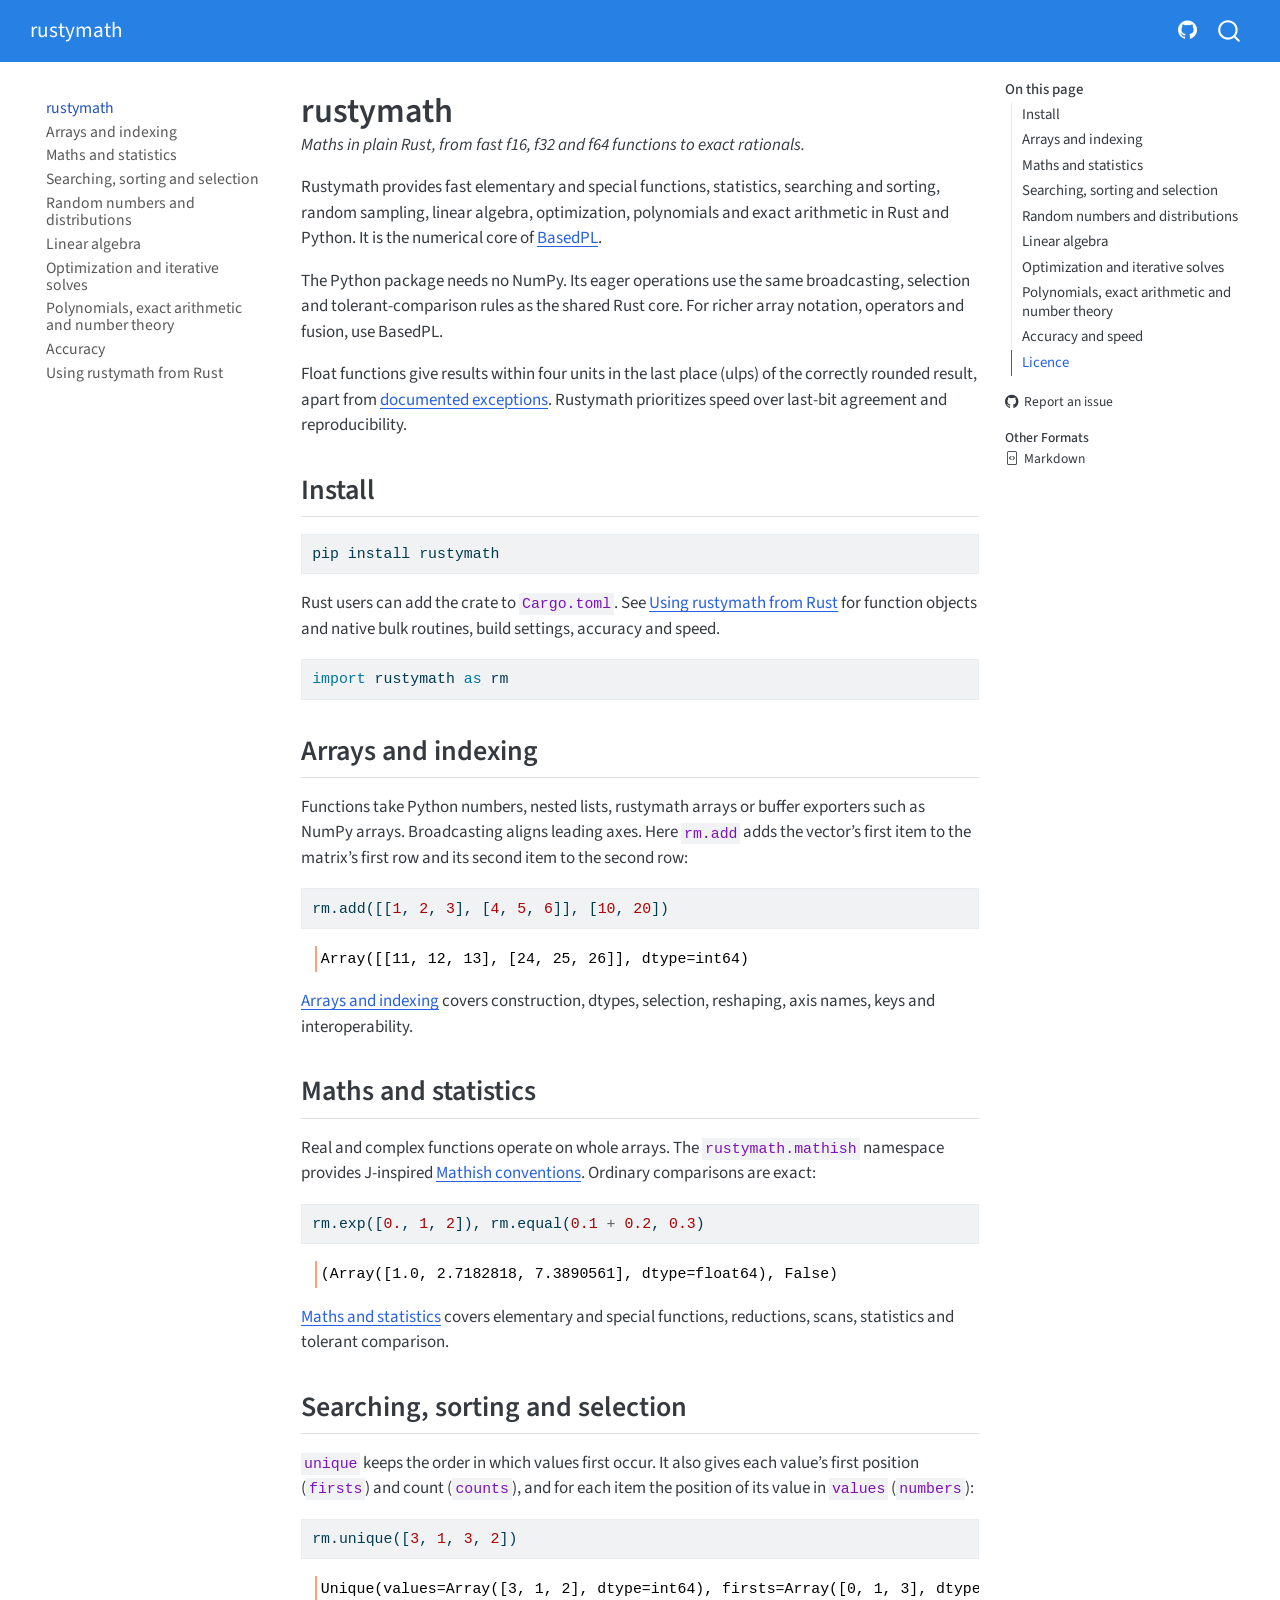
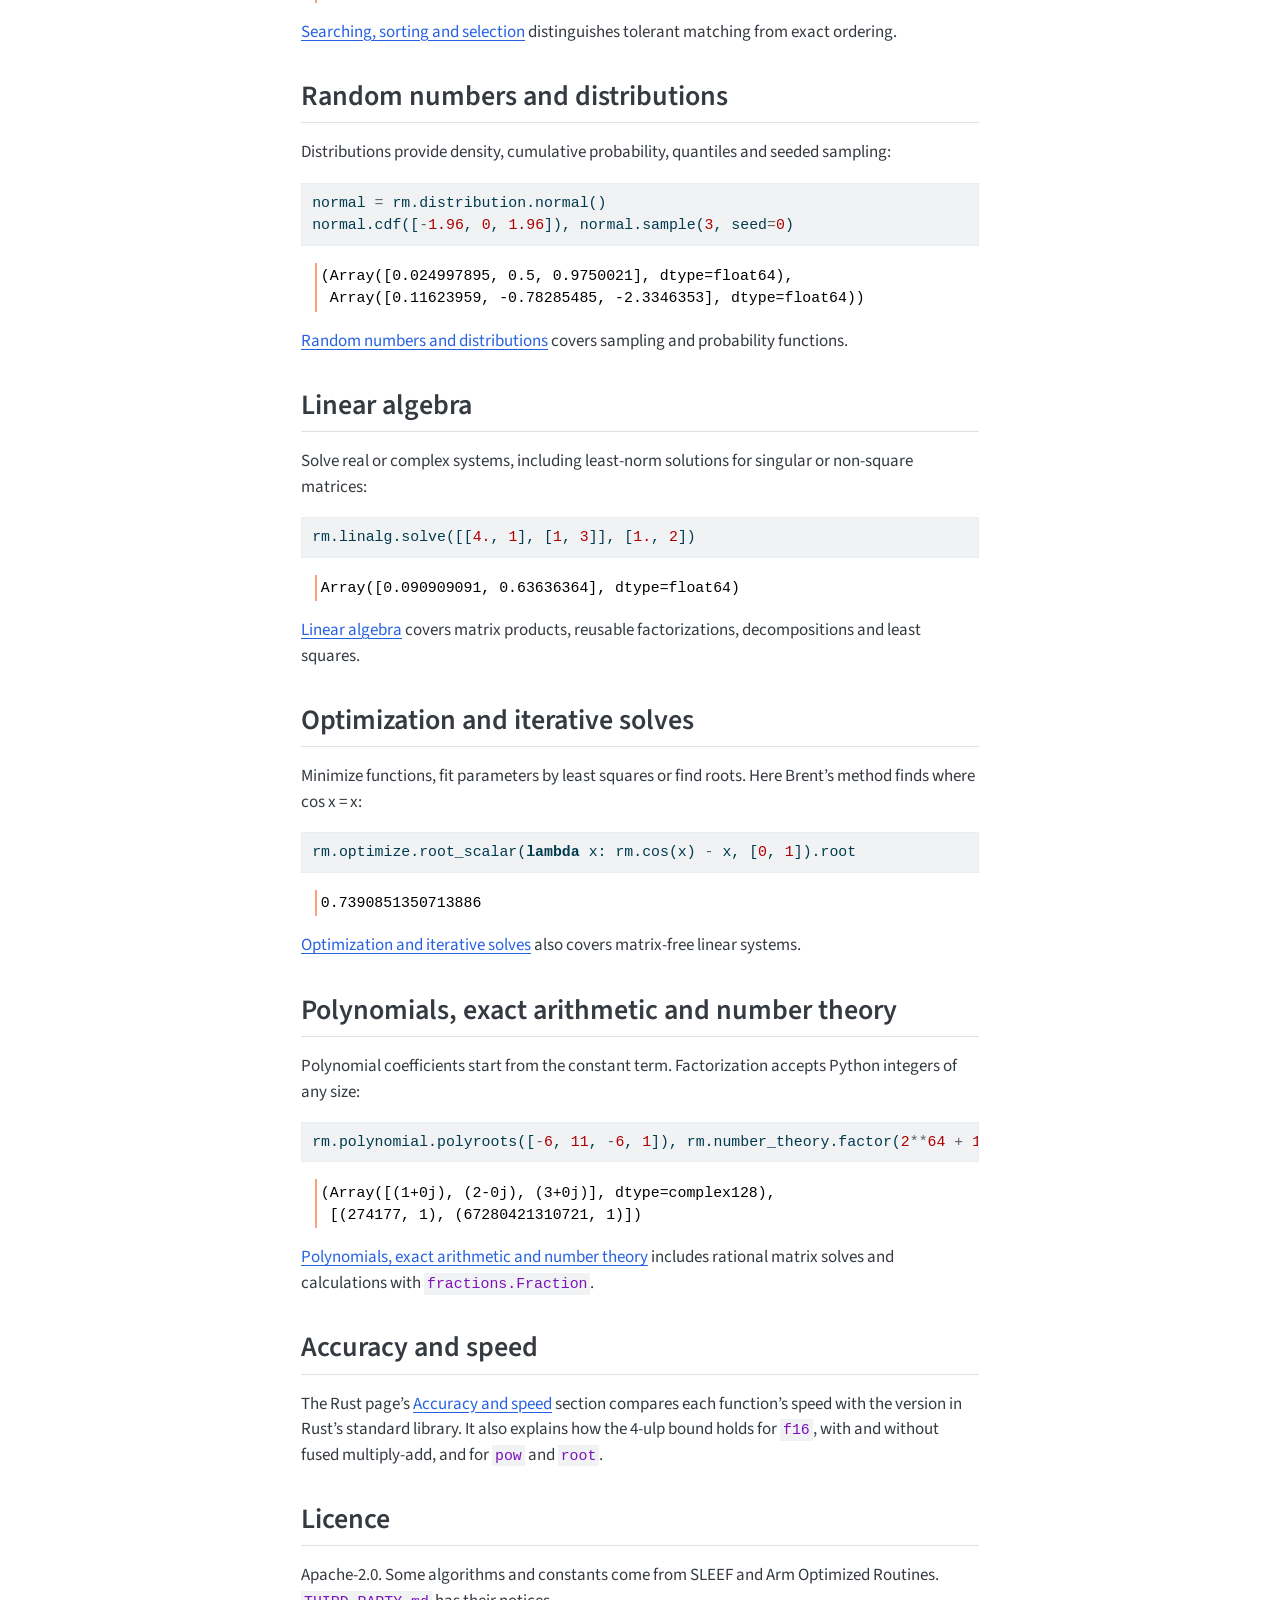
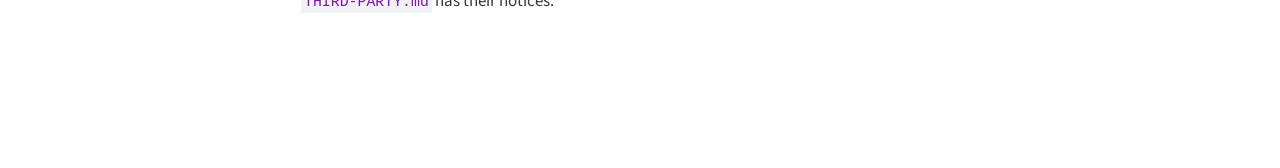
<file: index.html>
<!DOCTYPE html>
<html xmlns="http://www.w3.org/1999/xhtml" lang="en" xml:lang="en"><head>

<meta charset="utf-8">
<meta name="generator" content="quarto-1.11.9">

<meta name="viewport" content="width=device-width, initial-scale=1.0, user-scalable=yes">

<meta name="description" content="Maths in plain Rust, from fast f16, f32 and f64 functions to exact rationals.">

<title>rustymath</title>
<style>
/* Default styles provided by pandoc.
** See https://pandoc.org/MANUAL.html#variables-for-html for config info.
*/
span.smallcaps{font-variant: small-caps;}
div.columns{display: flex; gap: 1.5em;}
div.column{flex: auto;}
@media screen {
div.columns{gap: min(4vw, 1.5em);}
div.column{overflow-x: auto;}
}
div.hanging-indent{margin-left: 1.5em; text-indent: -1.5em;}
ul.task-list{list-style: none;}
ul.task-list li input[type="checkbox"] {
  width: 0.8em;
  margin: 0 0.8em 0.2em -1em; /* quarto-specific, see https://github.com/quarto-dev/quarto-cli/issues/4556 */ 
  vertical-align: middle;
}
/* CSS for syntax highlighting */
html { -webkit-text-size-adjust: 100%; }
pre > code.sourceCode { white-space: pre; position: relative; }
pre > code.sourceCode > span { display: inline-block; line-height: 1.25; }
pre > code.sourceCode > span:empty { height: 1.2em; }
.sourceCode { overflow: visible; }
code.sourceCode > span { color: inherit; text-decoration: inherit; }
div.sourceCode { margin: 1em 0; }
pre.sourceCode { margin: 0; }
@media screen {
div.sourceCode { overflow: auto; }
}
@media print {
pre > code.sourceCode { white-space: pre-wrap; }
pre > code.sourceCode > span { text-indent: -5em; padding-left: 5em; }
}
pre.numberSource code
  { counter-reset: source-line 0; }
pre.numberSource code > span
  { position: relative; left: -4em; counter-increment: source-line; }
pre.numberSource code > span > a:first-child::before
  { content: counter(source-line);
    position: relative; left: -1em; text-align: right; vertical-align: baseline;
    border: none; display: inline-block;
    -webkit-touch-callout: none; -webkit-user-select: none;
    -khtml-user-select: none; -moz-user-select: none;
    -ms-user-select: none; user-select: none;
    padding: 0 4px; width: 4em;
  }
pre.numberSource { margin-left: 3em;  padding-left: 4px; }
div.sourceCode
  {   }
@media screen {
pre > code.sourceCode > span > a:first-child::before { text-decoration: underline; }
}
</style>


<script src="site_libs/quarto-nav/quarto-nav.js"></script>
<script src="site_libs/quarto-nav/headroom.min.js"></script>
<script src="site_libs/clipboard/clipboard.min.js"></script>
<script src="site_libs/quarto-search/autocomplete.umd.js"></script>
<script src="site_libs/quarto-search/fuse.min.js"></script>
<script src="site_libs/quarto-search/quarto-search.js"></script>
<meta name="quarto:offset" content="./">
<script src="site_libs/quarto-html/quarto.js" type="module"></script>
<script src="site_libs/quarto-html/tabsets/tabsets.js" type="module"></script>
<script src="site_libs/quarto-html/scrollable-regions/scrollable-regions.js" type="module"></script>
<script src="site_libs/quarto-html/popper.min.js"></script>
<script src="site_libs/quarto-html/tippy.umd.min.js"></script>
<script src="site_libs/quarto-html/anchor.min.js"></script>
<link href="site_libs/quarto-html/tippy.css" rel="stylesheet">
<link href="site_libs/quarto-html/quarto-syntax-highlighting-63b5708e65d6cd79cd7618c58d0c21e7.css" rel="stylesheet" id="quarto-text-highlighting-styles">
<script src="site_libs/bootstrap/bootstrap.min.js"></script>
<link href="site_libs/bootstrap/bootstrap-icons.css" rel="stylesheet">
<link href="site_libs/bootstrap/bootstrap-f803fa4e565d46961d2a1845e6c2e3f5.min.css" rel="stylesheet" append-hash="true" id="quarto-bootstrap" data-mode="light">
<script id="quarto-search-options" type="application/json">{
  "location": "navbar",
  "copy-button": false,
  "collapse-after": 3,
  "panel-placement": "end",
  "type": "overlay",
  "limit": 50,
  "keyboard-shortcut": [
    "f",
    "/",
    "s"
  ],
  "show-item-context": false,
  "language": {
    "search-no-results-text": "No results",
    "search-matching-documents-text": "matching documents",
    "search-copy-link-title": "Copy link to search",
    "search-hide-matches-text": "Hide additional matches",
    "search-more-match-text": "more match in this document",
    "search-more-matches-text": "more matches in this document",
    "search-clear-button-title": "Clear",
    "search-text-placeholder": "",
    "search-detached-cancel-button-title": "Cancel",
    "search-submit-button-title": "Submit",
    "search-label": "Search"
  }
}</script>


<link rel="stylesheet" href="styles.css">
<meta property="og:title" content="rustymath">
<meta property="og:description" content="Maths in plain Rust, from fast f16, f32 and f64 functions to exact rationals.">
<meta property="og:site_name" content="rustymath">
<meta name="twitter:title" content="rustymath">
<meta name="twitter:description" content="Maths in plain Rust, from fast f16, f32 and f64 functions to exact rationals.">
<meta name="twitter:card" content="summary">
</head>

<body class="nav-sidebar floating nav-fixed quarto-light"><a id="quarto-skip-link" class="visually-hidden-focusable" href="#quarto-document-content">Skip to main content</a>

<div id="quarto-search-results"></div>
  <header id="quarto-header" class="headroom fixed-top">
    <nav class="navbar navbar-expand-lg " data-bs-theme="dark" aria-label="Site">
      <div class="navbar-container container-fluid">
      <div class="navbar-brand-container mx-auto">
    <a class="navbar-brand" href="./index.html">
    <span class="navbar-title">rustymath</span>
    </a>
  </div>
          <button class="navbar-toggler" type="button" data-bs-toggle="collapse" data-bs-target="#navbarCollapse" aria-controls="navbarCollapse" aria-expanded="false" aria-label="Toggle navigation" onclick="if (window.quartoToggleHeadroom) { window.quartoToggleHeadroom(); }">
  <span class="navbar-toggler-icon"></span>
</button>
          <div class="collapse navbar-collapse" id="navbarCollapse">
            <ul class="navbar-nav navbar-nav-scroll ms-auto">
  <li class="nav-item compact">
    <a class="nav-link" href="https://github.com/AnswerDotAI/rustymath"> <i class="bi bi-github" role="img">
</i> 
<span class="menu-text"></span></a>
  </li>  
</ul>
          </div> <!-- /navcollapse -->
            <div class="quarto-navbar-tools">
</div>
            <div id="quarto-search" class="" title="Search"></div>
      </div> <!-- /container-fluid -->
    </nav>
  <nav class="quarto-secondary-nav" aria-label="Toolbar">
    <div class="container-fluid d-flex">
      <button type="button" class="quarto-btn-toggle btn" data-bs-toggle="collapse" role="button" data-bs-target=".quarto-sidebar-collapse-item" aria-controls="quarto-sidebar" aria-expanded="false" aria-label="Toggle sidebar navigation" onclick="if (window.quartoToggleHeadroom) { window.quartoToggleHeadroom(); }">
        <i class="bi bi-layout-text-sidebar-reverse"></i>
      </button>
        <nav class="quarto-page-breadcrumbs" aria-label="Breadcrumbs"><ol class="breadcrumb"><li class="breadcrumb-item"><a href="./index.html">rustymath</a></li></ol></nav>
        <a class="flex-grow-1" data-bs-toggle="collapse" data-bs-target=".quarto-sidebar-collapse-item" onclick="if (window.quartoToggleHeadroom) { window.quartoToggleHeadroom(); }">      
        </a>
    </div>
  </nav>
</header>
<!-- content -->
<div id="quarto-content" class="quarto-container page-columns page-rows-contents page-layout-article page-navbar">
<!-- sidebar -->
  <nav id="quarto-sidebar" class="sidebar collapse collapse-horizontal quarto-sidebar-collapse-item sidebar-navigation floating overflow-auto" aria-label="Section">
    <div class="sidebar-menu-container"> 
    <ul class="list-unstyled mt-1">
        <li class="sidebar-item">
  <div class="sidebar-item-container"> 
  <a href="./index.html" class="sidebar-item-text sidebar-link active">
 <span class="menu-text">rustymath</span></a>
  </div>
</li>
        <li class="sidebar-item">
  <div class="sidebar-item-container"> 
  <a href="./arrays.html" class="sidebar-item-text sidebar-link">
 <span class="menu-text">Arrays and indexing</span></a>
  </div>
</li>
        <li class="sidebar-item">
  <div class="sidebar-item-container"> 
  <a href="./math.html" class="sidebar-item-text sidebar-link">
 <span class="menu-text">Maths and statistics</span></a>
  </div>
</li>
        <li class="sidebar-item">
  <div class="sidebar-item-container"> 
  <a href="./search.html" class="sidebar-item-text sidebar-link">
 <span class="menu-text">Searching, sorting and selection</span></a>
  </div>
</li>
        <li class="sidebar-item">
  <div class="sidebar-item-container"> 
  <a href="./random.html" class="sidebar-item-text sidebar-link">
 <span class="menu-text">Random numbers and distributions</span></a>
  </div>
</li>
        <li class="sidebar-item">
  <div class="sidebar-item-container"> 
  <a href="./linalg.html" class="sidebar-item-text sidebar-link">
 <span class="menu-text">Linear algebra</span></a>
  </div>
</li>
        <li class="sidebar-item">
  <div class="sidebar-item-container"> 
  <a href="./optimize.html" class="sidebar-item-text sidebar-link">
 <span class="menu-text">Optimization and iterative solves</span></a>
  </div>
</li>
        <li class="sidebar-item">
  <div class="sidebar-item-container"> 
  <a href="./exact.html" class="sidebar-item-text sidebar-link">
 <span class="menu-text">Polynomials, exact arithmetic and number theory</span></a>
  </div>
</li>
        <li class="sidebar-item">
  <div class="sidebar-item-container"> 
  <a href="./accuracy.html" class="sidebar-item-text sidebar-link">
 <span class="menu-text">Accuracy</span></a>
  </div>
</li>
        <li class="sidebar-item">
  <div class="sidebar-item-container"> 
  <a href="./rust.html" class="sidebar-item-text sidebar-link">
 <span class="menu-text">Using rustymath from Rust</span></a>
  </div>
</li>
    </ul>
    </div>
</nav>
<div id="quarto-sidebar-glass" class="quarto-sidebar-collapse-item" data-bs-toggle="collapse" data-bs-target=".quarto-sidebar-collapse-item"></div>
<!-- margin-sidebar -->
    <div id="quarto-margin-sidebar" class="sidebar margin-sidebar">
        <nav id="TOC" role="doc-toc" aria-labelledby="toc-title" class="toc-active">
    <h2 id="toc-title">On this page</h2>
   
  <ul>
  <li><a href="#install" id="toc-install" class="nav-link active" data-scroll-target="#install">Install</a></li>
  <li><a href="#arrays-and-indexing" id="toc-arrays-and-indexing" class="nav-link" data-scroll-target="#arrays-and-indexing">Arrays and indexing</a></li>
  <li><a href="#maths-and-statistics" id="toc-maths-and-statistics" class="nav-link" data-scroll-target="#maths-and-statistics">Maths and statistics</a></li>
  <li><a href="#searching-sorting-and-selection" id="toc-searching-sorting-and-selection" class="nav-link" data-scroll-target="#searching-sorting-and-selection">Searching, sorting and selection</a></li>
  <li><a href="#random-numbers-and-distributions" id="toc-random-numbers-and-distributions" class="nav-link" data-scroll-target="#random-numbers-and-distributions">Random numbers and distributions</a></li>
  <li><a href="#linear-algebra" id="toc-linear-algebra" class="nav-link" data-scroll-target="#linear-algebra">Linear algebra</a></li>
  <li><a href="#optimization-and-iterative-solves" id="toc-optimization-and-iterative-solves" class="nav-link" data-scroll-target="#optimization-and-iterative-solves">Optimization and iterative solves</a></li>
  <li><a href="#polynomials-exact-arithmetic-and-number-theory" id="toc-polynomials-exact-arithmetic-and-number-theory" class="nav-link" data-scroll-target="#polynomials-exact-arithmetic-and-number-theory">Polynomials, exact arithmetic and number theory</a></li>
  <li><a href="#accuracy-and-speed" id="toc-accuracy-and-speed" class="nav-link" data-scroll-target="#accuracy-and-speed">Accuracy and speed</a></li>
  <li><a href="#licence" id="toc-licence" class="nav-link" data-scroll-target="#licence">Licence</a></li>
  </ul>
<div class="toc-actions"><ul><li><a href="https://github.com/AnswerDotAI/rustymath/issues/new" class="toc-action"><i class="bi bi-github"></i>Report an issue</a></li></ul></div><div class="quarto-alternate-formats"><h2>Other Formats</h2><ul><li><a href="index.html.md"><i class="bi bi-file-code"></i>Markdown</a></li></ul></div></nav>
    </div>
<!-- main -->
<main class="content" id="quarto-document-content" tabindex="-1">

<header id="title-block-header" class="quarto-title-block default">
<div class="quarto-title">
<h1 class="title">rustymath</h1>
</div>

<div>
  <div class="description">
    Maths in plain Rust, from fast f16, f32 and f64 functions to exact rationals.
  </div>
</div>


<div class="quarto-title-meta">

    
  
    
  </div>
  


</header>


<!-- WARNING: THIS FILE WAS AUTOGENERATED! DO NOT EDIT! -->
<p>Rustymath provides fast elementary and special functions, statistics, searching and sorting, random sampling, linear algebra, optimization, polynomials and exact arithmetic in Rust and Python. It is the numerical core of <a href="https://answerdotai.github.io/basedpl/">BasedPL</a>.</p>
<p>The Python package needs no NumPy. Its eager operations use the same broadcasting, selection and tolerant-comparison rules as the shared Rust core. For richer array notation, operators and fusion, use BasedPL.</p>
<p>Float functions give results within four units in the last place (ulps) of the correctly rounded result, apart from <a href="./accuracy.html">documented exceptions</a>. Rustymath prioritizes speed over last-bit agreement and reproducibility.</p>
<section id="install" class="level2">
<h2 class="anchored" data-anchor-id="install">Install</h2>
<div class="code-copy-outer-scaffold"><div class="sourceCode" id="cb1"><pre class="sourceCode sh code-with-copy"><code class="sourceCode bash"><span id="cb1-1"><a href="#cb1-1" aria-hidden="true" tabindex="-1"></a><span class="ex">pip</span> install rustymath</span></code></pre></div><button title="Copy to Clipboard" class="code-copy-button"><i class="bi"></i></button></div>
<p>Rust users can add the crate to <code>Cargo.toml</code>. See <a href="https://answerdotai.github.io/rustymath/rust.html">Using rustymath from Rust</a> for function objects and native bulk routines, build settings, accuracy and speed.</p>
<div id="b8a4c11a" class="cell">
<div class="code-copy-outer-scaffold"><div class="sourceCode cell-code" id="cb2"><pre class="sourceCode python code-with-copy"><code class="sourceCode python"><span id="cb2-1"><a href="#cb2-1" aria-hidden="true" tabindex="-1"></a><span class="im">import</span> rustymath <span class="im">as</span> rm</span></code></pre></div><button title="Copy to Clipboard" class="code-copy-button"><i class="bi"></i></button></div>
</div>
</section>
<section id="arrays-and-indexing" class="level2">
<h2 class="anchored" data-anchor-id="arrays-and-indexing">Arrays and indexing</h2>
<p>Functions take Python numbers, nested lists, rustymath arrays or buffer exporters such as NumPy arrays. Broadcasting aligns leading axes. Here <code>rm.add</code> adds the vector’s first item to the matrix’s first row and its second item to the second row:</p>
<div id="85f55c76" class="cell">
<div class="code-copy-outer-scaffold"><div class="sourceCode cell-code" id="cb3"><pre class="sourceCode python code-with-copy"><code class="sourceCode python"><span id="cb3-1"><a href="#cb3-1" aria-hidden="true" tabindex="-1"></a>rm.add([[<span class="dv">1</span>, <span class="dv">2</span>, <span class="dv">3</span>], [<span class="dv">4</span>, <span class="dv">5</span>, <span class="dv">6</span>]], [<span class="dv">10</span>, <span class="dv">20</span>])</span></code></pre></div><button title="Copy to Clipboard" class="code-copy-button"><i class="bi"></i></button></div>
<div class="cell-output cell-output-display">
<pre><code>Array([[11, 12, 13], [24, 25, 26]], dtype=int64)</code></pre>
</div>
</div>
<p><a href="https://answerdotai.github.io/rustymath/arrays.html">Arrays and indexing</a> covers construction, dtypes, selection, reshaping, axis names, keys and interoperability.</p>
</section>
<section id="maths-and-statistics" class="level2">
<h2 class="anchored" data-anchor-id="maths-and-statistics">Maths and statistics</h2>
<p>Real and complex functions operate on whole arrays. The <code>rustymath.mathish</code> namespace provides J-inspired <a href="./math.html#mathish-mode">Mathish conventions</a>. Ordinary comparisons are exact:</p>
<div id="2b24b0e5" class="cell">
<div class="code-copy-outer-scaffold"><div class="sourceCode cell-code" id="cb5"><pre class="sourceCode python code-with-copy"><code class="sourceCode python"><span id="cb5-1"><a href="#cb5-1" aria-hidden="true" tabindex="-1"></a>rm.exp([<span class="fl">0.</span>, <span class="dv">1</span>, <span class="dv">2</span>]), rm.equal(<span class="fl">0.1</span> <span class="op">+</span> <span class="fl">0.2</span>, <span class="fl">0.3</span>)</span></code></pre></div><button title="Copy to Clipboard" class="code-copy-button"><i class="bi"></i></button></div>
<div class="cell-output cell-output-display">
<pre><code>(Array([1.0, 2.7182818, 7.3890561], dtype=float64), False)</code></pre>
</div>
</div>
<p><a href="https://answerdotai.github.io/rustymath/math.html">Maths and statistics</a> covers elementary and special functions, reductions, scans, statistics and tolerant comparison.</p>
</section>
<section id="searching-sorting-and-selection" class="level2">
<h2 class="anchored" data-anchor-id="searching-sorting-and-selection">Searching, sorting and selection</h2>
<p><code>unique</code> keeps the order in which values first occur. It also gives each value’s first position (<code>firsts</code>) and count (<code>counts</code>), and for each item the position of its value in <code>values</code> (<code>numbers</code>):</p>
<div id="10d23025" class="cell">
<div class="code-copy-outer-scaffold"><div class="sourceCode cell-code" id="cb7"><pre class="sourceCode python code-with-copy"><code class="sourceCode python"><span id="cb7-1"><a href="#cb7-1" aria-hidden="true" tabindex="-1"></a>rm.unique([<span class="dv">3</span>, <span class="dv">1</span>, <span class="dv">3</span>, <span class="dv">2</span>])</span></code></pre></div><button title="Copy to Clipboard" class="code-copy-button"><i class="bi"></i></button></div>
<div class="cell-output cell-output-display">
<pre><code>Unique(values=Array([3, 1, 2], dtype=int64), firsts=Array([0, 1, 3], dtype=int64), numbers=Array([0, 1, 0, 2], dtype=int64), counts=Array([2, 1, 1], dtype=int64))</code></pre>
</div>
</div>
<p><a href="https://answerdotai.github.io/rustymath/search.html">Searching, sorting and selection</a> distinguishes tolerant matching from exact ordering.</p>
</section>
<section id="random-numbers-and-distributions" class="level2">
<h2 class="anchored" data-anchor-id="random-numbers-and-distributions">Random numbers and distributions</h2>
<p>Distributions provide density, cumulative probability, quantiles and seeded sampling:</p>
<div id="f371d4d6" class="cell">
<div class="code-copy-outer-scaffold"><div class="sourceCode cell-code" id="cb9"><pre class="sourceCode python code-with-copy"><code class="sourceCode python"><span id="cb9-1"><a href="#cb9-1" aria-hidden="true" tabindex="-1"></a>normal <span class="op">=</span> rm.distribution.normal()</span>
<span id="cb9-2"><a href="#cb9-2" aria-hidden="true" tabindex="-1"></a>normal.cdf([<span class="op">-</span><span class="fl">1.96</span>, <span class="dv">0</span>, <span class="fl">1.96</span>]), normal.sample(<span class="dv">3</span>, seed<span class="op">=</span><span class="dv">0</span>)</span></code></pre></div><button title="Copy to Clipboard" class="code-copy-button"><i class="bi"></i></button></div>
<div class="cell-output cell-output-display">
<pre><code>(Array([0.024997895, 0.5, 0.9750021], dtype=float64),
 Array([0.11623959, -0.78285485, -2.3346353], dtype=float64))</code></pre>
</div>
</div>
<p><a href="https://answerdotai.github.io/rustymath/random.html">Random numbers and distributions</a> covers sampling and probability functions.</p>
</section>
<section id="linear-algebra" class="level2">
<h2 class="anchored" data-anchor-id="linear-algebra">Linear algebra</h2>
<p>Solve real or complex systems, including least-norm solutions for singular or non-square matrices:</p>
<div id="69c35d02" class="cell">
<div class="code-copy-outer-scaffold"><div class="sourceCode cell-code" id="cb11"><pre class="sourceCode python code-with-copy"><code class="sourceCode python"><span id="cb11-1"><a href="#cb11-1" aria-hidden="true" tabindex="-1"></a>rm.linalg.solve([[<span class="fl">4.</span>, <span class="dv">1</span>], [<span class="dv">1</span>, <span class="dv">3</span>]], [<span class="fl">1.</span>, <span class="dv">2</span>])</span></code></pre></div><button title="Copy to Clipboard" class="code-copy-button"><i class="bi"></i></button></div>
<div class="cell-output cell-output-display">
<pre><code>Array([0.090909091, 0.63636364], dtype=float64)</code></pre>
</div>
</div>
<p><a href="https://answerdotai.github.io/rustymath/linalg.html">Linear algebra</a> covers matrix products, reusable factorizations, decompositions and least squares.</p>
</section>
<section id="optimization-and-iterative-solves" class="level2">
<h2 class="anchored" data-anchor-id="optimization-and-iterative-solves">Optimization and iterative solves</h2>
<p>Minimize functions, fit parameters by least squares or find roots. Here Brent’s method finds where cos x = x:</p>
<div id="7187de7e" class="cell">
<div class="code-copy-outer-scaffold"><div class="sourceCode cell-code" id="cb13"><pre class="sourceCode python code-with-copy"><code class="sourceCode python"><span id="cb13-1"><a href="#cb13-1" aria-hidden="true" tabindex="-1"></a>rm.optimize.root_scalar(<span class="kw">lambda</span> x: rm.cos(x) <span class="op">-</span> x, [<span class="dv">0</span>, <span class="dv">1</span>]).root</span></code></pre></div><button title="Copy to Clipboard" class="code-copy-button"><i class="bi"></i></button></div>
<div class="cell-output cell-output-display">
<pre><code>0.7390851350713886</code></pre>
</div>
</div>
<p><a href="https://answerdotai.github.io/rustymath/optimize.html">Optimization and iterative solves</a> also covers matrix-free linear systems.</p>
</section>
<section id="polynomials-exact-arithmetic-and-number-theory" class="level2">
<h2 class="anchored" data-anchor-id="polynomials-exact-arithmetic-and-number-theory">Polynomials, exact arithmetic and number theory</h2>
<p>Polynomial coefficients start from the constant term. Factorization accepts Python integers of any size:</p>
<div id="1249af23" class="cell">
<div class="code-copy-outer-scaffold"><div class="sourceCode cell-code" id="cb15"><pre class="sourceCode python code-with-copy"><code class="sourceCode python"><span id="cb15-1"><a href="#cb15-1" aria-hidden="true" tabindex="-1"></a>rm.polynomial.polyroots([<span class="op">-</span><span class="dv">6</span>, <span class="dv">11</span>, <span class="op">-</span><span class="dv">6</span>, <span class="dv">1</span>]), rm.number_theory.factor(<span class="dv">2</span><span class="op">**</span><span class="dv">64</span> <span class="op">+</span> <span class="dv">1</span>)</span></code></pre></div><button title="Copy to Clipboard" class="code-copy-button"><i class="bi"></i></button></div>
<div class="cell-output cell-output-display">
<pre><code>(Array([(1+0j), (2-0j), (3+0j)], dtype=complex128),
 [(274177, 1), (67280421310721, 1)])</code></pre>
</div>
</div>
<p><a href="https://answerdotai.github.io/rustymath/exact.html">Polynomials, exact arithmetic and number theory</a> includes rational matrix solves and calculations with <code>fractions.Fraction</code>.</p>
</section>
<section id="accuracy-and-speed" class="level2">
<h2 class="anchored" data-anchor-id="accuracy-and-speed">Accuracy and speed</h2>
<p>The Rust page’s <a href="https://answerdotai.github.io/rustymath/rust.html#accuracy-and-speed">Accuracy and speed</a> section compares each function’s speed with the version in Rust’s standard library. It also explains how the 4-ulp bound holds for <code>f16</code>, with and without fused multiply-add, and for <code>pow</code> and <code>root</code>.</p>
</section>
<section id="licence" class="level2">
<h2 class="anchored" data-anchor-id="licence">Licence</h2>
<p>Apache-2.0. Some algorithms and constants come from SLEEF and Arm Optimized Routines. <code>THIRD-PARTY.md</code> has their notices.</p>


</section>

</main> <!-- /main -->
<script id="quarto-html-after-body" type="application/javascript">
  window.document.addEventListener("DOMContentLoaded", function (event) {
    const icon = "";
    const anchorJS = new window.AnchorJS();
    anchorJS.options = {
      placement: 'right',
      icon: icon
    };
    anchorJS.add('.anchored');
    const isCodeAnnotation = (el) => {
      for (const clz of el.classList) {
        if (clz.startsWith('code-annotation-')) {                     
          return true;
        }
      }
      return false;
    }
    const onCopySuccess = function(e) {
      // button target
      const button = e.trigger;
      // don't keep focus
      button.blur();
      // flash "checked"
      button.classList.add('code-copy-button-checked');
      var currentTitle = button.getAttribute("title");
      button.setAttribute("title", "Copied!");
      let tooltip;
      if (window.bootstrap) {
        button.setAttribute("data-bs-toggle", "tooltip");
        button.setAttribute("data-bs-placement", "left");
        button.setAttribute("data-bs-title", "Copied!");
        tooltip = new bootstrap.Tooltip(button, 
          { trigger: "manual", 
            customClass: "code-copy-button-tooltip",
            offset: [0, -8]});
        tooltip.show();    
      }
      setTimeout(function() {
        if (tooltip) {
          tooltip.hide();
          button.removeAttribute("data-bs-title");
          button.removeAttribute("data-bs-toggle");
          button.removeAttribute("data-bs-placement");
        }
        button.setAttribute("title", currentTitle);
        button.classList.remove('code-copy-button-checked');
      }, 1000);
      // clear code selection
      e.clearSelection();
    }
    const getTextToCopy = function(trigger) {
      const outerScaffold = trigger.parentElement.cloneNode(true);
      const codeEl = outerScaffold.querySelector('code');
      for (const childEl of codeEl.children) {
        if (isCodeAnnotation(childEl)) {
          childEl.remove();
        }
      }
      return codeEl.innerText;
    }
    const clipboard = new window.ClipboardJS('.code-copy-button:not([data-in-quarto-modal])', {
      text: getTextToCopy
    });
    clipboard.on('success', onCopySuccess);
    if (window.document.getElementById('quarto-embedded-source-code-modal')) {
      const clipboardModal = new window.ClipboardJS('.code-copy-button[data-in-quarto-modal]', {
        text: getTextToCopy,
        container: window.document.getElementById('quarto-embedded-source-code-modal')
      });
      clipboardModal.on('success', onCopySuccess);
    }
      var localhostRegex = new RegExp(/^(?:http|https):\/\/localhost\:?[0-9]*\//);
      var mailtoRegex = new RegExp(/^mailto:/);
        var filterRegex = new RegExp("https:\/\/answerdotai\.github\.io\/rustymath");
      var isInternal = (href) => {
          return filterRegex.test(href) || localhostRegex.test(href) || mailtoRegex.test(href);
      }
      // Inspect non-navigation links and adorn them if external
      window.quartoDecorateExternalLinks = function (root) {
     var links = (root || window.document).querySelectorAll('a[href]:not(.nav-link):not(.navbar-brand):not(.toc-action):not(.sidebar-link):not(.sidebar-item-toggle):not(.pagination-link):not(.no-external):not([aria-hidden]):not(.dropdown-item):not(.quarto-navigation-tool):not(.about-link)');
      for (var i=0; i<links.length; i++) {
        const link = links[i];
        if (!isInternal(link.href)) {
          // undo the damage that might have been done by quarto-nav.js in the case of
          // links that we want to consider external
          if (link.dataset.originalHref !== undefined) {
            link.href = link.dataset.originalHref;
          }
          if (!link.classList.contains('no-external-icon')) {
          }
        }
      }
      };
      window.quartoDecorateExternalLinks(window.document);
    // Esc closes the popup (WCAG 1.4.13) and focus leaving both trigger and
    // popup closes it (WCAG 2.4.11); tippy handles neither for interactive popups.
    const hideOnEscAndFocusOut = {
      name: 'hideOnEscAndFocusOut',
      defaultValue: true,
      fn(instance) {
        const dismiss = () => {
          // A show scheduled by the trigger delay would otherwise reopen it
          instance.clearDelayTimeouts();
          instance.hide();
        };
        const onKeyDown = (event) => {
          if (event.key !== 'Escape') {
            return;
          }
          // Keep Esc from also reaching page handlers (e.g. reveal.js overview),
          // except an open reveal.js slide menu, which Esc should close too.
          // The menu handles keys only when its keyboard option is on.
          const menuHandlesEsc = window.Reveal?.getPlugin?.('menu')?.isOpen() &&
            window.Reveal.getConfig().menu?.keyboard !== false;
          if (!menuHandlesEsc) {
            event.stopPropagation();
          }
          if (instance.popper.contains(window.document.activeElement)) {
            // Disabled while refocusing so the focus trigger does not reopen it
            instance.disable();
            instance.reference.focus();
            instance.enable();
          }
          dismiss();
        };
        const onFocusOut = (event) => {
          const target = event.relatedTarget;
          if (target && !instance.reference.contains(target) &&
              !instance.popper.contains(target)) {
            dismiss();
          }
        };
        // On the trigger too: a click trigger (code-annotations: select) has no
        // blur handling. Attached for the instance's lifetime so leaving the
        // trigger also cancels a show still pending on the trigger delay.
        instance.reference.addEventListener('focusout', onFocusOut);
        return {
          onShow() {
            window.document.addEventListener('keydown', onKeyDown, true);
            instance.popper.addEventListener('focusout', onFocusOut);
          },
          onHide() {
            window.document.removeEventListener('keydown', onKeyDown, true);
            instance.popper.removeEventListener('focusout', onFocusOut);
          },
          onDestroy() {
            instance.reference.removeEventListener('focusout', onFocusOut);
          },
        };
      },
    };
    function tippyHover(el, contentFn, onTriggerFn, onUntriggerFn) {
      const config = {
        allowHTML: true,
        maxWidth: 500,
        delay: 100,
        arrow: false,
        appendTo: function(el) {
            return el.parentElement;
        },
        interactive: true,
        interactiveBorder: 10,
        theme: 'quarto',
        placement: 'bottom-start',
        plugins: [hideOnEscAndFocusOut],
      };
      if (contentFn) {
        config.content = contentFn;
      }
      if (onTriggerFn) {
        config.onTrigger = onTriggerFn;
      }
      if (onUntriggerFn) {
        config.onUntrigger = onUntriggerFn;
      }
      window.tippy(el, config); 
    }
    const noterefs = window.document.querySelectorAll('a[role="doc-noteref"]');
    for (var i=0; i<noterefs.length; i++) {
      const ref = noterefs[i];
      tippyHover(ref, function() {
        // use id or data attribute instead here
        let href = ref.getAttribute('data-footnote-href') || ref.getAttribute('href');
        try { href = new URL(href).hash; } catch {}
        const id = href.replace(/^#\/?/, "");
        const note = window.document.getElementById(id);
        if (note) {
          return note.innerHTML;
        } else {
          return "";
        }
      });
    }
    const xrefs = window.document.querySelectorAll('a.quarto-xref');
    const processXRef = (id, note) => {
      // Strip column container classes
      const stripColumnClz = (el) => {
        el.classList.remove("page-full", "page-columns");
        if (el.children) {
          for (const child of el.children) {
            stripColumnClz(child);
          }
        }
      }
      stripColumnClz(note)
      if (id === null || id.startsWith('sec-')) {
        // Special case sections, only their first couple elements
        const container = document.createElement("div");
        if (note.children && note.children.length > 2) {
          container.appendChild(note.children[0].cloneNode(true));
          for (let i = 1; i < note.children.length; i++) {
            const child = note.children[i];
            if (child.tagName === "P" && child.innerText === "") {
              continue;
            } else {
              container.appendChild(child.cloneNode(true));
              break;
            }
          }
          if (window.Quarto?.typesetMath) {
            window.Quarto.typesetMath(container);
          }
          return container.innerHTML
        } else {
          if (window.Quarto?.typesetMath) {
            window.Quarto.typesetMath(note);
          }
          return note.innerHTML;
        }
      } else {
        // Remove any anchor links if they are present
        const anchorLink = note.querySelector('a.anchorjs-link');
        if (anchorLink) {
          anchorLink.remove();
        }
        if (window.Quarto?.typesetMath) {
          window.Quarto.typesetMath(note);
        }
        if (note.classList.contains("callout")) {
          return note.outerHTML;
        } else {
          return note.innerHTML;
        }
      }
    }
    for (var i=0; i<xrefs.length; i++) {
      const xref = xrefs[i];
      tippyHover(xref, undefined, function(instance) {
        instance.disable();
        let url = xref.getAttribute('href');
        let hash = undefined; 
        if (url.startsWith('#')) {
          hash = url;
        } else {
          try { hash = new URL(url).hash; } catch {}
        }
        if (hash) {
          const id = hash.replace(/^#\/?/, "");
          const note = window.document.getElementById(id);
          if (note !== null) {
            try {
              const html = processXRef(id, note.cloneNode(true));
              instance.setContent(html);
            } finally {
              instance.enable();
              instance.show();
            }
          } else {
            // See if we can fetch this
            fetch(url.split('#')[0])
            .then(res => res.text())
            .then(html => {
              const parser = new DOMParser();
              const htmlDoc = parser.parseFromString(html, "text/html");
              const note = htmlDoc.getElementById(id);
              if (note !== null) {
                const html = processXRef(id, note);
                instance.setContent(html);
              } 
            }).finally(() => {
              instance.enable();
              instance.show();
            });
          }
        } else {
          // See if we can fetch a full url (with no hash to target)
          // This is a special case and we should probably do some content thinning / targeting
          fetch(url)
          .then(res => res.text())
          .then(html => {
            const parser = new DOMParser();
            const htmlDoc = parser.parseFromString(html, "text/html");
            const note = htmlDoc.querySelector('main.content');
            if (note !== null) {
              // This should only happen for chapter cross references
              // (since there is no id in the URL)
              // remove the first header
              if (note.children.length > 0 && note.children[0].tagName === "HEADER") {
                note.children[0].remove();
              }
              const html = processXRef(null, note);
              instance.setContent(html);
            } 
          }).finally(() => {
            instance.enable();
            instance.show();
          });
        }
      }, function(instance) {
      });
    }
        let selectedAnnoteEl;
        const selectorForAnnotation = ( cell, annotation) => {
          let cellAttr = 'data-code-cell="' + cell + '"';
          let lineAttr = 'data-code-annotation="' +  annotation + '"';
          const selector = 'span[' + cellAttr + '][' + lineAttr + ']';
          return selector;
        }
        const selectCodeLines = (annoteEl) => {
          const doc = window.document;
          const targetCell = annoteEl.getAttribute("data-target-cell");
          const targetAnnotation = annoteEl.getAttribute("data-target-annotation");
          const annoteSpan = window.document.querySelector(selectorForAnnotation(targetCell, targetAnnotation));
          const lines = annoteSpan.getAttribute("data-code-lines").split(",");
          const lineIds = lines.map((line) => {
            return targetCell + "-" + line;
          })
          // Each band is positioned against its own containing block, which is
          // not the offsetParent of the lines, so place it from client rects.
          const placeBand = (band, firstEl, lastEl, codeBlock) => {
            const container = band.offsetParent;
            if (container === null) {
              return;
            }
            const containerRect = container.getBoundingClientRect();
            // Reveal.js scales slides with a transform, so convert client
            // pixels back to the CSS pixels of the container.
            const scale = containerRect.height / container.offsetHeight || 1;
            const firstRect = firstEl.getBoundingClientRect();
            const lastRect = lastEl.getBoundingClientRect();
            const top = (firstRect.top - containerRect.top) / scale - container.clientTop + container.scrollTop;
            const height = (lastRect.bottom - firstRect.top) / scale;
            band.style.top = top - 2 + "px";
            band.style.height = height + 4 + "px";
            if (codeBlock) {
              // Without the copy button wrapper, the containing block is wider
              // than the code block, so span the code block explicitly.
              const blockRect = codeBlock.getBoundingClientRect();
              band.style.left = (blockRect.left - containerRect.left) / scale - container.clientLeft + container.scrollLeft + "px";
              band.style.width = blockRect.width / scale + "px";
            }
          };
          if (lineIds.length > 0) {
            const el = window.document.getElementById(lineIds[0]);
            const lastEl = window.document.getElementById(lineIds[lineIds.length - 1]);
            const parent = el.parentElement.parentElement;
            // cook up a div (if necessary) and position it
            let div = window.document.getElementById("code-annotation-line-highlight");
            if (div === null) {
              div = window.document.createElement("div");
              div.setAttribute("id", "code-annotation-line-highlight");
              div.style.position = 'absolute';
              parent.appendChild(div);
            }
            placeBand(div, el, lastEl, parent.closest("div.sourceCode") || parent);
            let gutterDiv = window.document.getElementById("code-annotation-line-highlight-gutter");
            if (gutterDiv === null) {
              gutterDiv = window.document.createElement("div");
              gutterDiv.setAttribute("id", "code-annotation-line-highlight-gutter");
              gutterDiv.style.position = 'absolute';
              const codeCell = window.document.getElementById(targetCell);
              const gutter = codeCell.querySelector('.code-annotation-gutter');
              gutter.appendChild(gutterDiv);
            }
            placeBand(gutterDiv, el, lastEl);
            selectedAnnoteEl = annoteEl;
          }
        };
        const unselectCodeLines = () => {
          const elementsIds = ["code-annotation-line-highlight", "code-annotation-line-highlight-gutter"];
          elementsIds.forEach((elId) => {
            const div = window.document.getElementById(elId);
            if (div) {
              div.remove();
            }
          });
          selectedAnnoteEl = undefined;
        };
          // Handle positioning of the toggle
      window.addEventListener(
        "resize",
        throttle(() => {
          elRect = undefined;
          if (selectedAnnoteEl) {
            selectCodeLines(selectedAnnoteEl);
          }
        }, 10)
      );
      function throttle(fn, ms) {
      let throttle = false;
      let timer;
        return (...args) => {
          if(!throttle) { // first call gets through
              fn.apply(this, args);
              throttle = true;
          } else { // all the others get throttled
              if(timer) clearTimeout(timer); // cancel #2
              timer = setTimeout(() => {
                fn.apply(this, args);
                timer = throttle = false;
              }, ms);
          }
        };
      }
        // Attach click handler to the DT
        const annoteDls = window.document.querySelectorAll('dt[data-target-cell]');
        for (const annoteDlNode of annoteDls) {
          annoteDlNode.addEventListener('click', (event) => {
            const clickedEl = event.target;
            if (clickedEl !== selectedAnnoteEl) {
              unselectCodeLines();
              const activeEl = window.document.querySelector('dt[data-target-cell].code-annotation-active');
              if (activeEl) {
                activeEl.classList.remove('code-annotation-active');
              }
              selectCodeLines(clickedEl);
              clickedEl.classList.add('code-annotation-active');
            } else {
              // Unselect the line
              unselectCodeLines();
              clickedEl.classList.remove('code-annotation-active');
            }
          });
        }
    const findCites = (el) => {
      const parentEl = el.parentElement;
      if (parentEl) {
        const cites = parentEl.dataset.cites;
        if (cites) {
          return {
            el,
            cites: cites.split(' ')
          };
        } else {
          return findCites(el.parentElement)
        }
      } else {
        return undefined;
      }
    };
    var bibliorefs = window.document.querySelectorAll('a[role="doc-biblioref"]');
    for (var i=0; i<bibliorefs.length; i++) {
      const ref = bibliorefs[i];
      const citeInfo = findCites(ref);
      if (citeInfo) {
        tippyHover(citeInfo.el, function() {
          var popup = window.document.createElement('div');
          citeInfo.cites.forEach(function(cite) {
            var citeDiv = window.document.createElement('div');
            citeDiv.classList.add('hanging-indent');
            citeDiv.classList.add('csl-entry');
            var biblioDiv = window.document.getElementById('ref-' + cite);
            if (biblioDiv) {
              citeDiv.innerHTML = biblioDiv.innerHTML;
            }
            popup.appendChild(citeDiv);
          });
          return popup.innerHTML;
        });
      }
    }
  });
  </script>
  <script type="application/javascript">
  window.quartoScrollableRegionsLabels = {"code":"Scrollable code","output":"Scrollable output"};
  </script>
</div> <!-- /content -->




<footer class="footer"><div class="nav-footer"><div class="nav-footer-center"><div class="toc-actions d-sm-block d-md-none"><ul><li><a href="https://github.com/AnswerDotAI/rustymath/issues/new" class="toc-action"><i class="bi bi-github"></i>Report an issue</a></li></ul></div></div></div></footer></body></html>
</file>
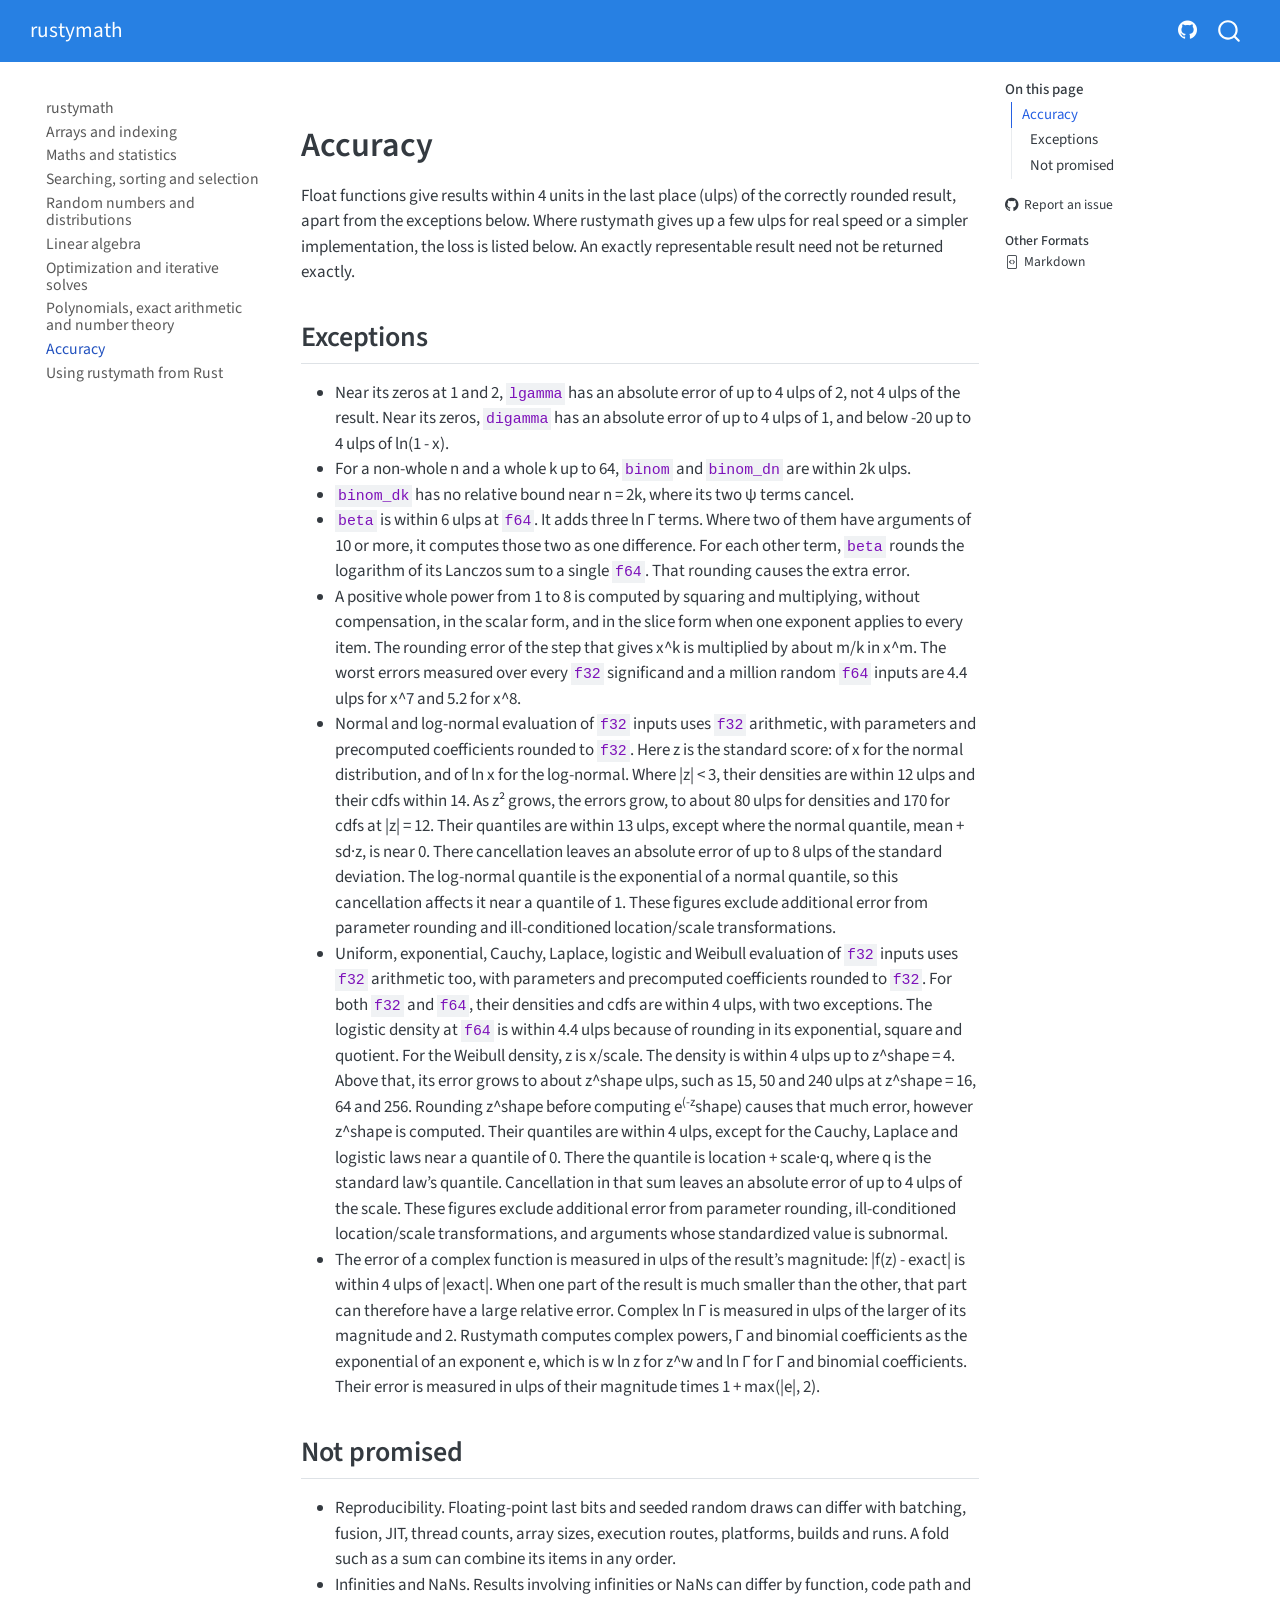
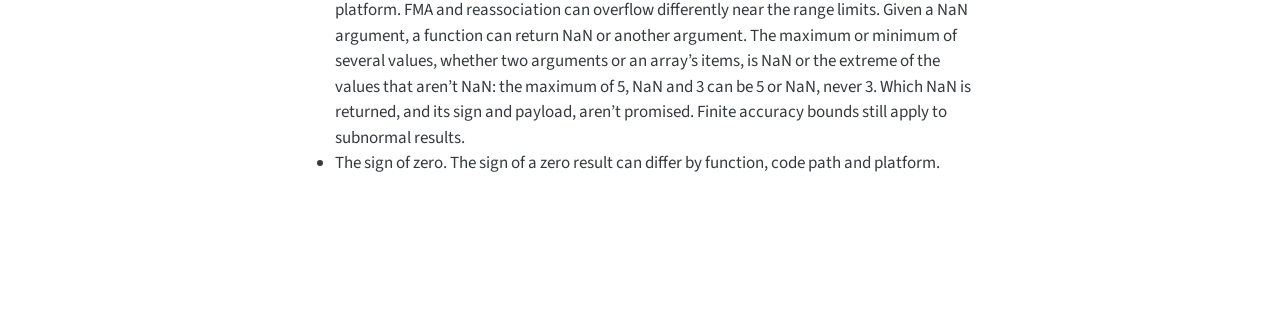
<file: accuracy.html>
<!DOCTYPE html>
<html xmlns="http://www.w3.org/1999/xhtml" lang="en" xml:lang="en"><head>

<meta charset="utf-8">
<meta name="generator" content="quarto-1.11.9">

<meta name="viewport" content="width=device-width, initial-scale=1.0, user-scalable=yes">


<title>accuracy – rustymath</title>
<style>
/* Default styles provided by pandoc.
** See https://pandoc.org/MANUAL.html#variables-for-html for config info.
*/
span.smallcaps{font-variant: small-caps;}
div.columns{display: flex; gap: 1.5em;}
div.column{flex: auto;}
@media screen {
div.columns{gap: min(4vw, 1.5em);}
div.column{overflow-x: auto;}
}
div.hanging-indent{margin-left: 1.5em; text-indent: -1.5em;}
ul.task-list{list-style: none;}
ul.task-list li input[type="checkbox"] {
  width: 0.8em;
  margin: 0 0.8em 0.2em -1em; /* quarto-specific, see https://github.com/quarto-dev/quarto-cli/issues/4556 */ 
  vertical-align: middle;
}
</style>


<script src="site_libs/quarto-nav/quarto-nav.js"></script>
<script src="site_libs/quarto-nav/headroom.min.js"></script>
<script src="site_libs/clipboard/clipboard.min.js"></script>
<script src="site_libs/quarto-search/autocomplete.umd.js"></script>
<script src="site_libs/quarto-search/fuse.min.js"></script>
<script src="site_libs/quarto-search/quarto-search.js"></script>
<meta name="quarto:offset" content="./">
<script src="site_libs/quarto-html/quarto.js" type="module"></script>
<script src="site_libs/quarto-html/tabsets/tabsets.js" type="module"></script>
<script src="site_libs/quarto-html/scrollable-regions/scrollable-regions.js" type="module"></script>
<script src="site_libs/quarto-html/popper.min.js"></script>
<script src="site_libs/quarto-html/tippy.umd.min.js"></script>
<script src="site_libs/quarto-html/anchor.min.js"></script>
<link href="site_libs/quarto-html/tippy.css" rel="stylesheet">
<link href="site_libs/quarto-html/quarto-syntax-highlighting-63b5708e65d6cd79cd7618c58d0c21e7.css" rel="stylesheet" id="quarto-text-highlighting-styles">
<script src="site_libs/bootstrap/bootstrap.min.js"></script>
<link href="site_libs/bootstrap/bootstrap-icons.css" rel="stylesheet">
<link href="site_libs/bootstrap/bootstrap-f803fa4e565d46961d2a1845e6c2e3f5.min.css" rel="stylesheet" append-hash="true" id="quarto-bootstrap" data-mode="light">
<script id="quarto-search-options" type="application/json">{
  "location": "navbar",
  "copy-button": false,
  "collapse-after": 3,
  "panel-placement": "end",
  "type": "overlay",
  "limit": 50,
  "keyboard-shortcut": [
    "f",
    "/",
    "s"
  ],
  "show-item-context": false,
  "language": {
    "search-no-results-text": "No results",
    "search-matching-documents-text": "matching documents",
    "search-copy-link-title": "Copy link to search",
    "search-hide-matches-text": "Hide additional matches",
    "search-more-match-text": "more match in this document",
    "search-more-matches-text": "more matches in this document",
    "search-clear-button-title": "Clear",
    "search-text-placeholder": "",
    "search-detached-cancel-button-title": "Cancel",
    "search-submit-button-title": "Submit",
    "search-label": "Search"
  }
}</script>


<link rel="stylesheet" href="styles.css">
<meta property="og:title" content="rustymath">
<meta property="og:description" content="Maths in plain Rust, from fast f16, f32 and f64 functions to exact rationals.">
<meta property="og:site_name" content="rustymath">
<meta name="twitter:title" content="rustymath">
<meta name="twitter:description" content="Maths in plain Rust, from fast f16, f32 and f64 functions to exact rationals.">
<meta name="twitter:card" content="summary">
</head>

<body class="nav-sidebar floating nav-fixed quarto-light"><a id="quarto-skip-link" class="visually-hidden-focusable" href="#quarto-document-content">Skip to main content</a>

<div id="quarto-search-results"></div>
  <header id="quarto-header" class="headroom fixed-top">
    <nav class="navbar navbar-expand-lg " data-bs-theme="dark" aria-label="Site">
      <div class="navbar-container container-fluid">
      <div class="navbar-brand-container mx-auto">
    <a class="navbar-brand" href="./index.html">
    <span class="navbar-title">rustymath</span>
    </a>
  </div>
          <button class="navbar-toggler" type="button" data-bs-toggle="collapse" data-bs-target="#navbarCollapse" aria-controls="navbarCollapse" aria-expanded="false" aria-label="Toggle navigation" onclick="if (window.quartoToggleHeadroom) { window.quartoToggleHeadroom(); }">
  <span class="navbar-toggler-icon"></span>
</button>
          <div class="collapse navbar-collapse" id="navbarCollapse">
            <ul class="navbar-nav navbar-nav-scroll ms-auto">
  <li class="nav-item compact">
    <a class="nav-link" href="https://github.com/AnswerDotAI/rustymath"> <i class="bi bi-github" role="img">
</i> 
<span class="menu-text"></span></a>
  </li>  
</ul>
          </div> <!-- /navcollapse -->
            <div class="quarto-navbar-tools">
</div>
            <div id="quarto-search" class="" title="Search"></div>
      </div> <!-- /container-fluid -->
    </nav>
  <nav class="quarto-secondary-nav" aria-label="Toolbar">
    <div class="container-fluid d-flex">
      <button type="button" class="quarto-btn-toggle btn" data-bs-toggle="collapse" role="button" data-bs-target=".quarto-sidebar-collapse-item" aria-controls="quarto-sidebar" aria-expanded="false" aria-label="Toggle sidebar navigation" onclick="if (window.quartoToggleHeadroom) { window.quartoToggleHeadroom(); }">
        <i class="bi bi-layout-text-sidebar-reverse"></i>
      </button>
        <nav class="quarto-page-breadcrumbs" aria-label="Breadcrumbs"><ol class="breadcrumb"><li class="breadcrumb-item"><a href="./accuracy.html">Accuracy</a></li></ol></nav>
        <a class="flex-grow-1" data-bs-toggle="collapse" data-bs-target=".quarto-sidebar-collapse-item" onclick="if (window.quartoToggleHeadroom) { window.quartoToggleHeadroom(); }">      
        </a>
    </div>
  </nav>
</header>
<!-- content -->
<div id="quarto-content" class="quarto-container page-columns page-rows-contents page-layout-article page-navbar">
<!-- sidebar -->
  <nav id="quarto-sidebar" class="sidebar collapse collapse-horizontal quarto-sidebar-collapse-item sidebar-navigation floating overflow-auto" aria-label="Section">
    <div class="sidebar-menu-container"> 
    <ul class="list-unstyled mt-1">
        <li class="sidebar-item">
  <div class="sidebar-item-container"> 
  <a href="./index.html" class="sidebar-item-text sidebar-link">
 <span class="menu-text">rustymath</span></a>
  </div>
</li>
        <li class="sidebar-item">
  <div class="sidebar-item-container"> 
  <a href="./arrays.html" class="sidebar-item-text sidebar-link">
 <span class="menu-text">Arrays and indexing</span></a>
  </div>
</li>
        <li class="sidebar-item">
  <div class="sidebar-item-container"> 
  <a href="./math.html" class="sidebar-item-text sidebar-link">
 <span class="menu-text">Maths and statistics</span></a>
  </div>
</li>
        <li class="sidebar-item">
  <div class="sidebar-item-container"> 
  <a href="./search.html" class="sidebar-item-text sidebar-link">
 <span class="menu-text">Searching, sorting and selection</span></a>
  </div>
</li>
        <li class="sidebar-item">
  <div class="sidebar-item-container"> 
  <a href="./random.html" class="sidebar-item-text sidebar-link">
 <span class="menu-text">Random numbers and distributions</span></a>
  </div>
</li>
        <li class="sidebar-item">
  <div class="sidebar-item-container"> 
  <a href="./linalg.html" class="sidebar-item-text sidebar-link">
 <span class="menu-text">Linear algebra</span></a>
  </div>
</li>
        <li class="sidebar-item">
  <div class="sidebar-item-container"> 
  <a href="./optimize.html" class="sidebar-item-text sidebar-link">
 <span class="menu-text">Optimization and iterative solves</span></a>
  </div>
</li>
        <li class="sidebar-item">
  <div class="sidebar-item-container"> 
  <a href="./exact.html" class="sidebar-item-text sidebar-link">
 <span class="menu-text">Polynomials, exact arithmetic and number theory</span></a>
  </div>
</li>
        <li class="sidebar-item">
  <div class="sidebar-item-container"> 
  <a href="./accuracy.html" class="sidebar-item-text sidebar-link active">
 <span class="menu-text">Accuracy</span></a>
  </div>
</li>
        <li class="sidebar-item">
  <div class="sidebar-item-container"> 
  <a href="./rust.html" class="sidebar-item-text sidebar-link">
 <span class="menu-text">Using rustymath from Rust</span></a>
  </div>
</li>
    </ul>
    </div>
</nav>
<div id="quarto-sidebar-glass" class="quarto-sidebar-collapse-item" data-bs-toggle="collapse" data-bs-target=".quarto-sidebar-collapse-item"></div>
<!-- margin-sidebar -->
    <div id="quarto-margin-sidebar" class="sidebar margin-sidebar">
        <nav id="TOC" role="doc-toc" aria-labelledby="toc-title" class="toc-active">
    <h2 id="toc-title">On this page</h2>
   
  <ul>
  <li><a href="#accuracy" id="toc-accuracy" class="nav-link active" data-scroll-target="#accuracy">Accuracy</a>
  <ul class="collapse">
  <li><a href="#exceptions" id="toc-exceptions" class="nav-link" data-scroll-target="#exceptions">Exceptions</a></li>
  <li><a href="#not-promised" id="toc-not-promised" class="nav-link" data-scroll-target="#not-promised">Not promised</a></li>
  </ul></li>
  </ul>
<div class="toc-actions"><ul><li><a href="https://github.com/AnswerDotAI/rustymath/issues/new" class="toc-action"><i class="bi bi-github"></i>Report an issue</a></li></ul></div><div class="quarto-alternate-formats"><h2>Other Formats</h2><ul><li><a href="accuracy.md"><i class="bi bi-file-code"></i>Markdown</a></li></ul></div></nav>
    </div>
<!-- main -->
<main class="content" id="quarto-document-content" tabindex="-1"><header id="title-block-header" class="quarto-title-block"></header>




<section id="accuracy" class="level1">
<h1>Accuracy</h1>
<p>Float functions give results within 4 units in the last place (ulps) of the correctly rounded result, apart from the exceptions below. Where rustymath gives up a few ulps for real speed or a simpler implementation, the loss is listed below. An exactly representable result need not be returned exactly.</p>
<section id="exceptions" class="level2">
<h2 class="anchored" data-anchor-id="exceptions">Exceptions</h2>
<ul>
<li>Near its zeros at 1 and 2, <code>lgamma</code> has an absolute error of up to 4 ulps of 2, not 4 ulps of the result. Near its zeros, <code>digamma</code> has an absolute error of up to 4 ulps of 1, and below -20 up to 4 ulps of ln(1 - x).</li>
<li>For a non-whole n and a whole k up to 64, <code>binom</code> and <code>binom_dn</code> are within 2k ulps.</li>
<li><code>binom_dk</code> has no relative bound near n = 2k, where its two ψ terms cancel.</li>
<li><code>beta</code> is within 6 ulps at <code>f64</code>. It adds three ln Γ terms. Where two of them have arguments of 10 or more, it computes those two as one difference. For each other term, <code>beta</code> rounds the logarithm of its Lanczos sum to a single <code>f64</code>. That rounding causes the extra error.</li>
<li>A positive whole power from 1 to 8 is computed by squaring and multiplying, without compensation, in the scalar form, and in the slice form when one exponent applies to every item. The rounding error of the step that gives x^k is multiplied by about m/k in x^m. The worst errors measured over every <code>f32</code> significand and a million random <code>f64</code> inputs are 4.4 ulps for x^7 and 5.2 for x^8.</li>
<li>Normal and log-normal evaluation of <code>f32</code> inputs uses <code>f32</code> arithmetic, with parameters and precomputed coefficients rounded to <code>f32</code>. Here z is the standard score: of x for the normal distribution, and of ln x for the log-normal. Where |z| &lt; 3, their densities are within 12 ulps and their cdfs within 14. As z² grows, the errors grow, to about 80 ulps for densities and 170 for cdfs at |z| = 12. Their quantiles are within 13 ulps, except where the normal quantile, mean + sd·z, is near 0. There cancellation leaves an absolute error of up to 8 ulps of the standard deviation. The log-normal quantile is the exponential of a normal quantile, so this cancellation affects it near a quantile of 1. These figures exclude additional error from parameter rounding and ill-conditioned location/scale transformations.</li>
<li>Uniform, exponential, Cauchy, Laplace, logistic and Weibull evaluation of <code>f32</code> inputs uses <code>f32</code> arithmetic too, with parameters and precomputed coefficients rounded to <code>f32</code>. For both <code>f32</code> and <code>f64</code>, their densities and cdfs are within 4 ulps, with two exceptions. The logistic density at <code>f64</code> is within 4.4 ulps because of rounding in its exponential, square and quotient. For the Weibull density, z is x/scale. The density is within 4 ulps up to z^shape = 4. Above that, its error grows to about z^shape ulps, such as 15, 50 and 240 ulps at z^shape = 16, 64 and 256. Rounding z^shape before computing e<sup>(-z</sup>shape) causes that much error, however z^shape is computed. Their quantiles are within 4 ulps, except for the Cauchy, Laplace and logistic laws near a quantile of 0. There the quantile is location + scale·q, where q is the standard law’s quantile. Cancellation in that sum leaves an absolute error of up to 4 ulps of the scale. These figures exclude additional error from parameter rounding, ill-conditioned location/scale transformations, and arguments whose standardized value is subnormal.</li>
<li>The error of a complex function is measured in ulps of the result’s magnitude: |f(z) - exact| is within 4 ulps of |exact|. When one part of the result is much smaller than the other, that part can therefore have a large relative error. Complex ln Γ is measured in ulps of the larger of its magnitude and 2. Rustymath computes complex powers, Γ and binomial coefficients as the exponential of an exponent e, which is w ln z for z^w and ln Γ for Γ and binomial coefficients. Their error is measured in ulps of their magnitude times 1 + max(|e|, 2).</li>
</ul>
</section>
<section id="not-promised" class="level2">
<h2 class="anchored" data-anchor-id="not-promised">Not promised</h2>
<ul>
<li>Reproducibility. Floating-point last bits and seeded random draws can differ with batching, fusion, JIT, thread counts, array sizes, execution routes, platforms, builds and runs. A fold such as a sum can combine its items in any order.</li>
<li>Infinities and NaNs. Results involving infinities or NaNs can differ by function, code path and platform. FMA and reassociation can overflow differently near the range limits. Given a NaN argument, a function can return NaN or another argument. The maximum or minimum of several values, whether two arguments or an array’s items, is NaN or the extreme of the values that aren’t NaN: the maximum of 5, NaN and 3 can be 5 or NaN, never 3. Which NaN is returned, and its sign and payload, aren’t promised. Finite accuracy bounds still apply to subnormal results.</li>
<li>The sign of zero. The sign of a zero result can differ by function, code path and platform.</li>
</ul>


</section>
</section>

</main> <!-- /main -->
<script id="quarto-html-after-body" type="application/javascript">
  window.document.addEventListener("DOMContentLoaded", function (event) {
    const icon = "";
    const anchorJS = new window.AnchorJS();
    anchorJS.options = {
      placement: 'right',
      icon: icon
    };
    anchorJS.add('.anchored');
    const isCodeAnnotation = (el) => {
      for (const clz of el.classList) {
        if (clz.startsWith('code-annotation-')) {                     
          return true;
        }
      }
      return false;
    }
    const onCopySuccess = function(e) {
      // button target
      const button = e.trigger;
      // don't keep focus
      button.blur();
      // flash "checked"
      button.classList.add('code-copy-button-checked');
      var currentTitle = button.getAttribute("title");
      button.setAttribute("title", "Copied!");
      let tooltip;
      if (window.bootstrap) {
        button.setAttribute("data-bs-toggle", "tooltip");
        button.setAttribute("data-bs-placement", "left");
        button.setAttribute("data-bs-title", "Copied!");
        tooltip = new bootstrap.Tooltip(button, 
          { trigger: "manual", 
            customClass: "code-copy-button-tooltip",
            offset: [0, -8]});
        tooltip.show();    
      }
      setTimeout(function() {
        if (tooltip) {
          tooltip.hide();
          button.removeAttribute("data-bs-title");
          button.removeAttribute("data-bs-toggle");
          button.removeAttribute("data-bs-placement");
        }
        button.setAttribute("title", currentTitle);
        button.classList.remove('code-copy-button-checked');
      }, 1000);
      // clear code selection
      e.clearSelection();
    }
    const getTextToCopy = function(trigger) {
      const outerScaffold = trigger.parentElement.cloneNode(true);
      const codeEl = outerScaffold.querySelector('code');
      for (const childEl of codeEl.children) {
        if (isCodeAnnotation(childEl)) {
          childEl.remove();
        }
      }
      return codeEl.innerText;
    }
    const clipboard = new window.ClipboardJS('.code-copy-button:not([data-in-quarto-modal])', {
      text: getTextToCopy
    });
    clipboard.on('success', onCopySuccess);
    if (window.document.getElementById('quarto-embedded-source-code-modal')) {
      const clipboardModal = new window.ClipboardJS('.code-copy-button[data-in-quarto-modal]', {
        text: getTextToCopy,
        container: window.document.getElementById('quarto-embedded-source-code-modal')
      });
      clipboardModal.on('success', onCopySuccess);
    }
      var localhostRegex = new RegExp(/^(?:http|https):\/\/localhost\:?[0-9]*\//);
      var mailtoRegex = new RegExp(/^mailto:/);
        var filterRegex = new RegExp("https:\/\/answerdotai\.github\.io\/rustymath");
      var isInternal = (href) => {
          return filterRegex.test(href) || localhostRegex.test(href) || mailtoRegex.test(href);
      }
      // Inspect non-navigation links and adorn them if external
      window.quartoDecorateExternalLinks = function (root) {
     var links = (root || window.document).querySelectorAll('a[href]:not(.nav-link):not(.navbar-brand):not(.toc-action):not(.sidebar-link):not(.sidebar-item-toggle):not(.pagination-link):not(.no-external):not([aria-hidden]):not(.dropdown-item):not(.quarto-navigation-tool):not(.about-link)');
      for (var i=0; i<links.length; i++) {
        const link = links[i];
        if (!isInternal(link.href)) {
          // undo the damage that might have been done by quarto-nav.js in the case of
          // links that we want to consider external
          if (link.dataset.originalHref !== undefined) {
            link.href = link.dataset.originalHref;
          }
          if (!link.classList.contains('no-external-icon')) {
          }
        }
      }
      };
      window.quartoDecorateExternalLinks(window.document);
    // Esc closes the popup (WCAG 1.4.13) and focus leaving both trigger and
    // popup closes it (WCAG 2.4.11); tippy handles neither for interactive popups.
    const hideOnEscAndFocusOut = {
      name: 'hideOnEscAndFocusOut',
      defaultValue: true,
      fn(instance) {
        const dismiss = () => {
          // A show scheduled by the trigger delay would otherwise reopen it
          instance.clearDelayTimeouts();
          instance.hide();
        };
        const onKeyDown = (event) => {
          if (event.key !== 'Escape') {
            return;
          }
          // Keep Esc from also reaching page handlers (e.g. reveal.js overview),
          // except an open reveal.js slide menu, which Esc should close too.
          // The menu handles keys only when its keyboard option is on.
          const menuHandlesEsc = window.Reveal?.getPlugin?.('menu')?.isOpen() &&
            window.Reveal.getConfig().menu?.keyboard !== false;
          if (!menuHandlesEsc) {
            event.stopPropagation();
          }
          if (instance.popper.contains(window.document.activeElement)) {
            // Disabled while refocusing so the focus trigger does not reopen it
            instance.disable();
            instance.reference.focus();
            instance.enable();
          }
          dismiss();
        };
        const onFocusOut = (event) => {
          const target = event.relatedTarget;
          if (target && !instance.reference.contains(target) &&
              !instance.popper.contains(target)) {
            dismiss();
          }
        };
        // On the trigger too: a click trigger (code-annotations: select) has no
        // blur handling. Attached for the instance's lifetime so leaving the
        // trigger also cancels a show still pending on the trigger delay.
        instance.reference.addEventListener('focusout', onFocusOut);
        return {
          onShow() {
            window.document.addEventListener('keydown', onKeyDown, true);
            instance.popper.addEventListener('focusout', onFocusOut);
          },
          onHide() {
            window.document.removeEventListener('keydown', onKeyDown, true);
            instance.popper.removeEventListener('focusout', onFocusOut);
          },
          onDestroy() {
            instance.reference.removeEventListener('focusout', onFocusOut);
          },
        };
      },
    };
    function tippyHover(el, contentFn, onTriggerFn, onUntriggerFn) {
      const config = {
        allowHTML: true,
        maxWidth: 500,
        delay: 100,
        arrow: false,
        appendTo: function(el) {
            return el.parentElement;
        },
        interactive: true,
        interactiveBorder: 10,
        theme: 'quarto',
        placement: 'bottom-start',
        plugins: [hideOnEscAndFocusOut],
      };
      if (contentFn) {
        config.content = contentFn;
      }
      if (onTriggerFn) {
        config.onTrigger = onTriggerFn;
      }
      if (onUntriggerFn) {
        config.onUntrigger = onUntriggerFn;
      }
      window.tippy(el, config); 
    }
    const noterefs = window.document.querySelectorAll('a[role="doc-noteref"]');
    for (var i=0; i<noterefs.length; i++) {
      const ref = noterefs[i];
      tippyHover(ref, function() {
        // use id or data attribute instead here
        let href = ref.getAttribute('data-footnote-href') || ref.getAttribute('href');
        try { href = new URL(href).hash; } catch {}
        const id = href.replace(/^#\/?/, "");
        const note = window.document.getElementById(id);
        if (note) {
          return note.innerHTML;
        } else {
          return "";
        }
      });
    }
    const xrefs = window.document.querySelectorAll('a.quarto-xref');
    const processXRef = (id, note) => {
      // Strip column container classes
      const stripColumnClz = (el) => {
        el.classList.remove("page-full", "page-columns");
        if (el.children) {
          for (const child of el.children) {
            stripColumnClz(child);
          }
        }
      }
      stripColumnClz(note)
      if (id === null || id.startsWith('sec-')) {
        // Special case sections, only their first couple elements
        const container = document.createElement("div");
        if (note.children && note.children.length > 2) {
          container.appendChild(note.children[0].cloneNode(true));
          for (let i = 1; i < note.children.length; i++) {
            const child = note.children[i];
            if (child.tagName === "P" && child.innerText === "") {
              continue;
            } else {
              container.appendChild(child.cloneNode(true));
              break;
            }
          }
          if (window.Quarto?.typesetMath) {
            window.Quarto.typesetMath(container);
          }
          return container.innerHTML
        } else {
          if (window.Quarto?.typesetMath) {
            window.Quarto.typesetMath(note);
          }
          return note.innerHTML;
        }
      } else {
        // Remove any anchor links if they are present
        const anchorLink = note.querySelector('a.anchorjs-link');
        if (anchorLink) {
          anchorLink.remove();
        }
        if (window.Quarto?.typesetMath) {
          window.Quarto.typesetMath(note);
        }
        if (note.classList.contains("callout")) {
          return note.outerHTML;
        } else {
          return note.innerHTML;
        }
      }
    }
    for (var i=0; i<xrefs.length; i++) {
      const xref = xrefs[i];
      tippyHover(xref, undefined, function(instance) {
        instance.disable();
        let url = xref.getAttribute('href');
        let hash = undefined; 
        if (url.startsWith('#')) {
          hash = url;
        } else {
          try { hash = new URL(url).hash; } catch {}
        }
        if (hash) {
          const id = hash.replace(/^#\/?/, "");
          const note = window.document.getElementById(id);
          if (note !== null) {
            try {
              const html = processXRef(id, note.cloneNode(true));
              instance.setContent(html);
            } finally {
              instance.enable();
              instance.show();
            }
          } else {
            // See if we can fetch this
            fetch(url.split('#')[0])
            .then(res => res.text())
            .then(html => {
              const parser = new DOMParser();
              const htmlDoc = parser.parseFromString(html, "text/html");
              const note = htmlDoc.getElementById(id);
              if (note !== null) {
                const html = processXRef(id, note);
                instance.setContent(html);
              } 
            }).finally(() => {
              instance.enable();
              instance.show();
            });
          }
        } else {
          // See if we can fetch a full url (with no hash to target)
          // This is a special case and we should probably do some content thinning / targeting
          fetch(url)
          .then(res => res.text())
          .then(html => {
            const parser = new DOMParser();
            const htmlDoc = parser.parseFromString(html, "text/html");
            const note = htmlDoc.querySelector('main.content');
            if (note !== null) {
              // This should only happen for chapter cross references
              // (since there is no id in the URL)
              // remove the first header
              if (note.children.length > 0 && note.children[0].tagName === "HEADER") {
                note.children[0].remove();
              }
              const html = processXRef(null, note);
              instance.setContent(html);
            } 
          }).finally(() => {
            instance.enable();
            instance.show();
          });
        }
      }, function(instance) {
      });
    }
        let selectedAnnoteEl;
        const selectorForAnnotation = ( cell, annotation) => {
          let cellAttr = 'data-code-cell="' + cell + '"';
          let lineAttr = 'data-code-annotation="' +  annotation + '"';
          const selector = 'span[' + cellAttr + '][' + lineAttr + ']';
          return selector;
        }
        const selectCodeLines = (annoteEl) => {
          const doc = window.document;
          const targetCell = annoteEl.getAttribute("data-target-cell");
          const targetAnnotation = annoteEl.getAttribute("data-target-annotation");
          const annoteSpan = window.document.querySelector(selectorForAnnotation(targetCell, targetAnnotation));
          const lines = annoteSpan.getAttribute("data-code-lines").split(",");
          const lineIds = lines.map((line) => {
            return targetCell + "-" + line;
          })
          // Each band is positioned against its own containing block, which is
          // not the offsetParent of the lines, so place it from client rects.
          const placeBand = (band, firstEl, lastEl, codeBlock) => {
            const container = band.offsetParent;
            if (container === null) {
              return;
            }
            const containerRect = container.getBoundingClientRect();
            // Reveal.js scales slides with a transform, so convert client
            // pixels back to the CSS pixels of the container.
            const scale = containerRect.height / container.offsetHeight || 1;
            const firstRect = firstEl.getBoundingClientRect();
            const lastRect = lastEl.getBoundingClientRect();
            const top = (firstRect.top - containerRect.top) / scale - container.clientTop + container.scrollTop;
            const height = (lastRect.bottom - firstRect.top) / scale;
            band.style.top = top - 2 + "px";
            band.style.height = height + 4 + "px";
            if (codeBlock) {
              // Without the copy button wrapper, the containing block is wider
              // than the code block, so span the code block explicitly.
              const blockRect = codeBlock.getBoundingClientRect();
              band.style.left = (blockRect.left - containerRect.left) / scale - container.clientLeft + container.scrollLeft + "px";
              band.style.width = blockRect.width / scale + "px";
            }
          };
          if (lineIds.length > 0) {
            const el = window.document.getElementById(lineIds[0]);
            const lastEl = window.document.getElementById(lineIds[lineIds.length - 1]);
            const parent = el.parentElement.parentElement;
            // cook up a div (if necessary) and position it
            let div = window.document.getElementById("code-annotation-line-highlight");
            if (div === null) {
              div = window.document.createElement("div");
              div.setAttribute("id", "code-annotation-line-highlight");
              div.style.position = 'absolute';
              parent.appendChild(div);
            }
            placeBand(div, el, lastEl, parent.closest("div.sourceCode") || parent);
            let gutterDiv = window.document.getElementById("code-annotation-line-highlight-gutter");
            if (gutterDiv === null) {
              gutterDiv = window.document.createElement("div");
              gutterDiv.setAttribute("id", "code-annotation-line-highlight-gutter");
              gutterDiv.style.position = 'absolute';
              const codeCell = window.document.getElementById(targetCell);
              const gutter = codeCell.querySelector('.code-annotation-gutter');
              gutter.appendChild(gutterDiv);
            }
            placeBand(gutterDiv, el, lastEl);
            selectedAnnoteEl = annoteEl;
          }
        };
        const unselectCodeLines = () => {
          const elementsIds = ["code-annotation-line-highlight", "code-annotation-line-highlight-gutter"];
          elementsIds.forEach((elId) => {
            const div = window.document.getElementById(elId);
            if (div) {
              div.remove();
            }
          });
          selectedAnnoteEl = undefined;
        };
          // Handle positioning of the toggle
      window.addEventListener(
        "resize",
        throttle(() => {
          elRect = undefined;
          if (selectedAnnoteEl) {
            selectCodeLines(selectedAnnoteEl);
          }
        }, 10)
      );
      function throttle(fn, ms) {
      let throttle = false;
      let timer;
        return (...args) => {
          if(!throttle) { // first call gets through
              fn.apply(this, args);
              throttle = true;
          } else { // all the others get throttled
              if(timer) clearTimeout(timer); // cancel #2
              timer = setTimeout(() => {
                fn.apply(this, args);
                timer = throttle = false;
              }, ms);
          }
        };
      }
        // Attach click handler to the DT
        const annoteDls = window.document.querySelectorAll('dt[data-target-cell]');
        for (const annoteDlNode of annoteDls) {
          annoteDlNode.addEventListener('click', (event) => {
            const clickedEl = event.target;
            if (clickedEl !== selectedAnnoteEl) {
              unselectCodeLines();
              const activeEl = window.document.querySelector('dt[data-target-cell].code-annotation-active');
              if (activeEl) {
                activeEl.classList.remove('code-annotation-active');
              }
              selectCodeLines(clickedEl);
              clickedEl.classList.add('code-annotation-active');
            } else {
              // Unselect the line
              unselectCodeLines();
              clickedEl.classList.remove('code-annotation-active');
            }
          });
        }
    const findCites = (el) => {
      const parentEl = el.parentElement;
      if (parentEl) {
        const cites = parentEl.dataset.cites;
        if (cites) {
          return {
            el,
            cites: cites.split(' ')
          };
        } else {
          return findCites(el.parentElement)
        }
      } else {
        return undefined;
      }
    };
    var bibliorefs = window.document.querySelectorAll('a[role="doc-biblioref"]');
    for (var i=0; i<bibliorefs.length; i++) {
      const ref = bibliorefs[i];
      const citeInfo = findCites(ref);
      if (citeInfo) {
        tippyHover(citeInfo.el, function() {
          var popup = window.document.createElement('div');
          citeInfo.cites.forEach(function(cite) {
            var citeDiv = window.document.createElement('div');
            citeDiv.classList.add('hanging-indent');
            citeDiv.classList.add('csl-entry');
            var biblioDiv = window.document.getElementById('ref-' + cite);
            if (biblioDiv) {
              citeDiv.innerHTML = biblioDiv.innerHTML;
            }
            popup.appendChild(citeDiv);
          });
          return popup.innerHTML;
        });
      }
    }
  });
  </script>
  <script type="application/javascript">
  window.quartoScrollableRegionsLabels = {"code":"Scrollable code","output":"Scrollable output"};
  </script>
</div> <!-- /content -->




<footer class="footer"><div class="nav-footer"><div class="nav-footer-center"><div class="toc-actions d-sm-block d-md-none"><ul><li><a href="https://github.com/AnswerDotAI/rustymath/issues/new" class="toc-action"><i class="bi bi-github"></i>Report an issue</a></li></ul></div></div></div></footer></body></html>
</file>
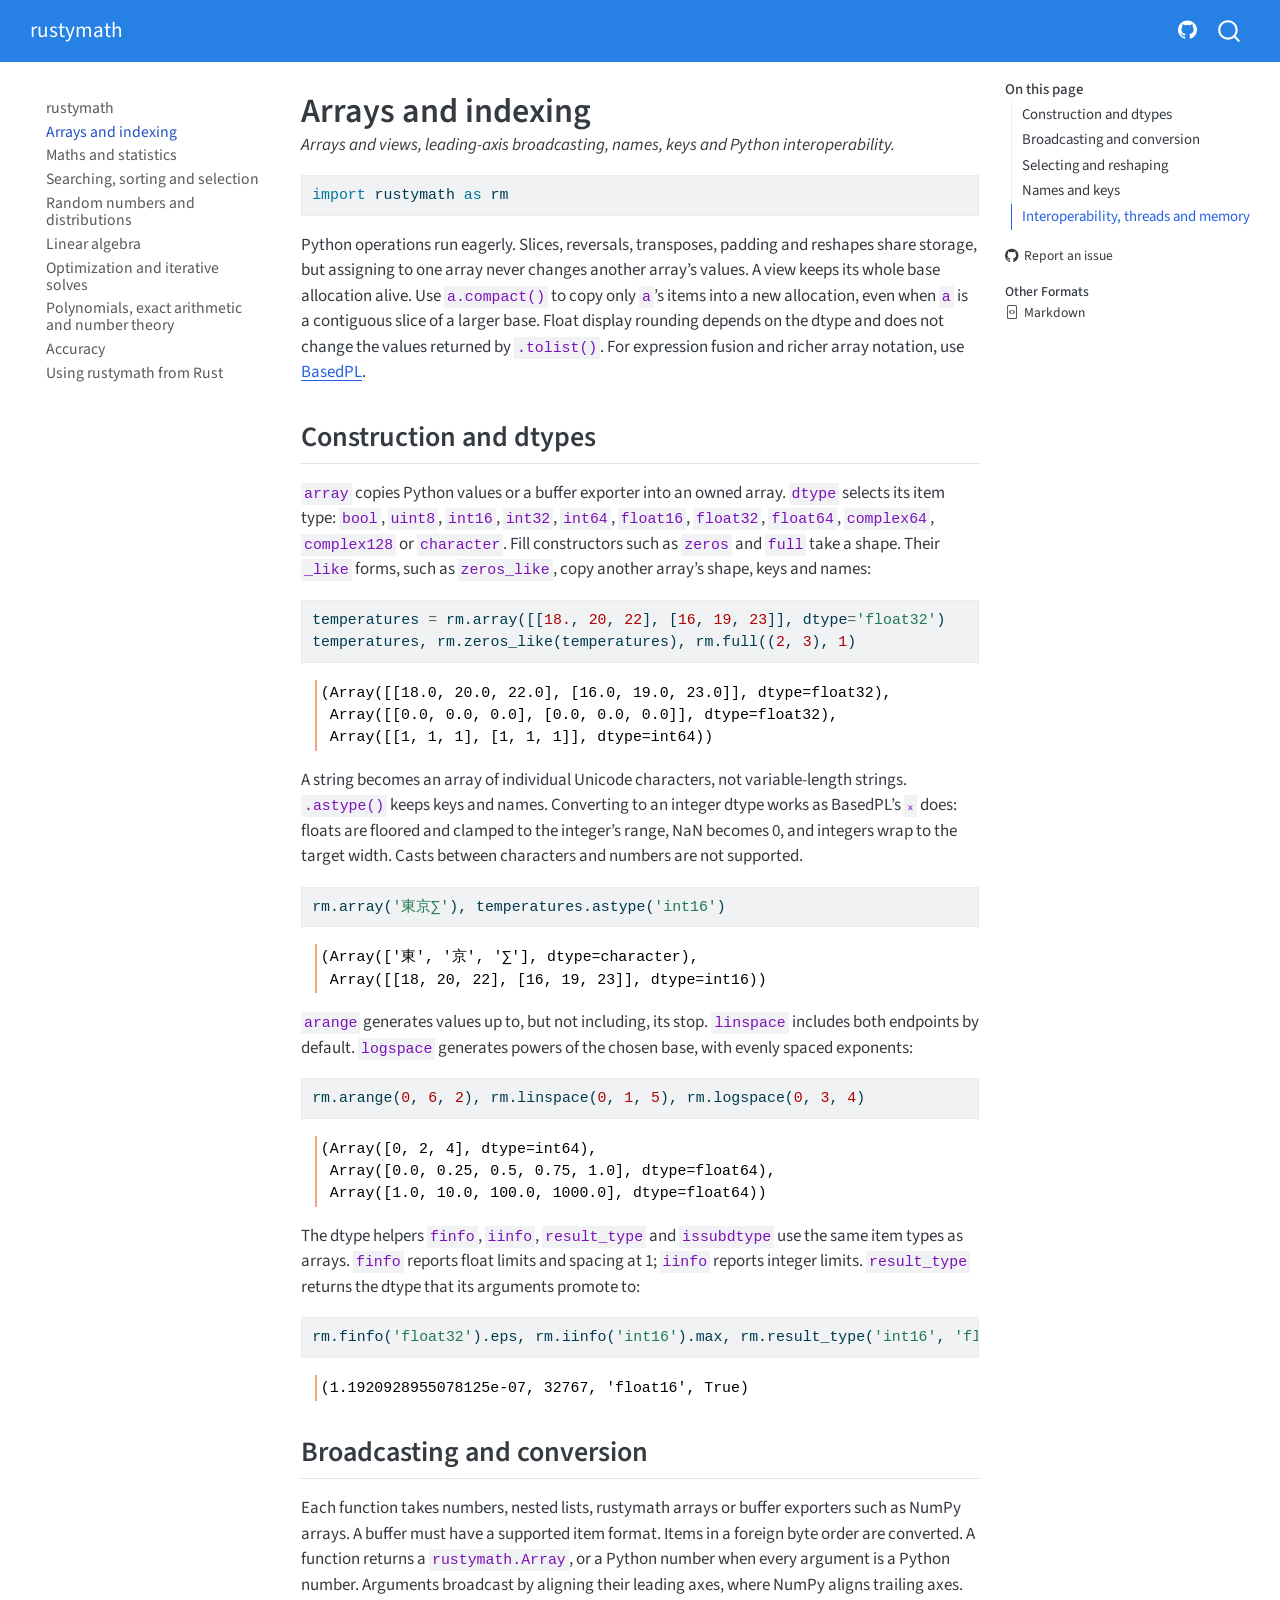
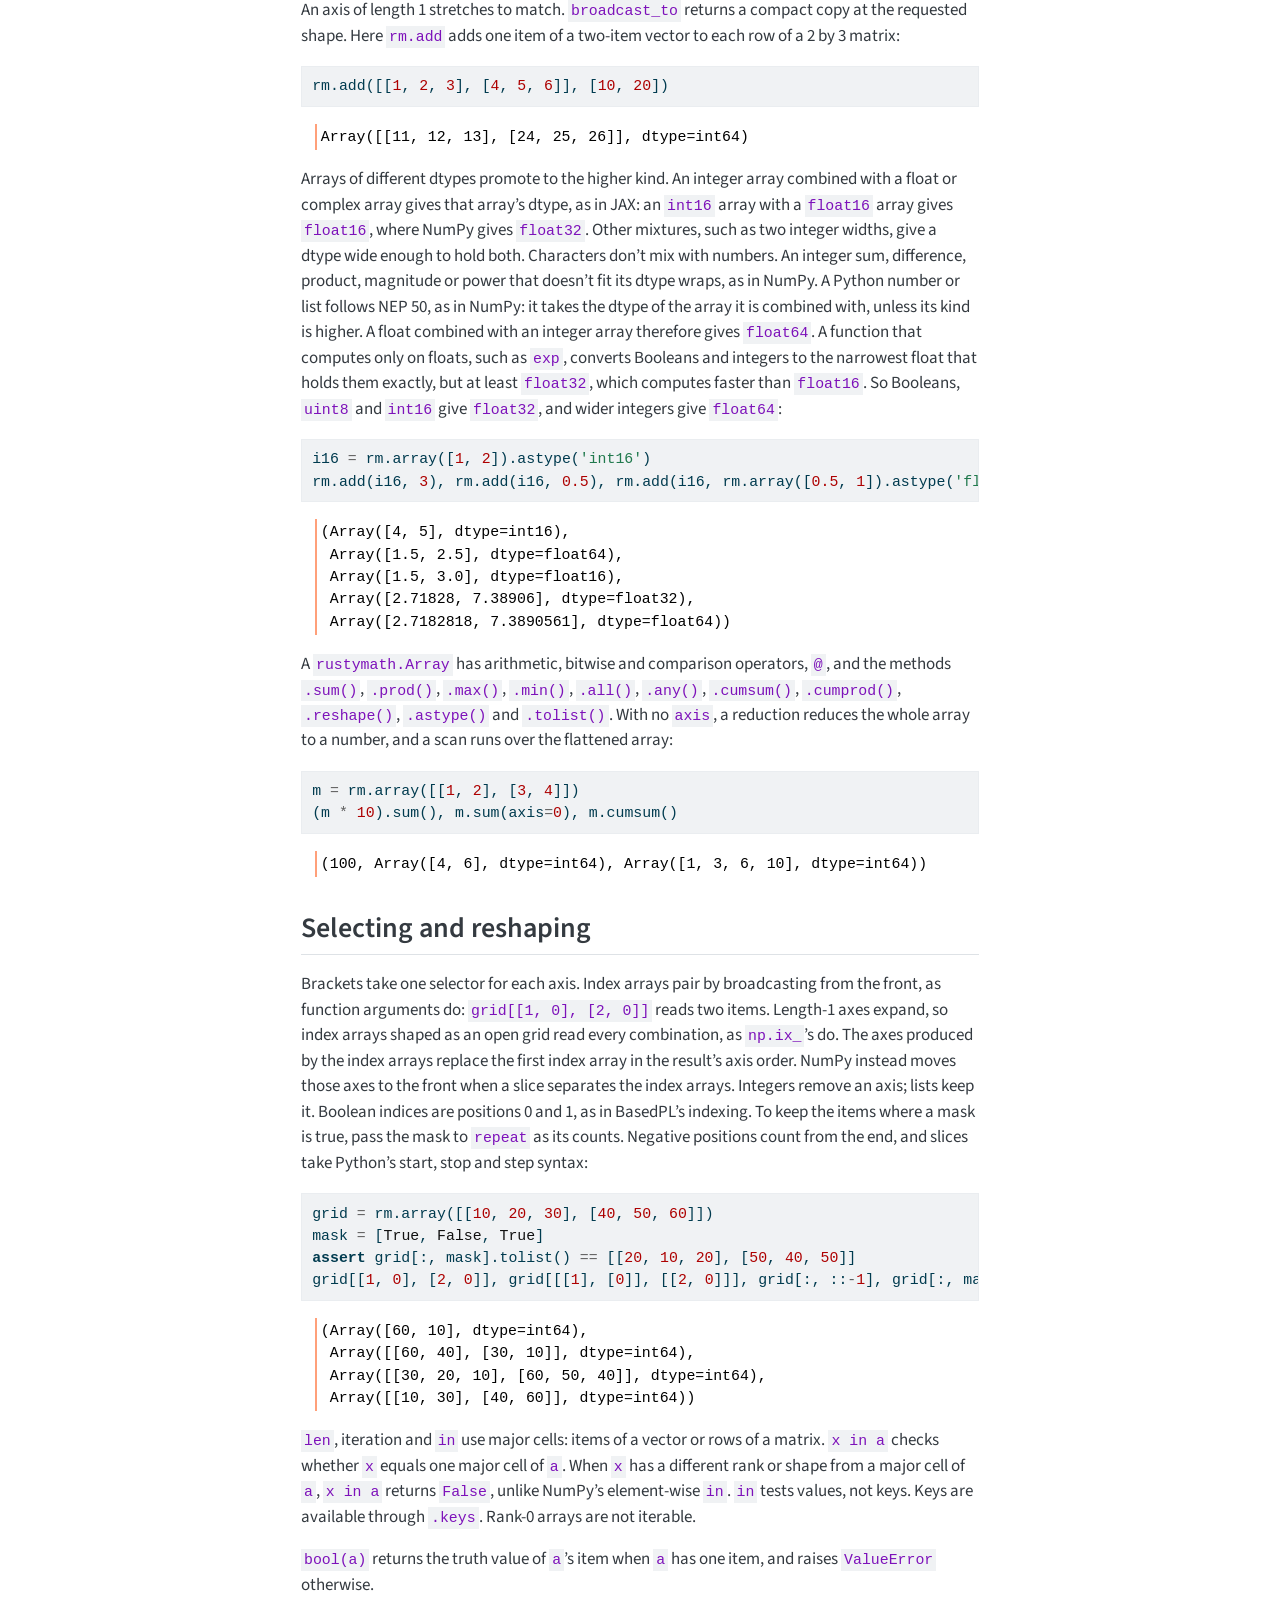
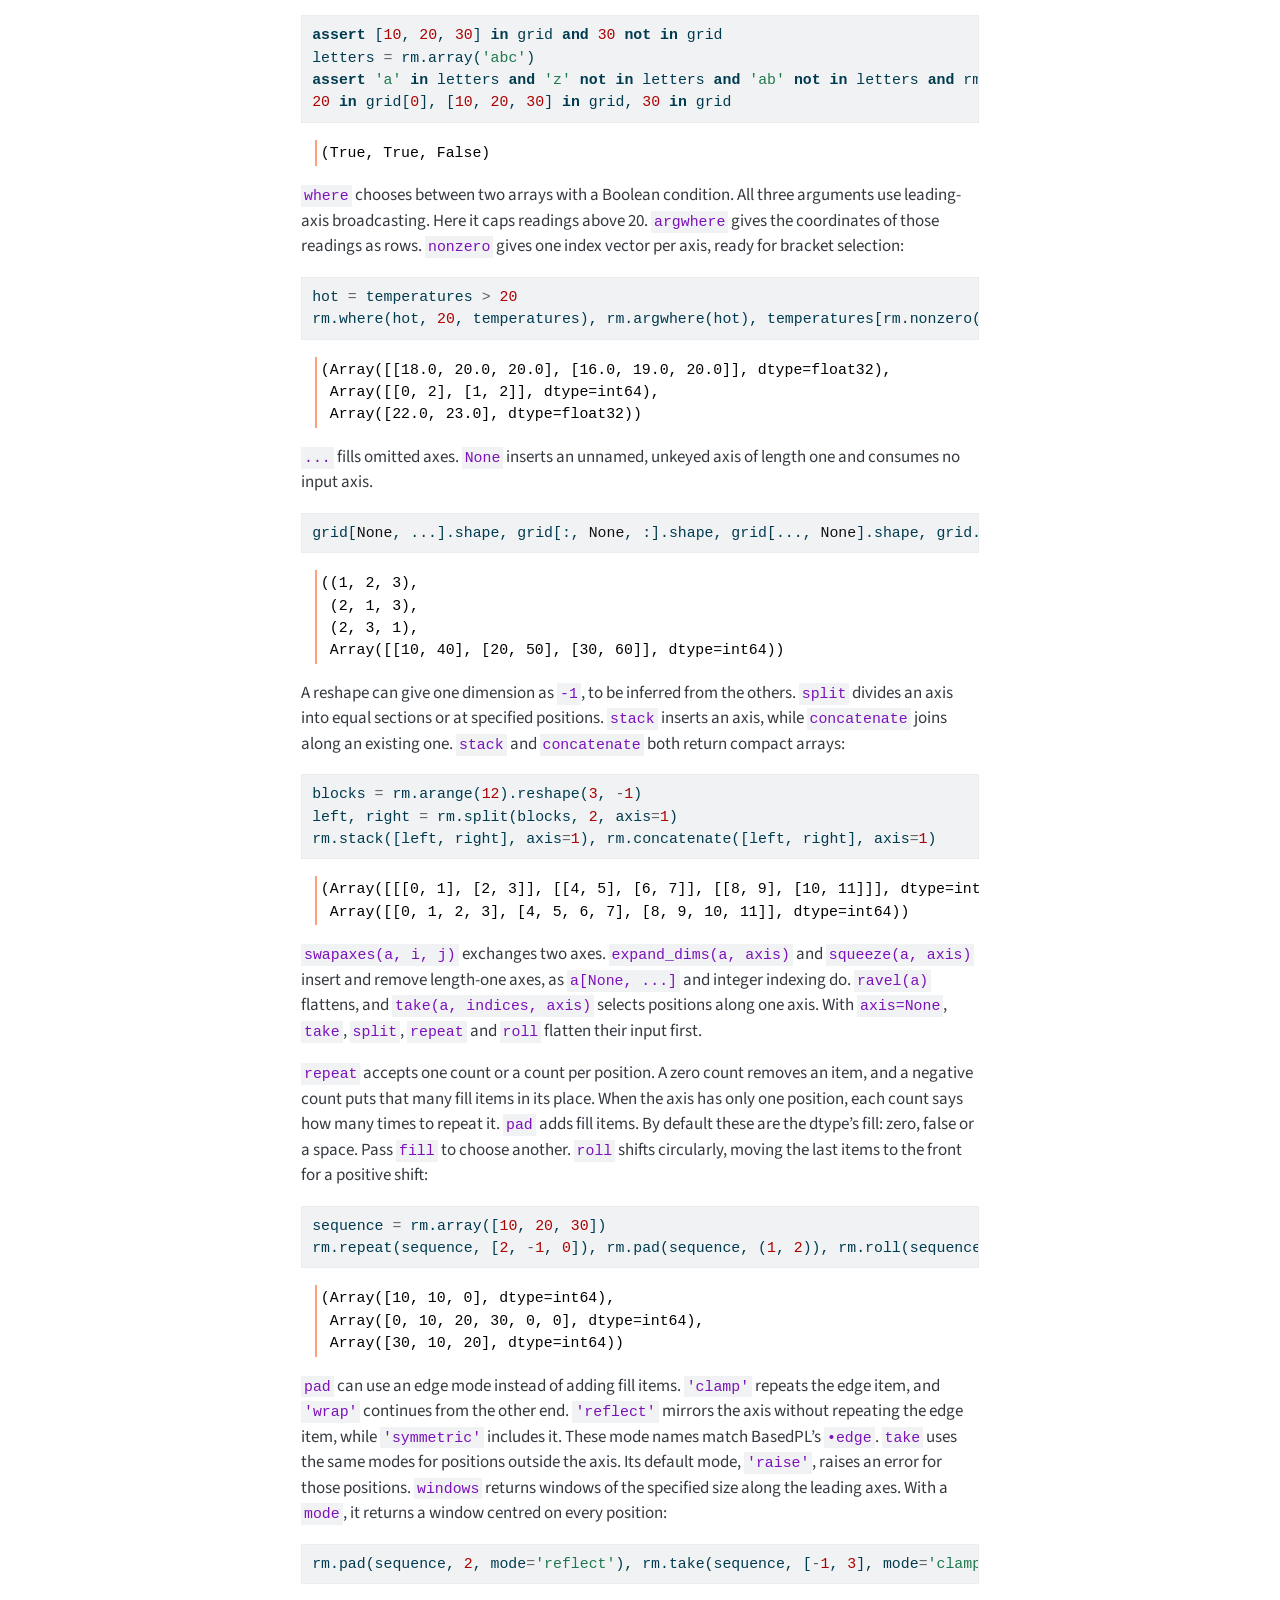
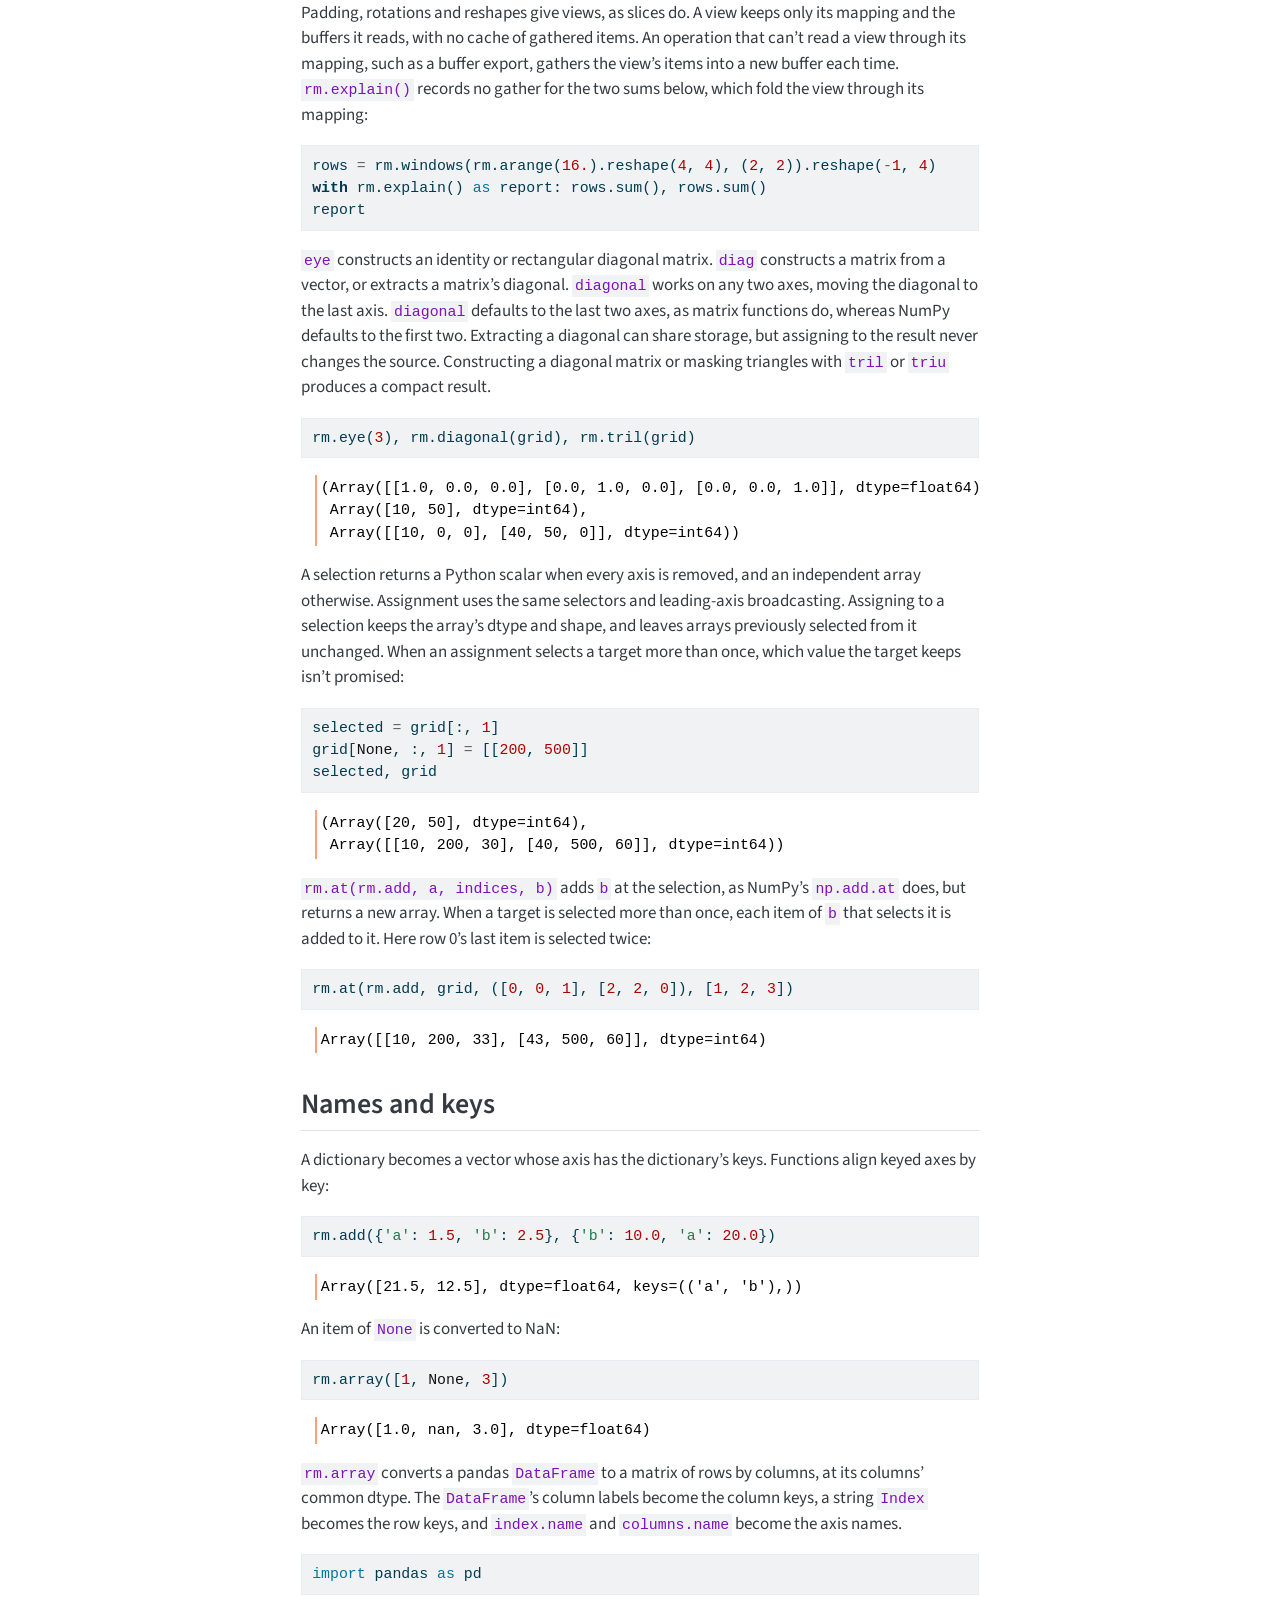
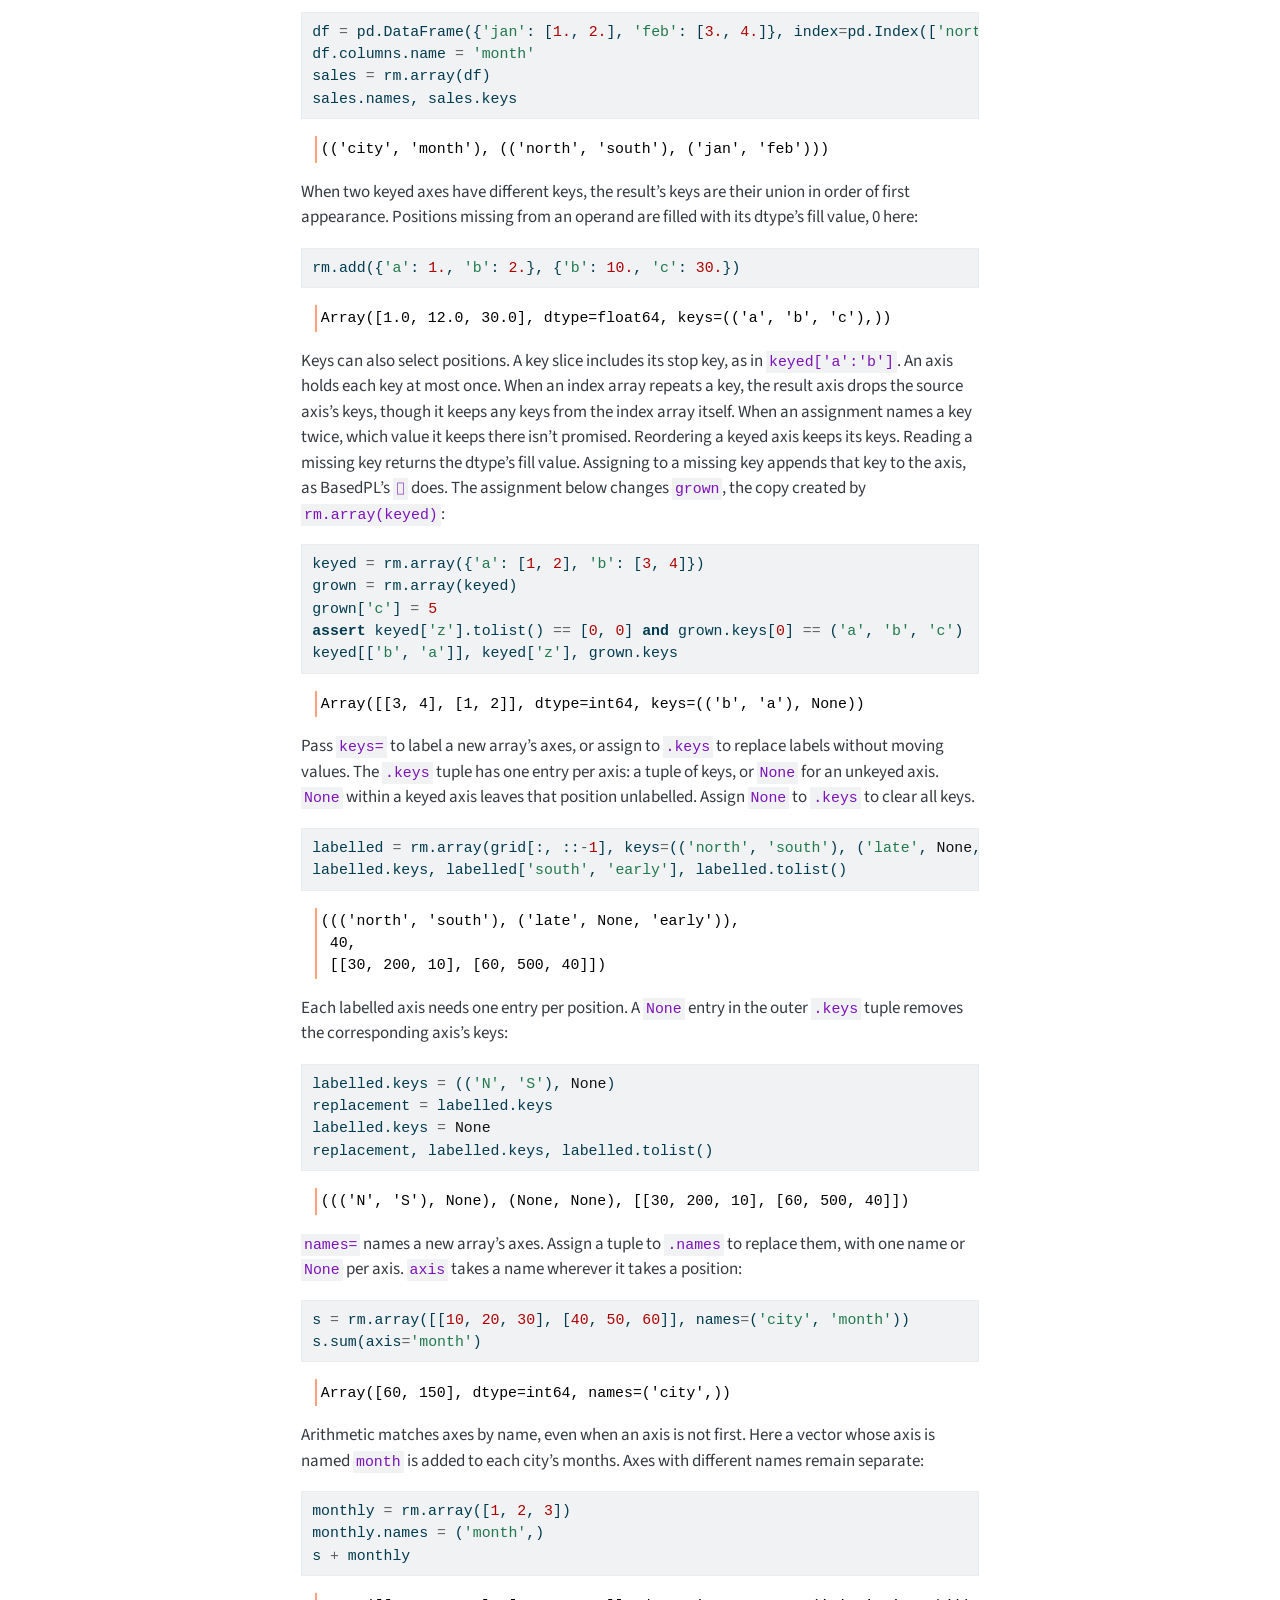
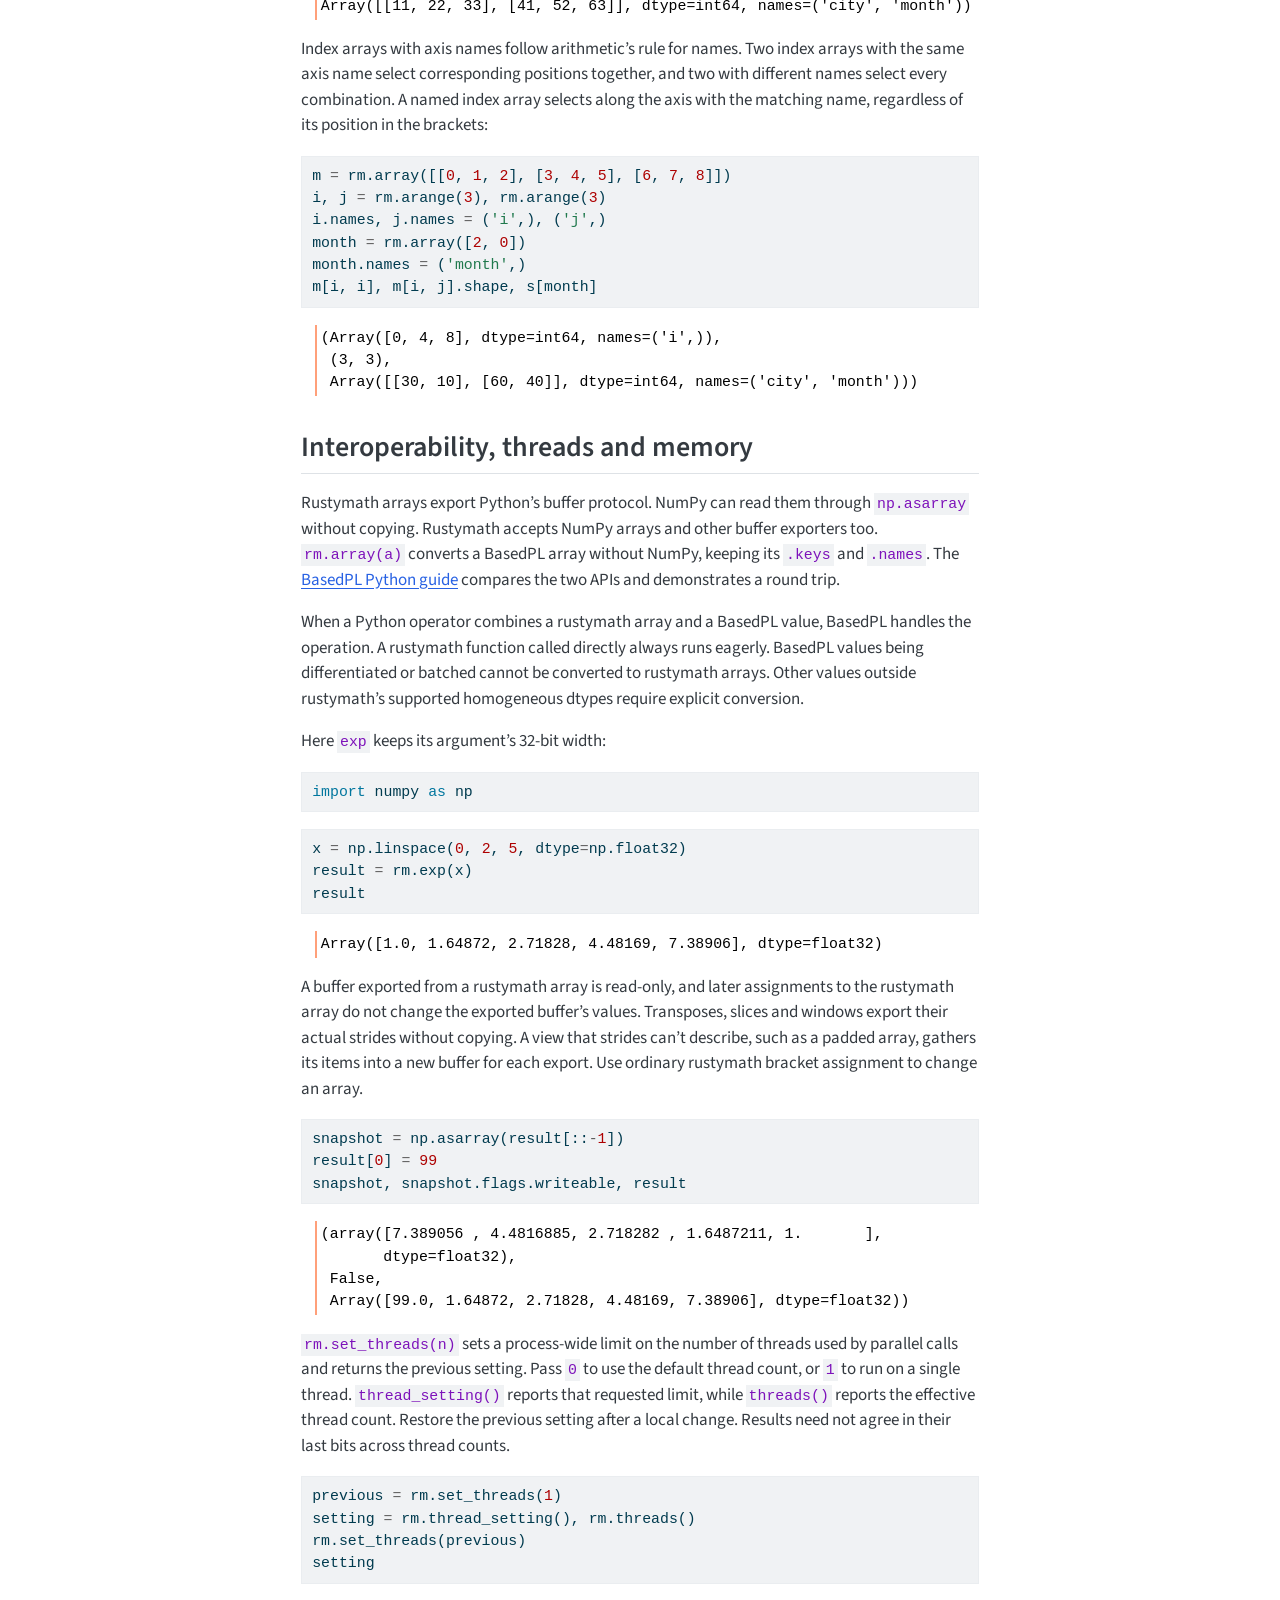
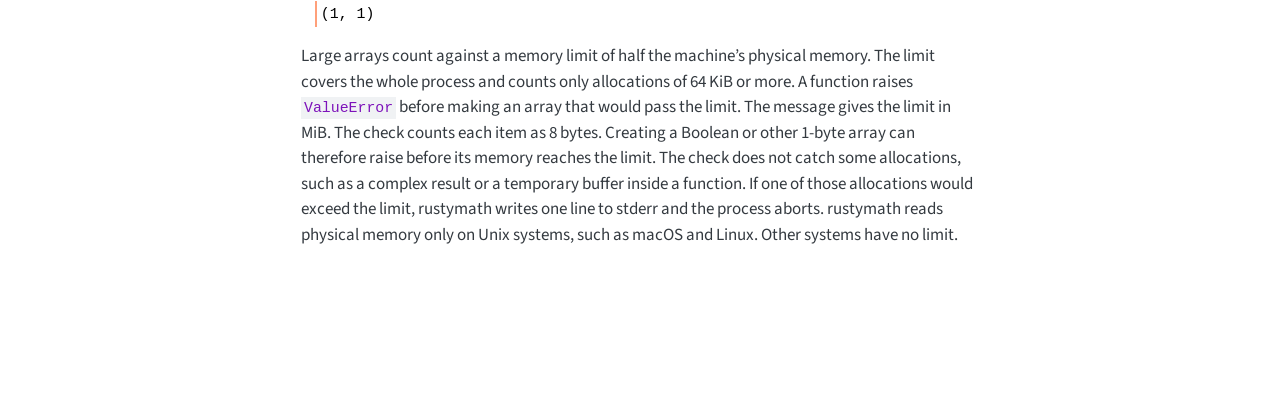
<file: arrays.html>
<!DOCTYPE html>
<html xmlns="http://www.w3.org/1999/xhtml" lang="en" xml:lang="en"><head>

<meta charset="utf-8">
<meta name="generator" content="quarto-1.11.9">

<meta name="viewport" content="width=device-width, initial-scale=1.0, user-scalable=yes">

<meta name="description" content="Arrays and views, leading-axis broadcasting, names, keys and Python interoperability.">

<title>Arrays and indexing – rustymath</title>
<style>
/* Default styles provided by pandoc.
** See https://pandoc.org/MANUAL.html#variables-for-html for config info.
*/
span.smallcaps{font-variant: small-caps;}
div.columns{display: flex; gap: 1.5em;}
div.column{flex: auto;}
@media screen {
div.columns{gap: min(4vw, 1.5em);}
div.column{overflow-x: auto;}
}
div.hanging-indent{margin-left: 1.5em; text-indent: -1.5em;}
ul.task-list{list-style: none;}
ul.task-list li input[type="checkbox"] {
  width: 0.8em;
  margin: 0 0.8em 0.2em -1em; /* quarto-specific, see https://github.com/quarto-dev/quarto-cli/issues/4556 */ 
  vertical-align: middle;
}
/* CSS for syntax highlighting */
html { -webkit-text-size-adjust: 100%; }
pre > code.sourceCode { white-space: pre; position: relative; }
pre > code.sourceCode > span { display: inline-block; line-height: 1.25; }
pre > code.sourceCode > span:empty { height: 1.2em; }
.sourceCode { overflow: visible; }
code.sourceCode > span { color: inherit; text-decoration: inherit; }
div.sourceCode { margin: 1em 0; }
pre.sourceCode { margin: 0; }
@media screen {
div.sourceCode { overflow: auto; }
}
@media print {
pre > code.sourceCode { white-space: pre-wrap; }
pre > code.sourceCode > span { text-indent: -5em; padding-left: 5em; }
}
pre.numberSource code
  { counter-reset: source-line 0; }
pre.numberSource code > span
  { position: relative; left: -4em; counter-increment: source-line; }
pre.numberSource code > span > a:first-child::before
  { content: counter(source-line);
    position: relative; left: -1em; text-align: right; vertical-align: baseline;
    border: none; display: inline-block;
    -webkit-touch-callout: none; -webkit-user-select: none;
    -khtml-user-select: none; -moz-user-select: none;
    -ms-user-select: none; user-select: none;
    padding: 0 4px; width: 4em;
  }
pre.numberSource { margin-left: 3em;  padding-left: 4px; }
div.sourceCode
  {   }
@media screen {
pre > code.sourceCode > span > a:first-child::before { text-decoration: underline; }
}
</style>


<script src="site_libs/quarto-nav/quarto-nav.js"></script>
<script src="site_libs/quarto-nav/headroom.min.js"></script>
<script src="site_libs/clipboard/clipboard.min.js"></script>
<script src="site_libs/quarto-search/autocomplete.umd.js"></script>
<script src="site_libs/quarto-search/fuse.min.js"></script>
<script src="site_libs/quarto-search/quarto-search.js"></script>
<meta name="quarto:offset" content="./">
<script src="site_libs/quarto-html/quarto.js" type="module"></script>
<script src="site_libs/quarto-html/tabsets/tabsets.js" type="module"></script>
<script src="site_libs/quarto-html/scrollable-regions/scrollable-regions.js" type="module"></script>
<script src="site_libs/quarto-html/popper.min.js"></script>
<script src="site_libs/quarto-html/tippy.umd.min.js"></script>
<script src="site_libs/quarto-html/anchor.min.js"></script>
<link href="site_libs/quarto-html/tippy.css" rel="stylesheet">
<link href="site_libs/quarto-html/quarto-syntax-highlighting-63b5708e65d6cd79cd7618c58d0c21e7.css" rel="stylesheet" id="quarto-text-highlighting-styles">
<script src="site_libs/bootstrap/bootstrap.min.js"></script>
<link href="site_libs/bootstrap/bootstrap-icons.css" rel="stylesheet">
<link href="site_libs/bootstrap/bootstrap-f803fa4e565d46961d2a1845e6c2e3f5.min.css" rel="stylesheet" append-hash="true" id="quarto-bootstrap" data-mode="light">
<script id="quarto-search-options" type="application/json">{
  "location": "navbar",
  "copy-button": false,
  "collapse-after": 3,
  "panel-placement": "end",
  "type": "overlay",
  "limit": 50,
  "keyboard-shortcut": [
    "f",
    "/",
    "s"
  ],
  "show-item-context": false,
  "language": {
    "search-no-results-text": "No results",
    "search-matching-documents-text": "matching documents",
    "search-copy-link-title": "Copy link to search",
    "search-hide-matches-text": "Hide additional matches",
    "search-more-match-text": "more match in this document",
    "search-more-matches-text": "more matches in this document",
    "search-clear-button-title": "Clear",
    "search-text-placeholder": "",
    "search-detached-cancel-button-title": "Cancel",
    "search-submit-button-title": "Submit",
    "search-label": "Search"
  }
}</script>


<link rel="stylesheet" href="styles.css">
<meta property="og:title" content="Arrays and indexing – rustymath">
<meta property="og:description" content="Arrays and views, leading-axis broadcasting, names, keys and Python interoperability.">
<meta property="og:site_name" content="rustymath">
<meta name="twitter:title" content="Arrays and indexing – rustymath">
<meta name="twitter:description" content="Arrays and views, leading-axis broadcasting, names, keys and Python interoperability.">
<meta name="twitter:card" content="summary">
</head>

<body class="nav-sidebar floating nav-fixed quarto-light"><a id="quarto-skip-link" class="visually-hidden-focusable" href="#quarto-document-content">Skip to main content</a>

<div id="quarto-search-results"></div>
  <header id="quarto-header" class="headroom fixed-top">
    <nav class="navbar navbar-expand-lg " data-bs-theme="dark" aria-label="Site">
      <div class="navbar-container container-fluid">
      <div class="navbar-brand-container mx-auto">
    <a class="navbar-brand" href="./index.html">
    <span class="navbar-title">rustymath</span>
    </a>
  </div>
          <button class="navbar-toggler" type="button" data-bs-toggle="collapse" data-bs-target="#navbarCollapse" aria-controls="navbarCollapse" aria-expanded="false" aria-label="Toggle navigation" onclick="if (window.quartoToggleHeadroom) { window.quartoToggleHeadroom(); }">
  <span class="navbar-toggler-icon"></span>
</button>
          <div class="collapse navbar-collapse" id="navbarCollapse">
            <ul class="navbar-nav navbar-nav-scroll ms-auto">
  <li class="nav-item compact">
    <a class="nav-link" href="https://github.com/AnswerDotAI/rustymath"> <i class="bi bi-github" role="img">
</i> 
<span class="menu-text"></span></a>
  </li>  
</ul>
          </div> <!-- /navcollapse -->
            <div class="quarto-navbar-tools">
</div>
            <div id="quarto-search" class="" title="Search"></div>
      </div> <!-- /container-fluid -->
    </nav>
  <nav class="quarto-secondary-nav" aria-label="Toolbar">
    <div class="container-fluid d-flex">
      <button type="button" class="quarto-btn-toggle btn" data-bs-toggle="collapse" role="button" data-bs-target=".quarto-sidebar-collapse-item" aria-controls="quarto-sidebar" aria-expanded="false" aria-label="Toggle sidebar navigation" onclick="if (window.quartoToggleHeadroom) { window.quartoToggleHeadroom(); }">
        <i class="bi bi-layout-text-sidebar-reverse"></i>
      </button>
        <nav class="quarto-page-breadcrumbs" aria-label="Breadcrumbs"><ol class="breadcrumb"><li class="breadcrumb-item"><a href="./arrays.html">Arrays and indexing</a></li></ol></nav>
        <a class="flex-grow-1" data-bs-toggle="collapse" data-bs-target=".quarto-sidebar-collapse-item" onclick="if (window.quartoToggleHeadroom) { window.quartoToggleHeadroom(); }">      
        </a>
    </div>
  </nav>
</header>
<!-- content -->
<div id="quarto-content" class="quarto-container page-columns page-rows-contents page-layout-article page-navbar">
<!-- sidebar -->
  <nav id="quarto-sidebar" class="sidebar collapse collapse-horizontal quarto-sidebar-collapse-item sidebar-navigation floating overflow-auto" aria-label="Section">
    <div class="sidebar-menu-container"> 
    <ul class="list-unstyled mt-1">
        <li class="sidebar-item">
  <div class="sidebar-item-container"> 
  <a href="./index.html" class="sidebar-item-text sidebar-link">
 <span class="menu-text">rustymath</span></a>
  </div>
</li>
        <li class="sidebar-item">
  <div class="sidebar-item-container"> 
  <a href="./arrays.html" class="sidebar-item-text sidebar-link active">
 <span class="menu-text">Arrays and indexing</span></a>
  </div>
</li>
        <li class="sidebar-item">
  <div class="sidebar-item-container"> 
  <a href="./math.html" class="sidebar-item-text sidebar-link">
 <span class="menu-text">Maths and statistics</span></a>
  </div>
</li>
        <li class="sidebar-item">
  <div class="sidebar-item-container"> 
  <a href="./search.html" class="sidebar-item-text sidebar-link">
 <span class="menu-text">Searching, sorting and selection</span></a>
  </div>
</li>
        <li class="sidebar-item">
  <div class="sidebar-item-container"> 
  <a href="./random.html" class="sidebar-item-text sidebar-link">
 <span class="menu-text">Random numbers and distributions</span></a>
  </div>
</li>
        <li class="sidebar-item">
  <div class="sidebar-item-container"> 
  <a href="./linalg.html" class="sidebar-item-text sidebar-link">
 <span class="menu-text">Linear algebra</span></a>
  </div>
</li>
        <li class="sidebar-item">
  <div class="sidebar-item-container"> 
  <a href="./optimize.html" class="sidebar-item-text sidebar-link">
 <span class="menu-text">Optimization and iterative solves</span></a>
  </div>
</li>
        <li class="sidebar-item">
  <div class="sidebar-item-container"> 
  <a href="./exact.html" class="sidebar-item-text sidebar-link">
 <span class="menu-text">Polynomials, exact arithmetic and number theory</span></a>
  </div>
</li>
        <li class="sidebar-item">
  <div class="sidebar-item-container"> 
  <a href="./accuracy.html" class="sidebar-item-text sidebar-link">
 <span class="menu-text">Accuracy</span></a>
  </div>
</li>
        <li class="sidebar-item">
  <div class="sidebar-item-container"> 
  <a href="./rust.html" class="sidebar-item-text sidebar-link">
 <span class="menu-text">Using rustymath from Rust</span></a>
  </div>
</li>
    </ul>
    </div>
</nav>
<div id="quarto-sidebar-glass" class="quarto-sidebar-collapse-item" data-bs-toggle="collapse" data-bs-target=".quarto-sidebar-collapse-item"></div>
<!-- margin-sidebar -->
    <div id="quarto-margin-sidebar" class="sidebar margin-sidebar">
        <nav id="TOC" role="doc-toc" aria-labelledby="toc-title" class="toc-active">
    <h2 id="toc-title">On this page</h2>
   
  <ul>
  <li><a href="#construction-and-dtypes" id="toc-construction-and-dtypes" class="nav-link active" data-scroll-target="#construction-and-dtypes">Construction and dtypes</a></li>
  <li><a href="#broadcasting-and-conversion" id="toc-broadcasting-and-conversion" class="nav-link" data-scroll-target="#broadcasting-and-conversion">Broadcasting and conversion</a></li>
  <li><a href="#selecting-and-reshaping" id="toc-selecting-and-reshaping" class="nav-link" data-scroll-target="#selecting-and-reshaping">Selecting and reshaping</a></li>
  <li><a href="#names-and-keys" id="toc-names-and-keys" class="nav-link" data-scroll-target="#names-and-keys">Names and keys</a></li>
  <li><a href="#interoperability-threads-and-memory" id="toc-interoperability-threads-and-memory" class="nav-link" data-scroll-target="#interoperability-threads-and-memory">Interoperability, threads and memory</a></li>
  </ul>
<div class="toc-actions"><ul><li><a href="https://github.com/AnswerDotAI/rustymath/issues/new" class="toc-action"><i class="bi bi-github"></i>Report an issue</a></li></ul></div><div class="quarto-alternate-formats"><h2>Other Formats</h2><ul><li><a href="arrays.html.md"><i class="bi bi-file-code"></i>Markdown</a></li></ul></div></nav>
    </div>
<!-- main -->
<main class="content" id="quarto-document-content" tabindex="-1">

<header id="title-block-header" class="quarto-title-block default">
<div class="quarto-title">
<h1 class="title">Arrays and indexing</h1>
</div>

<div>
  <div class="description">
    Arrays and views, leading-axis broadcasting, names, keys and Python interoperability.
  </div>
</div>


<div class="quarto-title-meta">

    
  
    
  </div>
  


</header>


<!-- WARNING: THIS FILE WAS AUTOGENERATED! DO NOT EDIT! -->
<div id="05b7ef53" class="cell">
<div class="code-copy-outer-scaffold"><div class="sourceCode cell-code" id="cb1"><pre class="sourceCode python code-with-copy"><code class="sourceCode python"><span id="cb1-1"><a href="#cb1-1" aria-hidden="true" tabindex="-1"></a><span class="im">import</span> rustymath <span class="im">as</span> rm</span></code></pre></div><button title="Copy to Clipboard" class="code-copy-button"><i class="bi"></i></button></div>
</div>
<p>Python operations run eagerly. Slices, reversals, transposes, padding and reshapes share storage, but assigning to one array never changes another array’s values. A view keeps its whole base allocation alive. Use <code>a.compact()</code> to copy only <code>a</code>’s items into a new allocation, even when <code>a</code> is a contiguous slice of a larger base. Float display rounding depends on the dtype and does not change the values returned by <code>.tolist()</code>. For expression fusion and richer array notation, use <a href="https://answerdotai.github.io/basedpl/">BasedPL</a>.</p>
<section id="construction-and-dtypes" class="level2">
<h2 class="anchored" data-anchor-id="construction-and-dtypes">Construction and dtypes</h2>
<p><code>array</code> copies Python values or a buffer exporter into an owned array. <code>dtype</code> selects its item type: <code>bool</code>, <code>uint8</code>, <code>int16</code>, <code>int32</code>, <code>int64</code>, <code>float16</code>, <code>float32</code>, <code>float64</code>, <code>complex64</code>, <code>complex128</code> or <code>character</code>. Fill constructors such as <code>zeros</code> and <code>full</code> take a shape. Their <code>_like</code> forms, such as <code>zeros_like</code>, copy another array’s shape, keys and names:</p>
<div id="7e24a560" class="cell">
<div class="code-copy-outer-scaffold"><div class="sourceCode cell-code" id="cb2"><pre class="sourceCode python code-with-copy"><code class="sourceCode python"><span id="cb2-1"><a href="#cb2-1" aria-hidden="true" tabindex="-1"></a>temperatures <span class="op">=</span> rm.array([[<span class="fl">18.</span>, <span class="dv">20</span>, <span class="dv">22</span>], [<span class="dv">16</span>, <span class="dv">19</span>, <span class="dv">23</span>]], dtype<span class="op">=</span><span class="st">'float32'</span>)</span>
<span id="cb2-2"><a href="#cb2-2" aria-hidden="true" tabindex="-1"></a>temperatures, rm.zeros_like(temperatures), rm.full((<span class="dv">2</span>, <span class="dv">3</span>), <span class="dv">1</span>)</span></code></pre></div><button title="Copy to Clipboard" class="code-copy-button"><i class="bi"></i></button></div>
<div class="cell-output cell-output-display">
<pre><code>(Array([[18.0, 20.0, 22.0], [16.0, 19.0, 23.0]], dtype=float32),
 Array([[0.0, 0.0, 0.0], [0.0, 0.0, 0.0]], dtype=float32),
 Array([[1, 1, 1], [1, 1, 1]], dtype=int64))</code></pre>
</div>
</div>
<p>A string becomes an array of individual Unicode characters, not variable-length strings. <code>.astype()</code> keeps keys and names. Converting to an integer dtype works as BasedPL’s <code>ₓ</code> does: floats are floored and clamped to the integer’s range, NaN becomes 0, and integers wrap to the target width. Casts between characters and numbers are not supported.</p>
<div id="f00ff1a1" class="cell">
<div class="code-copy-outer-scaffold"><div class="sourceCode cell-code" id="cb4"><pre class="sourceCode python code-with-copy"><code class="sourceCode python"><span id="cb4-1"><a href="#cb4-1" aria-hidden="true" tabindex="-1"></a>rm.array(<span class="st">'東京∑'</span>), temperatures.astype(<span class="st">'int16'</span>)</span></code></pre></div><button title="Copy to Clipboard" class="code-copy-button"><i class="bi"></i></button></div>
<div class="cell-output cell-output-display">
<pre><code>(Array(['東', '京', '∑'], dtype=character),
 Array([[18, 20, 22], [16, 19, 23]], dtype=int16))</code></pre>
</div>
</div>
<p><code>arange</code> generates values up to, but not including, its stop. <code>linspace</code> includes both endpoints by default. <code>logspace</code> generates powers of the chosen base, with evenly spaced exponents:</p>
<div id="1308c11b" class="cell">
<div class="code-copy-outer-scaffold"><div class="sourceCode cell-code" id="cb6"><pre class="sourceCode python code-with-copy"><code class="sourceCode python"><span id="cb6-1"><a href="#cb6-1" aria-hidden="true" tabindex="-1"></a>rm.arange(<span class="dv">0</span>, <span class="dv">6</span>, <span class="dv">2</span>), rm.linspace(<span class="dv">0</span>, <span class="dv">1</span>, <span class="dv">5</span>), rm.logspace(<span class="dv">0</span>, <span class="dv">3</span>, <span class="dv">4</span>)</span></code></pre></div><button title="Copy to Clipboard" class="code-copy-button"><i class="bi"></i></button></div>
<div class="cell-output cell-output-display">
<pre><code>(Array([0, 2, 4], dtype=int64),
 Array([0.0, 0.25, 0.5, 0.75, 1.0], dtype=float64),
 Array([1.0, 10.0, 100.0, 1000.0], dtype=float64))</code></pre>
</div>
</div>
<p>The dtype helpers <code>finfo</code>, <code>iinfo</code>, <code>result_type</code> and <code>issubdtype</code> use the same item types as arrays. <code>finfo</code> reports float limits and spacing at 1; <code>iinfo</code> reports integer limits. <code>result_type</code> returns the dtype that its arguments promote to:</p>
<div id="9c972576" class="cell">
<div class="code-copy-outer-scaffold"><div class="sourceCode cell-code" id="cb8"><pre class="sourceCode python code-with-copy"><code class="sourceCode python"><span id="cb8-1"><a href="#cb8-1" aria-hidden="true" tabindex="-1"></a>rm.finfo(<span class="st">'float32'</span>).eps, rm.iinfo(<span class="st">'int16'</span>).<span class="bu">max</span>, rm.result_type(<span class="st">'int16'</span>, <span class="st">'float16'</span>), rm.issubdtype(<span class="st">'float32'</span>, <span class="st">'floating'</span>)</span></code></pre></div><button title="Copy to Clipboard" class="code-copy-button"><i class="bi"></i></button></div>
<div class="cell-output cell-output-display">
<pre><code>(1.1920928955078125e-07, 32767, 'float16', True)</code></pre>
</div>
</div>
</section>
<section id="broadcasting-and-conversion" class="level2">
<h2 class="anchored" data-anchor-id="broadcasting-and-conversion">Broadcasting and conversion</h2>
<p>Each function takes numbers, nested lists, rustymath arrays or buffer exporters such as NumPy arrays. A buffer must have a supported item format. Items in a foreign byte order are converted. A function returns a <code>rustymath.Array</code>, or a Python number when every argument is a Python number. Arguments broadcast by aligning their leading axes, where NumPy aligns trailing axes. An axis of length 1 stretches to match. <code>broadcast_to</code> returns a compact copy at the requested shape. Here <code>rm.add</code> adds one item of a two-item vector to each row of a 2 by 3 matrix:</p>
<div id="aa4572d6" class="cell">
<div class="code-copy-outer-scaffold"><div class="sourceCode cell-code" id="cb10"><pre class="sourceCode python code-with-copy"><code class="sourceCode python"><span id="cb10-1"><a href="#cb10-1" aria-hidden="true" tabindex="-1"></a>rm.add([[<span class="dv">1</span>, <span class="dv">2</span>, <span class="dv">3</span>], [<span class="dv">4</span>, <span class="dv">5</span>, <span class="dv">6</span>]], [<span class="dv">10</span>, <span class="dv">20</span>])</span></code></pre></div><button title="Copy to Clipboard" class="code-copy-button"><i class="bi"></i></button></div>
<div class="cell-output cell-output-display">
<pre><code>Array([[11, 12, 13], [24, 25, 26]], dtype=int64)</code></pre>
</div>
</div>
<p>Arrays of different dtypes promote to the higher kind. An integer array combined with a float or complex array gives that array’s dtype, as in JAX: an <code>int16</code> array with a <code>float16</code> array gives <code>float16</code>, where NumPy gives <code>float32</code>. Other mixtures, such as two integer widths, give a dtype wide enough to hold both. Characters don’t mix with numbers. An integer sum, difference, product, magnitude or power that doesn’t fit its dtype wraps, as in NumPy. A Python number or list follows NEP 50, as in NumPy: it takes the dtype of the array it is combined with, unless its kind is higher. A float combined with an integer array therefore gives <code>float64</code>. A function that computes only on floats, such as <code>exp</code>, converts Booleans and integers to the narrowest float that holds them exactly, but at least <code>float32</code>, which computes faster than <code>float16</code>. So Booleans, <code>uint8</code> and <code>int16</code> give <code>float32</code>, and wider integers give <code>float64</code>:</p>
<div id="242c3a63" class="cell">
<div class="code-copy-outer-scaffold"><div class="sourceCode cell-code" id="cb12"><pre class="sourceCode python code-with-copy"><code class="sourceCode python"><span id="cb12-1"><a href="#cb12-1" aria-hidden="true" tabindex="-1"></a>i16 <span class="op">=</span> rm.array([<span class="dv">1</span>, <span class="dv">2</span>]).astype(<span class="st">'int16'</span>)</span>
<span id="cb12-2"><a href="#cb12-2" aria-hidden="true" tabindex="-1"></a>rm.add(i16, <span class="dv">3</span>), rm.add(i16, <span class="fl">0.5</span>), rm.add(i16, rm.array([<span class="fl">0.5</span>, <span class="dv">1</span>]).astype(<span class="st">'float16'</span>)), rm.exp(i16), rm.exp([<span class="dv">1</span>, <span class="dv">2</span>])</span></code></pre></div><button title="Copy to Clipboard" class="code-copy-button"><i class="bi"></i></button></div>
<div class="cell-output cell-output-display">
<pre><code>(Array([4, 5], dtype=int16),
 Array([1.5, 2.5], dtype=float64),
 Array([1.5, 3.0], dtype=float16),
 Array([2.71828, 7.38906], dtype=float32),
 Array([2.7182818, 7.3890561], dtype=float64))</code></pre>
</div>
</div>
<p>A <code>rustymath.Array</code> has arithmetic, bitwise and comparison operators, <code>@</code>, and the methods <code>.sum()</code>, <code>.prod()</code>, <code>.max()</code>, <code>.min()</code>, <code>.all()</code>, <code>.any()</code>, <code>.cumsum()</code>, <code>.cumprod()</code>, <code>.reshape()</code>, <code>.astype()</code> and <code>.tolist()</code>. With no <code>axis</code>, a reduction reduces the whole array to a number, and a scan runs over the flattened array:</p>
<div id="5ceed6a0" class="cell">
<div class="code-copy-outer-scaffold"><div class="sourceCode cell-code" id="cb14"><pre class="sourceCode python code-with-copy"><code class="sourceCode python"><span id="cb14-1"><a href="#cb14-1" aria-hidden="true" tabindex="-1"></a>m <span class="op">=</span> rm.array([[<span class="dv">1</span>, <span class="dv">2</span>], [<span class="dv">3</span>, <span class="dv">4</span>]])</span>
<span id="cb14-2"><a href="#cb14-2" aria-hidden="true" tabindex="-1"></a>(m <span class="op">*</span> <span class="dv">10</span>).<span class="bu">sum</span>(), m.<span class="bu">sum</span>(axis<span class="op">=</span><span class="dv">0</span>), m.cumsum()</span></code></pre></div><button title="Copy to Clipboard" class="code-copy-button"><i class="bi"></i></button></div>
<div class="cell-output cell-output-display">
<pre><code>(100, Array([4, 6], dtype=int64), Array([1, 3, 6, 10], dtype=int64))</code></pre>
</div>
</div>
</section>
<section id="selecting-and-reshaping" class="level2">
<h2 class="anchored" data-anchor-id="selecting-and-reshaping">Selecting and reshaping</h2>
<p>Brackets take one selector for each axis. Index arrays pair by broadcasting from the front, as function arguments do: <code>grid[[1, 0], [2, 0]]</code> reads two items. Length-1 axes expand, so index arrays shaped as an open grid read every combination, as <code>np.ix_</code>’s do. The axes produced by the index arrays replace the first index array in the result’s axis order. NumPy instead moves those axes to the front when a slice separates the index arrays. Integers remove an axis; lists keep it. Boolean indices are positions 0 and 1, as in BasedPL’s indexing. To keep the items where a mask is true, pass the mask to <code>repeat</code> as its counts. Negative positions count from the end, and slices take Python’s start, stop and step syntax:</p>
<div id="b90a36fc" class="cell">
<div class="code-copy-outer-scaffold"><div class="sourceCode cell-code" id="cb16"><pre class="sourceCode python code-with-copy"><code class="sourceCode python"><span id="cb16-1"><a href="#cb16-1" aria-hidden="true" tabindex="-1"></a>grid <span class="op">=</span> rm.array([[<span class="dv">10</span>, <span class="dv">20</span>, <span class="dv">30</span>], [<span class="dv">40</span>, <span class="dv">50</span>, <span class="dv">60</span>]])</span>
<span id="cb16-2"><a href="#cb16-2" aria-hidden="true" tabindex="-1"></a>mask <span class="op">=</span> [<span class="va">True</span>, <span class="va">False</span>, <span class="va">True</span>]</span>
<span id="cb16-3"><a href="#cb16-3" aria-hidden="true" tabindex="-1"></a><span class="cf">assert</span> grid[:, mask].tolist() <span class="op">==</span> [[<span class="dv">20</span>, <span class="dv">10</span>, <span class="dv">20</span>], [<span class="dv">50</span>, <span class="dv">40</span>, <span class="dv">50</span>]]</span>
<span id="cb16-4"><a href="#cb16-4" aria-hidden="true" tabindex="-1"></a>grid[[<span class="dv">1</span>, <span class="dv">0</span>], [<span class="dv">2</span>, <span class="dv">0</span>]], grid[[[<span class="dv">1</span>], [<span class="dv">0</span>]], [[<span class="dv">2</span>, <span class="dv">0</span>]]], grid[:, ::<span class="op">-</span><span class="dv">1</span>], grid[:, mask], rm.repeat(grid, mask, axis<span class="op">=</span><span class="dv">1</span>)</span></code></pre></div><button title="Copy to Clipboard" class="code-copy-button"><i class="bi"></i></button></div>
<div class="cell-output cell-output-display">
<pre><code>(Array([60, 10], dtype=int64),
 Array([[60, 40], [30, 10]], dtype=int64),
 Array([[30, 20, 10], [60, 50, 40]], dtype=int64),
 Array([[10, 30], [40, 60]], dtype=int64))</code></pre>
</div>
</div>
<p><code>len</code>, iteration and <code>in</code> use major cells: items of a vector or rows of a matrix. <code>x in a</code> checks whether <code>x</code> equals one major cell of <code>a</code>. When <code>x</code> has a different rank or shape from a major cell of <code>a</code>, <code>x in a</code> returns <code>False</code>, unlike NumPy’s element-wise <code>in</code>. <code>in</code> tests values, not keys. Keys are available through <code>.keys</code>. Rank-0 arrays are not iterable.</p>
<p><code>bool(a)</code> returns the truth value of <code>a</code>’s item when <code>a</code> has one item, and raises <code>ValueError</code> otherwise.</p>
<div id="82224c24" class="cell">
<div class="code-copy-outer-scaffold"><div class="sourceCode cell-code" id="cb18"><pre class="sourceCode python code-with-copy"><code class="sourceCode python"><span id="cb18-1"><a href="#cb18-1" aria-hidden="true" tabindex="-1"></a><span class="cf">assert</span> [<span class="dv">10</span>, <span class="dv">20</span>, <span class="dv">30</span>] <span class="kw">in</span> grid <span class="kw">and</span> <span class="dv">30</span> <span class="kw">not</span> <span class="kw">in</span> grid</span>
<span id="cb18-2"><a href="#cb18-2" aria-hidden="true" tabindex="-1"></a>letters <span class="op">=</span> rm.array(<span class="st">'abc'</span>)</span>
<span id="cb18-3"><a href="#cb18-3" aria-hidden="true" tabindex="-1"></a><span class="cf">assert</span> <span class="st">'a'</span> <span class="kw">in</span> letters <span class="kw">and</span> <span class="st">'z'</span> <span class="kw">not</span> <span class="kw">in</span> letters <span class="kw">and</span> <span class="st">'ab'</span> <span class="kw">not</span> <span class="kw">in</span> letters <span class="kw">and</span> rm.array(<span class="st">'a'</span>) <span class="kw">not</span> <span class="kw">in</span> letters</span>
<span id="cb18-4"><a href="#cb18-4" aria-hidden="true" tabindex="-1"></a><span class="dv">20</span> <span class="kw">in</span> grid[<span class="dv">0</span>], [<span class="dv">10</span>, <span class="dv">20</span>, <span class="dv">30</span>] <span class="kw">in</span> grid, <span class="dv">30</span> <span class="kw">in</span> grid</span></code></pre></div><button title="Copy to Clipboard" class="code-copy-button"><i class="bi"></i></button></div>
<div class="cell-output cell-output-display">
<pre><code>(True, True, False)</code></pre>
</div>
</div>
<p><code>where</code> chooses between two arrays with a Boolean condition. All three arguments use leading-axis broadcasting. Here it caps readings above 20. <code>argwhere</code> gives the coordinates of those readings as rows. <code>nonzero</code> gives one index vector per axis, ready for bracket selection:</p>
<div id="f84a1aaa" class="cell">
<div class="code-copy-outer-scaffold"><div class="sourceCode cell-code" id="cb20"><pre class="sourceCode python code-with-copy"><code class="sourceCode python"><span id="cb20-1"><a href="#cb20-1" aria-hidden="true" tabindex="-1"></a>hot <span class="op">=</span> temperatures <span class="op">&gt;</span> <span class="dv">20</span></span>
<span id="cb20-2"><a href="#cb20-2" aria-hidden="true" tabindex="-1"></a>rm.where(hot, <span class="dv">20</span>, temperatures), rm.argwhere(hot), temperatures[rm.nonzero(hot)]</span></code></pre></div><button title="Copy to Clipboard" class="code-copy-button"><i class="bi"></i></button></div>
<div class="cell-output cell-output-display">
<pre><code>(Array([[18.0, 20.0, 20.0], [16.0, 19.0, 20.0]], dtype=float32),
 Array([[0, 2], [1, 2]], dtype=int64),
 Array([22.0, 23.0], dtype=float32))</code></pre>
</div>
</div>
<p><code>...</code> fills omitted axes. <code>None</code> inserts an unnamed, unkeyed axis of length one and consumes no input axis.</p>
<div id="31ba8e9c" class="cell">
<div class="code-copy-outer-scaffold"><div class="sourceCode cell-code" id="cb22"><pre class="sourceCode python code-with-copy"><code class="sourceCode python"><span id="cb22-1"><a href="#cb22-1" aria-hidden="true" tabindex="-1"></a>grid[<span class="va">None</span>, ...].shape, grid[:, <span class="va">None</span>, :].shape, grid[..., <span class="va">None</span>].shape, grid.T</span></code></pre></div><button title="Copy to Clipboard" class="code-copy-button"><i class="bi"></i></button></div>
<div class="cell-output cell-output-display">
<pre><code>((1, 2, 3),
 (2, 1, 3),
 (2, 3, 1),
 Array([[10, 40], [20, 50], [30, 60]], dtype=int64))</code></pre>
</div>
</div>
<p>A reshape can give one dimension as <code>-1</code>, to be inferred from the others. <code>split</code> divides an axis into equal sections or at specified positions. <code>stack</code> inserts an axis, while <code>concatenate</code> joins along an existing one. <code>stack</code> and <code>concatenate</code> both return compact arrays:</p>
<div id="daf656b8" class="cell">
<div class="code-copy-outer-scaffold"><div class="sourceCode cell-code" id="cb24"><pre class="sourceCode python code-with-copy"><code class="sourceCode python"><span id="cb24-1"><a href="#cb24-1" aria-hidden="true" tabindex="-1"></a>blocks <span class="op">=</span> rm.arange(<span class="dv">12</span>).reshape(<span class="dv">3</span>, <span class="op">-</span><span class="dv">1</span>)</span>
<span id="cb24-2"><a href="#cb24-2" aria-hidden="true" tabindex="-1"></a>left, right <span class="op">=</span> rm.split(blocks, <span class="dv">2</span>, axis<span class="op">=</span><span class="dv">1</span>)</span>
<span id="cb24-3"><a href="#cb24-3" aria-hidden="true" tabindex="-1"></a>rm.stack([left, right], axis<span class="op">=</span><span class="dv">1</span>), rm.concatenate([left, right], axis<span class="op">=</span><span class="dv">1</span>)</span></code></pre></div><button title="Copy to Clipboard" class="code-copy-button"><i class="bi"></i></button></div>
<div class="cell-output cell-output-display">
<pre><code>(Array([[[0, 1], [2, 3]], [[4, 5], [6, 7]], [[8, 9], [10, 11]]], dtype=int64),
 Array([[0, 1, 2, 3], [4, 5, 6, 7], [8, 9, 10, 11]], dtype=int64))</code></pre>
</div>
</div>
<p><code>swapaxes(a, i, j)</code> exchanges two axes. <code>expand_dims(a, axis)</code> and <code>squeeze(a, axis)</code> insert and remove length-one axes, as <code>a[None, ...]</code> and integer indexing do. <code>ravel(a)</code> flattens, and <code>take(a, indices, axis)</code> selects positions along one axis. With <code>axis=None</code>, <code>take</code>, <code>split</code>, <code>repeat</code> and <code>roll</code> flatten their input first.</p>
<p><code>repeat</code> accepts one count or a count per position. A zero count removes an item, and a negative count puts that many fill items in its place. When the axis has only one position, each count says how many times to repeat it. <code>pad</code> adds fill items. By default these are the dtype’s fill: zero, false or a space. Pass <code>fill</code> to choose another. <code>roll</code> shifts circularly, moving the last items to the front for a positive shift:</p>
<div id="2af41b94" class="cell">
<div class="code-copy-outer-scaffold"><div class="sourceCode cell-code" id="cb26"><pre class="sourceCode python code-with-copy"><code class="sourceCode python"><span id="cb26-1"><a href="#cb26-1" aria-hidden="true" tabindex="-1"></a>sequence <span class="op">=</span> rm.array([<span class="dv">10</span>, <span class="dv">20</span>, <span class="dv">30</span>])</span>
<span id="cb26-2"><a href="#cb26-2" aria-hidden="true" tabindex="-1"></a>rm.repeat(sequence, [<span class="dv">2</span>, <span class="op">-</span><span class="dv">1</span>, <span class="dv">0</span>]), rm.pad(sequence, (<span class="dv">1</span>, <span class="dv">2</span>)), rm.roll(sequence, <span class="dv">1</span>)</span></code></pre></div><button title="Copy to Clipboard" class="code-copy-button"><i class="bi"></i></button></div>
<div class="cell-output cell-output-display">
<pre><code>(Array([10, 10, 0], dtype=int64),
 Array([0, 10, 20, 30, 0, 0], dtype=int64),
 Array([30, 10, 20], dtype=int64))</code></pre>
</div>
</div>
<p><code>pad</code> can use an edge mode instead of adding fill items. <code>'clamp'</code> repeats the edge item, and <code>'wrap'</code> continues from the other end. <code>'reflect'</code> mirrors the axis without repeating the edge item, while <code>'symmetric'</code> includes it. These mode names match BasedPL’s <code>•edge</code>. <code>take</code> uses the same modes for positions outside the axis. Its default mode, <code>'raise'</code>, raises an error for those positions. <code>windows</code> returns windows of the specified size along the leading axes. With a <code>mode</code>, it returns a window centred on every position:</p>
<div id="3d21d500" class="cell">
<div class="code-copy-outer-scaffold"><div class="sourceCode cell-code" id="cb28"><pre class="sourceCode python code-with-copy"><code class="sourceCode python"><span id="cb28-1"><a href="#cb28-1" aria-hidden="true" tabindex="-1"></a>rm.pad(sequence, <span class="dv">2</span>, mode<span class="op">=</span><span class="st">'reflect'</span>), rm.take(sequence, [<span class="op">-</span><span class="dv">1</span>, <span class="dv">3</span>], mode<span class="op">=</span><span class="st">'clamp'</span>), rm.windows(sequence, <span class="dv">2</span>), rm.windows(sequence, <span class="dv">3</span>, mode<span class="op">=</span><span class="st">'wrap'</span>)</span></code></pre></div><button title="Copy to Clipboard" class="code-copy-button"><i class="bi"></i></button></div>
</div>
<p>Padding, rotations and reshapes give views, as slices do. A view keeps only its mapping and the buffers it reads, with no cache of gathered items. An operation that can’t read a view through its mapping, such as a buffer export, gathers the view’s items into a new buffer each time. <code>rm.explain()</code> records no gather for the two sums below, which fold the view through its mapping:</p>
<div id="3df9ec3e" class="cell">
<div class="code-copy-outer-scaffold"><div class="sourceCode cell-code" id="cb29"><pre class="sourceCode python code-with-copy"><code class="sourceCode python"><span id="cb29-1"><a href="#cb29-1" aria-hidden="true" tabindex="-1"></a>rows <span class="op">=</span> rm.windows(rm.arange(<span class="fl">16.</span>).reshape(<span class="dv">4</span>, <span class="dv">4</span>), (<span class="dv">2</span>, <span class="dv">2</span>)).reshape(<span class="op">-</span><span class="dv">1</span>, <span class="dv">4</span>)</span>
<span id="cb29-2"><a href="#cb29-2" aria-hidden="true" tabindex="-1"></a><span class="cf">with</span> rm.explain() <span class="im">as</span> report: rows.<span class="bu">sum</span>(), rows.<span class="bu">sum</span>()</span>
<span id="cb29-3"><a href="#cb29-3" aria-hidden="true" tabindex="-1"></a>report</span></code></pre></div><button title="Copy to Clipboard" class="code-copy-button"><i class="bi"></i></button></div>
</div>
<p><code>eye</code> constructs an identity or rectangular diagonal matrix. <code>diag</code> constructs a matrix from a vector, or extracts a matrix’s diagonal. <code>diagonal</code> works on any two axes, moving the diagonal to the last axis. <code>diagonal</code> defaults to the last two axes, as matrix functions do, whereas NumPy defaults to the first two. Extracting a diagonal can share storage, but assigning to the result never changes the source. Constructing a diagonal matrix or masking triangles with <code>tril</code> or <code>triu</code> produces a compact result.</p>
<div id="59f10b84" class="cell">
<div class="code-copy-outer-scaffold"><div class="sourceCode cell-code" id="cb30"><pre class="sourceCode python code-with-copy"><code class="sourceCode python"><span id="cb30-1"><a href="#cb30-1" aria-hidden="true" tabindex="-1"></a>rm.eye(<span class="dv">3</span>), rm.diagonal(grid), rm.tril(grid)</span></code></pre></div><button title="Copy to Clipboard" class="code-copy-button"><i class="bi"></i></button></div>
<div class="cell-output cell-output-display">
<pre><code>(Array([[1.0, 0.0, 0.0], [0.0, 1.0, 0.0], [0.0, 0.0, 1.0]], dtype=float64),
 Array([10, 50], dtype=int64),
 Array([[10, 0, 0], [40, 50, 0]], dtype=int64))</code></pre>
</div>
</div>
<p>A selection returns a Python scalar when every axis is removed, and an independent array otherwise. Assignment uses the same selectors and leading-axis broadcasting. Assigning to a selection keeps the array’s dtype and shape, and leaves arrays previously selected from it unchanged. When an assignment selects a target more than once, which value the target keeps isn’t promised:</p>
<div id="9a821bd7" class="cell">
<div class="code-copy-outer-scaffold"><div class="sourceCode cell-code" id="cb32"><pre class="sourceCode python code-with-copy"><code class="sourceCode python"><span id="cb32-1"><a href="#cb32-1" aria-hidden="true" tabindex="-1"></a>selected <span class="op">=</span> grid[:, <span class="dv">1</span>]</span>
<span id="cb32-2"><a href="#cb32-2" aria-hidden="true" tabindex="-1"></a>grid[<span class="va">None</span>, :, <span class="dv">1</span>] <span class="op">=</span> [[<span class="dv">200</span>, <span class="dv">500</span>]]</span>
<span id="cb32-3"><a href="#cb32-3" aria-hidden="true" tabindex="-1"></a>selected, grid</span></code></pre></div><button title="Copy to Clipboard" class="code-copy-button"><i class="bi"></i></button></div>
<div class="cell-output cell-output-display">
<pre><code>(Array([20, 50], dtype=int64),
 Array([[10, 200, 30], [40, 500, 60]], dtype=int64))</code></pre>
</div>
</div>
<p><code>rm.at(rm.add, a, indices, b)</code> adds <code>b</code> at the selection, as NumPy’s <code>np.add.at</code> does, but returns a new array. When a target is selected more than once, each item of <code>b</code> that selects it is added to it. Here row 0’s last item is selected twice:</p>
<div id="7d7c9687" class="cell">
<div class="code-copy-outer-scaffold"><div class="sourceCode cell-code" id="cb34"><pre class="sourceCode python code-with-copy"><code class="sourceCode python"><span id="cb34-1"><a href="#cb34-1" aria-hidden="true" tabindex="-1"></a>rm.at(rm.add, grid, ([<span class="dv">0</span>, <span class="dv">0</span>, <span class="dv">1</span>], [<span class="dv">2</span>, <span class="dv">2</span>, <span class="dv">0</span>]), [<span class="dv">1</span>, <span class="dv">2</span>, <span class="dv">3</span>])</span></code></pre></div><button title="Copy to Clipboard" class="code-copy-button"><i class="bi"></i></button></div>
<div class="cell-output cell-output-display">
<pre><code>Array([[10, 200, 33], [43, 500, 60]], dtype=int64)</code></pre>
</div>
</div>
</section>
<section id="names-and-keys" class="level2">
<h2 class="anchored" data-anchor-id="names-and-keys">Names and keys</h2>
<p>A dictionary becomes a vector whose axis has the dictionary’s keys. Functions align keyed axes by key:</p>
<div id="56fd89fc" class="cell">
<div class="code-copy-outer-scaffold"><div class="sourceCode cell-code" id="cb36"><pre class="sourceCode python code-with-copy"><code class="sourceCode python"><span id="cb36-1"><a href="#cb36-1" aria-hidden="true" tabindex="-1"></a>rm.add({<span class="st">'a'</span>: <span class="fl">1.5</span>, <span class="st">'b'</span>: <span class="fl">2.5</span>}, {<span class="st">'b'</span>: <span class="fl">10.0</span>, <span class="st">'a'</span>: <span class="fl">20.0</span>})</span></code></pre></div><button title="Copy to Clipboard" class="code-copy-button"><i class="bi"></i></button></div>
<div class="cell-output cell-output-display">
<pre><code>Array([21.5, 12.5], dtype=float64, keys=(('a', 'b'),))</code></pre>
</div>
</div>
<p>An item of <code>None</code> is converted to NaN:</p>
<div id="5116adbe" class="cell">
<div class="code-copy-outer-scaffold"><div class="sourceCode cell-code" id="cb38"><pre class="sourceCode python code-with-copy"><code class="sourceCode python"><span id="cb38-1"><a href="#cb38-1" aria-hidden="true" tabindex="-1"></a>rm.array([<span class="dv">1</span>, <span class="va">None</span>, <span class="dv">3</span>])</span></code></pre></div><button title="Copy to Clipboard" class="code-copy-button"><i class="bi"></i></button></div>
<div class="cell-output cell-output-display">
<pre><code>Array([1.0, nan, 3.0], dtype=float64)</code></pre>
</div>
</div>
<p><code>rm.array</code> converts a pandas <code>DataFrame</code> to a matrix of rows by columns, at its columns’ common dtype. The <code>DataFrame</code>’s column labels become the column keys, a string <code>Index</code> becomes the row keys, and <code>index.name</code> and <code>columns.name</code> become the axis names.</p>
<div id="61937777" class="cell">
<div class="code-copy-outer-scaffold"><div class="sourceCode cell-code" id="cb40"><pre class="sourceCode python code-with-copy"><code class="sourceCode python"><span id="cb40-1"><a href="#cb40-1" aria-hidden="true" tabindex="-1"></a><span class="im">import</span> pandas <span class="im">as</span> pd</span></code></pre></div><button title="Copy to Clipboard" class="code-copy-button"><i class="bi"></i></button></div>
</div>
<div id="e283c428" class="cell">
<div class="code-copy-outer-scaffold"><div class="sourceCode cell-code" id="cb41"><pre class="sourceCode python code-with-copy"><code class="sourceCode python"><span id="cb41-1"><a href="#cb41-1" aria-hidden="true" tabindex="-1"></a>df <span class="op">=</span> pd.DataFrame({<span class="st">'jan'</span>: [<span class="fl">1.</span>, <span class="fl">2.</span>], <span class="st">'feb'</span>: [<span class="fl">3.</span>, <span class="fl">4.</span>]}, index<span class="op">=</span>pd.Index([<span class="st">'north'</span>, <span class="st">'south'</span>], name<span class="op">=</span><span class="st">'city'</span>))</span>
<span id="cb41-2"><a href="#cb41-2" aria-hidden="true" tabindex="-1"></a>df.columns.name <span class="op">=</span> <span class="st">'month'</span></span>
<span id="cb41-3"><a href="#cb41-3" aria-hidden="true" tabindex="-1"></a>sales <span class="op">=</span> rm.array(df)</span>
<span id="cb41-4"><a href="#cb41-4" aria-hidden="true" tabindex="-1"></a>sales.names, sales.keys</span></code></pre></div><button title="Copy to Clipboard" class="code-copy-button"><i class="bi"></i></button></div>
<div class="cell-output cell-output-display">
<pre><code>(('city', 'month'), (('north', 'south'), ('jan', 'feb')))</code></pre>
</div>
</div>
<p>When two keyed axes have different keys, the result’s keys are their union in order of first appearance. Positions missing from an operand are filled with its dtype’s fill value, 0 here:</p>
<div id="650e1ee8" class="cell">
<div class="code-copy-outer-scaffold"><div class="sourceCode cell-code" id="cb43"><pre class="sourceCode python code-with-copy"><code class="sourceCode python"><span id="cb43-1"><a href="#cb43-1" aria-hidden="true" tabindex="-1"></a>rm.add({<span class="st">'a'</span>: <span class="fl">1.</span>, <span class="st">'b'</span>: <span class="fl">2.</span>}, {<span class="st">'b'</span>: <span class="fl">10.</span>, <span class="st">'c'</span>: <span class="fl">30.</span>})</span></code></pre></div><button title="Copy to Clipboard" class="code-copy-button"><i class="bi"></i></button></div>
<div class="cell-output cell-output-display">
<pre><code>Array([1.0, 12.0, 30.0], dtype=float64, keys=(('a', 'b', 'c'),))</code></pre>
</div>
</div>
<p>Keys can also select positions. A key slice includes its stop key, as in <code>keyed['a':'b']</code>. An axis holds each key at most once. When an index array repeats a key, the result axis drops the source axis’s keys, though it keeps any keys from the index array itself. When an assignment names a key twice, which value it keeps there isn’t promised. Reordering a keyed axis keeps its keys. Reading a missing key returns the dtype’s fill value. Assigning to a missing key appends that key to the axis, as BasedPL’s <code>⌷</code> does. The assignment below changes <code>grown</code>, the copy created by <code>rm.array(keyed)</code>:</p>
<div id="7b386cce" class="cell">
<div class="code-copy-outer-scaffold"><div class="sourceCode cell-code" id="cb45"><pre class="sourceCode python code-with-copy"><code class="sourceCode python"><span id="cb45-1"><a href="#cb45-1" aria-hidden="true" tabindex="-1"></a>keyed <span class="op">=</span> rm.array({<span class="st">'a'</span>: [<span class="dv">1</span>, <span class="dv">2</span>], <span class="st">'b'</span>: [<span class="dv">3</span>, <span class="dv">4</span>]})</span>
<span id="cb45-2"><a href="#cb45-2" aria-hidden="true" tabindex="-1"></a>grown <span class="op">=</span> rm.array(keyed)</span>
<span id="cb45-3"><a href="#cb45-3" aria-hidden="true" tabindex="-1"></a>grown[<span class="st">'c'</span>] <span class="op">=</span> <span class="dv">5</span></span>
<span id="cb45-4"><a href="#cb45-4" aria-hidden="true" tabindex="-1"></a><span class="cf">assert</span> keyed[<span class="st">'z'</span>].tolist() <span class="op">==</span> [<span class="dv">0</span>, <span class="dv">0</span>] <span class="kw">and</span> grown.keys[<span class="dv">0</span>] <span class="op">==</span> (<span class="st">'a'</span>, <span class="st">'b'</span>, <span class="st">'c'</span>)</span>
<span id="cb45-5"><a href="#cb45-5" aria-hidden="true" tabindex="-1"></a>keyed[[<span class="st">'b'</span>, <span class="st">'a'</span>]], keyed[<span class="st">'z'</span>], grown.keys</span></code></pre></div><button title="Copy to Clipboard" class="code-copy-button"><i class="bi"></i></button></div>
<div class="cell-output cell-output-display">
<pre><code>Array([[3, 4], [1, 2]], dtype=int64, keys=(('b', 'a'), None))</code></pre>
</div>
</div>
<p>Pass <code>keys=</code> to label a new array’s axes, or assign to <code>.keys</code> to replace labels without moving values. The <code>.keys</code> tuple has one entry per axis: a tuple of keys, or <code>None</code> for an unkeyed axis. <code>None</code> within a keyed axis leaves that position unlabelled. Assign <code>None</code> to <code>.keys</code> to clear all keys.</p>
<div id="0f92524b" class="cell">
<div class="code-copy-outer-scaffold"><div class="sourceCode cell-code" id="cb47"><pre class="sourceCode python code-with-copy"><code class="sourceCode python"><span id="cb47-1"><a href="#cb47-1" aria-hidden="true" tabindex="-1"></a>labelled <span class="op">=</span> rm.array(grid[:, ::<span class="op">-</span><span class="dv">1</span>], keys<span class="op">=</span>((<span class="st">'north'</span>, <span class="st">'south'</span>), (<span class="st">'late'</span>, <span class="va">None</span>, <span class="st">'early'</span>)))</span>
<span id="cb47-2"><a href="#cb47-2" aria-hidden="true" tabindex="-1"></a>labelled.keys, labelled[<span class="st">'south'</span>, <span class="st">'early'</span>], labelled.tolist()</span></code></pre></div><button title="Copy to Clipboard" class="code-copy-button"><i class="bi"></i></button></div>
<div class="cell-output cell-output-display">
<pre><code>((('north', 'south'), ('late', None, 'early')),
 40,
 [[30, 200, 10], [60, 500, 40]])</code></pre>
</div>
</div>
<p>Each labelled axis needs one entry per position. A <code>None</code> entry in the outer <code>.keys</code> tuple removes the corresponding axis’s keys:</p>
<div id="b1cfaaa9" class="cell">
<div class="code-copy-outer-scaffold"><div class="sourceCode cell-code" id="cb49"><pre class="sourceCode python code-with-copy"><code class="sourceCode python"><span id="cb49-1"><a href="#cb49-1" aria-hidden="true" tabindex="-1"></a>labelled.keys <span class="op">=</span> ((<span class="st">'N'</span>, <span class="st">'S'</span>), <span class="va">None</span>)</span>
<span id="cb49-2"><a href="#cb49-2" aria-hidden="true" tabindex="-1"></a>replacement <span class="op">=</span> labelled.keys</span>
<span id="cb49-3"><a href="#cb49-3" aria-hidden="true" tabindex="-1"></a>labelled.keys <span class="op">=</span> <span class="va">None</span></span>
<span id="cb49-4"><a href="#cb49-4" aria-hidden="true" tabindex="-1"></a>replacement, labelled.keys, labelled.tolist()</span></code></pre></div><button title="Copy to Clipboard" class="code-copy-button"><i class="bi"></i></button></div>
<div class="cell-output cell-output-display">
<pre><code>((('N', 'S'), None), (None, None), [[30, 200, 10], [60, 500, 40]])</code></pre>
</div>
</div>
<p><code>names=</code> names a new array’s axes. Assign a tuple to <code>.names</code> to replace them, with one name or <code>None</code> per axis. <code>axis</code> takes a name wherever it takes a position:</p>
<div id="d094ad72" class="cell">
<div class="code-copy-outer-scaffold"><div class="sourceCode cell-code" id="cb51"><pre class="sourceCode python code-with-copy"><code class="sourceCode python"><span id="cb51-1"><a href="#cb51-1" aria-hidden="true" tabindex="-1"></a>s <span class="op">=</span> rm.array([[<span class="dv">10</span>, <span class="dv">20</span>, <span class="dv">30</span>], [<span class="dv">40</span>, <span class="dv">50</span>, <span class="dv">60</span>]], names<span class="op">=</span>(<span class="st">'city'</span>, <span class="st">'month'</span>))</span>
<span id="cb51-2"><a href="#cb51-2" aria-hidden="true" tabindex="-1"></a>s.<span class="bu">sum</span>(axis<span class="op">=</span><span class="st">'month'</span>)</span></code></pre></div><button title="Copy to Clipboard" class="code-copy-button"><i class="bi"></i></button></div>
<div class="cell-output cell-output-display">
<pre><code>Array([60, 150], dtype=int64, names=('city',))</code></pre>
</div>
</div>
<p>Arithmetic matches axes by name, even when an axis is not first. Here a vector whose axis is named <code>month</code> is added to each city’s months. Axes with different names remain separate:</p>
<div id="27fbbd27" class="cell">
<div class="code-copy-outer-scaffold"><div class="sourceCode cell-code" id="cb53"><pre class="sourceCode python code-with-copy"><code class="sourceCode python"><span id="cb53-1"><a href="#cb53-1" aria-hidden="true" tabindex="-1"></a>monthly <span class="op">=</span> rm.array([<span class="dv">1</span>, <span class="dv">2</span>, <span class="dv">3</span>])</span>
<span id="cb53-2"><a href="#cb53-2" aria-hidden="true" tabindex="-1"></a>monthly.names <span class="op">=</span> (<span class="st">'month'</span>,)</span>
<span id="cb53-3"><a href="#cb53-3" aria-hidden="true" tabindex="-1"></a>s <span class="op">+</span> monthly</span></code></pre></div><button title="Copy to Clipboard" class="code-copy-button"><i class="bi"></i></button></div>
<div class="cell-output cell-output-display">
<pre><code>Array([[11, 22, 33], [41, 52, 63]], dtype=int64, names=('city', 'month'))</code></pre>
</div>
</div>
<p>Index arrays with axis names follow arithmetic’s rule for names. Two index arrays with the same axis name select corresponding positions together, and two with different names select every combination. A named index array selects along the axis with the matching name, regardless of its position in the brackets:</p>
<div id="a7281d54" class="cell">
<div class="code-copy-outer-scaffold"><div class="sourceCode cell-code" id="cb55"><pre class="sourceCode python code-with-copy"><code class="sourceCode python"><span id="cb55-1"><a href="#cb55-1" aria-hidden="true" tabindex="-1"></a>m <span class="op">=</span> rm.array([[<span class="dv">0</span>, <span class="dv">1</span>, <span class="dv">2</span>], [<span class="dv">3</span>, <span class="dv">4</span>, <span class="dv">5</span>], [<span class="dv">6</span>, <span class="dv">7</span>, <span class="dv">8</span>]])</span>
<span id="cb55-2"><a href="#cb55-2" aria-hidden="true" tabindex="-1"></a>i, j <span class="op">=</span> rm.arange(<span class="dv">3</span>), rm.arange(<span class="dv">3</span>)</span>
<span id="cb55-3"><a href="#cb55-3" aria-hidden="true" tabindex="-1"></a>i.names, j.names <span class="op">=</span> (<span class="st">'i'</span>,), (<span class="st">'j'</span>,)</span>
<span id="cb55-4"><a href="#cb55-4" aria-hidden="true" tabindex="-1"></a>month <span class="op">=</span> rm.array([<span class="dv">2</span>, <span class="dv">0</span>])</span>
<span id="cb55-5"><a href="#cb55-5" aria-hidden="true" tabindex="-1"></a>month.names <span class="op">=</span> (<span class="st">'month'</span>,)</span>
<span id="cb55-6"><a href="#cb55-6" aria-hidden="true" tabindex="-1"></a>m[i, i], m[i, j].shape, s[month]</span></code></pre></div><button title="Copy to Clipboard" class="code-copy-button"><i class="bi"></i></button></div>
<div class="cell-output cell-output-display">
<pre><code>(Array([0, 4, 8], dtype=int64, names=('i',)),
 (3, 3),
 Array([[30, 10], [60, 40]], dtype=int64, names=('city', 'month')))</code></pre>
</div>
</div>
</section>
<section id="interoperability-threads-and-memory" class="level2">
<h2 class="anchored" data-anchor-id="interoperability-threads-and-memory">Interoperability, threads and memory</h2>
<p>Rustymath arrays export Python’s buffer protocol. NumPy can read them through <code>np.asarray</code> without copying. Rustymath accepts NumPy arrays and other buffer exporters too. <code>rm.array(a)</code> converts a BasedPL array without NumPy, keeping its <code>.keys</code> and <code>.names</code>. The <a href="https://answerdotai.github.io/basedpl/python.html#rustymath-vs-basedpl">BasedPL Python guide</a> compares the two APIs and demonstrates a round trip.</p>
<p>When a Python operator combines a rustymath array and a BasedPL value, BasedPL handles the operation. A rustymath function called directly always runs eagerly. BasedPL values being differentiated or batched cannot be converted to rustymath arrays. Other values outside rustymath’s supported homogeneous dtypes require explicit conversion.</p>
<p>Here <code>exp</code> keeps its argument’s 32-bit width:</p>
<div id="be358817" class="cell">
<div class="code-copy-outer-scaffold"><div class="sourceCode cell-code" id="cb57"><pre class="sourceCode python code-with-copy"><code class="sourceCode python"><span id="cb57-1"><a href="#cb57-1" aria-hidden="true" tabindex="-1"></a><span class="im">import</span> numpy <span class="im">as</span> np</span></code></pre></div><button title="Copy to Clipboard" class="code-copy-button"><i class="bi"></i></button></div>
</div>
<div id="83707ec1" class="cell">
<div class="code-copy-outer-scaffold"><div class="sourceCode cell-code" id="cb58"><pre class="sourceCode python code-with-copy"><code class="sourceCode python"><span id="cb58-1"><a href="#cb58-1" aria-hidden="true" tabindex="-1"></a>x <span class="op">=</span> np.linspace(<span class="dv">0</span>, <span class="dv">2</span>, <span class="dv">5</span>, dtype<span class="op">=</span>np.float32)</span>
<span id="cb58-2"><a href="#cb58-2" aria-hidden="true" tabindex="-1"></a>result <span class="op">=</span> rm.exp(x)</span>
<span id="cb58-3"><a href="#cb58-3" aria-hidden="true" tabindex="-1"></a>result</span></code></pre></div><button title="Copy to Clipboard" class="code-copy-button"><i class="bi"></i></button></div>
<div class="cell-output cell-output-display">
<pre><code>Array([1.0, 1.64872, 2.71828, 4.48169, 7.38906], dtype=float32)</code></pre>
</div>
</div>
<p>A buffer exported from a rustymath array is read-only, and later assignments to the rustymath array do not change the exported buffer’s values. Transposes, slices and windows export their actual strides without copying. A view that strides can’t describe, such as a padded array, gathers its items into a new buffer for each export. Use ordinary rustymath bracket assignment to change an array.</p>
<div id="43aaf9a6" class="cell">
<div class="code-copy-outer-scaffold"><div class="sourceCode cell-code" id="cb60"><pre class="sourceCode python code-with-copy"><code class="sourceCode python"><span id="cb60-1"><a href="#cb60-1" aria-hidden="true" tabindex="-1"></a>snapshot <span class="op">=</span> np.asarray(result[::<span class="op">-</span><span class="dv">1</span>])</span>
<span id="cb60-2"><a href="#cb60-2" aria-hidden="true" tabindex="-1"></a>result[<span class="dv">0</span>] <span class="op">=</span> <span class="dv">99</span></span>
<span id="cb60-3"><a href="#cb60-3" aria-hidden="true" tabindex="-1"></a>snapshot, snapshot.flags.writeable, result</span></code></pre></div><button title="Copy to Clipboard" class="code-copy-button"><i class="bi"></i></button></div>
<div class="cell-output cell-output-display">
<pre><code>(array([7.389056 , 4.4816885, 2.718282 , 1.6487211, 1.       ],
       dtype=float32),
 False,
 Array([99.0, 1.64872, 2.71828, 4.48169, 7.38906], dtype=float32))</code></pre>
</div>
</div>
<p><code>rm.set_threads(n)</code> sets a process-wide limit on the number of threads used by parallel calls and returns the previous setting. Pass <code>0</code> to use the default thread count, or <code>1</code> to run on a single thread. <code>thread_setting()</code> reports that requested limit, while <code>threads()</code> reports the effective thread count. Restore the previous setting after a local change. Results need not agree in their last bits across thread counts.</p>
<div id="46985d2d" class="cell">
<div class="code-copy-outer-scaffold"><div class="sourceCode cell-code" id="cb62"><pre class="sourceCode python code-with-copy"><code class="sourceCode python"><span id="cb62-1"><a href="#cb62-1" aria-hidden="true" tabindex="-1"></a>previous <span class="op">=</span> rm.set_threads(<span class="dv">1</span>)</span>
<span id="cb62-2"><a href="#cb62-2" aria-hidden="true" tabindex="-1"></a>setting <span class="op">=</span> rm.thread_setting(), rm.threads()</span>
<span id="cb62-3"><a href="#cb62-3" aria-hidden="true" tabindex="-1"></a>rm.set_threads(previous)</span>
<span id="cb62-4"><a href="#cb62-4" aria-hidden="true" tabindex="-1"></a>setting</span></code></pre></div><button title="Copy to Clipboard" class="code-copy-button"><i class="bi"></i></button></div>
<div class="cell-output cell-output-display">
<pre><code>(1, 1)</code></pre>
</div>
</div>
<p>Large arrays count against a memory limit of half the machine’s physical memory. The limit covers the whole process and counts only allocations of 64 KiB or more. A function raises <code>ValueError</code> before making an array that would pass the limit. The message gives the limit in MiB. The check counts each item as 8 bytes. Creating a Boolean or other 1-byte array can therefore raise before its memory reaches the limit. The check does not catch some allocations, such as a complex result or a temporary buffer inside a function. If one of those allocations would exceed the limit, rustymath writes one line to stderr and the process aborts. rustymath reads physical memory only on Unix systems, such as macOS and Linux. Other systems have no limit.</p>


</section>

</main> <!-- /main -->
<script id="quarto-html-after-body" type="application/javascript">
  window.document.addEventListener("DOMContentLoaded", function (event) {
    const icon = "";
    const anchorJS = new window.AnchorJS();
    anchorJS.options = {
      placement: 'right',
      icon: icon
    };
    anchorJS.add('.anchored');
    const isCodeAnnotation = (el) => {
      for (const clz of el.classList) {
        if (clz.startsWith('code-annotation-')) {                     
          return true;
        }
      }
      return false;
    }
    const onCopySuccess = function(e) {
      // button target
      const button = e.trigger;
      // don't keep focus
      button.blur();
      // flash "checked"
      button.classList.add('code-copy-button-checked');
      var currentTitle = button.getAttribute("title");
      button.setAttribute("title", "Copied!");
      let tooltip;
      if (window.bootstrap) {
        button.setAttribute("data-bs-toggle", "tooltip");
        button.setAttribute("data-bs-placement", "left");
        button.setAttribute("data-bs-title", "Copied!");
        tooltip = new bootstrap.Tooltip(button, 
          { trigger: "manual", 
            customClass: "code-copy-button-tooltip",
            offset: [0, -8]});
        tooltip.show();    
      }
      setTimeout(function() {
        if (tooltip) {
          tooltip.hide();
          button.removeAttribute("data-bs-title");
          button.removeAttribute("data-bs-toggle");
          button.removeAttribute("data-bs-placement");
        }
        button.setAttribute("title", currentTitle);
        button.classList.remove('code-copy-button-checked');
      }, 1000);
      // clear code selection
      e.clearSelection();
    }
    const getTextToCopy = function(trigger) {
      const outerScaffold = trigger.parentElement.cloneNode(true);
      const codeEl = outerScaffold.querySelector('code');
      for (const childEl of codeEl.children) {
        if (isCodeAnnotation(childEl)) {
          childEl.remove();
        }
      }
      return codeEl.innerText;
    }
    const clipboard = new window.ClipboardJS('.code-copy-button:not([data-in-quarto-modal])', {
      text: getTextToCopy
    });
    clipboard.on('success', onCopySuccess);
    if (window.document.getElementById('quarto-embedded-source-code-modal')) {
      const clipboardModal = new window.ClipboardJS('.code-copy-button[data-in-quarto-modal]', {
        text: getTextToCopy,
        container: window.document.getElementById('quarto-embedded-source-code-modal')
      });
      clipboardModal.on('success', onCopySuccess);
    }
      var localhostRegex = new RegExp(/^(?:http|https):\/\/localhost\:?[0-9]*\//);
      var mailtoRegex = new RegExp(/^mailto:/);
        var filterRegex = new RegExp("https:\/\/answerdotai\.github\.io\/rustymath");
      var isInternal = (href) => {
          return filterRegex.test(href) || localhostRegex.test(href) || mailtoRegex.test(href);
      }
      // Inspect non-navigation links and adorn them if external
      window.quartoDecorateExternalLinks = function (root) {
     var links = (root || window.document).querySelectorAll('a[href]:not(.nav-link):not(.navbar-brand):not(.toc-action):not(.sidebar-link):not(.sidebar-item-toggle):not(.pagination-link):not(.no-external):not([aria-hidden]):not(.dropdown-item):not(.quarto-navigation-tool):not(.about-link)');
      for (var i=0; i<links.length; i++) {
        const link = links[i];
        if (!isInternal(link.href)) {
          // undo the damage that might have been done by quarto-nav.js in the case of
          // links that we want to consider external
          if (link.dataset.originalHref !== undefined) {
            link.href = link.dataset.originalHref;
          }
          if (!link.classList.contains('no-external-icon')) {
          }
        }
      }
      };
      window.quartoDecorateExternalLinks(window.document);
    // Esc closes the popup (WCAG 1.4.13) and focus leaving both trigger and
    // popup closes it (WCAG 2.4.11); tippy handles neither for interactive popups.
    const hideOnEscAndFocusOut = {
      name: 'hideOnEscAndFocusOut',
      defaultValue: true,
      fn(instance) {
        const dismiss = () => {
          // A show scheduled by the trigger delay would otherwise reopen it
          instance.clearDelayTimeouts();
          instance.hide();
        };
        const onKeyDown = (event) => {
          if (event.key !== 'Escape') {
            return;
          }
          // Keep Esc from also reaching page handlers (e.g. reveal.js overview),
          // except an open reveal.js slide menu, which Esc should close too.
          // The menu handles keys only when its keyboard option is on.
          const menuHandlesEsc = window.Reveal?.getPlugin?.('menu')?.isOpen() &&
            window.Reveal.getConfig().menu?.keyboard !== false;
          if (!menuHandlesEsc) {
            event.stopPropagation();
          }
          if (instance.popper.contains(window.document.activeElement)) {
            // Disabled while refocusing so the focus trigger does not reopen it
            instance.disable();
            instance.reference.focus();
            instance.enable();
          }
          dismiss();
        };
        const onFocusOut = (event) => {
          const target = event.relatedTarget;
          if (target && !instance.reference.contains(target) &&
              !instance.popper.contains(target)) {
            dismiss();
          }
        };
        // On the trigger too: a click trigger (code-annotations: select) has no
        // blur handling. Attached for the instance's lifetime so leaving the
        // trigger also cancels a show still pending on the trigger delay.
        instance.reference.addEventListener('focusout', onFocusOut);
        return {
          onShow() {
            window.document.addEventListener('keydown', onKeyDown, true);
            instance.popper.addEventListener('focusout', onFocusOut);
          },
          onHide() {
            window.document.removeEventListener('keydown', onKeyDown, true);
            instance.popper.removeEventListener('focusout', onFocusOut);
          },
          onDestroy() {
            instance.reference.removeEventListener('focusout', onFocusOut);
          },
        };
      },
    };
    function tippyHover(el, contentFn, onTriggerFn, onUntriggerFn) {
      const config = {
        allowHTML: true,
        maxWidth: 500,
        delay: 100,
        arrow: false,
        appendTo: function(el) {
            return el.parentElement;
        },
        interactive: true,
        interactiveBorder: 10,
        theme: 'quarto',
        placement: 'bottom-start',
        plugins: [hideOnEscAndFocusOut],
      };
      if (contentFn) {
        config.content = contentFn;
      }
      if (onTriggerFn) {
        config.onTrigger = onTriggerFn;
      }
      if (onUntriggerFn) {
        config.onUntrigger = onUntriggerFn;
      }
      window.tippy(el, config); 
    }
    const noterefs = window.document.querySelectorAll('a[role="doc-noteref"]');
    for (var i=0; i<noterefs.length; i++) {
      const ref = noterefs[i];
      tippyHover(ref, function() {
        // use id or data attribute instead here
        let href = ref.getAttribute('data-footnote-href') || ref.getAttribute('href');
        try { href = new URL(href).hash; } catch {}
        const id = href.replace(/^#\/?/, "");
        const note = window.document.getElementById(id);
        if (note) {
          return note.innerHTML;
        } else {
          return "";
        }
      });
    }
    const xrefs = window.document.querySelectorAll('a.quarto-xref');
    const processXRef = (id, note) => {
      // Strip column container classes
      const stripColumnClz = (el) => {
        el.classList.remove("page-full", "page-columns");
        if (el.children) {
          for (const child of el.children) {
            stripColumnClz(child);
          }
        }
      }
      stripColumnClz(note)
      if (id === null || id.startsWith('sec-')) {
        // Special case sections, only their first couple elements
        const container = document.createElement("div");
        if (note.children && note.children.length > 2) {
          container.appendChild(note.children[0].cloneNode(true));
          for (let i = 1; i < note.children.length; i++) {
            const child = note.children[i];
            if (child.tagName === "P" && child.innerText === "") {
              continue;
            } else {
              container.appendChild(child.cloneNode(true));
              break;
            }
          }
          if (window.Quarto?.typesetMath) {
            window.Quarto.typesetMath(container);
          }
          return container.innerHTML
        } else {
          if (window.Quarto?.typesetMath) {
            window.Quarto.typesetMath(note);
          }
          return note.innerHTML;
        }
      } else {
        // Remove any anchor links if they are present
        const anchorLink = note.querySelector('a.anchorjs-link');
        if (anchorLink) {
          anchorLink.remove();
        }
        if (window.Quarto?.typesetMath) {
          window.Quarto.typesetMath(note);
        }
        if (note.classList.contains("callout")) {
          return note.outerHTML;
        } else {
          return note.innerHTML;
        }
      }
    }
    for (var i=0; i<xrefs.length; i++) {
      const xref = xrefs[i];
      tippyHover(xref, undefined, function(instance) {
        instance.disable();
        let url = xref.getAttribute('href');
        let hash = undefined; 
        if (url.startsWith('#')) {
          hash = url;
        } else {
          try { hash = new URL(url).hash; } catch {}
        }
        if (hash) {
          const id = hash.replace(/^#\/?/, "");
          const note = window.document.getElementById(id);
          if (note !== null) {
            try {
              const html = processXRef(id, note.cloneNode(true));
              instance.setContent(html);
            } finally {
              instance.enable();
              instance.show();
            }
          } else {
            // See if we can fetch this
            fetch(url.split('#')[0])
            .then(res => res.text())
            .then(html => {
              const parser = new DOMParser();
              const htmlDoc = parser.parseFromString(html, "text/html");
              const note = htmlDoc.getElementById(id);
              if (note !== null) {
                const html = processXRef(id, note);
                instance.setContent(html);
              } 
            }).finally(() => {
              instance.enable();
              instance.show();
            });
          }
        } else {
          // See if we can fetch a full url (with no hash to target)
          // This is a special case and we should probably do some content thinning / targeting
          fetch(url)
          .then(res => res.text())
          .then(html => {
            const parser = new DOMParser();
            const htmlDoc = parser.parseFromString(html, "text/html");
            const note = htmlDoc.querySelector('main.content');
            if (note !== null) {
              // This should only happen for chapter cross references
              // (since there is no id in the URL)
              // remove the first header
              if (note.children.length > 0 && note.children[0].tagName === "HEADER") {
                note.children[0].remove();
              }
              const html = processXRef(null, note);
              instance.setContent(html);
            } 
          }).finally(() => {
            instance.enable();
            instance.show();
          });
        }
      }, function(instance) {
      });
    }
        let selectedAnnoteEl;
        const selectorForAnnotation = ( cell, annotation) => {
          let cellAttr = 'data-code-cell="' + cell + '"';
          let lineAttr = 'data-code-annotation="' +  annotation + '"';
          const selector = 'span[' + cellAttr + '][' + lineAttr + ']';
          return selector;
        }
        const selectCodeLines = (annoteEl) => {
          const doc = window.document;
          const targetCell = annoteEl.getAttribute("data-target-cell");
          const targetAnnotation = annoteEl.getAttribute("data-target-annotation");
          const annoteSpan = window.document.querySelector(selectorForAnnotation(targetCell, targetAnnotation));
          const lines = annoteSpan.getAttribute("data-code-lines").split(",");
          const lineIds = lines.map((line) => {
            return targetCell + "-" + line;
          })
          // Each band is positioned against its own containing block, which is
          // not the offsetParent of the lines, so place it from client rects.
          const placeBand = (band, firstEl, lastEl, codeBlock) => {
            const container = band.offsetParent;
            if (container === null) {
              return;
            }
            const containerRect = container.getBoundingClientRect();
            // Reveal.js scales slides with a transform, so convert client
            // pixels back to the CSS pixels of the container.
            const scale = containerRect.height / container.offsetHeight || 1;
            const firstRect = firstEl.getBoundingClientRect();
            const lastRect = lastEl.getBoundingClientRect();
            const top = (firstRect.top - containerRect.top) / scale - container.clientTop + container.scrollTop;
            const height = (lastRect.bottom - firstRect.top) / scale;
            band.style.top = top - 2 + "px";
            band.style.height = height + 4 + "px";
            if (codeBlock) {
              // Without the copy button wrapper, the containing block is wider
              // than the code block, so span the code block explicitly.
              const blockRect = codeBlock.getBoundingClientRect();
              band.style.left = (blockRect.left - containerRect.left) / scale - container.clientLeft + container.scrollLeft + "px";
              band.style.width = blockRect.width / scale + "px";
            }
          };
          if (lineIds.length > 0) {
            const el = window.document.getElementById(lineIds[0]);
            const lastEl = window.document.getElementById(lineIds[lineIds.length - 1]);
            const parent = el.parentElement.parentElement;
            // cook up a div (if necessary) and position it
            let div = window.document.getElementById("code-annotation-line-highlight");
            if (div === null) {
              div = window.document.createElement("div");
              div.setAttribute("id", "code-annotation-line-highlight");
              div.style.position = 'absolute';
              parent.appendChild(div);
            }
            placeBand(div, el, lastEl, parent.closest("div.sourceCode") || parent);
            let gutterDiv = window.document.getElementById("code-annotation-line-highlight-gutter");
            if (gutterDiv === null) {
              gutterDiv = window.document.createElement("div");
              gutterDiv.setAttribute("id", "code-annotation-line-highlight-gutter");
              gutterDiv.style.position = 'absolute';
              const codeCell = window.document.getElementById(targetCell);
              const gutter = codeCell.querySelector('.code-annotation-gutter');
              gutter.appendChild(gutterDiv);
            }
            placeBand(gutterDiv, el, lastEl);
            selectedAnnoteEl = annoteEl;
          }
        };
        const unselectCodeLines = () => {
          const elementsIds = ["code-annotation-line-highlight", "code-annotation-line-highlight-gutter"];
          elementsIds.forEach((elId) => {
            const div = window.document.getElementById(elId);
            if (div) {
              div.remove();
            }
          });
          selectedAnnoteEl = undefined;
        };
          // Handle positioning of the toggle
      window.addEventListener(
        "resize",
        throttle(() => {
          elRect = undefined;
          if (selectedAnnoteEl) {
            selectCodeLines(selectedAnnoteEl);
          }
        }, 10)
      );
      function throttle(fn, ms) {
      let throttle = false;
      let timer;
        return (...args) => {
          if(!throttle) { // first call gets through
              fn.apply(this, args);
              throttle = true;
          } else { // all the others get throttled
              if(timer) clearTimeout(timer); // cancel #2
              timer = setTimeout(() => {
                fn.apply(this, args);
                timer = throttle = false;
              }, ms);
          }
        };
      }
        // Attach click handler to the DT
        const annoteDls = window.document.querySelectorAll('dt[data-target-cell]');
        for (const annoteDlNode of annoteDls) {
          annoteDlNode.addEventListener('click', (event) => {
            const clickedEl = event.target;
            if (clickedEl !== selectedAnnoteEl) {
              unselectCodeLines();
              const activeEl = window.document.querySelector('dt[data-target-cell].code-annotation-active');
              if (activeEl) {
                activeEl.classList.remove('code-annotation-active');
              }
              selectCodeLines(clickedEl);
              clickedEl.classList.add('code-annotation-active');
            } else {
              // Unselect the line
              unselectCodeLines();
              clickedEl.classList.remove('code-annotation-active');
            }
          });
        }
    const findCites = (el) => {
      const parentEl = el.parentElement;
      if (parentEl) {
        const cites = parentEl.dataset.cites;
        if (cites) {
          return {
            el,
            cites: cites.split(' ')
          };
        } else {
          return findCites(el.parentElement)
        }
      } else {
        return undefined;
      }
    };
    var bibliorefs = window.document.querySelectorAll('a[role="doc-biblioref"]');
    for (var i=0; i<bibliorefs.length; i++) {
      const ref = bibliorefs[i];
      const citeInfo = findCites(ref);
      if (citeInfo) {
        tippyHover(citeInfo.el, function() {
          var popup = window.document.createElement('div');
          citeInfo.cites.forEach(function(cite) {
            var citeDiv = window.document.createElement('div');
            citeDiv.classList.add('hanging-indent');
            citeDiv.classList.add('csl-entry');
            var biblioDiv = window.document.getElementById('ref-' + cite);
            if (biblioDiv) {
              citeDiv.innerHTML = biblioDiv.innerHTML;
            }
            popup.appendChild(citeDiv);
          });
          return popup.innerHTML;
        });
      }
    }
  });
  </script>
  <script type="application/javascript">
  window.quartoScrollableRegionsLabels = {"code":"Scrollable code","output":"Scrollable output"};
  </script>
</div> <!-- /content -->




<footer class="footer"><div class="nav-footer"><div class="nav-footer-center"><div class="toc-actions d-sm-block d-md-none"><ul><li><a href="https://github.com/AnswerDotAI/rustymath/issues/new" class="toc-action"><i class="bi bi-github"></i>Report an issue</a></li></ul></div></div></div></footer></body></html>
</file>
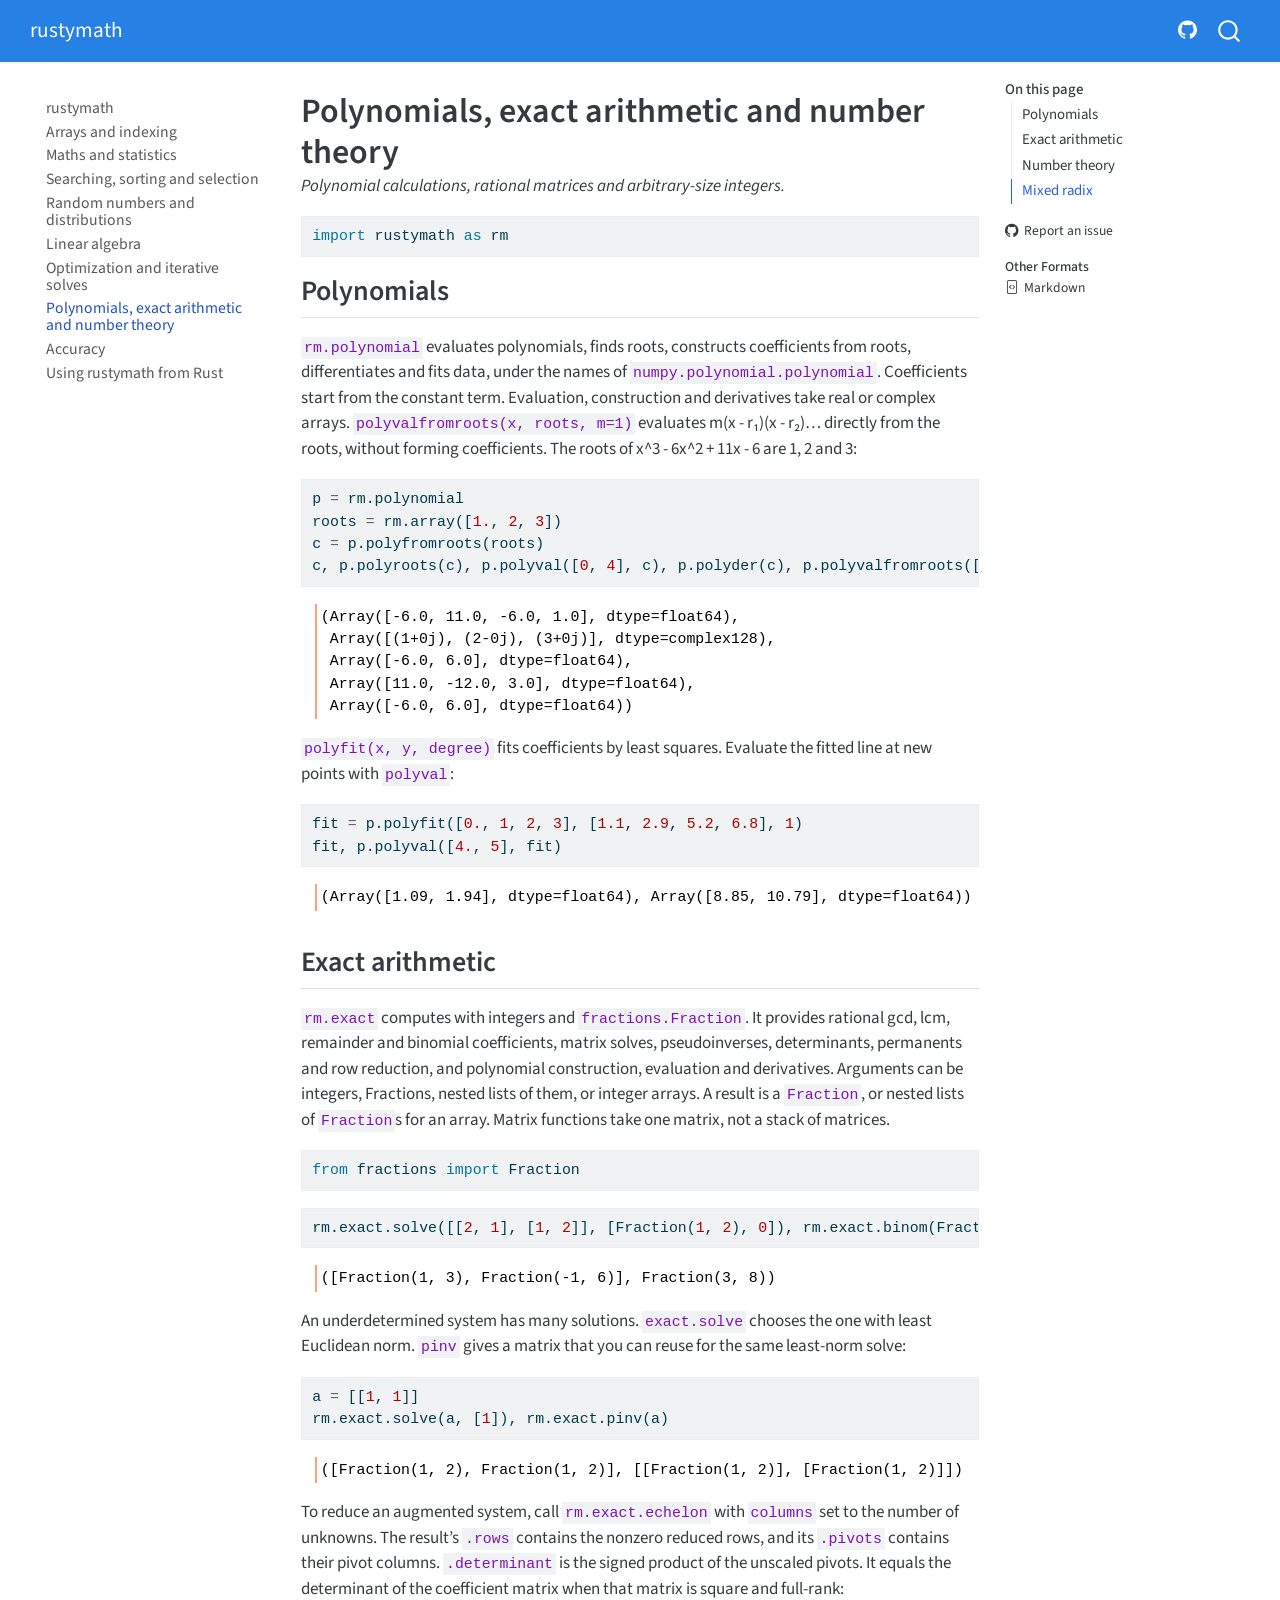
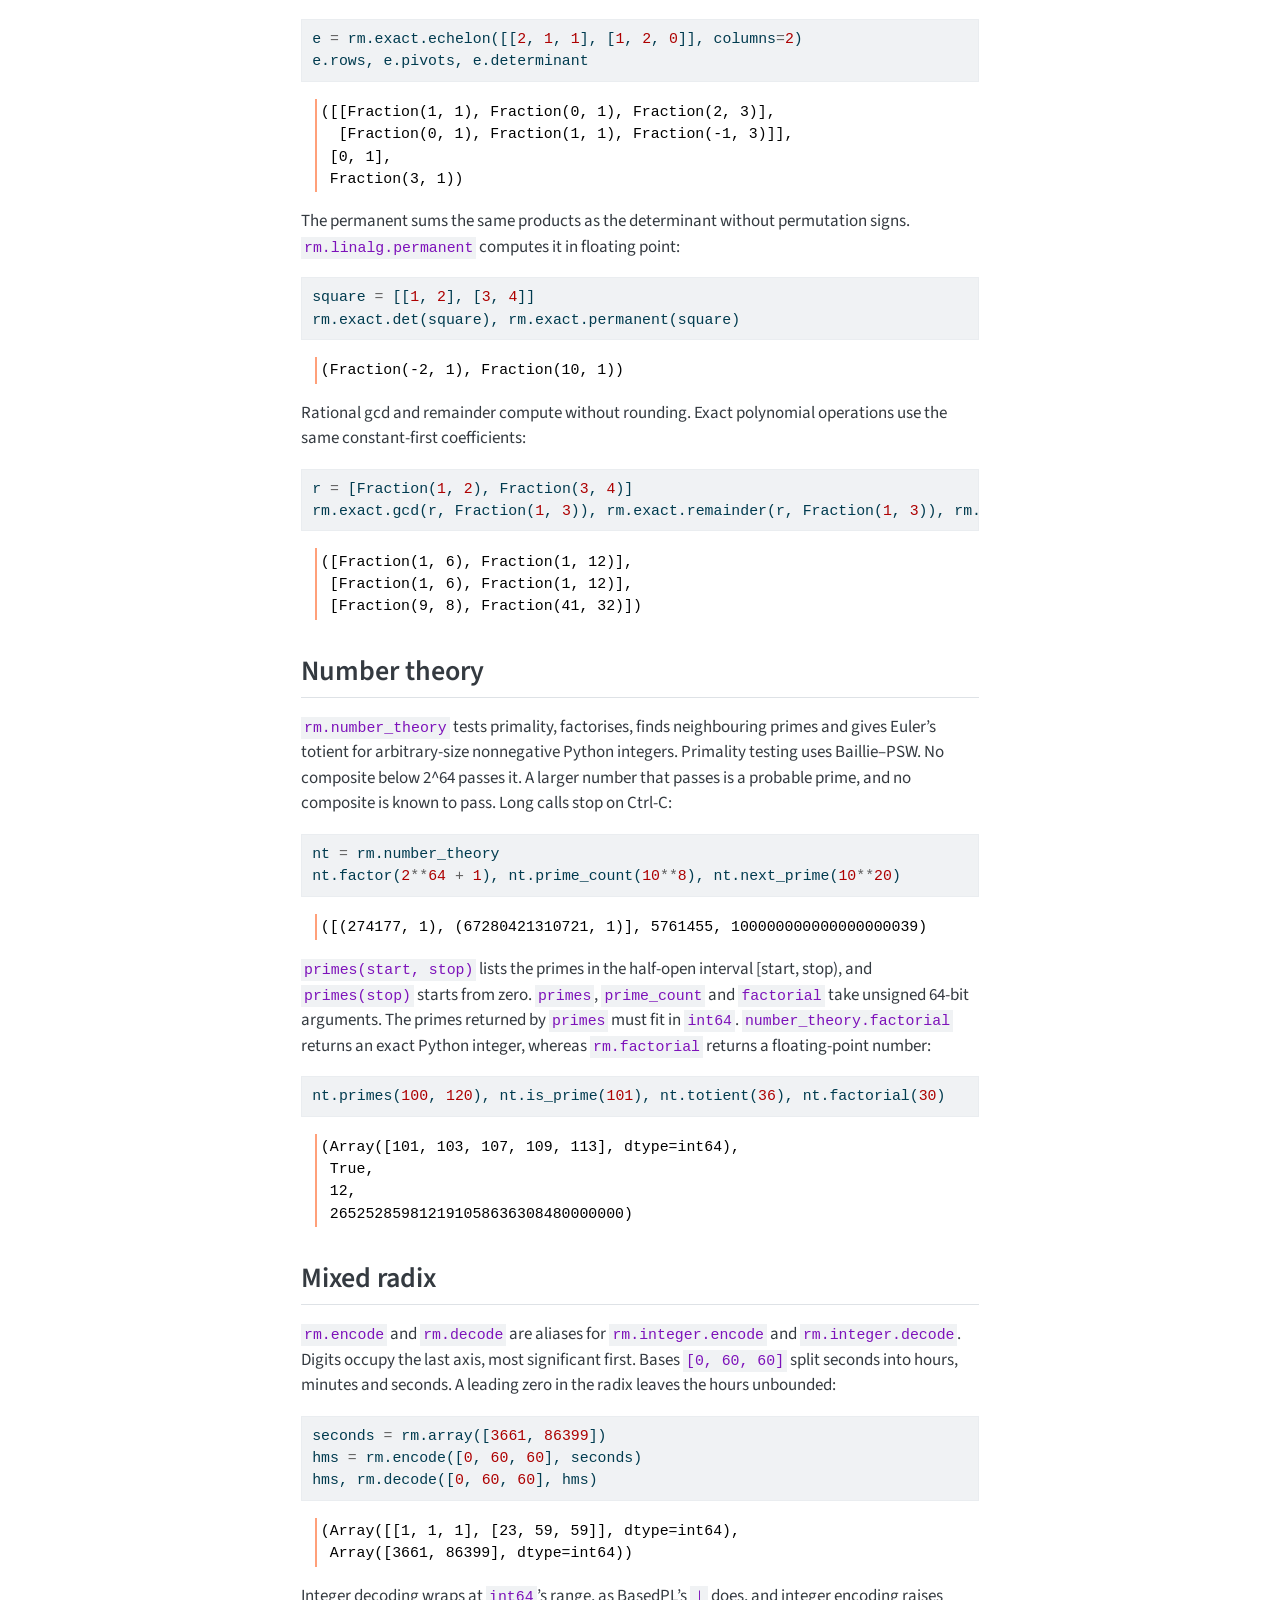
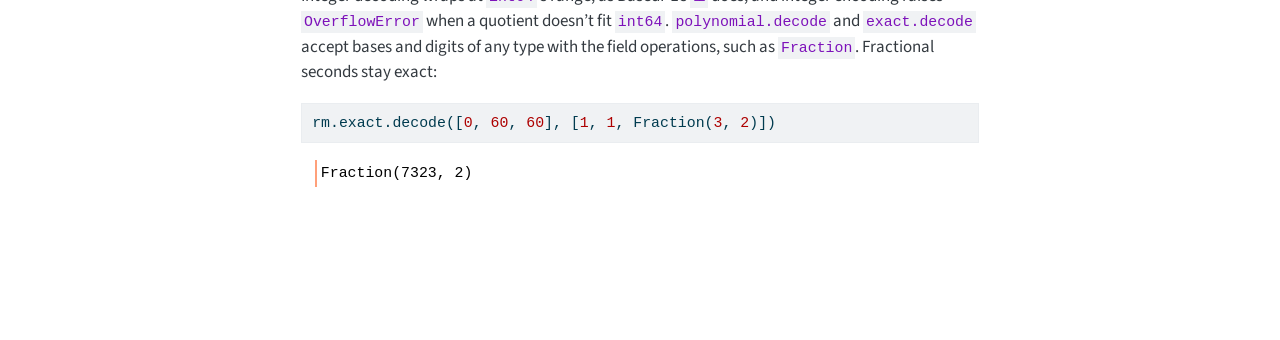
<file: exact.html>
<!DOCTYPE html>
<html xmlns="http://www.w3.org/1999/xhtml" lang="en" xml:lang="en"><head>

<meta charset="utf-8">
<meta name="generator" content="quarto-1.11.9">

<meta name="viewport" content="width=device-width, initial-scale=1.0, user-scalable=yes">

<meta name="description" content="Polynomial calculations, rational matrices and arbitrary-size integers.">

<title>Polynomials, exact arithmetic and number theory – rustymath</title>
<style>
/* Default styles provided by pandoc.
** See https://pandoc.org/MANUAL.html#variables-for-html for config info.
*/
span.smallcaps{font-variant: small-caps;}
div.columns{display: flex; gap: 1.5em;}
div.column{flex: auto;}
@media screen {
div.columns{gap: min(4vw, 1.5em);}
div.column{overflow-x: auto;}
}
div.hanging-indent{margin-left: 1.5em; text-indent: -1.5em;}
ul.task-list{list-style: none;}
ul.task-list li input[type="checkbox"] {
  width: 0.8em;
  margin: 0 0.8em 0.2em -1em; /* quarto-specific, see https://github.com/quarto-dev/quarto-cli/issues/4556 */ 
  vertical-align: middle;
}
/* CSS for syntax highlighting */
html { -webkit-text-size-adjust: 100%; }
pre > code.sourceCode { white-space: pre; position: relative; }
pre > code.sourceCode > span { display: inline-block; line-height: 1.25; }
pre > code.sourceCode > span:empty { height: 1.2em; }
.sourceCode { overflow: visible; }
code.sourceCode > span { color: inherit; text-decoration: inherit; }
div.sourceCode { margin: 1em 0; }
pre.sourceCode { margin: 0; }
@media screen {
div.sourceCode { overflow: auto; }
}
@media print {
pre > code.sourceCode { white-space: pre-wrap; }
pre > code.sourceCode > span { text-indent: -5em; padding-left: 5em; }
}
pre.numberSource code
  { counter-reset: source-line 0; }
pre.numberSource code > span
  { position: relative; left: -4em; counter-increment: source-line; }
pre.numberSource code > span > a:first-child::before
  { content: counter(source-line);
    position: relative; left: -1em; text-align: right; vertical-align: baseline;
    border: none; display: inline-block;
    -webkit-touch-callout: none; -webkit-user-select: none;
    -khtml-user-select: none; -moz-user-select: none;
    -ms-user-select: none; user-select: none;
    padding: 0 4px; width: 4em;
  }
pre.numberSource { margin-left: 3em;  padding-left: 4px; }
div.sourceCode
  {   }
@media screen {
pre > code.sourceCode > span > a:first-child::before { text-decoration: underline; }
}
</style>


<script src="site_libs/quarto-nav/quarto-nav.js"></script>
<script src="site_libs/quarto-nav/headroom.min.js"></script>
<script src="site_libs/clipboard/clipboard.min.js"></script>
<script src="site_libs/quarto-search/autocomplete.umd.js"></script>
<script src="site_libs/quarto-search/fuse.min.js"></script>
<script src="site_libs/quarto-search/quarto-search.js"></script>
<meta name="quarto:offset" content="./">
<script src="site_libs/quarto-html/quarto.js" type="module"></script>
<script src="site_libs/quarto-html/tabsets/tabsets.js" type="module"></script>
<script src="site_libs/quarto-html/scrollable-regions/scrollable-regions.js" type="module"></script>
<script src="site_libs/quarto-html/popper.min.js"></script>
<script src="site_libs/quarto-html/tippy.umd.min.js"></script>
<script src="site_libs/quarto-html/anchor.min.js"></script>
<link href="site_libs/quarto-html/tippy.css" rel="stylesheet">
<link href="site_libs/quarto-html/quarto-syntax-highlighting-63b5708e65d6cd79cd7618c58d0c21e7.css" rel="stylesheet" id="quarto-text-highlighting-styles">
<script src="site_libs/bootstrap/bootstrap.min.js"></script>
<link href="site_libs/bootstrap/bootstrap-icons.css" rel="stylesheet">
<link href="site_libs/bootstrap/bootstrap-f803fa4e565d46961d2a1845e6c2e3f5.min.css" rel="stylesheet" append-hash="true" id="quarto-bootstrap" data-mode="light">
<script id="quarto-search-options" type="application/json">{
  "location": "navbar",
  "copy-button": false,
  "collapse-after": 3,
  "panel-placement": "end",
  "type": "overlay",
  "limit": 50,
  "keyboard-shortcut": [
    "f",
    "/",
    "s"
  ],
  "show-item-context": false,
  "language": {
    "search-no-results-text": "No results",
    "search-matching-documents-text": "matching documents",
    "search-copy-link-title": "Copy link to search",
    "search-hide-matches-text": "Hide additional matches",
    "search-more-match-text": "more match in this document",
    "search-more-matches-text": "more matches in this document",
    "search-clear-button-title": "Clear",
    "search-text-placeholder": "",
    "search-detached-cancel-button-title": "Cancel",
    "search-submit-button-title": "Submit",
    "search-label": "Search"
  }
}</script>


<link rel="stylesheet" href="styles.css">
<meta property="og:title" content="Polynomials, exact arithmetic and number theory – rustymath">
<meta property="og:description" content="Polynomial calculations, rational matrices and arbitrary-size integers.">
<meta property="og:site_name" content="rustymath">
<meta name="twitter:title" content="Polynomials, exact arithmetic and number theory – rustymath">
<meta name="twitter:description" content="Polynomial calculations, rational matrices and arbitrary-size integers.">
<meta name="twitter:card" content="summary">
</head>

<body class="nav-sidebar floating nav-fixed quarto-light"><a id="quarto-skip-link" class="visually-hidden-focusable" href="#quarto-document-content">Skip to main content</a>

<div id="quarto-search-results"></div>
  <header id="quarto-header" class="headroom fixed-top">
    <nav class="navbar navbar-expand-lg " data-bs-theme="dark" aria-label="Site">
      <div class="navbar-container container-fluid">
      <div class="navbar-brand-container mx-auto">
    <a class="navbar-brand" href="./index.html">
    <span class="navbar-title">rustymath</span>
    </a>
  </div>
          <button class="navbar-toggler" type="button" data-bs-toggle="collapse" data-bs-target="#navbarCollapse" aria-controls="navbarCollapse" aria-expanded="false" aria-label="Toggle navigation" onclick="if (window.quartoToggleHeadroom) { window.quartoToggleHeadroom(); }">
  <span class="navbar-toggler-icon"></span>
</button>
          <div class="collapse navbar-collapse" id="navbarCollapse">
            <ul class="navbar-nav navbar-nav-scroll ms-auto">
  <li class="nav-item compact">
    <a class="nav-link" href="https://github.com/AnswerDotAI/rustymath"> <i class="bi bi-github" role="img">
</i> 
<span class="menu-text"></span></a>
  </li>  
</ul>
          </div> <!-- /navcollapse -->
            <div class="quarto-navbar-tools">
</div>
            <div id="quarto-search" class="" title="Search"></div>
      </div> <!-- /container-fluid -->
    </nav>
  <nav class="quarto-secondary-nav" aria-label="Toolbar">
    <div class="container-fluid d-flex">
      <button type="button" class="quarto-btn-toggle btn" data-bs-toggle="collapse" role="button" data-bs-target=".quarto-sidebar-collapse-item" aria-controls="quarto-sidebar" aria-expanded="false" aria-label="Toggle sidebar navigation" onclick="if (window.quartoToggleHeadroom) { window.quartoToggleHeadroom(); }">
        <i class="bi bi-layout-text-sidebar-reverse"></i>
      </button>
        <nav class="quarto-page-breadcrumbs" aria-label="Breadcrumbs"><ol class="breadcrumb"><li class="breadcrumb-item"><a href="./exact.html">Polynomials, exact arithmetic and number theory</a></li></ol></nav>
        <a class="flex-grow-1" data-bs-toggle="collapse" data-bs-target=".quarto-sidebar-collapse-item" onclick="if (window.quartoToggleHeadroom) { window.quartoToggleHeadroom(); }">      
        </a>
    </div>
  </nav>
</header>
<!-- content -->
<div id="quarto-content" class="quarto-container page-columns page-rows-contents page-layout-article page-navbar">
<!-- sidebar -->
  <nav id="quarto-sidebar" class="sidebar collapse collapse-horizontal quarto-sidebar-collapse-item sidebar-navigation floating overflow-auto" aria-label="Section">
    <div class="sidebar-menu-container"> 
    <ul class="list-unstyled mt-1">
        <li class="sidebar-item">
  <div class="sidebar-item-container"> 
  <a href="./index.html" class="sidebar-item-text sidebar-link">
 <span class="menu-text">rustymath</span></a>
  </div>
</li>
        <li class="sidebar-item">
  <div class="sidebar-item-container"> 
  <a href="./arrays.html" class="sidebar-item-text sidebar-link">
 <span class="menu-text">Arrays and indexing</span></a>
  </div>
</li>
        <li class="sidebar-item">
  <div class="sidebar-item-container"> 
  <a href="./math.html" class="sidebar-item-text sidebar-link">
 <span class="menu-text">Maths and statistics</span></a>
  </div>
</li>
        <li class="sidebar-item">
  <div class="sidebar-item-container"> 
  <a href="./search.html" class="sidebar-item-text sidebar-link">
 <span class="menu-text">Searching, sorting and selection</span></a>
  </div>
</li>
        <li class="sidebar-item">
  <div class="sidebar-item-container"> 
  <a href="./random.html" class="sidebar-item-text sidebar-link">
 <span class="menu-text">Random numbers and distributions</span></a>
  </div>
</li>
        <li class="sidebar-item">
  <div class="sidebar-item-container"> 
  <a href="./linalg.html" class="sidebar-item-text sidebar-link">
 <span class="menu-text">Linear algebra</span></a>
  </div>
</li>
        <li class="sidebar-item">
  <div class="sidebar-item-container"> 
  <a href="./optimize.html" class="sidebar-item-text sidebar-link">
 <span class="menu-text">Optimization and iterative solves</span></a>
  </div>
</li>
        <li class="sidebar-item">
  <div class="sidebar-item-container"> 
  <a href="./exact.html" class="sidebar-item-text sidebar-link active">
 <span class="menu-text">Polynomials, exact arithmetic and number theory</span></a>
  </div>
</li>
        <li class="sidebar-item">
  <div class="sidebar-item-container"> 
  <a href="./accuracy.html" class="sidebar-item-text sidebar-link">
 <span class="menu-text">Accuracy</span></a>
  </div>
</li>
        <li class="sidebar-item">
  <div class="sidebar-item-container"> 
  <a href="./rust.html" class="sidebar-item-text sidebar-link">
 <span class="menu-text">Using rustymath from Rust</span></a>
  </div>
</li>
    </ul>
    </div>
</nav>
<div id="quarto-sidebar-glass" class="quarto-sidebar-collapse-item" data-bs-toggle="collapse" data-bs-target=".quarto-sidebar-collapse-item"></div>
<!-- margin-sidebar -->
    <div id="quarto-margin-sidebar" class="sidebar margin-sidebar">
        <nav id="TOC" role="doc-toc" aria-labelledby="toc-title" class="toc-active">
    <h2 id="toc-title">On this page</h2>
   
  <ul>
  <li><a href="#polynomials" id="toc-polynomials" class="nav-link active" data-scroll-target="#polynomials">Polynomials</a></li>
  <li><a href="#exact-arithmetic" id="toc-exact-arithmetic" class="nav-link" data-scroll-target="#exact-arithmetic">Exact arithmetic</a></li>
  <li><a href="#number-theory" id="toc-number-theory" class="nav-link" data-scroll-target="#number-theory">Number theory</a></li>
  <li><a href="#mixed-radix" id="toc-mixed-radix" class="nav-link" data-scroll-target="#mixed-radix">Mixed radix</a></li>
  </ul>
<div class="toc-actions"><ul><li><a href="https://github.com/AnswerDotAI/rustymath/issues/new" class="toc-action"><i class="bi bi-github"></i>Report an issue</a></li></ul></div><div class="quarto-alternate-formats"><h2>Other Formats</h2><ul><li><a href="exact.html.md"><i class="bi bi-file-code"></i>Markdown</a></li></ul></div></nav>
    </div>
<!-- main -->
<main class="content" id="quarto-document-content" tabindex="-1">

<header id="title-block-header" class="quarto-title-block default">
<div class="quarto-title">
<h1 class="title">Polynomials, exact arithmetic and number theory</h1>
</div>

<div>
  <div class="description">
    Polynomial calculations, rational matrices and arbitrary-size integers.
  </div>
</div>


<div class="quarto-title-meta">

    
  
    
  </div>
  


</header>


<!-- WARNING: THIS FILE WAS AUTOGENERATED! DO NOT EDIT! -->
<div id="f4d6d1e4" class="cell">
<div class="code-copy-outer-scaffold"><div class="sourceCode cell-code" id="cb1"><pre class="sourceCode python code-with-copy"><code class="sourceCode python"><span id="cb1-1"><a href="#cb1-1" aria-hidden="true" tabindex="-1"></a><span class="im">import</span> rustymath <span class="im">as</span> rm</span></code></pre></div><button title="Copy to Clipboard" class="code-copy-button"><i class="bi"></i></button></div>
</div>
<section id="polynomials" class="level2">
<h2 class="anchored" data-anchor-id="polynomials">Polynomials</h2>
<p><code>rm.polynomial</code> evaluates polynomials, finds roots, constructs coefficients from roots, differentiates and fits data, under the names of <code>numpy.polynomial.polynomial</code>. Coefficients start from the constant term. Evaluation, construction and derivatives take real or complex arrays. <code>polyvalfromroots(x, roots, m=1)</code> evaluates m(x - r₁)(x - r₂)… directly from the roots, without forming coefficients. The roots of x^3 - 6x^2 + 11x - 6 are 1, 2 and 3:</p>
<div id="1de102a8" class="cell">
<div class="code-copy-outer-scaffold"><div class="sourceCode cell-code" id="cb2"><pre class="sourceCode python code-with-copy"><code class="sourceCode python"><span id="cb2-1"><a href="#cb2-1" aria-hidden="true" tabindex="-1"></a>p <span class="op">=</span> rm.polynomial</span>
<span id="cb2-2"><a href="#cb2-2" aria-hidden="true" tabindex="-1"></a>roots <span class="op">=</span> rm.array([<span class="fl">1.</span>, <span class="dv">2</span>, <span class="dv">3</span>])</span>
<span id="cb2-3"><a href="#cb2-3" aria-hidden="true" tabindex="-1"></a>c <span class="op">=</span> p.polyfromroots(roots)</span>
<span id="cb2-4"><a href="#cb2-4" aria-hidden="true" tabindex="-1"></a>c, p.polyroots(c), p.polyval([<span class="dv">0</span>, <span class="dv">4</span>], c), p.polyder(c), p.polyvalfromroots([<span class="dv">0</span>, <span class="dv">4</span>], roots)</span></code></pre></div><button title="Copy to Clipboard" class="code-copy-button"><i class="bi"></i></button></div>
<div class="cell-output cell-output-display">
<pre><code>(Array([-6.0, 11.0, -6.0, 1.0], dtype=float64),
 Array([(1+0j), (2-0j), (3+0j)], dtype=complex128),
 Array([-6.0, 6.0], dtype=float64),
 Array([11.0, -12.0, 3.0], dtype=float64),
 Array([-6.0, 6.0], dtype=float64))</code></pre>
</div>
</div>
<p><code>polyfit(x, y, degree)</code> fits coefficients by least squares. Evaluate the fitted line at new points with <code>polyval</code>:</p>
<div id="9c07c783" class="cell">
<div class="code-copy-outer-scaffold"><div class="sourceCode cell-code" id="cb4"><pre class="sourceCode python code-with-copy"><code class="sourceCode python"><span id="cb4-1"><a href="#cb4-1" aria-hidden="true" tabindex="-1"></a>fit <span class="op">=</span> p.polyfit([<span class="fl">0.</span>, <span class="dv">1</span>, <span class="dv">2</span>, <span class="dv">3</span>], [<span class="fl">1.1</span>, <span class="fl">2.9</span>, <span class="fl">5.2</span>, <span class="fl">6.8</span>], <span class="dv">1</span>)</span>
<span id="cb4-2"><a href="#cb4-2" aria-hidden="true" tabindex="-1"></a>fit, p.polyval([<span class="fl">4.</span>, <span class="dv">5</span>], fit)</span></code></pre></div><button title="Copy to Clipboard" class="code-copy-button"><i class="bi"></i></button></div>
<div class="cell-output cell-output-display">
<pre><code>(Array([1.09, 1.94], dtype=float64), Array([8.85, 10.79], dtype=float64))</code></pre>
</div>
</div>
</section>
<section id="exact-arithmetic" class="level2">
<h2 class="anchored" data-anchor-id="exact-arithmetic">Exact arithmetic</h2>
<p><code>rm.exact</code> computes with integers and <code>fractions.Fraction</code>. It provides rational gcd, lcm, remainder and binomial coefficients, matrix solves, pseudoinverses, determinants, permanents and row reduction, and polynomial construction, evaluation and derivatives. Arguments can be integers, Fractions, nested lists of them, or integer arrays. A result is a <code>Fraction</code>, or nested lists of <code>Fraction</code>s for an array. Matrix functions take one matrix, not a stack of matrices.</p>
<div id="e7fc65ed" class="cell">
<div class="code-copy-outer-scaffold"><div class="sourceCode cell-code" id="cb6"><pre class="sourceCode python code-with-copy"><code class="sourceCode python"><span id="cb6-1"><a href="#cb6-1" aria-hidden="true" tabindex="-1"></a><span class="im">from</span> fractions <span class="im">import</span> Fraction</span></code></pre></div><button title="Copy to Clipboard" class="code-copy-button"><i class="bi"></i></button></div>
</div>
<div id="03973b82" class="cell">
<div class="code-copy-outer-scaffold"><div class="sourceCode cell-code" id="cb7"><pre class="sourceCode python code-with-copy"><code class="sourceCode python"><span id="cb7-1"><a href="#cb7-1" aria-hidden="true" tabindex="-1"></a>rm.exact.solve([[<span class="dv">2</span>, <span class="dv">1</span>], [<span class="dv">1</span>, <span class="dv">2</span>]], [Fraction(<span class="dv">1</span>, <span class="dv">2</span>), <span class="dv">0</span>]), rm.exact.binom(Fraction(<span class="dv">3</span>, <span class="dv">2</span>), <span class="dv">2</span>)</span></code></pre></div><button title="Copy to Clipboard" class="code-copy-button"><i class="bi"></i></button></div>
<div class="cell-output cell-output-display">
<pre><code>([Fraction(1, 3), Fraction(-1, 6)], Fraction(3, 8))</code></pre>
</div>
</div>
<p>An underdetermined system has many solutions. <code>exact.solve</code> chooses the one with least Euclidean norm. <code>pinv</code> gives a matrix that you can reuse for the same least-norm solve:</p>
<div id="6ddb97ba" class="cell">
<div class="code-copy-outer-scaffold"><div class="sourceCode cell-code" id="cb9"><pre class="sourceCode python code-with-copy"><code class="sourceCode python"><span id="cb9-1"><a href="#cb9-1" aria-hidden="true" tabindex="-1"></a>a <span class="op">=</span> [[<span class="dv">1</span>, <span class="dv">1</span>]]</span>
<span id="cb9-2"><a href="#cb9-2" aria-hidden="true" tabindex="-1"></a>rm.exact.solve(a, [<span class="dv">1</span>]), rm.exact.pinv(a)</span></code></pre></div><button title="Copy to Clipboard" class="code-copy-button"><i class="bi"></i></button></div>
<div class="cell-output cell-output-display">
<pre><code>([Fraction(1, 2), Fraction(1, 2)], [[Fraction(1, 2)], [Fraction(1, 2)]])</code></pre>
</div>
</div>
<p>To reduce an augmented system, call <code>rm.exact.echelon</code> with <code>columns</code> set to the number of unknowns. The result’s <code>.rows</code> contains the nonzero reduced rows, and its <code>.pivots</code> contains their pivot columns. <code>.determinant</code> is the signed product of the unscaled pivots. It equals the determinant of the coefficient matrix when that matrix is square and full-rank:</p>
<div id="1dcd84a4" class="cell">
<div class="code-copy-outer-scaffold"><div class="sourceCode cell-code" id="cb11"><pre class="sourceCode python code-with-copy"><code class="sourceCode python"><span id="cb11-1"><a href="#cb11-1" aria-hidden="true" tabindex="-1"></a>e <span class="op">=</span> rm.exact.echelon([[<span class="dv">2</span>, <span class="dv">1</span>, <span class="dv">1</span>], [<span class="dv">1</span>, <span class="dv">2</span>, <span class="dv">0</span>]], columns<span class="op">=</span><span class="dv">2</span>)</span>
<span id="cb11-2"><a href="#cb11-2" aria-hidden="true" tabindex="-1"></a>e.rows, e.pivots, e.determinant</span></code></pre></div><button title="Copy to Clipboard" class="code-copy-button"><i class="bi"></i></button></div>
<div class="cell-output cell-output-display">
<pre><code>([[Fraction(1, 1), Fraction(0, 1), Fraction(2, 3)],
  [Fraction(0, 1), Fraction(1, 1), Fraction(-1, 3)]],
 [0, 1],
 Fraction(3, 1))</code></pre>
</div>
</div>
<p>The permanent sums the same products as the determinant without permutation signs. <code>rm.linalg.permanent</code> computes it in floating point:</p>
<div id="413d0d5d" class="cell">
<div class="code-copy-outer-scaffold"><div class="sourceCode cell-code" id="cb13"><pre class="sourceCode python code-with-copy"><code class="sourceCode python"><span id="cb13-1"><a href="#cb13-1" aria-hidden="true" tabindex="-1"></a>square <span class="op">=</span> [[<span class="dv">1</span>, <span class="dv">2</span>], [<span class="dv">3</span>, <span class="dv">4</span>]]</span>
<span id="cb13-2"><a href="#cb13-2" aria-hidden="true" tabindex="-1"></a>rm.exact.det(square), rm.exact.permanent(square)</span></code></pre></div><button title="Copy to Clipboard" class="code-copy-button"><i class="bi"></i></button></div>
<div class="cell-output cell-output-display">
<pre><code>(Fraction(-2, 1), Fraction(10, 1))</code></pre>
</div>
</div>
<p>Rational gcd and remainder compute without rounding. Exact polynomial operations use the same constant-first coefficients:</p>
<div id="b17fb634" class="cell">
<div class="code-copy-outer-scaffold"><div class="sourceCode cell-code" id="cb15"><pre class="sourceCode python code-with-copy"><code class="sourceCode python"><span id="cb15-1"><a href="#cb15-1" aria-hidden="true" tabindex="-1"></a>r <span class="op">=</span> [Fraction(<span class="dv">1</span>, <span class="dv">2</span>), Fraction(<span class="dv">3</span>, <span class="dv">4</span>)]</span>
<span id="cb15-2"><a href="#cb15-2" aria-hidden="true" tabindex="-1"></a>rm.exact.gcd(r, Fraction(<span class="dv">1</span>, <span class="dv">3</span>)), rm.exact.remainder(r, Fraction(<span class="dv">1</span>, <span class="dv">3</span>)), rm.exact.polyval(r, [<span class="dv">1</span>, <span class="dv">0</span>, Fraction(<span class="dv">1</span>, <span class="dv">2</span>)])</span></code></pre></div><button title="Copy to Clipboard" class="code-copy-button"><i class="bi"></i></button></div>
<div class="cell-output cell-output-display">
<pre><code>([Fraction(1, 6), Fraction(1, 12)],
 [Fraction(1, 6), Fraction(1, 12)],
 [Fraction(9, 8), Fraction(41, 32)])</code></pre>
</div>
</div>
</section>
<section id="number-theory" class="level2">
<h2 class="anchored" data-anchor-id="number-theory">Number theory</h2>
<p><code>rm.number_theory</code> tests primality, factorises, finds neighbouring primes and gives Euler’s totient for arbitrary-size nonnegative Python integers. Primality testing uses Baillie–PSW. No composite below 2^64 passes it. A larger number that passes is a probable prime, and no composite is known to pass. Long calls stop on Ctrl-C:</p>
<div id="2fbd3687" class="cell">
<div class="code-copy-outer-scaffold"><div class="sourceCode cell-code" id="cb17"><pre class="sourceCode python code-with-copy"><code class="sourceCode python"><span id="cb17-1"><a href="#cb17-1" aria-hidden="true" tabindex="-1"></a>nt <span class="op">=</span> rm.number_theory</span>
<span id="cb17-2"><a href="#cb17-2" aria-hidden="true" tabindex="-1"></a>nt.factor(<span class="dv">2</span><span class="op">**</span><span class="dv">64</span> <span class="op">+</span> <span class="dv">1</span>), nt.prime_count(<span class="dv">10</span><span class="op">**</span><span class="dv">8</span>), nt.next_prime(<span class="dv">10</span><span class="op">**</span><span class="dv">20</span>)</span></code></pre></div><button title="Copy to Clipboard" class="code-copy-button"><i class="bi"></i></button></div>
<div class="cell-output cell-output-display">
<pre><code>([(274177, 1), (67280421310721, 1)], 5761455, 100000000000000000039)</code></pre>
</div>
</div>
<p><code>primes(start, stop)</code> lists the primes in the half-open interval [start, stop), and <code>primes(stop)</code> starts from zero. <code>primes</code>, <code>prime_count</code> and <code>factorial</code> take unsigned 64-bit arguments. The primes returned by <code>primes</code> must fit in <code>int64</code>. <code>number_theory.factorial</code> returns an exact Python integer, whereas <code>rm.factorial</code> returns a floating-point number:</p>
<div id="243e6221" class="cell">
<div class="code-copy-outer-scaffold"><div class="sourceCode cell-code" id="cb19"><pre class="sourceCode python code-with-copy"><code class="sourceCode python"><span id="cb19-1"><a href="#cb19-1" aria-hidden="true" tabindex="-1"></a>nt.primes(<span class="dv">100</span>, <span class="dv">120</span>), nt.is_prime(<span class="dv">101</span>), nt.totient(<span class="dv">36</span>), nt.factorial(<span class="dv">30</span>)</span></code></pre></div><button title="Copy to Clipboard" class="code-copy-button"><i class="bi"></i></button></div>
<div class="cell-output cell-output-display">
<pre><code>(Array([101, 103, 107, 109, 113], dtype=int64),
 True,
 12,
 265252859812191058636308480000000)</code></pre>
</div>
</div>
</section>
<section id="mixed-radix" class="level2">
<h2 class="anchored" data-anchor-id="mixed-radix">Mixed radix</h2>
<p><code>rm.encode</code> and <code>rm.decode</code> are aliases for <code>rm.integer.encode</code> and <code>rm.integer.decode</code>. Digits occupy the last axis, most significant first. Bases <code>[0, 60, 60]</code> split seconds into hours, minutes and seconds. A leading zero in the radix leaves the hours unbounded:</p>
<div id="292c3ba2" class="cell">
<div class="code-copy-outer-scaffold"><div class="sourceCode cell-code" id="cb21"><pre class="sourceCode python code-with-copy"><code class="sourceCode python"><span id="cb21-1"><a href="#cb21-1" aria-hidden="true" tabindex="-1"></a>seconds <span class="op">=</span> rm.array([<span class="dv">3661</span>, <span class="dv">86399</span>])</span>
<span id="cb21-2"><a href="#cb21-2" aria-hidden="true" tabindex="-1"></a>hms <span class="op">=</span> rm.encode([<span class="dv">0</span>, <span class="dv">60</span>, <span class="dv">60</span>], seconds)</span>
<span id="cb21-3"><a href="#cb21-3" aria-hidden="true" tabindex="-1"></a>hms, rm.decode([<span class="dv">0</span>, <span class="dv">60</span>, <span class="dv">60</span>], hms)</span></code></pre></div><button title="Copy to Clipboard" class="code-copy-button"><i class="bi"></i></button></div>
<div class="cell-output cell-output-display">
<pre><code>(Array([[1, 1, 1], [23, 59, 59]], dtype=int64),
 Array([3661, 86399], dtype=int64))</code></pre>
</div>
</div>
<p>Integer decoding wraps at <code>int64</code>’s range, as BasedPL’s <code>⊥</code> does, and integer encoding raises <code>OverflowError</code> when a quotient doesn’t fit <code>int64</code>. <code>polynomial.decode</code> and <code>exact.decode</code> accept bases and digits of any type with the field operations, such as <code>Fraction</code>. Fractional seconds stay exact:</p>
<div id="4ec9171a" class="cell">
<div class="code-copy-outer-scaffold"><div class="sourceCode cell-code" id="cb23"><pre class="sourceCode python code-with-copy"><code class="sourceCode python"><span id="cb23-1"><a href="#cb23-1" aria-hidden="true" tabindex="-1"></a>rm.exact.decode([<span class="dv">0</span>, <span class="dv">60</span>, <span class="dv">60</span>], [<span class="dv">1</span>, <span class="dv">1</span>, Fraction(<span class="dv">3</span>, <span class="dv">2</span>)])</span></code></pre></div><button title="Copy to Clipboard" class="code-copy-button"><i class="bi"></i></button></div>
<div class="cell-output cell-output-display">
<pre><code>Fraction(7323, 2)</code></pre>
</div>
</div>


</section>

</main> <!-- /main -->
<script id="quarto-html-after-body" type="application/javascript">
  window.document.addEventListener("DOMContentLoaded", function (event) {
    const icon = "";
    const anchorJS = new window.AnchorJS();
    anchorJS.options = {
      placement: 'right',
      icon: icon
    };
    anchorJS.add('.anchored');
    const isCodeAnnotation = (el) => {
      for (const clz of el.classList) {
        if (clz.startsWith('code-annotation-')) {                     
          return true;
        }
      }
      return false;
    }
    const onCopySuccess = function(e) {
      // button target
      const button = e.trigger;
      // don't keep focus
      button.blur();
      // flash "checked"
      button.classList.add('code-copy-button-checked');
      var currentTitle = button.getAttribute("title");
      button.setAttribute("title", "Copied!");
      let tooltip;
      if (window.bootstrap) {
        button.setAttribute("data-bs-toggle", "tooltip");
        button.setAttribute("data-bs-placement", "left");
        button.setAttribute("data-bs-title", "Copied!");
        tooltip = new bootstrap.Tooltip(button, 
          { trigger: "manual", 
            customClass: "code-copy-button-tooltip",
            offset: [0, -8]});
        tooltip.show();    
      }
      setTimeout(function() {
        if (tooltip) {
          tooltip.hide();
          button.removeAttribute("data-bs-title");
          button.removeAttribute("data-bs-toggle");
          button.removeAttribute("data-bs-placement");
        }
        button.setAttribute("title", currentTitle);
        button.classList.remove('code-copy-button-checked');
      }, 1000);
      // clear code selection
      e.clearSelection();
    }
    const getTextToCopy = function(trigger) {
      const outerScaffold = trigger.parentElement.cloneNode(true);
      const codeEl = outerScaffold.querySelector('code');
      for (const childEl of codeEl.children) {
        if (isCodeAnnotation(childEl)) {
          childEl.remove();
        }
      }
      return codeEl.innerText;
    }
    const clipboard = new window.ClipboardJS('.code-copy-button:not([data-in-quarto-modal])', {
      text: getTextToCopy
    });
    clipboard.on('success', onCopySuccess);
    if (window.document.getElementById('quarto-embedded-source-code-modal')) {
      const clipboardModal = new window.ClipboardJS('.code-copy-button[data-in-quarto-modal]', {
        text: getTextToCopy,
        container: window.document.getElementById('quarto-embedded-source-code-modal')
      });
      clipboardModal.on('success', onCopySuccess);
    }
      var localhostRegex = new RegExp(/^(?:http|https):\/\/localhost\:?[0-9]*\//);
      var mailtoRegex = new RegExp(/^mailto:/);
        var filterRegex = new RegExp("https:\/\/answerdotai\.github\.io\/rustymath");
      var isInternal = (href) => {
          return filterRegex.test(href) || localhostRegex.test(href) || mailtoRegex.test(href);
      }
      // Inspect non-navigation links and adorn them if external
      window.quartoDecorateExternalLinks = function (root) {
     var links = (root || window.document).querySelectorAll('a[href]:not(.nav-link):not(.navbar-brand):not(.toc-action):not(.sidebar-link):not(.sidebar-item-toggle):not(.pagination-link):not(.no-external):not([aria-hidden]):not(.dropdown-item):not(.quarto-navigation-tool):not(.about-link)');
      for (var i=0; i<links.length; i++) {
        const link = links[i];
        if (!isInternal(link.href)) {
          // undo the damage that might have been done by quarto-nav.js in the case of
          // links that we want to consider external
          if (link.dataset.originalHref !== undefined) {
            link.href = link.dataset.originalHref;
          }
          if (!link.classList.contains('no-external-icon')) {
          }
        }
      }
      };
      window.quartoDecorateExternalLinks(window.document);
    // Esc closes the popup (WCAG 1.4.13) and focus leaving both trigger and
    // popup closes it (WCAG 2.4.11); tippy handles neither for interactive popups.
    const hideOnEscAndFocusOut = {
      name: 'hideOnEscAndFocusOut',
      defaultValue: true,
      fn(instance) {
        const dismiss = () => {
          // A show scheduled by the trigger delay would otherwise reopen it
          instance.clearDelayTimeouts();
          instance.hide();
        };
        const onKeyDown = (event) => {
          if (event.key !== 'Escape') {
            return;
          }
          // Keep Esc from also reaching page handlers (e.g. reveal.js overview),
          // except an open reveal.js slide menu, which Esc should close too.
          // The menu handles keys only when its keyboard option is on.
          const menuHandlesEsc = window.Reveal?.getPlugin?.('menu')?.isOpen() &&
            window.Reveal.getConfig().menu?.keyboard !== false;
          if (!menuHandlesEsc) {
            event.stopPropagation();
          }
          if (instance.popper.contains(window.document.activeElement)) {
            // Disabled while refocusing so the focus trigger does not reopen it
            instance.disable();
            instance.reference.focus();
            instance.enable();
          }
          dismiss();
        };
        const onFocusOut = (event) => {
          const target = event.relatedTarget;
          if (target && !instance.reference.contains(target) &&
              !instance.popper.contains(target)) {
            dismiss();
          }
        };
        // On the trigger too: a click trigger (code-annotations: select) has no
        // blur handling. Attached for the instance's lifetime so leaving the
        // trigger also cancels a show still pending on the trigger delay.
        instance.reference.addEventListener('focusout', onFocusOut);
        return {
          onShow() {
            window.document.addEventListener('keydown', onKeyDown, true);
            instance.popper.addEventListener('focusout', onFocusOut);
          },
          onHide() {
            window.document.removeEventListener('keydown', onKeyDown, true);
            instance.popper.removeEventListener('focusout', onFocusOut);
          },
          onDestroy() {
            instance.reference.removeEventListener('focusout', onFocusOut);
          },
        };
      },
    };
    function tippyHover(el, contentFn, onTriggerFn, onUntriggerFn) {
      const config = {
        allowHTML: true,
        maxWidth: 500,
        delay: 100,
        arrow: false,
        appendTo: function(el) {
            return el.parentElement;
        },
        interactive: true,
        interactiveBorder: 10,
        theme: 'quarto',
        placement: 'bottom-start',
        plugins: [hideOnEscAndFocusOut],
      };
      if (contentFn) {
        config.content = contentFn;
      }
      if (onTriggerFn) {
        config.onTrigger = onTriggerFn;
      }
      if (onUntriggerFn) {
        config.onUntrigger = onUntriggerFn;
      }
      window.tippy(el, config); 
    }
    const noterefs = window.document.querySelectorAll('a[role="doc-noteref"]');
    for (var i=0; i<noterefs.length; i++) {
      const ref = noterefs[i];
      tippyHover(ref, function() {
        // use id or data attribute instead here
        let href = ref.getAttribute('data-footnote-href') || ref.getAttribute('href');
        try { href = new URL(href).hash; } catch {}
        const id = href.replace(/^#\/?/, "");
        const note = window.document.getElementById(id);
        if (note) {
          return note.innerHTML;
        } else {
          return "";
        }
      });
    }
    const xrefs = window.document.querySelectorAll('a.quarto-xref');
    const processXRef = (id, note) => {
      // Strip column container classes
      const stripColumnClz = (el) => {
        el.classList.remove("page-full", "page-columns");
        if (el.children) {
          for (const child of el.children) {
            stripColumnClz(child);
          }
        }
      }
      stripColumnClz(note)
      if (id === null || id.startsWith('sec-')) {
        // Special case sections, only their first couple elements
        const container = document.createElement("div");
        if (note.children && note.children.length > 2) {
          container.appendChild(note.children[0].cloneNode(true));
          for (let i = 1; i < note.children.length; i++) {
            const child = note.children[i];
            if (child.tagName === "P" && child.innerText === "") {
              continue;
            } else {
              container.appendChild(child.cloneNode(true));
              break;
            }
          }
          if (window.Quarto?.typesetMath) {
            window.Quarto.typesetMath(container);
          }
          return container.innerHTML
        } else {
          if (window.Quarto?.typesetMath) {
            window.Quarto.typesetMath(note);
          }
          return note.innerHTML;
        }
      } else {
        // Remove any anchor links if they are present
        const anchorLink = note.querySelector('a.anchorjs-link');
        if (anchorLink) {
          anchorLink.remove();
        }
        if (window.Quarto?.typesetMath) {
          window.Quarto.typesetMath(note);
        }
        if (note.classList.contains("callout")) {
          return note.outerHTML;
        } else {
          return note.innerHTML;
        }
      }
    }
    for (var i=0; i<xrefs.length; i++) {
      const xref = xrefs[i];
      tippyHover(xref, undefined, function(instance) {
        instance.disable();
        let url = xref.getAttribute('href');
        let hash = undefined; 
        if (url.startsWith('#')) {
          hash = url;
        } else {
          try { hash = new URL(url).hash; } catch {}
        }
        if (hash) {
          const id = hash.replace(/^#\/?/, "");
          const note = window.document.getElementById(id);
          if (note !== null) {
            try {
              const html = processXRef(id, note.cloneNode(true));
              instance.setContent(html);
            } finally {
              instance.enable();
              instance.show();
            }
          } else {
            // See if we can fetch this
            fetch(url.split('#')[0])
            .then(res => res.text())
            .then(html => {
              const parser = new DOMParser();
              const htmlDoc = parser.parseFromString(html, "text/html");
              const note = htmlDoc.getElementById(id);
              if (note !== null) {
                const html = processXRef(id, note);
                instance.setContent(html);
              } 
            }).finally(() => {
              instance.enable();
              instance.show();
            });
          }
        } else {
          // See if we can fetch a full url (with no hash to target)
          // This is a special case and we should probably do some content thinning / targeting
          fetch(url)
          .then(res => res.text())
          .then(html => {
            const parser = new DOMParser();
            const htmlDoc = parser.parseFromString(html, "text/html");
            const note = htmlDoc.querySelector('main.content');
            if (note !== null) {
              // This should only happen for chapter cross references
              // (since there is no id in the URL)
              // remove the first header
              if (note.children.length > 0 && note.children[0].tagName === "HEADER") {
                note.children[0].remove();
              }
              const html = processXRef(null, note);
              instance.setContent(html);
            } 
          }).finally(() => {
            instance.enable();
            instance.show();
          });
        }
      }, function(instance) {
      });
    }
        let selectedAnnoteEl;
        const selectorForAnnotation = ( cell, annotation) => {
          let cellAttr = 'data-code-cell="' + cell + '"';
          let lineAttr = 'data-code-annotation="' +  annotation + '"';
          const selector = 'span[' + cellAttr + '][' + lineAttr + ']';
          return selector;
        }
        const selectCodeLines = (annoteEl) => {
          const doc = window.document;
          const targetCell = annoteEl.getAttribute("data-target-cell");
          const targetAnnotation = annoteEl.getAttribute("data-target-annotation");
          const annoteSpan = window.document.querySelector(selectorForAnnotation(targetCell, targetAnnotation));
          const lines = annoteSpan.getAttribute("data-code-lines").split(",");
          const lineIds = lines.map((line) => {
            return targetCell + "-" + line;
          })
          // Each band is positioned against its own containing block, which is
          // not the offsetParent of the lines, so place it from client rects.
          const placeBand = (band, firstEl, lastEl, codeBlock) => {
            const container = band.offsetParent;
            if (container === null) {
              return;
            }
            const containerRect = container.getBoundingClientRect();
            // Reveal.js scales slides with a transform, so convert client
            // pixels back to the CSS pixels of the container.
            const scale = containerRect.height / container.offsetHeight || 1;
            const firstRect = firstEl.getBoundingClientRect();
            const lastRect = lastEl.getBoundingClientRect();
            const top = (firstRect.top - containerRect.top) / scale - container.clientTop + container.scrollTop;
            const height = (lastRect.bottom - firstRect.top) / scale;
            band.style.top = top - 2 + "px";
            band.style.height = height + 4 + "px";
            if (codeBlock) {
              // Without the copy button wrapper, the containing block is wider
              // than the code block, so span the code block explicitly.
              const blockRect = codeBlock.getBoundingClientRect();
              band.style.left = (blockRect.left - containerRect.left) / scale - container.clientLeft + container.scrollLeft + "px";
              band.style.width = blockRect.width / scale + "px";
            }
          };
          if (lineIds.length > 0) {
            const el = window.document.getElementById(lineIds[0]);
            const lastEl = window.document.getElementById(lineIds[lineIds.length - 1]);
            const parent = el.parentElement.parentElement;
            // cook up a div (if necessary) and position it
            let div = window.document.getElementById("code-annotation-line-highlight");
            if (div === null) {
              div = window.document.createElement("div");
              div.setAttribute("id", "code-annotation-line-highlight");
              div.style.position = 'absolute';
              parent.appendChild(div);
            }
            placeBand(div, el, lastEl, parent.closest("div.sourceCode") || parent);
            let gutterDiv = window.document.getElementById("code-annotation-line-highlight-gutter");
            if (gutterDiv === null) {
              gutterDiv = window.document.createElement("div");
              gutterDiv.setAttribute("id", "code-annotation-line-highlight-gutter");
              gutterDiv.style.position = 'absolute';
              const codeCell = window.document.getElementById(targetCell);
              const gutter = codeCell.querySelector('.code-annotation-gutter');
              gutter.appendChild(gutterDiv);
            }
            placeBand(gutterDiv, el, lastEl);
            selectedAnnoteEl = annoteEl;
          }
        };
        const unselectCodeLines = () => {
          const elementsIds = ["code-annotation-line-highlight", "code-annotation-line-highlight-gutter"];
          elementsIds.forEach((elId) => {
            const div = window.document.getElementById(elId);
            if (div) {
              div.remove();
            }
          });
          selectedAnnoteEl = undefined;
        };
          // Handle positioning of the toggle
      window.addEventListener(
        "resize",
        throttle(() => {
          elRect = undefined;
          if (selectedAnnoteEl) {
            selectCodeLines(selectedAnnoteEl);
          }
        }, 10)
      );
      function throttle(fn, ms) {
      let throttle = false;
      let timer;
        return (...args) => {
          if(!throttle) { // first call gets through
              fn.apply(this, args);
              throttle = true;
          } else { // all the others get throttled
              if(timer) clearTimeout(timer); // cancel #2
              timer = setTimeout(() => {
                fn.apply(this, args);
                timer = throttle = false;
              }, ms);
          }
        };
      }
        // Attach click handler to the DT
        const annoteDls = window.document.querySelectorAll('dt[data-target-cell]');
        for (const annoteDlNode of annoteDls) {
          annoteDlNode.addEventListener('click', (event) => {
            const clickedEl = event.target;
            if (clickedEl !== selectedAnnoteEl) {
              unselectCodeLines();
              const activeEl = window.document.querySelector('dt[data-target-cell].code-annotation-active');
              if (activeEl) {
                activeEl.classList.remove('code-annotation-active');
              }
              selectCodeLines(clickedEl);
              clickedEl.classList.add('code-annotation-active');
            } else {
              // Unselect the line
              unselectCodeLines();
              clickedEl.classList.remove('code-annotation-active');
            }
          });
        }
    const findCites = (el) => {
      const parentEl = el.parentElement;
      if (parentEl) {
        const cites = parentEl.dataset.cites;
        if (cites) {
          return {
            el,
            cites: cites.split(' ')
          };
        } else {
          return findCites(el.parentElement)
        }
      } else {
        return undefined;
      }
    };
    var bibliorefs = window.document.querySelectorAll('a[role="doc-biblioref"]');
    for (var i=0; i<bibliorefs.length; i++) {
      const ref = bibliorefs[i];
      const citeInfo = findCites(ref);
      if (citeInfo) {
        tippyHover(citeInfo.el, function() {
          var popup = window.document.createElement('div');
          citeInfo.cites.forEach(function(cite) {
            var citeDiv = window.document.createElement('div');
            citeDiv.classList.add('hanging-indent');
            citeDiv.classList.add('csl-entry');
            var biblioDiv = window.document.getElementById('ref-' + cite);
            if (biblioDiv) {
              citeDiv.innerHTML = biblioDiv.innerHTML;
            }
            popup.appendChild(citeDiv);
          });
          return popup.innerHTML;
        });
      }
    }
  });
  </script>
  <script type="application/javascript">
  window.quartoScrollableRegionsLabels = {"code":"Scrollable code","output":"Scrollable output"};
  </script>
</div> <!-- /content -->




<footer class="footer"><div class="nav-footer"><div class="nav-footer-center"><div class="toc-actions d-sm-block d-md-none"><ul><li><a href="https://github.com/AnswerDotAI/rustymath/issues/new" class="toc-action"><i class="bi bi-github"></i>Report an issue</a></li></ul></div></div></div></footer></body></html>
</file>
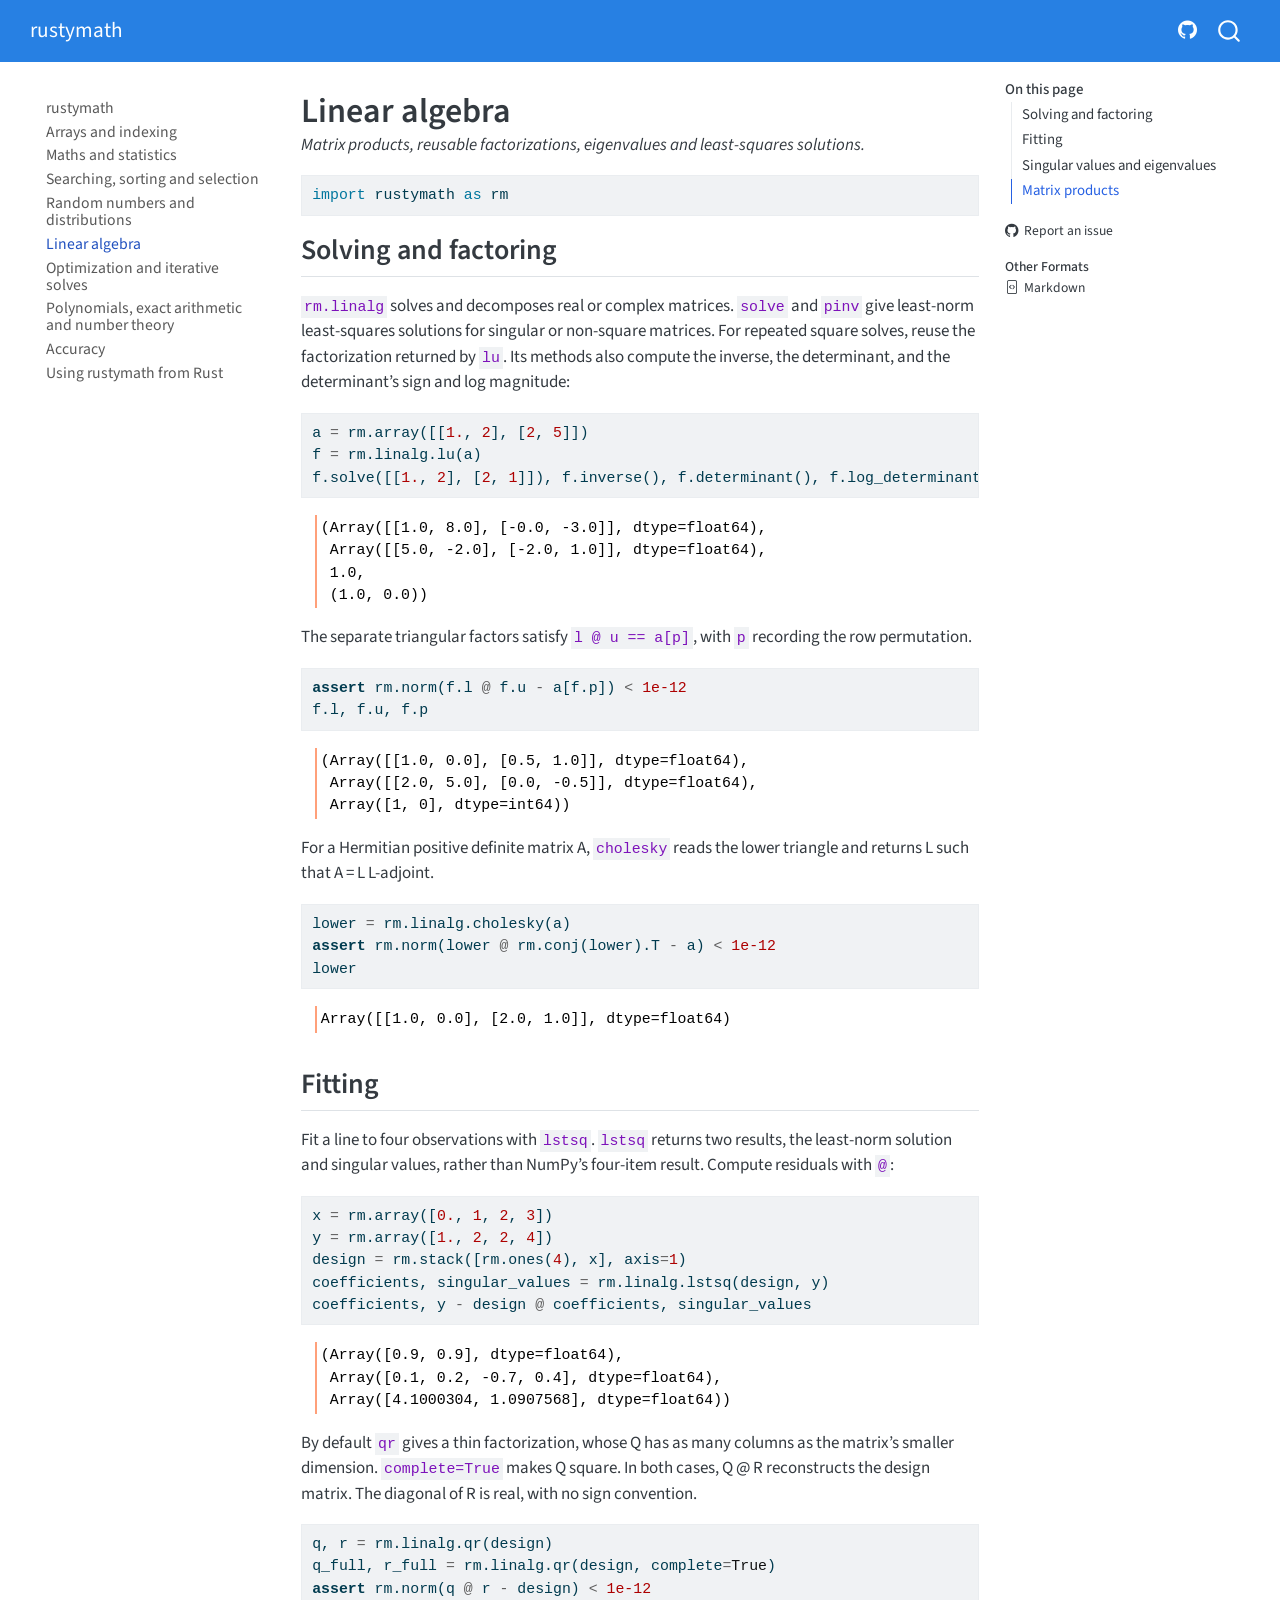
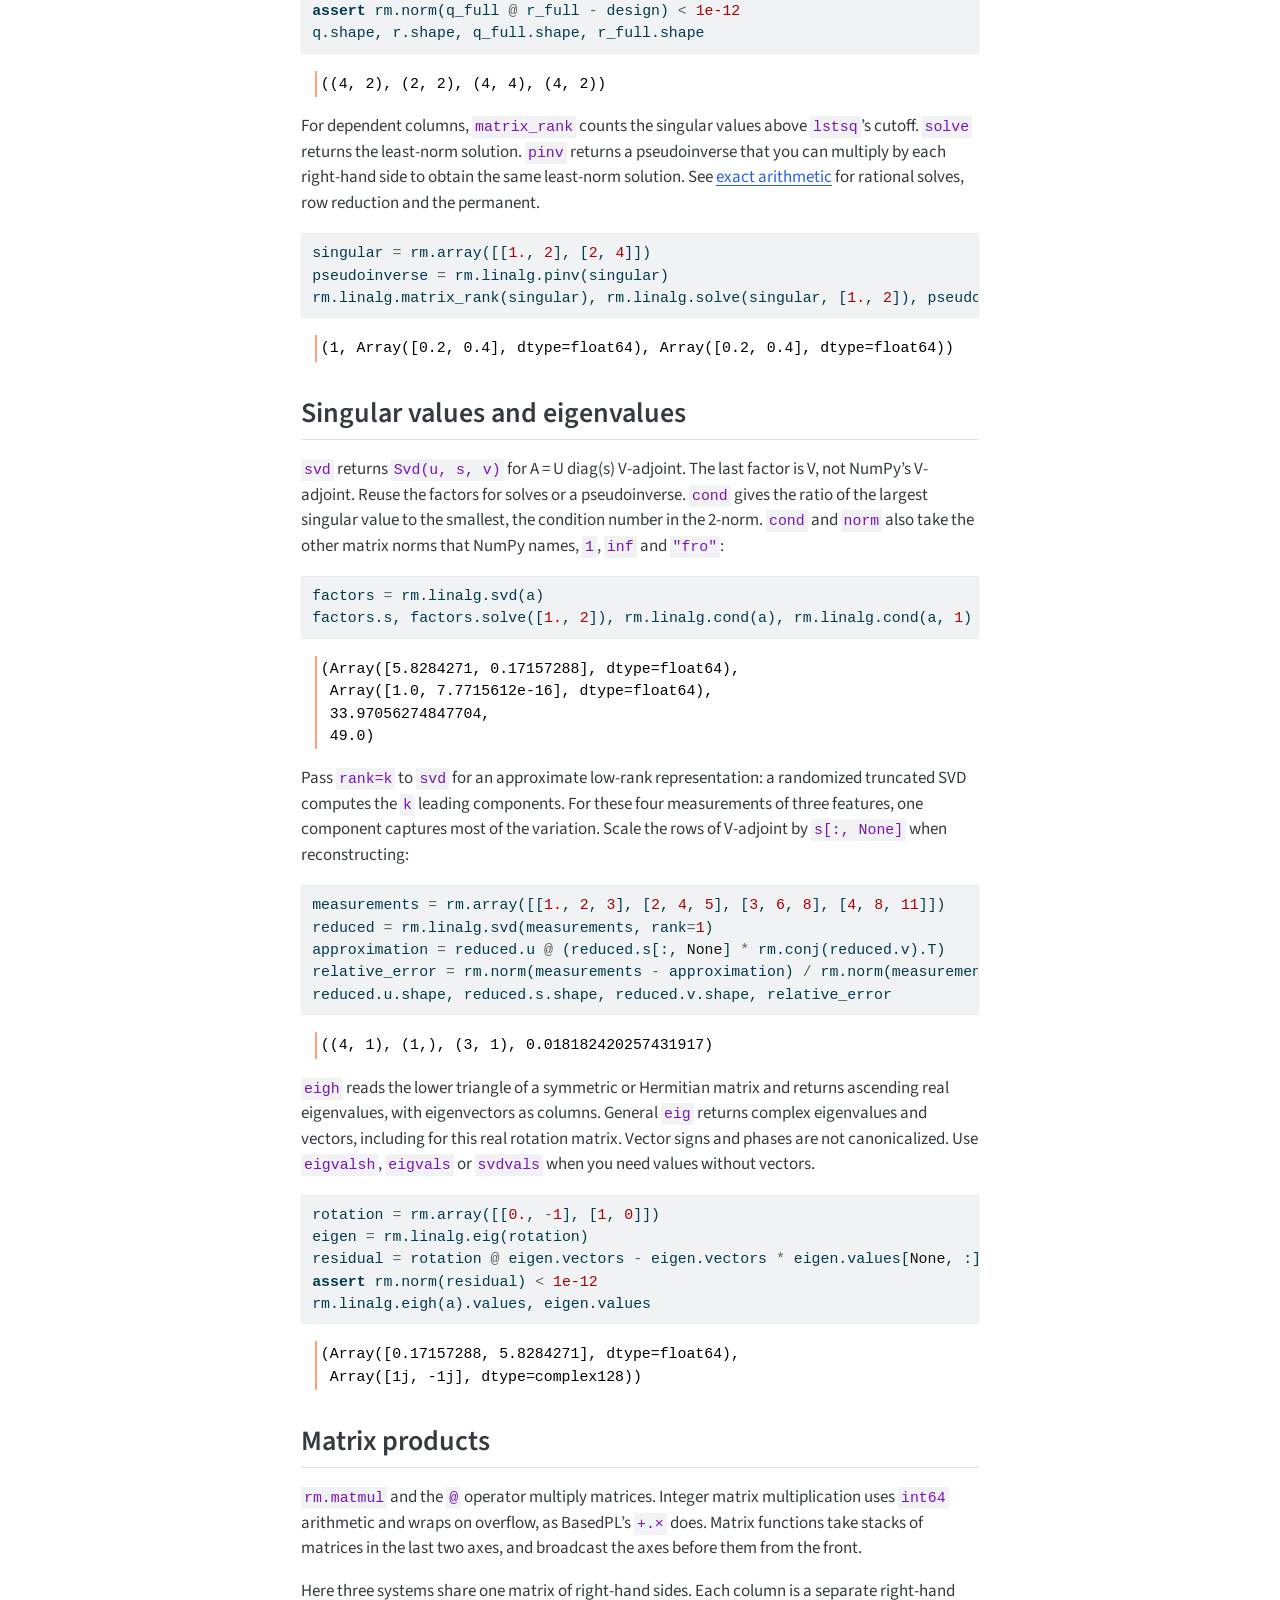
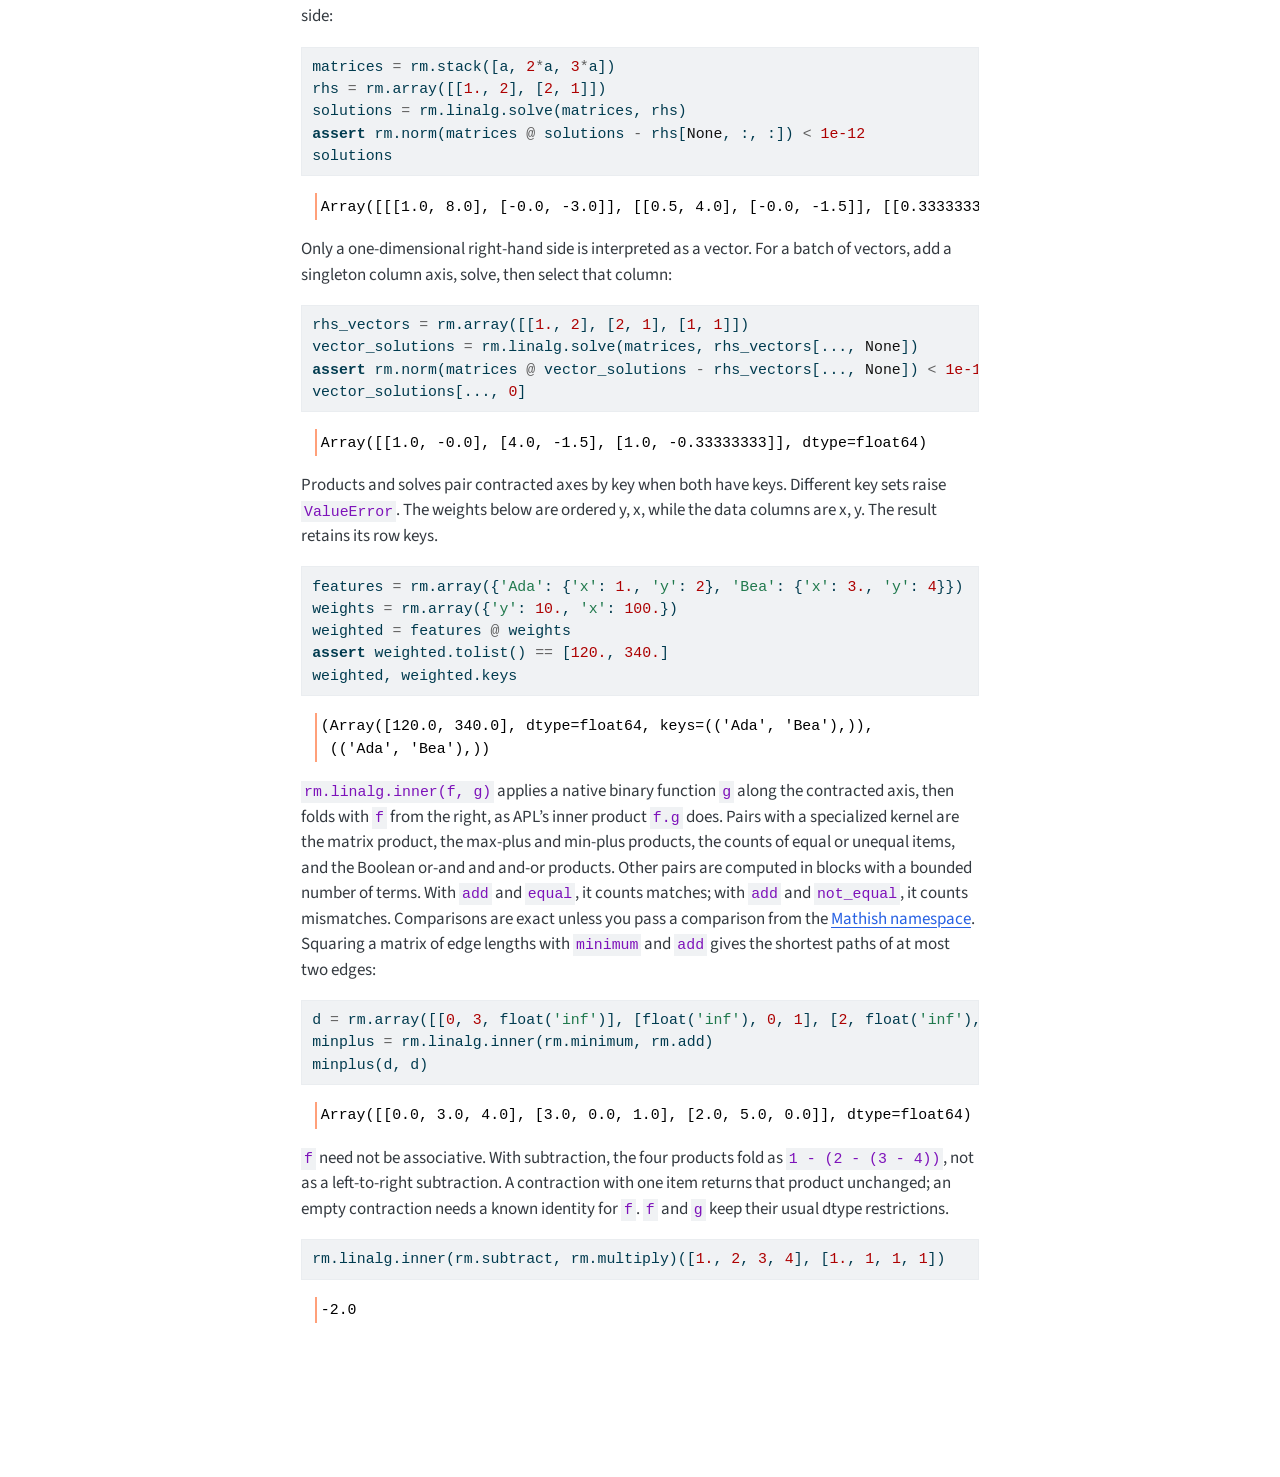
<file: linalg.html>
<!DOCTYPE html>
<html xmlns="http://www.w3.org/1999/xhtml" lang="en" xml:lang="en"><head>

<meta charset="utf-8">
<meta name="generator" content="quarto-1.11.9">

<meta name="viewport" content="width=device-width, initial-scale=1.0, user-scalable=yes">

<meta name="description" content="Matrix products, reusable factorizations, eigenvalues and least-squares solutions.">

<title>Linear algebra – rustymath</title>
<style>
/* Default styles provided by pandoc.
** See https://pandoc.org/MANUAL.html#variables-for-html for config info.
*/
span.smallcaps{font-variant: small-caps;}
div.columns{display: flex; gap: 1.5em;}
div.column{flex: auto;}
@media screen {
div.columns{gap: min(4vw, 1.5em);}
div.column{overflow-x: auto;}
}
div.hanging-indent{margin-left: 1.5em; text-indent: -1.5em;}
ul.task-list{list-style: none;}
ul.task-list li input[type="checkbox"] {
  width: 0.8em;
  margin: 0 0.8em 0.2em -1em; /* quarto-specific, see https://github.com/quarto-dev/quarto-cli/issues/4556 */ 
  vertical-align: middle;
}
/* CSS for syntax highlighting */
html { -webkit-text-size-adjust: 100%; }
pre > code.sourceCode { white-space: pre; position: relative; }
pre > code.sourceCode > span { display: inline-block; line-height: 1.25; }
pre > code.sourceCode > span:empty { height: 1.2em; }
.sourceCode { overflow: visible; }
code.sourceCode > span { color: inherit; text-decoration: inherit; }
div.sourceCode { margin: 1em 0; }
pre.sourceCode { margin: 0; }
@media screen {
div.sourceCode { overflow: auto; }
}
@media print {
pre > code.sourceCode { white-space: pre-wrap; }
pre > code.sourceCode > span { text-indent: -5em; padding-left: 5em; }
}
pre.numberSource code
  { counter-reset: source-line 0; }
pre.numberSource code > span
  { position: relative; left: -4em; counter-increment: source-line; }
pre.numberSource code > span > a:first-child::before
  { content: counter(source-line);
    position: relative; left: -1em; text-align: right; vertical-align: baseline;
    border: none; display: inline-block;
    -webkit-touch-callout: none; -webkit-user-select: none;
    -khtml-user-select: none; -moz-user-select: none;
    -ms-user-select: none; user-select: none;
    padding: 0 4px; width: 4em;
  }
pre.numberSource { margin-left: 3em;  padding-left: 4px; }
div.sourceCode
  {   }
@media screen {
pre > code.sourceCode > span > a:first-child::before { text-decoration: underline; }
}
</style>


<script src="site_libs/quarto-nav/quarto-nav.js"></script>
<script src="site_libs/quarto-nav/headroom.min.js"></script>
<script src="site_libs/clipboard/clipboard.min.js"></script>
<script src="site_libs/quarto-search/autocomplete.umd.js"></script>
<script src="site_libs/quarto-search/fuse.min.js"></script>
<script src="site_libs/quarto-search/quarto-search.js"></script>
<meta name="quarto:offset" content="./">
<script src="site_libs/quarto-html/quarto.js" type="module"></script>
<script src="site_libs/quarto-html/tabsets/tabsets.js" type="module"></script>
<script src="site_libs/quarto-html/scrollable-regions/scrollable-regions.js" type="module"></script>
<script src="site_libs/quarto-html/popper.min.js"></script>
<script src="site_libs/quarto-html/tippy.umd.min.js"></script>
<script src="site_libs/quarto-html/anchor.min.js"></script>
<link href="site_libs/quarto-html/tippy.css" rel="stylesheet">
<link href="site_libs/quarto-html/quarto-syntax-highlighting-63b5708e65d6cd79cd7618c58d0c21e7.css" rel="stylesheet" id="quarto-text-highlighting-styles">
<script src="site_libs/bootstrap/bootstrap.min.js"></script>
<link href="site_libs/bootstrap/bootstrap-icons.css" rel="stylesheet">
<link href="site_libs/bootstrap/bootstrap-f803fa4e565d46961d2a1845e6c2e3f5.min.css" rel="stylesheet" append-hash="true" id="quarto-bootstrap" data-mode="light">
<script id="quarto-search-options" type="application/json">{
  "location": "navbar",
  "copy-button": false,
  "collapse-after": 3,
  "panel-placement": "end",
  "type": "overlay",
  "limit": 50,
  "keyboard-shortcut": [
    "f",
    "/",
    "s"
  ],
  "show-item-context": false,
  "language": {
    "search-no-results-text": "No results",
    "search-matching-documents-text": "matching documents",
    "search-copy-link-title": "Copy link to search",
    "search-hide-matches-text": "Hide additional matches",
    "search-more-match-text": "more match in this document",
    "search-more-matches-text": "more matches in this document",
    "search-clear-button-title": "Clear",
    "search-text-placeholder": "",
    "search-detached-cancel-button-title": "Cancel",
    "search-submit-button-title": "Submit",
    "search-label": "Search"
  }
}</script>


<link rel="stylesheet" href="styles.css">
<meta property="og:title" content="Linear algebra – rustymath">
<meta property="og:description" content="Matrix products, reusable factorizations, eigenvalues and least-squares solutions.">
<meta property="og:site_name" content="rustymath">
<meta name="twitter:title" content="Linear algebra – rustymath">
<meta name="twitter:description" content="Matrix products, reusable factorizations, eigenvalues and least-squares solutions.">
<meta name="twitter:card" content="summary">
</head>

<body class="nav-sidebar floating nav-fixed quarto-light"><a id="quarto-skip-link" class="visually-hidden-focusable" href="#quarto-document-content">Skip to main content</a>

<div id="quarto-search-results"></div>
  <header id="quarto-header" class="headroom fixed-top">
    <nav class="navbar navbar-expand-lg " data-bs-theme="dark" aria-label="Site">
      <div class="navbar-container container-fluid">
      <div class="navbar-brand-container mx-auto">
    <a class="navbar-brand" href="./index.html">
    <span class="navbar-title">rustymath</span>
    </a>
  </div>
          <button class="navbar-toggler" type="button" data-bs-toggle="collapse" data-bs-target="#navbarCollapse" aria-controls="navbarCollapse" aria-expanded="false" aria-label="Toggle navigation" onclick="if (window.quartoToggleHeadroom) { window.quartoToggleHeadroom(); }">
  <span class="navbar-toggler-icon"></span>
</button>
          <div class="collapse navbar-collapse" id="navbarCollapse">
            <ul class="navbar-nav navbar-nav-scroll ms-auto">
  <li class="nav-item compact">
    <a class="nav-link" href="https://github.com/AnswerDotAI/rustymath"> <i class="bi bi-github" role="img">
</i> 
<span class="menu-text"></span></a>
  </li>  
</ul>
          </div> <!-- /navcollapse -->
            <div class="quarto-navbar-tools">
</div>
            <div id="quarto-search" class="" title="Search"></div>
      </div> <!-- /container-fluid -->
    </nav>
  <nav class="quarto-secondary-nav" aria-label="Toolbar">
    <div class="container-fluid d-flex">
      <button type="button" class="quarto-btn-toggle btn" data-bs-toggle="collapse" role="button" data-bs-target=".quarto-sidebar-collapse-item" aria-controls="quarto-sidebar" aria-expanded="false" aria-label="Toggle sidebar navigation" onclick="if (window.quartoToggleHeadroom) { window.quartoToggleHeadroom(); }">
        <i class="bi bi-layout-text-sidebar-reverse"></i>
      </button>
        <nav class="quarto-page-breadcrumbs" aria-label="Breadcrumbs"><ol class="breadcrumb"><li class="breadcrumb-item"><a href="./linalg.html">Linear algebra</a></li></ol></nav>
        <a class="flex-grow-1" data-bs-toggle="collapse" data-bs-target=".quarto-sidebar-collapse-item" onclick="if (window.quartoToggleHeadroom) { window.quartoToggleHeadroom(); }">      
        </a>
    </div>
  </nav>
</header>
<!-- content -->
<div id="quarto-content" class="quarto-container page-columns page-rows-contents page-layout-article page-navbar">
<!-- sidebar -->
  <nav id="quarto-sidebar" class="sidebar collapse collapse-horizontal quarto-sidebar-collapse-item sidebar-navigation floating overflow-auto" aria-label="Section">
    <div class="sidebar-menu-container"> 
    <ul class="list-unstyled mt-1">
        <li class="sidebar-item">
  <div class="sidebar-item-container"> 
  <a href="./index.html" class="sidebar-item-text sidebar-link">
 <span class="menu-text">rustymath</span></a>
  </div>
</li>
        <li class="sidebar-item">
  <div class="sidebar-item-container"> 
  <a href="./arrays.html" class="sidebar-item-text sidebar-link">
 <span class="menu-text">Arrays and indexing</span></a>
  </div>
</li>
        <li class="sidebar-item">
  <div class="sidebar-item-container"> 
  <a href="./math.html" class="sidebar-item-text sidebar-link">
 <span class="menu-text">Maths and statistics</span></a>
  </div>
</li>
        <li class="sidebar-item">
  <div class="sidebar-item-container"> 
  <a href="./search.html" class="sidebar-item-text sidebar-link">
 <span class="menu-text">Searching, sorting and selection</span></a>
  </div>
</li>
        <li class="sidebar-item">
  <div class="sidebar-item-container"> 
  <a href="./random.html" class="sidebar-item-text sidebar-link">
 <span class="menu-text">Random numbers and distributions</span></a>
  </div>
</li>
        <li class="sidebar-item">
  <div class="sidebar-item-container"> 
  <a href="./linalg.html" class="sidebar-item-text sidebar-link active">
 <span class="menu-text">Linear algebra</span></a>
  </div>
</li>
        <li class="sidebar-item">
  <div class="sidebar-item-container"> 
  <a href="./optimize.html" class="sidebar-item-text sidebar-link">
 <span class="menu-text">Optimization and iterative solves</span></a>
  </div>
</li>
        <li class="sidebar-item">
  <div class="sidebar-item-container"> 
  <a href="./exact.html" class="sidebar-item-text sidebar-link">
 <span class="menu-text">Polynomials, exact arithmetic and number theory</span></a>
  </div>
</li>
        <li class="sidebar-item">
  <div class="sidebar-item-container"> 
  <a href="./accuracy.html" class="sidebar-item-text sidebar-link">
 <span class="menu-text">Accuracy</span></a>
  </div>
</li>
        <li class="sidebar-item">
  <div class="sidebar-item-container"> 
  <a href="./rust.html" class="sidebar-item-text sidebar-link">
 <span class="menu-text">Using rustymath from Rust</span></a>
  </div>
</li>
    </ul>
    </div>
</nav>
<div id="quarto-sidebar-glass" class="quarto-sidebar-collapse-item" data-bs-toggle="collapse" data-bs-target=".quarto-sidebar-collapse-item"></div>
<!-- margin-sidebar -->
    <div id="quarto-margin-sidebar" class="sidebar margin-sidebar">
        <nav id="TOC" role="doc-toc" aria-labelledby="toc-title" class="toc-active">
    <h2 id="toc-title">On this page</h2>
   
  <ul>
  <li><a href="#solving-and-factoring" id="toc-solving-and-factoring" class="nav-link active" data-scroll-target="#solving-and-factoring">Solving and factoring</a></li>
  <li><a href="#fitting" id="toc-fitting" class="nav-link" data-scroll-target="#fitting">Fitting</a></li>
  <li><a href="#singular-values-and-eigenvalues" id="toc-singular-values-and-eigenvalues" class="nav-link" data-scroll-target="#singular-values-and-eigenvalues">Singular values and eigenvalues</a></li>
  <li><a href="#matrix-products" id="toc-matrix-products" class="nav-link" data-scroll-target="#matrix-products">Matrix products</a></li>
  </ul>
<div class="toc-actions"><ul><li><a href="https://github.com/AnswerDotAI/rustymath/issues/new" class="toc-action"><i class="bi bi-github"></i>Report an issue</a></li></ul></div><div class="quarto-alternate-formats"><h2>Other Formats</h2><ul><li><a href="linalg.html.md"><i class="bi bi-file-code"></i>Markdown</a></li></ul></div></nav>
    </div>
<!-- main -->
<main class="content" id="quarto-document-content" tabindex="-1">

<header id="title-block-header" class="quarto-title-block default">
<div class="quarto-title">
<h1 class="title">Linear algebra</h1>
</div>

<div>
  <div class="description">
    Matrix products, reusable factorizations, eigenvalues and least-squares solutions.
  </div>
</div>


<div class="quarto-title-meta">

    
  
    
  </div>
  


</header>


<!-- WARNING: THIS FILE WAS AUTOGENERATED! DO NOT EDIT! -->
<div id="1f3f3f13" class="cell">
<div class="code-copy-outer-scaffold"><div class="sourceCode cell-code" id="cb1"><pre class="sourceCode python code-with-copy"><code class="sourceCode python"><span id="cb1-1"><a href="#cb1-1" aria-hidden="true" tabindex="-1"></a><span class="im">import</span> rustymath <span class="im">as</span> rm</span></code></pre></div><button title="Copy to Clipboard" class="code-copy-button"><i class="bi"></i></button></div>
</div>
<section id="solving-and-factoring" class="level2">
<h2 class="anchored" data-anchor-id="solving-and-factoring">Solving and factoring</h2>
<p><code>rm.linalg</code> solves and decomposes real or complex matrices. <code>solve</code> and <code>pinv</code> give least-norm least-squares solutions for singular or non-square matrices. For repeated square solves, reuse the factorization returned by <code>lu</code>. Its methods also compute the inverse, the determinant, and the determinant’s sign and log magnitude:</p>
<div id="5a2766e2" class="cell">
<div class="code-copy-outer-scaffold"><div class="sourceCode cell-code" id="cb2"><pre class="sourceCode python code-with-copy"><code class="sourceCode python"><span id="cb2-1"><a href="#cb2-1" aria-hidden="true" tabindex="-1"></a>a <span class="op">=</span> rm.array([[<span class="fl">1.</span>, <span class="dv">2</span>], [<span class="dv">2</span>, <span class="dv">5</span>]])</span>
<span id="cb2-2"><a href="#cb2-2" aria-hidden="true" tabindex="-1"></a>f <span class="op">=</span> rm.linalg.lu(a)</span>
<span id="cb2-3"><a href="#cb2-3" aria-hidden="true" tabindex="-1"></a>f.solve([[<span class="fl">1.</span>, <span class="dv">2</span>], [<span class="dv">2</span>, <span class="dv">1</span>]]), f.inverse(), f.determinant(), f.log_determinant()</span></code></pre></div><button title="Copy to Clipboard" class="code-copy-button"><i class="bi"></i></button></div>
<div class="cell-output cell-output-display">
<pre><code>(Array([[1.0, 8.0], [-0.0, -3.0]], dtype=float64),
 Array([[5.0, -2.0], [-2.0, 1.0]], dtype=float64),
 1.0,
 (1.0, 0.0))</code></pre>
</div>
</div>
<p>The separate triangular factors satisfy <code>l @ u == a[p]</code>, with <code>p</code> recording the row permutation.</p>
<div id="b3c5b92a" class="cell">
<div class="code-copy-outer-scaffold"><div class="sourceCode cell-code" id="cb4"><pre class="sourceCode python code-with-copy"><code class="sourceCode python"><span id="cb4-1"><a href="#cb4-1" aria-hidden="true" tabindex="-1"></a><span class="cf">assert</span> rm.norm(f.l <span class="op">@</span> f.u <span class="op">-</span> a[f.p]) <span class="op">&lt;</span> <span class="fl">1e-12</span></span>
<span id="cb4-2"><a href="#cb4-2" aria-hidden="true" tabindex="-1"></a>f.l, f.u, f.p</span></code></pre></div><button title="Copy to Clipboard" class="code-copy-button"><i class="bi"></i></button></div>
<div class="cell-output cell-output-display">
<pre><code>(Array([[1.0, 0.0], [0.5, 1.0]], dtype=float64),
 Array([[2.0, 5.0], [0.0, -0.5]], dtype=float64),
 Array([1, 0], dtype=int64))</code></pre>
</div>
</div>
<p>For a Hermitian positive definite matrix A, <code>cholesky</code> reads the lower triangle and returns L such that A = L L-adjoint.</p>
<div id="95ec3e1e" class="cell">
<div class="code-copy-outer-scaffold"><div class="sourceCode cell-code" id="cb6"><pre class="sourceCode python code-with-copy"><code class="sourceCode python"><span id="cb6-1"><a href="#cb6-1" aria-hidden="true" tabindex="-1"></a>lower <span class="op">=</span> rm.linalg.cholesky(a)</span>
<span id="cb6-2"><a href="#cb6-2" aria-hidden="true" tabindex="-1"></a><span class="cf">assert</span> rm.norm(lower <span class="op">@</span> rm.conj(lower).T <span class="op">-</span> a) <span class="op">&lt;</span> <span class="fl">1e-12</span></span>
<span id="cb6-3"><a href="#cb6-3" aria-hidden="true" tabindex="-1"></a>lower</span></code></pre></div><button title="Copy to Clipboard" class="code-copy-button"><i class="bi"></i></button></div>
<div class="cell-output cell-output-display">
<pre><code>Array([[1.0, 0.0], [2.0, 1.0]], dtype=float64)</code></pre>
</div>
</div>
</section>
<section id="fitting" class="level2">
<h2 class="anchored" data-anchor-id="fitting">Fitting</h2>
<p>Fit a line to four observations with <code>lstsq</code>. <code>lstsq</code> returns two results, the least-norm solution and singular values, rather than NumPy’s four-item result. Compute residuals with <code>@</code>:</p>
<div id="9d879e9e" class="cell">
<div class="code-copy-outer-scaffold"><div class="sourceCode cell-code" id="cb8"><pre class="sourceCode python code-with-copy"><code class="sourceCode python"><span id="cb8-1"><a href="#cb8-1" aria-hidden="true" tabindex="-1"></a>x <span class="op">=</span> rm.array([<span class="fl">0.</span>, <span class="dv">1</span>, <span class="dv">2</span>, <span class="dv">3</span>])</span>
<span id="cb8-2"><a href="#cb8-2" aria-hidden="true" tabindex="-1"></a>y <span class="op">=</span> rm.array([<span class="fl">1.</span>, <span class="dv">2</span>, <span class="dv">2</span>, <span class="dv">4</span>])</span>
<span id="cb8-3"><a href="#cb8-3" aria-hidden="true" tabindex="-1"></a>design <span class="op">=</span> rm.stack([rm.ones(<span class="dv">4</span>), x], axis<span class="op">=</span><span class="dv">1</span>)</span>
<span id="cb8-4"><a href="#cb8-4" aria-hidden="true" tabindex="-1"></a>coefficients, singular_values <span class="op">=</span> rm.linalg.lstsq(design, y)</span>
<span id="cb8-5"><a href="#cb8-5" aria-hidden="true" tabindex="-1"></a>coefficients, y <span class="op">-</span> design <span class="op">@</span> coefficients, singular_values</span></code></pre></div><button title="Copy to Clipboard" class="code-copy-button"><i class="bi"></i></button></div>
<div class="cell-output cell-output-display">
<pre><code>(Array([0.9, 0.9], dtype=float64),
 Array([0.1, 0.2, -0.7, 0.4], dtype=float64),
 Array([4.1000304, 1.0907568], dtype=float64))</code></pre>
</div>
</div>
<p>By default <code>qr</code> gives a thin factorization, whose Q has as many columns as the matrix’s smaller dimension. <code>complete=True</code> makes Q square. In both cases, Q @ R reconstructs the design matrix. The diagonal of R is real, with no sign convention.</p>
<div id="0f982a4b" class="cell">
<div class="code-copy-outer-scaffold"><div class="sourceCode cell-code" id="cb10"><pre class="sourceCode python code-with-copy"><code class="sourceCode python"><span id="cb10-1"><a href="#cb10-1" aria-hidden="true" tabindex="-1"></a>q, r <span class="op">=</span> rm.linalg.qr(design)</span>
<span id="cb10-2"><a href="#cb10-2" aria-hidden="true" tabindex="-1"></a>q_full, r_full <span class="op">=</span> rm.linalg.qr(design, complete<span class="op">=</span><span class="va">True</span>)</span>
<span id="cb10-3"><a href="#cb10-3" aria-hidden="true" tabindex="-1"></a><span class="cf">assert</span> rm.norm(q <span class="op">@</span> r <span class="op">-</span> design) <span class="op">&lt;</span> <span class="fl">1e-12</span></span>
<span id="cb10-4"><a href="#cb10-4" aria-hidden="true" tabindex="-1"></a><span class="cf">assert</span> rm.norm(q_full <span class="op">@</span> r_full <span class="op">-</span> design) <span class="op">&lt;</span> <span class="fl">1e-12</span></span>
<span id="cb10-5"><a href="#cb10-5" aria-hidden="true" tabindex="-1"></a>q.shape, r.shape, q_full.shape, r_full.shape</span></code></pre></div><button title="Copy to Clipboard" class="code-copy-button"><i class="bi"></i></button></div>
<div class="cell-output cell-output-display">
<pre><code>((4, 2), (2, 2), (4, 4), (4, 2))</code></pre>
</div>
</div>
<p>For dependent columns, <code>matrix_rank</code> counts the singular values above <code>lstsq</code>’s cutoff. <code>solve</code> returns the least-norm solution. <code>pinv</code> returns a pseudoinverse that you can multiply by each right-hand side to obtain the same least-norm solution. See <a href="./exact.html">exact arithmetic</a> for rational solves, row reduction and the permanent.</p>
<div id="c6789bae" class="cell">
<div class="code-copy-outer-scaffold"><div class="sourceCode cell-code" id="cb12"><pre class="sourceCode python code-with-copy"><code class="sourceCode python"><span id="cb12-1"><a href="#cb12-1" aria-hidden="true" tabindex="-1"></a>singular <span class="op">=</span> rm.array([[<span class="fl">1.</span>, <span class="dv">2</span>], [<span class="dv">2</span>, <span class="dv">4</span>]])</span>
<span id="cb12-2"><a href="#cb12-2" aria-hidden="true" tabindex="-1"></a>pseudoinverse <span class="op">=</span> rm.linalg.pinv(singular)</span>
<span id="cb12-3"><a href="#cb12-3" aria-hidden="true" tabindex="-1"></a>rm.linalg.matrix_rank(singular), rm.linalg.solve(singular, [<span class="fl">1.</span>, <span class="dv">2</span>]), pseudoinverse <span class="op">@</span> [<span class="fl">1.</span>, <span class="dv">2</span>]</span></code></pre></div><button title="Copy to Clipboard" class="code-copy-button"><i class="bi"></i></button></div>
<div class="cell-output cell-output-display">
<pre><code>(1, Array([0.2, 0.4], dtype=float64), Array([0.2, 0.4], dtype=float64))</code></pre>
</div>
</div>
</section>
<section id="singular-values-and-eigenvalues" class="level2">
<h2 class="anchored" data-anchor-id="singular-values-and-eigenvalues">Singular values and eigenvalues</h2>
<p><code>svd</code> returns <code>Svd(u, s, v)</code> for A = U diag(s) V-adjoint. The last factor is V, not NumPy’s V-adjoint. Reuse the factors for solves or a pseudoinverse. <code>cond</code> gives the ratio of the largest singular value to the smallest, the condition number in the 2-norm. <code>cond</code> and <code>norm</code> also take the other matrix norms that NumPy names, <code>1</code>, <code>inf</code> and <code>"fro"</code>:</p>
<div id="9d83a7ea" class="cell">
<div class="code-copy-outer-scaffold"><div class="sourceCode cell-code" id="cb14"><pre class="sourceCode python code-with-copy"><code class="sourceCode python"><span id="cb14-1"><a href="#cb14-1" aria-hidden="true" tabindex="-1"></a>factors <span class="op">=</span> rm.linalg.svd(a)</span>
<span id="cb14-2"><a href="#cb14-2" aria-hidden="true" tabindex="-1"></a>factors.s, factors.solve([<span class="fl">1.</span>, <span class="dv">2</span>]), rm.linalg.cond(a), rm.linalg.cond(a, <span class="dv">1</span>)</span></code></pre></div><button title="Copy to Clipboard" class="code-copy-button"><i class="bi"></i></button></div>
<div class="cell-output cell-output-display">
<pre><code>(Array([5.8284271, 0.17157288], dtype=float64),
 Array([1.0, 7.7715612e-16], dtype=float64),
 33.97056274847704,
 49.0)</code></pre>
</div>
</div>
<p>Pass <code>rank=k</code> to <code>svd</code> for an approximate low-rank representation: a randomized truncated SVD computes the <code>k</code> leading components. For these four measurements of three features, one component captures most of the variation. Scale the rows of V-adjoint by <code>s[:, None]</code> when reconstructing:</p>
<div id="b849dc30" class="cell">
<div class="code-copy-outer-scaffold"><div class="sourceCode cell-code" id="cb16"><pre class="sourceCode python code-with-copy"><code class="sourceCode python"><span id="cb16-1"><a href="#cb16-1" aria-hidden="true" tabindex="-1"></a>measurements <span class="op">=</span> rm.array([[<span class="fl">1.</span>, <span class="dv">2</span>, <span class="dv">3</span>], [<span class="dv">2</span>, <span class="dv">4</span>, <span class="dv">5</span>], [<span class="dv">3</span>, <span class="dv">6</span>, <span class="dv">8</span>], [<span class="dv">4</span>, <span class="dv">8</span>, <span class="dv">11</span>]])</span>
<span id="cb16-2"><a href="#cb16-2" aria-hidden="true" tabindex="-1"></a>reduced <span class="op">=</span> rm.linalg.svd(measurements, rank<span class="op">=</span><span class="dv">1</span>)</span>
<span id="cb16-3"><a href="#cb16-3" aria-hidden="true" tabindex="-1"></a>approximation <span class="op">=</span> reduced.u <span class="op">@</span> (reduced.s[:, <span class="va">None</span>] <span class="op">*</span> rm.conj(reduced.v).T)</span>
<span id="cb16-4"><a href="#cb16-4" aria-hidden="true" tabindex="-1"></a>relative_error <span class="op">=</span> rm.norm(measurements <span class="op">-</span> approximation) <span class="op">/</span> rm.norm(measurements)</span>
<span id="cb16-5"><a href="#cb16-5" aria-hidden="true" tabindex="-1"></a>reduced.u.shape, reduced.s.shape, reduced.v.shape, relative_error</span></code></pre></div><button title="Copy to Clipboard" class="code-copy-button"><i class="bi"></i></button></div>
<div class="cell-output cell-output-display">
<pre><code>((4, 1), (1,), (3, 1), 0.018182420257431917)</code></pre>
</div>
</div>
<p><code>eigh</code> reads the lower triangle of a symmetric or Hermitian matrix and returns ascending real eigenvalues, with eigenvectors as columns. General <code>eig</code> returns complex eigenvalues and vectors, including for this real rotation matrix. Vector signs and phases are not canonicalized. Use <code>eigvalsh</code>, <code>eigvals</code> or <code>svdvals</code> when you need values without vectors.</p>
<div id="5b4e5d37" class="cell">
<div class="code-copy-outer-scaffold"><div class="sourceCode cell-code" id="cb18"><pre class="sourceCode python code-with-copy"><code class="sourceCode python"><span id="cb18-1"><a href="#cb18-1" aria-hidden="true" tabindex="-1"></a>rotation <span class="op">=</span> rm.array([[<span class="fl">0.</span>, <span class="op">-</span><span class="dv">1</span>], [<span class="dv">1</span>, <span class="dv">0</span>]])</span>
<span id="cb18-2"><a href="#cb18-2" aria-hidden="true" tabindex="-1"></a>eigen <span class="op">=</span> rm.linalg.eig(rotation)</span>
<span id="cb18-3"><a href="#cb18-3" aria-hidden="true" tabindex="-1"></a>residual <span class="op">=</span> rotation <span class="op">@</span> eigen.vectors <span class="op">-</span> eigen.vectors <span class="op">*</span> eigen.values[<span class="va">None</span>, :]</span>
<span id="cb18-4"><a href="#cb18-4" aria-hidden="true" tabindex="-1"></a><span class="cf">assert</span> rm.norm(residual) <span class="op">&lt;</span> <span class="fl">1e-12</span></span>
<span id="cb18-5"><a href="#cb18-5" aria-hidden="true" tabindex="-1"></a>rm.linalg.eigh(a).values, eigen.values</span></code></pre></div><button title="Copy to Clipboard" class="code-copy-button"><i class="bi"></i></button></div>
<div class="cell-output cell-output-display">
<pre><code>(Array([0.17157288, 5.8284271], dtype=float64),
 Array([1j, -1j], dtype=complex128))</code></pre>
</div>
</div>
</section>
<section id="matrix-products" class="level2">
<h2 class="anchored" data-anchor-id="matrix-products">Matrix products</h2>
<p><code>rm.matmul</code> and the <code>@</code> operator multiply matrices. Integer matrix multiplication uses <code>int64</code> arithmetic and wraps on overflow, as BasedPL’s <code>+.×</code> does. Matrix functions take stacks of matrices in the last two axes, and broadcast the axes before them from the front.</p>
<p>Here three systems share one matrix of right-hand sides. Each column is a separate right-hand side:</p>
<div id="175e0e84" class="cell">
<div class="code-copy-outer-scaffold"><div class="sourceCode cell-code" id="cb20"><pre class="sourceCode python code-with-copy"><code class="sourceCode python"><span id="cb20-1"><a href="#cb20-1" aria-hidden="true" tabindex="-1"></a>matrices <span class="op">=</span> rm.stack([a, <span class="dv">2</span><span class="op">*</span>a, <span class="dv">3</span><span class="op">*</span>a])</span>
<span id="cb20-2"><a href="#cb20-2" aria-hidden="true" tabindex="-1"></a>rhs <span class="op">=</span> rm.array([[<span class="fl">1.</span>, <span class="dv">2</span>], [<span class="dv">2</span>, <span class="dv">1</span>]])</span>
<span id="cb20-3"><a href="#cb20-3" aria-hidden="true" tabindex="-1"></a>solutions <span class="op">=</span> rm.linalg.solve(matrices, rhs)</span>
<span id="cb20-4"><a href="#cb20-4" aria-hidden="true" tabindex="-1"></a><span class="cf">assert</span> rm.norm(matrices <span class="op">@</span> solutions <span class="op">-</span> rhs[<span class="va">None</span>, :, :]) <span class="op">&lt;</span> <span class="fl">1e-12</span></span>
<span id="cb20-5"><a href="#cb20-5" aria-hidden="true" tabindex="-1"></a>solutions</span></code></pre></div><button title="Copy to Clipboard" class="code-copy-button"><i class="bi"></i></button></div>
<div class="cell-output cell-output-display">
<pre><code>Array([[[1.0, 8.0], [-0.0, -3.0]], [[0.5, 4.0], [-0.0, -1.5]], [[0.33333333, 2.6666667], [-0.0, -1.0]]], dtype=float64)</code></pre>
</div>
</div>
<p>Only a one-dimensional right-hand side is interpreted as a vector. For a batch of vectors, add a singleton column axis, solve, then select that column:</p>
<div id="211cd850" class="cell">
<div class="code-copy-outer-scaffold"><div class="sourceCode cell-code" id="cb22"><pre class="sourceCode python code-with-copy"><code class="sourceCode python"><span id="cb22-1"><a href="#cb22-1" aria-hidden="true" tabindex="-1"></a>rhs_vectors <span class="op">=</span> rm.array([[<span class="fl">1.</span>, <span class="dv">2</span>], [<span class="dv">2</span>, <span class="dv">1</span>], [<span class="dv">1</span>, <span class="dv">1</span>]])</span>
<span id="cb22-2"><a href="#cb22-2" aria-hidden="true" tabindex="-1"></a>vector_solutions <span class="op">=</span> rm.linalg.solve(matrices, rhs_vectors[..., <span class="va">None</span>])</span>
<span id="cb22-3"><a href="#cb22-3" aria-hidden="true" tabindex="-1"></a><span class="cf">assert</span> rm.norm(matrices <span class="op">@</span> vector_solutions <span class="op">-</span> rhs_vectors[..., <span class="va">None</span>]) <span class="op">&lt;</span> <span class="fl">1e-12</span></span>
<span id="cb22-4"><a href="#cb22-4" aria-hidden="true" tabindex="-1"></a>vector_solutions[..., <span class="dv">0</span>]</span></code></pre></div><button title="Copy to Clipboard" class="code-copy-button"><i class="bi"></i></button></div>
<div class="cell-output cell-output-display">
<pre><code>Array([[1.0, -0.0], [4.0, -1.5], [1.0, -0.33333333]], dtype=float64)</code></pre>
</div>
</div>
<p>Products and solves pair contracted axes by key when both have keys. Different key sets raise <code>ValueError</code>. The weights below are ordered y, x, while the data columns are x, y. The result retains its row keys.</p>
<div id="245a4d97" class="cell">
<div class="code-copy-outer-scaffold"><div class="sourceCode cell-code" id="cb24"><pre class="sourceCode python code-with-copy"><code class="sourceCode python"><span id="cb24-1"><a href="#cb24-1" aria-hidden="true" tabindex="-1"></a>features <span class="op">=</span> rm.array({<span class="st">'Ada'</span>: {<span class="st">'x'</span>: <span class="fl">1.</span>, <span class="st">'y'</span>: <span class="dv">2</span>}, <span class="st">'Bea'</span>: {<span class="st">'x'</span>: <span class="fl">3.</span>, <span class="st">'y'</span>: <span class="dv">4</span>}})</span>
<span id="cb24-2"><a href="#cb24-2" aria-hidden="true" tabindex="-1"></a>weights <span class="op">=</span> rm.array({<span class="st">'y'</span>: <span class="fl">10.</span>, <span class="st">'x'</span>: <span class="fl">100.</span>})</span>
<span id="cb24-3"><a href="#cb24-3" aria-hidden="true" tabindex="-1"></a>weighted <span class="op">=</span> features <span class="op">@</span> weights</span>
<span id="cb24-4"><a href="#cb24-4" aria-hidden="true" tabindex="-1"></a><span class="cf">assert</span> weighted.tolist() <span class="op">==</span> [<span class="fl">120.</span>, <span class="fl">340.</span>]</span>
<span id="cb24-5"><a href="#cb24-5" aria-hidden="true" tabindex="-1"></a>weighted, weighted.keys</span></code></pre></div><button title="Copy to Clipboard" class="code-copy-button"><i class="bi"></i></button></div>
<div class="cell-output cell-output-display">
<pre><code>(Array([120.0, 340.0], dtype=float64, keys=(('Ada', 'Bea'),)),
 (('Ada', 'Bea'),))</code></pre>
</div>
</div>
<p><code>rm.linalg.inner(f, g)</code> applies a native binary function <code>g</code> along the contracted axis, then folds with <code>f</code> from the right, as APL’s inner product <code>f.g</code> does. Pairs with a specialized kernel are the matrix product, the max-plus and min-plus products, the counts of equal or unequal items, and the Boolean or-and and and-or products. Other pairs are computed in blocks with a bounded number of terms. With <code>add</code> and <code>equal</code>, it counts matches; with <code>add</code> and <code>not_equal</code>, it counts mismatches. Comparisons are exact unless you pass a comparison from the <a href="./math.html#mathish-mode">Mathish namespace</a>. Squaring a matrix of edge lengths with <code>minimum</code> and <code>add</code> gives the shortest paths of at most two edges:</p>
<div id="8b8e97ff" class="cell">
<div class="code-copy-outer-scaffold"><div class="sourceCode cell-code" id="cb26"><pre class="sourceCode python code-with-copy"><code class="sourceCode python"><span id="cb26-1"><a href="#cb26-1" aria-hidden="true" tabindex="-1"></a>d <span class="op">=</span> rm.array([[<span class="dv">0</span>, <span class="dv">3</span>, <span class="bu">float</span>(<span class="st">'inf'</span>)], [<span class="bu">float</span>(<span class="st">'inf'</span>), <span class="dv">0</span>, <span class="dv">1</span>], [<span class="dv">2</span>, <span class="bu">float</span>(<span class="st">'inf'</span>), <span class="dv">0</span>]])</span>
<span id="cb26-2"><a href="#cb26-2" aria-hidden="true" tabindex="-1"></a>minplus <span class="op">=</span> rm.linalg.inner(rm.minimum, rm.add)</span>
<span id="cb26-3"><a href="#cb26-3" aria-hidden="true" tabindex="-1"></a>minplus(d, d)</span></code></pre></div><button title="Copy to Clipboard" class="code-copy-button"><i class="bi"></i></button></div>
<div class="cell-output cell-output-display">
<pre><code>Array([[0.0, 3.0, 4.0], [3.0, 0.0, 1.0], [2.0, 5.0, 0.0]], dtype=float64)</code></pre>
</div>
</div>
<p><code>f</code> need not be associative. With subtraction, the four products fold as <code>1 - (2 - (3 - 4))</code>, not as a left-to-right subtraction. A contraction with one item returns that product unchanged; an empty contraction needs a known identity for <code>f</code>. <code>f</code> and <code>g</code> keep their usual dtype restrictions.</p>
<div id="007dacb8" class="cell">
<div class="code-copy-outer-scaffold"><div class="sourceCode cell-code" id="cb28"><pre class="sourceCode python code-with-copy"><code class="sourceCode python"><span id="cb28-1"><a href="#cb28-1" aria-hidden="true" tabindex="-1"></a>rm.linalg.inner(rm.subtract, rm.multiply)([<span class="fl">1.</span>, <span class="dv">2</span>, <span class="dv">3</span>, <span class="dv">4</span>], [<span class="fl">1.</span>, <span class="dv">1</span>, <span class="dv">1</span>, <span class="dv">1</span>])</span></code></pre></div><button title="Copy to Clipboard" class="code-copy-button"><i class="bi"></i></button></div>
<div class="cell-output cell-output-display">
<pre><code>-2.0</code></pre>
</div>
</div>


</section>

</main> <!-- /main -->
<script id="quarto-html-after-body" type="application/javascript">
  window.document.addEventListener("DOMContentLoaded", function (event) {
    const icon = "";
    const anchorJS = new window.AnchorJS();
    anchorJS.options = {
      placement: 'right',
      icon: icon
    };
    anchorJS.add('.anchored');
    const isCodeAnnotation = (el) => {
      for (const clz of el.classList) {
        if (clz.startsWith('code-annotation-')) {                     
          return true;
        }
      }
      return false;
    }
    const onCopySuccess = function(e) {
      // button target
      const button = e.trigger;
      // don't keep focus
      button.blur();
      // flash "checked"
      button.classList.add('code-copy-button-checked');
      var currentTitle = button.getAttribute("title");
      button.setAttribute("title", "Copied!");
      let tooltip;
      if (window.bootstrap) {
        button.setAttribute("data-bs-toggle", "tooltip");
        button.setAttribute("data-bs-placement", "left");
        button.setAttribute("data-bs-title", "Copied!");
        tooltip = new bootstrap.Tooltip(button, 
          { trigger: "manual", 
            customClass: "code-copy-button-tooltip",
            offset: [0, -8]});
        tooltip.show();    
      }
      setTimeout(function() {
        if (tooltip) {
          tooltip.hide();
          button.removeAttribute("data-bs-title");
          button.removeAttribute("data-bs-toggle");
          button.removeAttribute("data-bs-placement");
        }
        button.setAttribute("title", currentTitle);
        button.classList.remove('code-copy-button-checked');
      }, 1000);
      // clear code selection
      e.clearSelection();
    }
    const getTextToCopy = function(trigger) {
      const outerScaffold = trigger.parentElement.cloneNode(true);
      const codeEl = outerScaffold.querySelector('code');
      for (const childEl of codeEl.children) {
        if (isCodeAnnotation(childEl)) {
          childEl.remove();
        }
      }
      return codeEl.innerText;
    }
    const clipboard = new window.ClipboardJS('.code-copy-button:not([data-in-quarto-modal])', {
      text: getTextToCopy
    });
    clipboard.on('success', onCopySuccess);
    if (window.document.getElementById('quarto-embedded-source-code-modal')) {
      const clipboardModal = new window.ClipboardJS('.code-copy-button[data-in-quarto-modal]', {
        text: getTextToCopy,
        container: window.document.getElementById('quarto-embedded-source-code-modal')
      });
      clipboardModal.on('success', onCopySuccess);
    }
      var localhostRegex = new RegExp(/^(?:http|https):\/\/localhost\:?[0-9]*\//);
      var mailtoRegex = new RegExp(/^mailto:/);
        var filterRegex = new RegExp("https:\/\/answerdotai\.github\.io\/rustymath");
      var isInternal = (href) => {
          return filterRegex.test(href) || localhostRegex.test(href) || mailtoRegex.test(href);
      }
      // Inspect non-navigation links and adorn them if external
      window.quartoDecorateExternalLinks = function (root) {
     var links = (root || window.document).querySelectorAll('a[href]:not(.nav-link):not(.navbar-brand):not(.toc-action):not(.sidebar-link):not(.sidebar-item-toggle):not(.pagination-link):not(.no-external):not([aria-hidden]):not(.dropdown-item):not(.quarto-navigation-tool):not(.about-link)');
      for (var i=0; i<links.length; i++) {
        const link = links[i];
        if (!isInternal(link.href)) {
          // undo the damage that might have been done by quarto-nav.js in the case of
          // links that we want to consider external
          if (link.dataset.originalHref !== undefined) {
            link.href = link.dataset.originalHref;
          }
          if (!link.classList.contains('no-external-icon')) {
          }
        }
      }
      };
      window.quartoDecorateExternalLinks(window.document);
    // Esc closes the popup (WCAG 1.4.13) and focus leaving both trigger and
    // popup closes it (WCAG 2.4.11); tippy handles neither for interactive popups.
    const hideOnEscAndFocusOut = {
      name: 'hideOnEscAndFocusOut',
      defaultValue: true,
      fn(instance) {
        const dismiss = () => {
          // A show scheduled by the trigger delay would otherwise reopen it
          instance.clearDelayTimeouts();
          instance.hide();
        };
        const onKeyDown = (event) => {
          if (event.key !== 'Escape') {
            return;
          }
          // Keep Esc from also reaching page handlers (e.g. reveal.js overview),
          // except an open reveal.js slide menu, which Esc should close too.
          // The menu handles keys only when its keyboard option is on.
          const menuHandlesEsc = window.Reveal?.getPlugin?.('menu')?.isOpen() &&
            window.Reveal.getConfig().menu?.keyboard !== false;
          if (!menuHandlesEsc) {
            event.stopPropagation();
          }
          if (instance.popper.contains(window.document.activeElement)) {
            // Disabled while refocusing so the focus trigger does not reopen it
            instance.disable();
            instance.reference.focus();
            instance.enable();
          }
          dismiss();
        };
        const onFocusOut = (event) => {
          const target = event.relatedTarget;
          if (target && !instance.reference.contains(target) &&
              !instance.popper.contains(target)) {
            dismiss();
          }
        };
        // On the trigger too: a click trigger (code-annotations: select) has no
        // blur handling. Attached for the instance's lifetime so leaving the
        // trigger also cancels a show still pending on the trigger delay.
        instance.reference.addEventListener('focusout', onFocusOut);
        return {
          onShow() {
            window.document.addEventListener('keydown', onKeyDown, true);
            instance.popper.addEventListener('focusout', onFocusOut);
          },
          onHide() {
            window.document.removeEventListener('keydown', onKeyDown, true);
            instance.popper.removeEventListener('focusout', onFocusOut);
          },
          onDestroy() {
            instance.reference.removeEventListener('focusout', onFocusOut);
          },
        };
      },
    };
    function tippyHover(el, contentFn, onTriggerFn, onUntriggerFn) {
      const config = {
        allowHTML: true,
        maxWidth: 500,
        delay: 100,
        arrow: false,
        appendTo: function(el) {
            return el.parentElement;
        },
        interactive: true,
        interactiveBorder: 10,
        theme: 'quarto',
        placement: 'bottom-start',
        plugins: [hideOnEscAndFocusOut],
      };
      if (contentFn) {
        config.content = contentFn;
      }
      if (onTriggerFn) {
        config.onTrigger = onTriggerFn;
      }
      if (onUntriggerFn) {
        config.onUntrigger = onUntriggerFn;
      }
      window.tippy(el, config); 
    }
    const noterefs = window.document.querySelectorAll('a[role="doc-noteref"]');
    for (var i=0; i<noterefs.length; i++) {
      const ref = noterefs[i];
      tippyHover(ref, function() {
        // use id or data attribute instead here
        let href = ref.getAttribute('data-footnote-href') || ref.getAttribute('href');
        try { href = new URL(href).hash; } catch {}
        const id = href.replace(/^#\/?/, "");
        const note = window.document.getElementById(id);
        if (note) {
          return note.innerHTML;
        } else {
          return "";
        }
      });
    }
    const xrefs = window.document.querySelectorAll('a.quarto-xref');
    const processXRef = (id, note) => {
      // Strip column container classes
      const stripColumnClz = (el) => {
        el.classList.remove("page-full", "page-columns");
        if (el.children) {
          for (const child of el.children) {
            stripColumnClz(child);
          }
        }
      }
      stripColumnClz(note)
      if (id === null || id.startsWith('sec-')) {
        // Special case sections, only their first couple elements
        const container = document.createElement("div");
        if (note.children && note.children.length > 2) {
          container.appendChild(note.children[0].cloneNode(true));
          for (let i = 1; i < note.children.length; i++) {
            const child = note.children[i];
            if (child.tagName === "P" && child.innerText === "") {
              continue;
            } else {
              container.appendChild(child.cloneNode(true));
              break;
            }
          }
          if (window.Quarto?.typesetMath) {
            window.Quarto.typesetMath(container);
          }
          return container.innerHTML
        } else {
          if (window.Quarto?.typesetMath) {
            window.Quarto.typesetMath(note);
          }
          return note.innerHTML;
        }
      } else {
        // Remove any anchor links if they are present
        const anchorLink = note.querySelector('a.anchorjs-link');
        if (anchorLink) {
          anchorLink.remove();
        }
        if (window.Quarto?.typesetMath) {
          window.Quarto.typesetMath(note);
        }
        if (note.classList.contains("callout")) {
          return note.outerHTML;
        } else {
          return note.innerHTML;
        }
      }
    }
    for (var i=0; i<xrefs.length; i++) {
      const xref = xrefs[i];
      tippyHover(xref, undefined, function(instance) {
        instance.disable();
        let url = xref.getAttribute('href');
        let hash = undefined; 
        if (url.startsWith('#')) {
          hash = url;
        } else {
          try { hash = new URL(url).hash; } catch {}
        }
        if (hash) {
          const id = hash.replace(/^#\/?/, "");
          const note = window.document.getElementById(id);
          if (note !== null) {
            try {
              const html = processXRef(id, note.cloneNode(true));
              instance.setContent(html);
            } finally {
              instance.enable();
              instance.show();
            }
          } else {
            // See if we can fetch this
            fetch(url.split('#')[0])
            .then(res => res.text())
            .then(html => {
              const parser = new DOMParser();
              const htmlDoc = parser.parseFromString(html, "text/html");
              const note = htmlDoc.getElementById(id);
              if (note !== null) {
                const html = processXRef(id, note);
                instance.setContent(html);
              } 
            }).finally(() => {
              instance.enable();
              instance.show();
            });
          }
        } else {
          // See if we can fetch a full url (with no hash to target)
          // This is a special case and we should probably do some content thinning / targeting
          fetch(url)
          .then(res => res.text())
          .then(html => {
            const parser = new DOMParser();
            const htmlDoc = parser.parseFromString(html, "text/html");
            const note = htmlDoc.querySelector('main.content');
            if (note !== null) {
              // This should only happen for chapter cross references
              // (since there is no id in the URL)
              // remove the first header
              if (note.children.length > 0 && note.children[0].tagName === "HEADER") {
                note.children[0].remove();
              }
              const html = processXRef(null, note);
              instance.setContent(html);
            } 
          }).finally(() => {
            instance.enable();
            instance.show();
          });
        }
      }, function(instance) {
      });
    }
        let selectedAnnoteEl;
        const selectorForAnnotation = ( cell, annotation) => {
          let cellAttr = 'data-code-cell="' + cell + '"';
          let lineAttr = 'data-code-annotation="' +  annotation + '"';
          const selector = 'span[' + cellAttr + '][' + lineAttr + ']';
          return selector;
        }
        const selectCodeLines = (annoteEl) => {
          const doc = window.document;
          const targetCell = annoteEl.getAttribute("data-target-cell");
          const targetAnnotation = annoteEl.getAttribute("data-target-annotation");
          const annoteSpan = window.document.querySelector(selectorForAnnotation(targetCell, targetAnnotation));
          const lines = annoteSpan.getAttribute("data-code-lines").split(",");
          const lineIds = lines.map((line) => {
            return targetCell + "-" + line;
          })
          // Each band is positioned against its own containing block, which is
          // not the offsetParent of the lines, so place it from client rects.
          const placeBand = (band, firstEl, lastEl, codeBlock) => {
            const container = band.offsetParent;
            if (container === null) {
              return;
            }
            const containerRect = container.getBoundingClientRect();
            // Reveal.js scales slides with a transform, so convert client
            // pixels back to the CSS pixels of the container.
            const scale = containerRect.height / container.offsetHeight || 1;
            const firstRect = firstEl.getBoundingClientRect();
            const lastRect = lastEl.getBoundingClientRect();
            const top = (firstRect.top - containerRect.top) / scale - container.clientTop + container.scrollTop;
            const height = (lastRect.bottom - firstRect.top) / scale;
            band.style.top = top - 2 + "px";
            band.style.height = height + 4 + "px";
            if (codeBlock) {
              // Without the copy button wrapper, the containing block is wider
              // than the code block, so span the code block explicitly.
              const blockRect = codeBlock.getBoundingClientRect();
              band.style.left = (blockRect.left - containerRect.left) / scale - container.clientLeft + container.scrollLeft + "px";
              band.style.width = blockRect.width / scale + "px";
            }
          };
          if (lineIds.length > 0) {
            const el = window.document.getElementById(lineIds[0]);
            const lastEl = window.document.getElementById(lineIds[lineIds.length - 1]);
            const parent = el.parentElement.parentElement;
            // cook up a div (if necessary) and position it
            let div = window.document.getElementById("code-annotation-line-highlight");
            if (div === null) {
              div = window.document.createElement("div");
              div.setAttribute("id", "code-annotation-line-highlight");
              div.style.position = 'absolute';
              parent.appendChild(div);
            }
            placeBand(div, el, lastEl, parent.closest("div.sourceCode") || parent);
            let gutterDiv = window.document.getElementById("code-annotation-line-highlight-gutter");
            if (gutterDiv === null) {
              gutterDiv = window.document.createElement("div");
              gutterDiv.setAttribute("id", "code-annotation-line-highlight-gutter");
              gutterDiv.style.position = 'absolute';
              const codeCell = window.document.getElementById(targetCell);
              const gutter = codeCell.querySelector('.code-annotation-gutter');
              gutter.appendChild(gutterDiv);
            }
            placeBand(gutterDiv, el, lastEl);
            selectedAnnoteEl = annoteEl;
          }
        };
        const unselectCodeLines = () => {
          const elementsIds = ["code-annotation-line-highlight", "code-annotation-line-highlight-gutter"];
          elementsIds.forEach((elId) => {
            const div = window.document.getElementById(elId);
            if (div) {
              div.remove();
            }
          });
          selectedAnnoteEl = undefined;
        };
          // Handle positioning of the toggle
      window.addEventListener(
        "resize",
        throttle(() => {
          elRect = undefined;
          if (selectedAnnoteEl) {
            selectCodeLines(selectedAnnoteEl);
          }
        }, 10)
      );
      function throttle(fn, ms) {
      let throttle = false;
      let timer;
        return (...args) => {
          if(!throttle) { // first call gets through
              fn.apply(this, args);
              throttle = true;
          } else { // all the others get throttled
              if(timer) clearTimeout(timer); // cancel #2
              timer = setTimeout(() => {
                fn.apply(this, args);
                timer = throttle = false;
              }, ms);
          }
        };
      }
        // Attach click handler to the DT
        const annoteDls = window.document.querySelectorAll('dt[data-target-cell]');
        for (const annoteDlNode of annoteDls) {
          annoteDlNode.addEventListener('click', (event) => {
            const clickedEl = event.target;
            if (clickedEl !== selectedAnnoteEl) {
              unselectCodeLines();
              const activeEl = window.document.querySelector('dt[data-target-cell].code-annotation-active');
              if (activeEl) {
                activeEl.classList.remove('code-annotation-active');
              }
              selectCodeLines(clickedEl);
              clickedEl.classList.add('code-annotation-active');
            } else {
              // Unselect the line
              unselectCodeLines();
              clickedEl.classList.remove('code-annotation-active');
            }
          });
        }
    const findCites = (el) => {
      const parentEl = el.parentElement;
      if (parentEl) {
        const cites = parentEl.dataset.cites;
        if (cites) {
          return {
            el,
            cites: cites.split(' ')
          };
        } else {
          return findCites(el.parentElement)
        }
      } else {
        return undefined;
      }
    };
    var bibliorefs = window.document.querySelectorAll('a[role="doc-biblioref"]');
    for (var i=0; i<bibliorefs.length; i++) {
      const ref = bibliorefs[i];
      const citeInfo = findCites(ref);
      if (citeInfo) {
        tippyHover(citeInfo.el, function() {
          var popup = window.document.createElement('div');
          citeInfo.cites.forEach(function(cite) {
            var citeDiv = window.document.createElement('div');
            citeDiv.classList.add('hanging-indent');
            citeDiv.classList.add('csl-entry');
            var biblioDiv = window.document.getElementById('ref-' + cite);
            if (biblioDiv) {
              citeDiv.innerHTML = biblioDiv.innerHTML;
            }
            popup.appendChild(citeDiv);
          });
          return popup.innerHTML;
        });
      }
    }
  });
  </script>
  <script type="application/javascript">
  window.quartoScrollableRegionsLabels = {"code":"Scrollable code","output":"Scrollable output"};
  </script>
</div> <!-- /content -->




<footer class="footer"><div class="nav-footer"><div class="nav-footer-center"><div class="toc-actions d-sm-block d-md-none"><ul><li><a href="https://github.com/AnswerDotAI/rustymath/issues/new" class="toc-action"><i class="bi bi-github"></i>Report an issue</a></li></ul></div></div></div></footer></body></html>
</file>
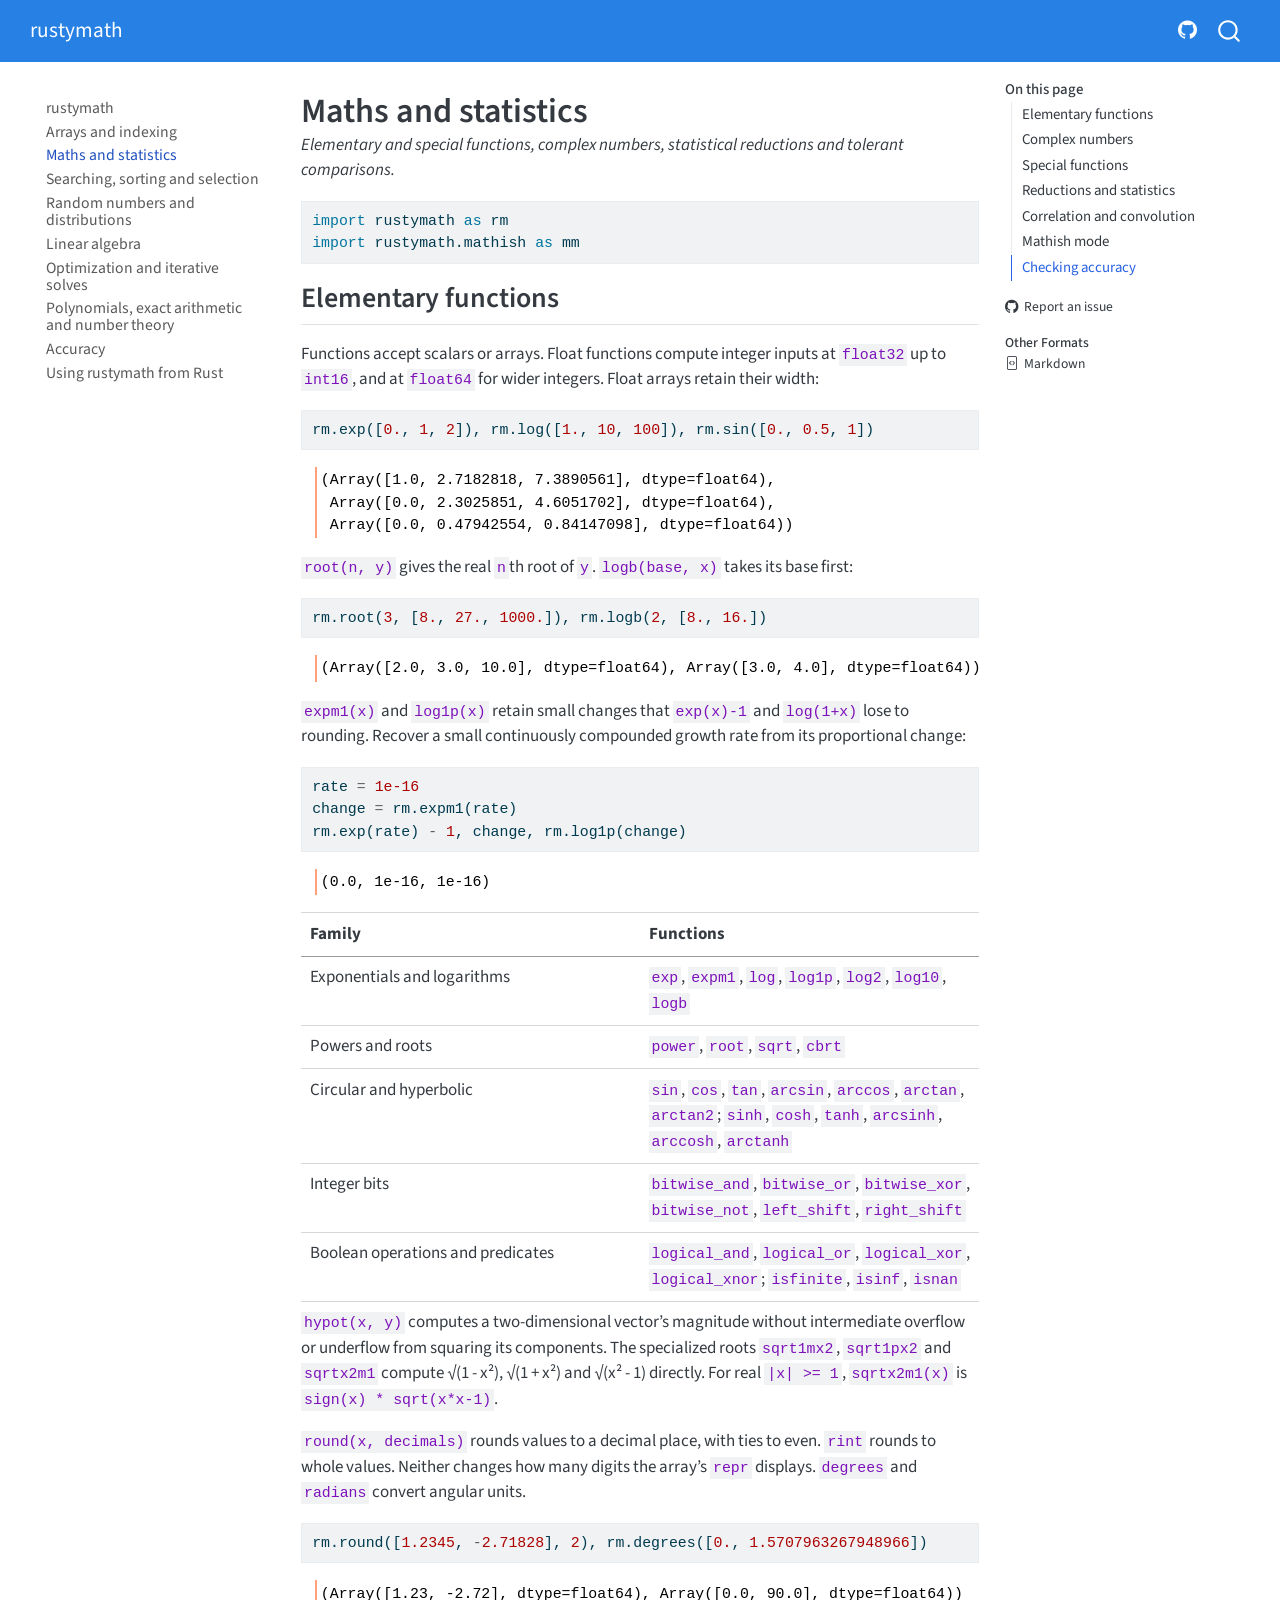
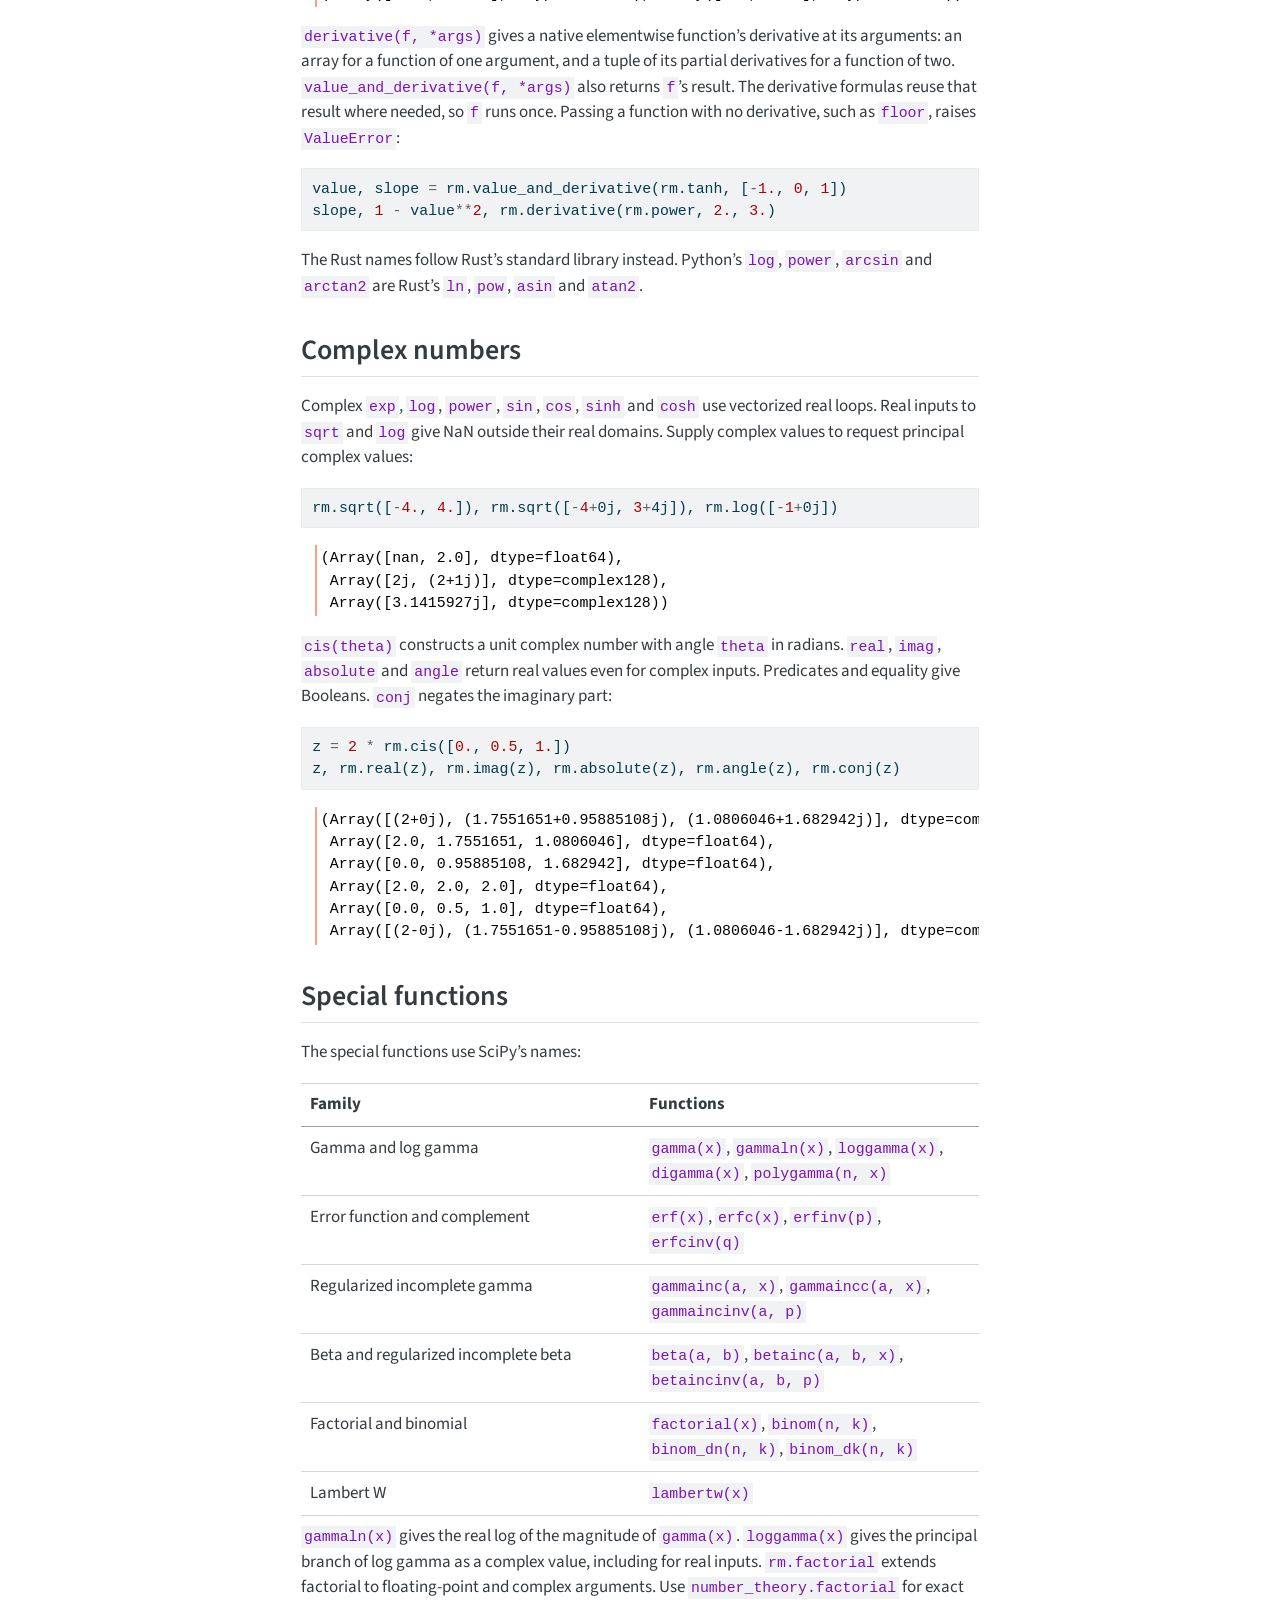
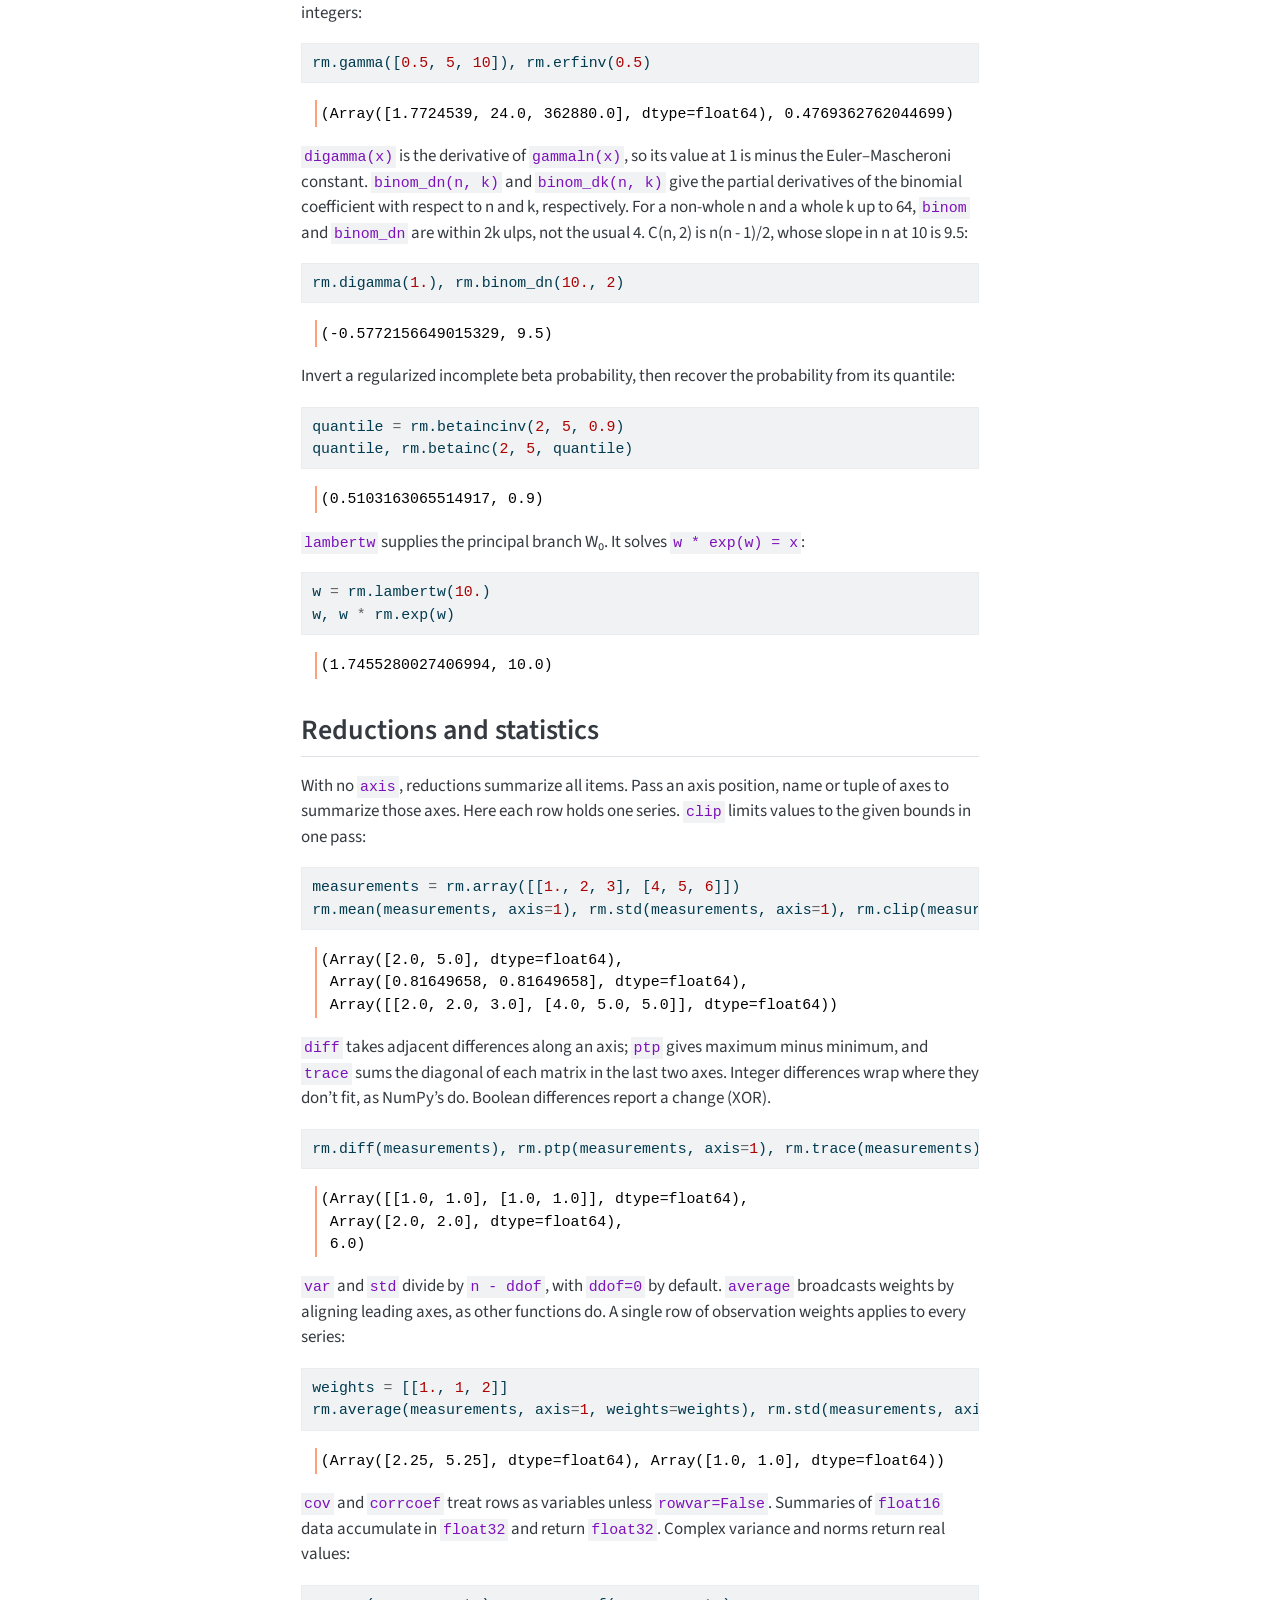
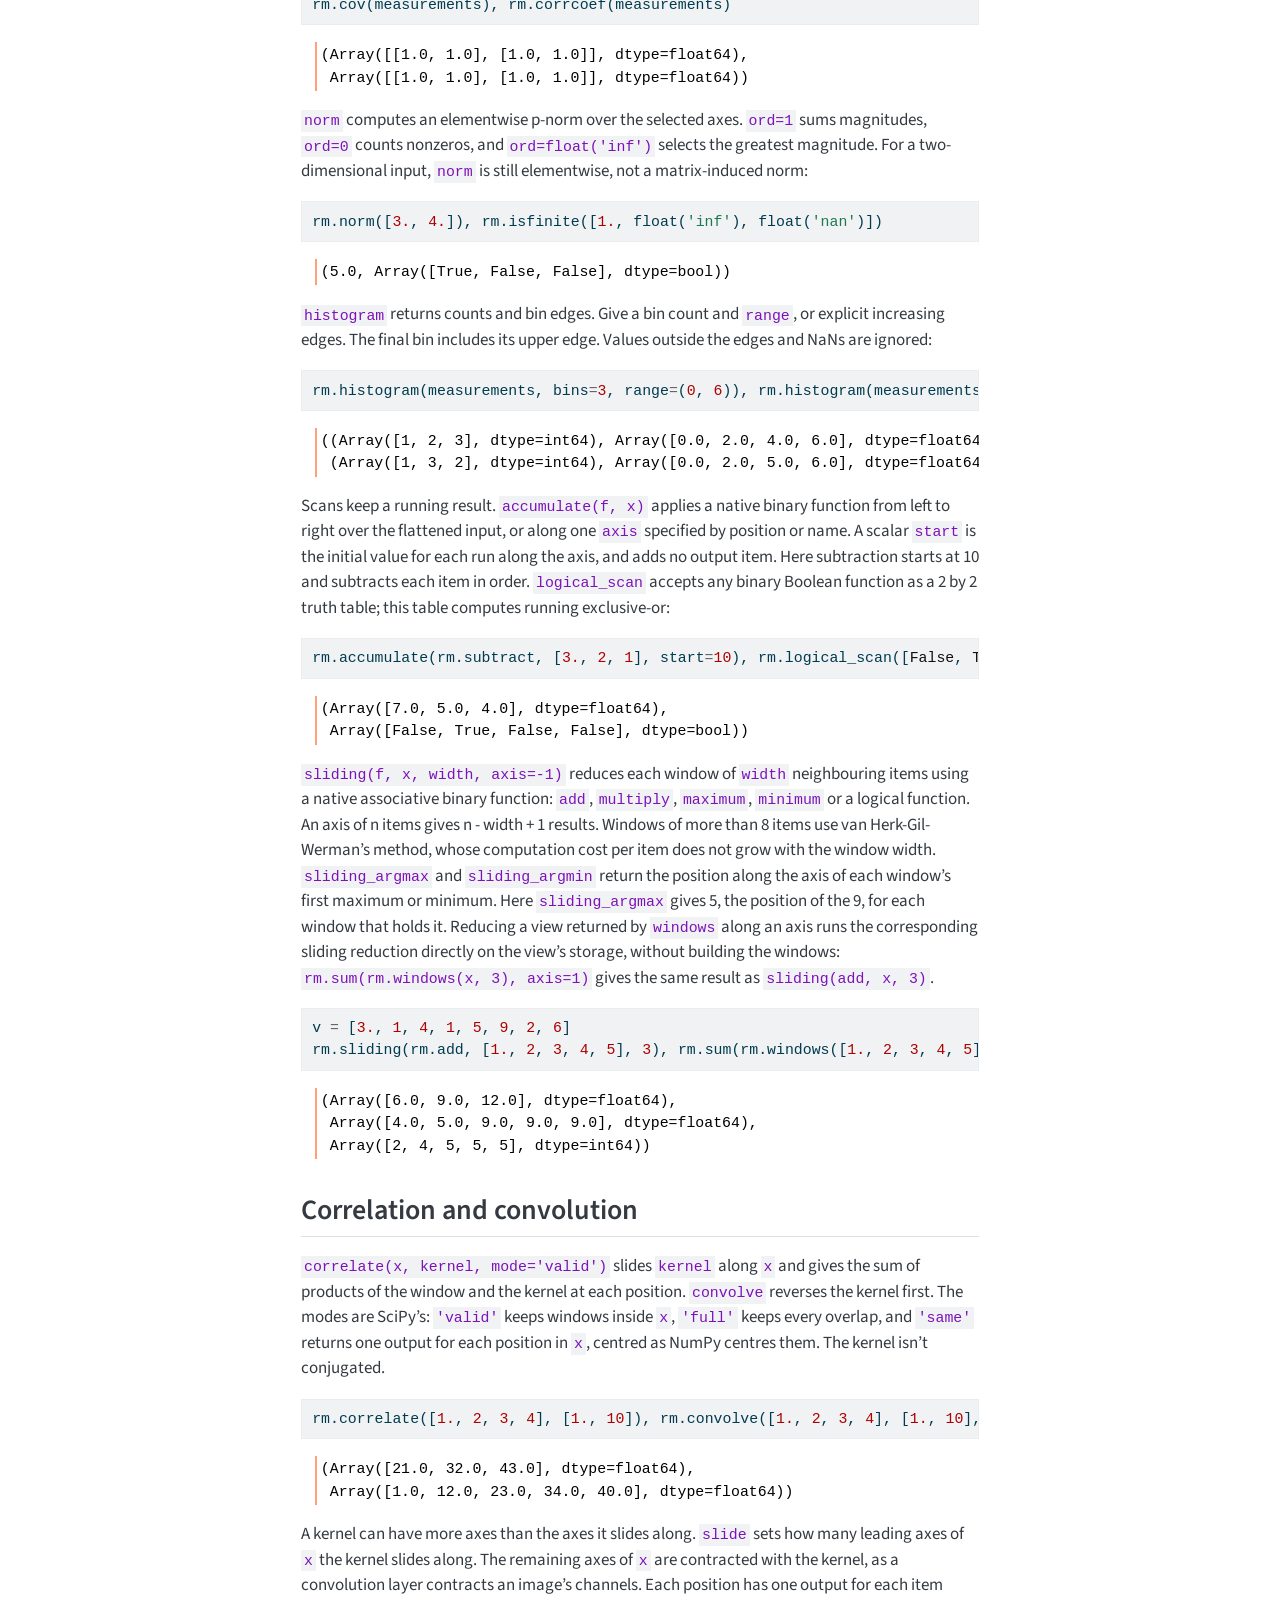
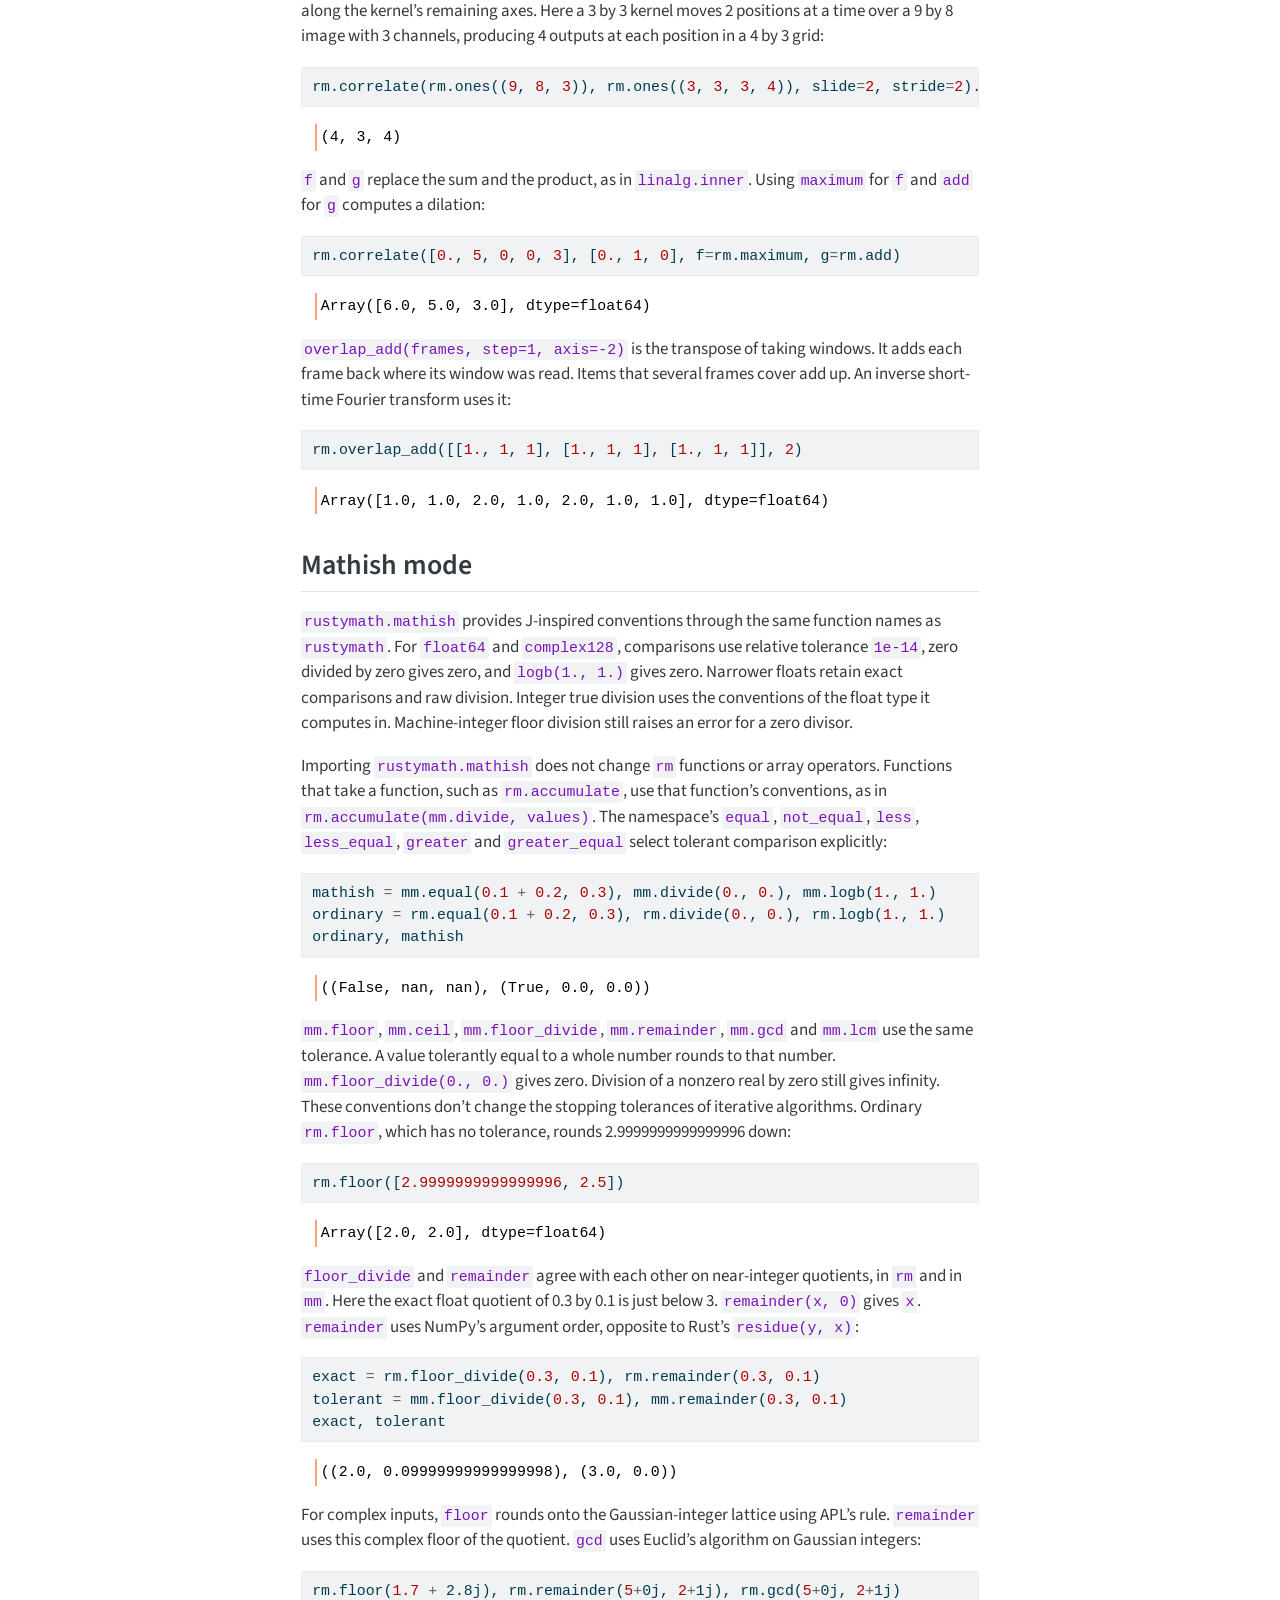
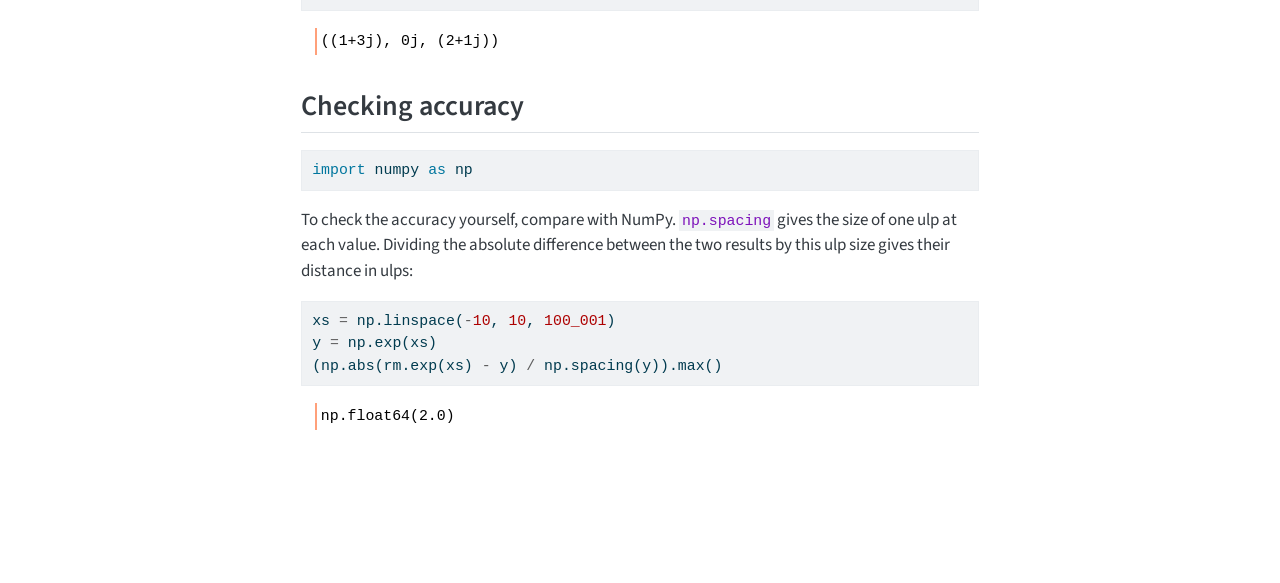
<file: math.html>
<!DOCTYPE html>
<html xmlns="http://www.w3.org/1999/xhtml" lang="en" xml:lang="en"><head>

<meta charset="utf-8">
<meta name="generator" content="quarto-1.11.9">

<meta name="viewport" content="width=device-width, initial-scale=1.0, user-scalable=yes">

<meta name="description" content="Elementary and special functions, complex numbers, statistical reductions and tolerant comparisons.">

<title>Maths and statistics – rustymath</title>
<style>
/* Default styles provided by pandoc.
** See https://pandoc.org/MANUAL.html#variables-for-html for config info.
*/
span.smallcaps{font-variant: small-caps;}
div.columns{display: flex; gap: 1.5em;}
div.column{flex: auto;}
@media screen {
div.columns{gap: min(4vw, 1.5em);}
div.column{overflow-x: auto;}
}
div.hanging-indent{margin-left: 1.5em; text-indent: -1.5em;}
ul.task-list{list-style: none;}
ul.task-list li input[type="checkbox"] {
  width: 0.8em;
  margin: 0 0.8em 0.2em -1em; /* quarto-specific, see https://github.com/quarto-dev/quarto-cli/issues/4556 */ 
  vertical-align: middle;
}
/* CSS for syntax highlighting */
html { -webkit-text-size-adjust: 100%; }
pre > code.sourceCode { white-space: pre; position: relative; }
pre > code.sourceCode > span { display: inline-block; line-height: 1.25; }
pre > code.sourceCode > span:empty { height: 1.2em; }
.sourceCode { overflow: visible; }
code.sourceCode > span { color: inherit; text-decoration: inherit; }
div.sourceCode { margin: 1em 0; }
pre.sourceCode { margin: 0; }
@media screen {
div.sourceCode { overflow: auto; }
}
@media print {
pre > code.sourceCode { white-space: pre-wrap; }
pre > code.sourceCode > span { text-indent: -5em; padding-left: 5em; }
}
pre.numberSource code
  { counter-reset: source-line 0; }
pre.numberSource code > span
  { position: relative; left: -4em; counter-increment: source-line; }
pre.numberSource code > span > a:first-child::before
  { content: counter(source-line);
    position: relative; left: -1em; text-align: right; vertical-align: baseline;
    border: none; display: inline-block;
    -webkit-touch-callout: none; -webkit-user-select: none;
    -khtml-user-select: none; -moz-user-select: none;
    -ms-user-select: none; user-select: none;
    padding: 0 4px; width: 4em;
  }
pre.numberSource { margin-left: 3em;  padding-left: 4px; }
div.sourceCode
  {   }
@media screen {
pre > code.sourceCode > span > a:first-child::before { text-decoration: underline; }
}
</style>


<script src="site_libs/quarto-nav/quarto-nav.js"></script>
<script src="site_libs/quarto-nav/headroom.min.js"></script>
<script src="site_libs/clipboard/clipboard.min.js"></script>
<script src="site_libs/quarto-search/autocomplete.umd.js"></script>
<script src="site_libs/quarto-search/fuse.min.js"></script>
<script src="site_libs/quarto-search/quarto-search.js"></script>
<meta name="quarto:offset" content="./">
<script src="site_libs/quarto-html/quarto.js" type="module"></script>
<script src="site_libs/quarto-html/tabsets/tabsets.js" type="module"></script>
<script src="site_libs/quarto-html/scrollable-regions/scrollable-regions.js" type="module"></script>
<script src="site_libs/quarto-html/popper.min.js"></script>
<script src="site_libs/quarto-html/tippy.umd.min.js"></script>
<script src="site_libs/quarto-html/anchor.min.js"></script>
<link href="site_libs/quarto-html/tippy.css" rel="stylesheet">
<link href="site_libs/quarto-html/quarto-syntax-highlighting-63b5708e65d6cd79cd7618c58d0c21e7.css" rel="stylesheet" id="quarto-text-highlighting-styles">
<script src="site_libs/bootstrap/bootstrap.min.js"></script>
<link href="site_libs/bootstrap/bootstrap-icons.css" rel="stylesheet">
<link href="site_libs/bootstrap/bootstrap-f803fa4e565d46961d2a1845e6c2e3f5.min.css" rel="stylesheet" append-hash="true" id="quarto-bootstrap" data-mode="light">
<script id="quarto-search-options" type="application/json">{
  "location": "navbar",
  "copy-button": false,
  "collapse-after": 3,
  "panel-placement": "end",
  "type": "overlay",
  "limit": 50,
  "keyboard-shortcut": [
    "f",
    "/",
    "s"
  ],
  "show-item-context": false,
  "language": {
    "search-no-results-text": "No results",
    "search-matching-documents-text": "matching documents",
    "search-copy-link-title": "Copy link to search",
    "search-hide-matches-text": "Hide additional matches",
    "search-more-match-text": "more match in this document",
    "search-more-matches-text": "more matches in this document",
    "search-clear-button-title": "Clear",
    "search-text-placeholder": "",
    "search-detached-cancel-button-title": "Cancel",
    "search-submit-button-title": "Submit",
    "search-label": "Search"
  }
}</script>


<link rel="stylesheet" href="styles.css">
<meta property="og:title" content="Maths and statistics – rustymath">
<meta property="og:description" content="Elementary and special functions, complex numbers, statistical reductions and tolerant comparisons.">
<meta property="og:site_name" content="rustymath">
<meta name="twitter:title" content="Maths and statistics – rustymath">
<meta name="twitter:description" content="Elementary and special functions, complex numbers, statistical reductions and tolerant comparisons.">
<meta name="twitter:card" content="summary">
</head>

<body class="nav-sidebar floating nav-fixed quarto-light"><a id="quarto-skip-link" class="visually-hidden-focusable" href="#quarto-document-content">Skip to main content</a>

<div id="quarto-search-results"></div>
  <header id="quarto-header" class="headroom fixed-top">
    <nav class="navbar navbar-expand-lg " data-bs-theme="dark" aria-label="Site">
      <div class="navbar-container container-fluid">
      <div class="navbar-brand-container mx-auto">
    <a class="navbar-brand" href="./index.html">
    <span class="navbar-title">rustymath</span>
    </a>
  </div>
          <button class="navbar-toggler" type="button" data-bs-toggle="collapse" data-bs-target="#navbarCollapse" aria-controls="navbarCollapse" aria-expanded="false" aria-label="Toggle navigation" onclick="if (window.quartoToggleHeadroom) { window.quartoToggleHeadroom(); }">
  <span class="navbar-toggler-icon"></span>
</button>
          <div class="collapse navbar-collapse" id="navbarCollapse">
            <ul class="navbar-nav navbar-nav-scroll ms-auto">
  <li class="nav-item compact">
    <a class="nav-link" href="https://github.com/AnswerDotAI/rustymath"> <i class="bi bi-github" role="img">
</i> 
<span class="menu-text"></span></a>
  </li>  
</ul>
          </div> <!-- /navcollapse -->
            <div class="quarto-navbar-tools">
</div>
            <div id="quarto-search" class="" title="Search"></div>
      </div> <!-- /container-fluid -->
    </nav>
  <nav class="quarto-secondary-nav" aria-label="Toolbar">
    <div class="container-fluid d-flex">
      <button type="button" class="quarto-btn-toggle btn" data-bs-toggle="collapse" role="button" data-bs-target=".quarto-sidebar-collapse-item" aria-controls="quarto-sidebar" aria-expanded="false" aria-label="Toggle sidebar navigation" onclick="if (window.quartoToggleHeadroom) { window.quartoToggleHeadroom(); }">
        <i class="bi bi-layout-text-sidebar-reverse"></i>
      </button>
        <nav class="quarto-page-breadcrumbs" aria-label="Breadcrumbs"><ol class="breadcrumb"><li class="breadcrumb-item"><a href="./math.html">Maths and statistics</a></li></ol></nav>
        <a class="flex-grow-1" data-bs-toggle="collapse" data-bs-target=".quarto-sidebar-collapse-item" onclick="if (window.quartoToggleHeadroom) { window.quartoToggleHeadroom(); }">      
        </a>
    </div>
  </nav>
</header>
<!-- content -->
<div id="quarto-content" class="quarto-container page-columns page-rows-contents page-layout-article page-navbar">
<!-- sidebar -->
  <nav id="quarto-sidebar" class="sidebar collapse collapse-horizontal quarto-sidebar-collapse-item sidebar-navigation floating overflow-auto" aria-label="Section">
    <div class="sidebar-menu-container"> 
    <ul class="list-unstyled mt-1">
        <li class="sidebar-item">
  <div class="sidebar-item-container"> 
  <a href="./index.html" class="sidebar-item-text sidebar-link">
 <span class="menu-text">rustymath</span></a>
  </div>
</li>
        <li class="sidebar-item">
  <div class="sidebar-item-container"> 
  <a href="./arrays.html" class="sidebar-item-text sidebar-link">
 <span class="menu-text">Arrays and indexing</span></a>
  </div>
</li>
        <li class="sidebar-item">
  <div class="sidebar-item-container"> 
  <a href="./math.html" class="sidebar-item-text sidebar-link active">
 <span class="menu-text">Maths and statistics</span></a>
  </div>
</li>
        <li class="sidebar-item">
  <div class="sidebar-item-container"> 
  <a href="./search.html" class="sidebar-item-text sidebar-link">
 <span class="menu-text">Searching, sorting and selection</span></a>
  </div>
</li>
        <li class="sidebar-item">
  <div class="sidebar-item-container"> 
  <a href="./random.html" class="sidebar-item-text sidebar-link">
 <span class="menu-text">Random numbers and distributions</span></a>
  </div>
</li>
        <li class="sidebar-item">
  <div class="sidebar-item-container"> 
  <a href="./linalg.html" class="sidebar-item-text sidebar-link">
 <span class="menu-text">Linear algebra</span></a>
  </div>
</li>
        <li class="sidebar-item">
  <div class="sidebar-item-container"> 
  <a href="./optimize.html" class="sidebar-item-text sidebar-link">
 <span class="menu-text">Optimization and iterative solves</span></a>
  </div>
</li>
        <li class="sidebar-item">
  <div class="sidebar-item-container"> 
  <a href="./exact.html" class="sidebar-item-text sidebar-link">
 <span class="menu-text">Polynomials, exact arithmetic and number theory</span></a>
  </div>
</li>
        <li class="sidebar-item">
  <div class="sidebar-item-container"> 
  <a href="./accuracy.html" class="sidebar-item-text sidebar-link">
 <span class="menu-text">Accuracy</span></a>
  </div>
</li>
        <li class="sidebar-item">
  <div class="sidebar-item-container"> 
  <a href="./rust.html" class="sidebar-item-text sidebar-link">
 <span class="menu-text">Using rustymath from Rust</span></a>
  </div>
</li>
    </ul>
    </div>
</nav>
<div id="quarto-sidebar-glass" class="quarto-sidebar-collapse-item" data-bs-toggle="collapse" data-bs-target=".quarto-sidebar-collapse-item"></div>
<!-- margin-sidebar -->
    <div id="quarto-margin-sidebar" class="sidebar margin-sidebar">
        <nav id="TOC" role="doc-toc" aria-labelledby="toc-title" class="toc-active">
    <h2 id="toc-title">On this page</h2>
   
  <ul>
  <li><a href="#elementary-functions" id="toc-elementary-functions" class="nav-link active" data-scroll-target="#elementary-functions">Elementary functions</a></li>
  <li><a href="#complex-numbers" id="toc-complex-numbers" class="nav-link" data-scroll-target="#complex-numbers">Complex numbers</a></li>
  <li><a href="#special-functions" id="toc-special-functions" class="nav-link" data-scroll-target="#special-functions">Special functions</a></li>
  <li><a href="#reductions-and-statistics" id="toc-reductions-and-statistics" class="nav-link" data-scroll-target="#reductions-and-statistics">Reductions and statistics</a></li>
  <li><a href="#correlation-and-convolution" id="toc-correlation-and-convolution" class="nav-link" data-scroll-target="#correlation-and-convolution">Correlation and convolution</a></li>
  <li><a href="#mathish-mode" id="toc-mathish-mode" class="nav-link" data-scroll-target="#mathish-mode">Mathish mode</a></li>
  <li><a href="#checking-accuracy" id="toc-checking-accuracy" class="nav-link" data-scroll-target="#checking-accuracy">Checking accuracy</a></li>
  </ul>
<div class="toc-actions"><ul><li><a href="https://github.com/AnswerDotAI/rustymath/issues/new" class="toc-action"><i class="bi bi-github"></i>Report an issue</a></li></ul></div><div class="quarto-alternate-formats"><h2>Other Formats</h2><ul><li><a href="math.html.md"><i class="bi bi-file-code"></i>Markdown</a></li></ul></div></nav>
    </div>
<!-- main -->
<main class="content" id="quarto-document-content" tabindex="-1">

<header id="title-block-header" class="quarto-title-block default">
<div class="quarto-title">
<h1 class="title">Maths and statistics</h1>
</div>

<div>
  <div class="description">
    Elementary and special functions, complex numbers, statistical reductions and tolerant comparisons.
  </div>
</div>


<div class="quarto-title-meta">

    
  
    
  </div>
  


</header>


<!-- WARNING: THIS FILE WAS AUTOGENERATED! DO NOT EDIT! -->
<div id="ecf5a03b" class="cell">
<div class="code-copy-outer-scaffold"><div class="sourceCode cell-code" id="cb1"><pre class="sourceCode python code-with-copy"><code class="sourceCode python"><span id="cb1-1"><a href="#cb1-1" aria-hidden="true" tabindex="-1"></a><span class="im">import</span> rustymath <span class="im">as</span> rm</span>
<span id="cb1-2"><a href="#cb1-2" aria-hidden="true" tabindex="-1"></a><span class="im">import</span> rustymath.mathish <span class="im">as</span> mm</span></code></pre></div><button title="Copy to Clipboard" class="code-copy-button"><i class="bi"></i></button></div>
</div>
<section id="elementary-functions" class="level2">
<h2 class="anchored" data-anchor-id="elementary-functions">Elementary functions</h2>
<p>Functions accept scalars or arrays. Float functions compute integer inputs at <code>float32</code> up to <code>int16</code>, and at <code>float64</code> for wider integers. Float arrays retain their width:</p>
<div id="f6a180d3" class="cell">
<div class="code-copy-outer-scaffold"><div class="sourceCode cell-code" id="cb2"><pre class="sourceCode python code-with-copy"><code class="sourceCode python"><span id="cb2-1"><a href="#cb2-1" aria-hidden="true" tabindex="-1"></a>rm.exp([<span class="fl">0.</span>, <span class="dv">1</span>, <span class="dv">2</span>]), rm.log([<span class="fl">1.</span>, <span class="dv">10</span>, <span class="dv">100</span>]), rm.sin([<span class="fl">0.</span>, <span class="fl">0.5</span>, <span class="dv">1</span>])</span></code></pre></div><button title="Copy to Clipboard" class="code-copy-button"><i class="bi"></i></button></div>
<div class="cell-output cell-output-display">
<pre><code>(Array([1.0, 2.7182818, 7.3890561], dtype=float64),
 Array([0.0, 2.3025851, 4.6051702], dtype=float64),
 Array([0.0, 0.47942554, 0.84147098], dtype=float64))</code></pre>
</div>
</div>
<p><code>root(n, y)</code> gives the real <code>n</code>th root of <code>y</code>. <code>logb(base, x)</code> takes its base first:</p>
<div id="df3768d9" class="cell">
<div class="code-copy-outer-scaffold"><div class="sourceCode cell-code" id="cb4"><pre class="sourceCode python code-with-copy"><code class="sourceCode python"><span id="cb4-1"><a href="#cb4-1" aria-hidden="true" tabindex="-1"></a>rm.root(<span class="dv">3</span>, [<span class="fl">8.</span>, <span class="fl">27.</span>, <span class="fl">1000.</span>]), rm.logb(<span class="dv">2</span>, [<span class="fl">8.</span>, <span class="fl">16.</span>])</span></code></pre></div><button title="Copy to Clipboard" class="code-copy-button"><i class="bi"></i></button></div>
<div class="cell-output cell-output-display">
<pre><code>(Array([2.0, 3.0, 10.0], dtype=float64), Array([3.0, 4.0], dtype=float64))</code></pre>
</div>
</div>
<p><code>expm1(x)</code> and <code>log1p(x)</code> retain small changes that <code>exp(x)-1</code> and <code>log(1+x)</code> lose to rounding. Recover a small continuously compounded growth rate from its proportional change:</p>
<div id="ecc0f2cf" class="cell">
<div class="code-copy-outer-scaffold"><div class="sourceCode cell-code" id="cb6"><pre class="sourceCode python code-with-copy"><code class="sourceCode python"><span id="cb6-1"><a href="#cb6-1" aria-hidden="true" tabindex="-1"></a>rate <span class="op">=</span> <span class="fl">1e-16</span></span>
<span id="cb6-2"><a href="#cb6-2" aria-hidden="true" tabindex="-1"></a>change <span class="op">=</span> rm.expm1(rate)</span>
<span id="cb6-3"><a href="#cb6-3" aria-hidden="true" tabindex="-1"></a>rm.exp(rate) <span class="op">-</span> <span class="dv">1</span>, change, rm.log1p(change)</span></code></pre></div><button title="Copy to Clipboard" class="code-copy-button"><i class="bi"></i></button></div>
<div class="cell-output cell-output-display">
<pre><code>(0.0, 1e-16, 1e-16)</code></pre>
</div>
</div>
<table class="caption-top table">
<colgroup>
<col style="width: 50%">
<col style="width: 50%">
</colgroup>
<thead>
<tr class="header">
<th>Family</th>
<th>Functions</th>
</tr>
</thead>
<tbody>
<tr class="odd">
<td>Exponentials and logarithms</td>
<td><code>exp</code>, <code>expm1</code>, <code>log</code>, <code>log1p</code>, <code>log2</code>, <code>log10</code>, <code>logb</code></td>
</tr>
<tr class="even">
<td>Powers and roots</td>
<td><code>power</code>, <code>root</code>, <code>sqrt</code>, <code>cbrt</code></td>
</tr>
<tr class="odd">
<td>Circular and hyperbolic</td>
<td><code>sin</code>, <code>cos</code>, <code>tan</code>, <code>arcsin</code>, <code>arccos</code>, <code>arctan</code>, <code>arctan2</code>; <code>sinh</code>, <code>cosh</code>, <code>tanh</code>, <code>arcsinh</code>, <code>arccosh</code>, <code>arctanh</code></td>
</tr>
<tr class="even">
<td>Integer bits</td>
<td><code>bitwise_and</code>, <code>bitwise_or</code>, <code>bitwise_xor</code>, <code>bitwise_not</code>, <code>left_shift</code>, <code>right_shift</code></td>
</tr>
<tr class="odd">
<td>Boolean operations and predicates</td>
<td><code>logical_and</code>, <code>logical_or</code>, <code>logical_xor</code>, <code>logical_xnor</code>; <code>isfinite</code>, <code>isinf</code>, <code>isnan</code></td>
</tr>
</tbody>
</table>
<p><code>hypot(x, y)</code> computes a two-dimensional vector’s magnitude without intermediate overflow or underflow from squaring its components. The specialized roots <code>sqrt1mx2</code>, <code>sqrt1px2</code> and <code>sqrtx2m1</code> compute √(1 - x²), √(1 + x²) and √(x² - 1) directly. For real <code>|x| &gt;= 1</code>, <code>sqrtx2m1(x)</code> is <code>sign(x) * sqrt(x*x-1)</code>.</p>
<p><code>round(x, decimals)</code> rounds values to a decimal place, with ties to even. <code>rint</code> rounds to whole values. Neither changes how many digits the array’s <code>repr</code> displays. <code>degrees</code> and <code>radians</code> convert angular units.</p>
<div id="403fc080" class="cell">
<div class="code-copy-outer-scaffold"><div class="sourceCode cell-code" id="cb8"><pre class="sourceCode python code-with-copy"><code class="sourceCode python"><span id="cb8-1"><a href="#cb8-1" aria-hidden="true" tabindex="-1"></a>rm.<span class="bu">round</span>([<span class="fl">1.2345</span>, <span class="op">-</span><span class="fl">2.71828</span>], <span class="dv">2</span>), rm.degrees([<span class="fl">0.</span>, <span class="fl">1.5707963267948966</span>])</span></code></pre></div><button title="Copy to Clipboard" class="code-copy-button"><i class="bi"></i></button></div>
<div class="cell-output cell-output-display">
<pre><code>(Array([1.23, -2.72], dtype=float64), Array([0.0, 90.0], dtype=float64))</code></pre>
</div>
</div>
<p><code>derivative(f, *args)</code> gives a native elementwise function’s derivative at its arguments: an array for a function of one argument, and a tuple of its partial derivatives for a function of two. <code>value_and_derivative(f, *args)</code> also returns <code>f</code>’s result. The derivative formulas reuse that result where needed, so <code>f</code> runs once. Passing a function with no derivative, such as <code>floor</code>, raises <code>ValueError</code>:</p>
<div id="19286aef" class="cell">
<div class="code-copy-outer-scaffold"><div class="sourceCode cell-code" id="cb10"><pre class="sourceCode python code-with-copy"><code class="sourceCode python"><span id="cb10-1"><a href="#cb10-1" aria-hidden="true" tabindex="-1"></a>value, slope <span class="op">=</span> rm.value_and_derivative(rm.tanh, [<span class="op">-</span><span class="fl">1.</span>, <span class="dv">0</span>, <span class="dv">1</span>])</span>
<span id="cb10-2"><a href="#cb10-2" aria-hidden="true" tabindex="-1"></a>slope, <span class="dv">1</span> <span class="op">-</span> value<span class="op">**</span><span class="dv">2</span>, rm.derivative(rm.power, <span class="fl">2.</span>, <span class="fl">3.</span>)</span></code></pre></div><button title="Copy to Clipboard" class="code-copy-button"><i class="bi"></i></button></div>
</div>
<p>The Rust names follow Rust’s standard library instead. Python’s <code>log</code>, <code>power</code>, <code>arcsin</code> and <code>arctan2</code> are Rust’s <code>ln</code>, <code>pow</code>, <code>asin</code> and <code>atan2</code>.</p>
</section>
<section id="complex-numbers" class="level2">
<h2 class="anchored" data-anchor-id="complex-numbers">Complex numbers</h2>
<p>Complex <code>exp</code>, <code>log</code>, <code>power</code>, <code>sin</code>, <code>cos</code>, <code>sinh</code> and <code>cosh</code> use vectorized real loops. Real inputs to <code>sqrt</code> and <code>log</code> give NaN outside their real domains. Supply complex values to request principal complex values:</p>
<div id="6bbc61de" class="cell">
<div class="code-copy-outer-scaffold"><div class="sourceCode cell-code" id="cb11"><pre class="sourceCode python code-with-copy"><code class="sourceCode python"><span id="cb11-1"><a href="#cb11-1" aria-hidden="true" tabindex="-1"></a>rm.sqrt([<span class="op">-</span><span class="fl">4.</span>, <span class="fl">4.</span>]), rm.sqrt([<span class="op">-</span><span class="dv">4</span><span class="op">+</span><span class="ot">0j</span>, <span class="dv">3</span><span class="op">+</span><span class="ot">4j</span>]), rm.log([<span class="op">-</span><span class="dv">1</span><span class="op">+</span><span class="ot">0j</span>])</span></code></pre></div><button title="Copy to Clipboard" class="code-copy-button"><i class="bi"></i></button></div>
<div class="cell-output cell-output-display">
<pre><code>(Array([nan, 2.0], dtype=float64),
 Array([2j, (2+1j)], dtype=complex128),
 Array([3.1415927j], dtype=complex128))</code></pre>
</div>
</div>
<p><code>cis(theta)</code> constructs a unit complex number with angle <code>theta</code> in radians. <code>real</code>, <code>imag</code>, <code>absolute</code> and <code>angle</code> return real values even for complex inputs. Predicates and equality give Booleans. <code>conj</code> negates the imaginary part:</p>
<div id="31d3c94a" class="cell">
<div class="code-copy-outer-scaffold"><div class="sourceCode cell-code" id="cb13"><pre class="sourceCode python code-with-copy"><code class="sourceCode python"><span id="cb13-1"><a href="#cb13-1" aria-hidden="true" tabindex="-1"></a>z <span class="op">=</span> <span class="dv">2</span> <span class="op">*</span> rm.cis([<span class="fl">0.</span>, <span class="fl">0.5</span>, <span class="fl">1.</span>])</span>
<span id="cb13-2"><a href="#cb13-2" aria-hidden="true" tabindex="-1"></a>z, rm.real(z), rm.imag(z), rm.absolute(z), rm.angle(z), rm.conj(z)</span></code></pre></div><button title="Copy to Clipboard" class="code-copy-button"><i class="bi"></i></button></div>
<div class="cell-output cell-output-display">
<pre><code>(Array([(2+0j), (1.7551651+0.95885108j), (1.0806046+1.682942j)], dtype=complex128),
 Array([2.0, 1.7551651, 1.0806046], dtype=float64),
 Array([0.0, 0.95885108, 1.682942], dtype=float64),
 Array([2.0, 2.0, 2.0], dtype=float64),
 Array([0.0, 0.5, 1.0], dtype=float64),
 Array([(2-0j), (1.7551651-0.95885108j), (1.0806046-1.682942j)], dtype=complex128))</code></pre>
</div>
</div>
</section>
<section id="special-functions" class="level2">
<h2 class="anchored" data-anchor-id="special-functions">Special functions</h2>
<p>The special functions use SciPy’s names:</p>
<table class="caption-top table">
<colgroup>
<col style="width: 50%">
<col style="width: 50%">
</colgroup>
<thead>
<tr class="header">
<th>Family</th>
<th>Functions</th>
</tr>
</thead>
<tbody>
<tr class="odd">
<td>Gamma and log gamma</td>
<td><code>gamma(x)</code>, <code>gammaln(x)</code>, <code>loggamma(x)</code>, <code>digamma(x)</code>, <code>polygamma(n, x)</code></td>
</tr>
<tr class="even">
<td>Error function and complement</td>
<td><code>erf(x)</code>, <code>erfc(x)</code>, <code>erfinv(p)</code>, <code>erfcinv(q)</code></td>
</tr>
<tr class="odd">
<td>Regularized incomplete gamma</td>
<td><code>gammainc(a, x)</code>, <code>gammaincc(a, x)</code>, <code>gammaincinv(a, p)</code></td>
</tr>
<tr class="even">
<td>Beta and regularized incomplete beta</td>
<td><code>beta(a, b)</code>, <code>betainc(a, b, x)</code>, <code>betaincinv(a, b, p)</code></td>
</tr>
<tr class="odd">
<td>Factorial and binomial</td>
<td><code>factorial(x)</code>, <code>binom(n, k)</code>, <code>binom_dn(n, k)</code>, <code>binom_dk(n, k)</code></td>
</tr>
<tr class="even">
<td>Lambert W</td>
<td><code>lambertw(x)</code></td>
</tr>
</tbody>
</table>
<p><code>gammaln(x)</code> gives the real log of the magnitude of <code>gamma(x)</code>. <code>loggamma(x)</code> gives the principal branch of log gamma as a complex value, including for real inputs. <code>rm.factorial</code> extends factorial to floating-point and complex arguments. Use <code>number_theory.factorial</code> for exact integers:</p>
<div id="79eb913a" class="cell">
<div class="code-copy-outer-scaffold"><div class="sourceCode cell-code" id="cb15"><pre class="sourceCode python code-with-copy"><code class="sourceCode python"><span id="cb15-1"><a href="#cb15-1" aria-hidden="true" tabindex="-1"></a>rm.gamma([<span class="fl">0.5</span>, <span class="dv">5</span>, <span class="dv">10</span>]), rm.erfinv(<span class="fl">0.5</span>)</span></code></pre></div><button title="Copy to Clipboard" class="code-copy-button"><i class="bi"></i></button></div>
<div class="cell-output cell-output-display">
<pre><code>(Array([1.7724539, 24.0, 362880.0], dtype=float64), 0.4769362762044699)</code></pre>
</div>
</div>
<p><code>digamma(x)</code> is the derivative of <code>gammaln(x)</code>, so its value at 1 is minus the Euler–Mascheroni constant. <code>binom_dn(n, k)</code> and <code>binom_dk(n, k)</code> give the partial derivatives of the binomial coefficient with respect to n and k, respectively. For a non-whole n and a whole k up to 64, <code>binom</code> and <code>binom_dn</code> are within 2k ulps, not the usual 4. C(n, 2) is n(n - 1)/2, whose slope in n at 10 is 9.5:</p>
<div id="0ab6fb47" class="cell">
<div class="code-copy-outer-scaffold"><div class="sourceCode cell-code" id="cb17"><pre class="sourceCode python code-with-copy"><code class="sourceCode python"><span id="cb17-1"><a href="#cb17-1" aria-hidden="true" tabindex="-1"></a>rm.digamma(<span class="fl">1.</span>), rm.binom_dn(<span class="fl">10.</span>, <span class="dv">2</span>)</span></code></pre></div><button title="Copy to Clipboard" class="code-copy-button"><i class="bi"></i></button></div>
<div class="cell-output cell-output-display">
<pre><code>(-0.5772156649015329, 9.5)</code></pre>
</div>
</div>
<p>Invert a regularized incomplete beta probability, then recover the probability from its quantile:</p>
<div id="8bf44c88" class="cell">
<div class="code-copy-outer-scaffold"><div class="sourceCode cell-code" id="cb19"><pre class="sourceCode python code-with-copy"><code class="sourceCode python"><span id="cb19-1"><a href="#cb19-1" aria-hidden="true" tabindex="-1"></a>quantile <span class="op">=</span> rm.betaincinv(<span class="dv">2</span>, <span class="dv">5</span>, <span class="fl">0.9</span>)</span>
<span id="cb19-2"><a href="#cb19-2" aria-hidden="true" tabindex="-1"></a>quantile, rm.betainc(<span class="dv">2</span>, <span class="dv">5</span>, quantile)</span></code></pre></div><button title="Copy to Clipboard" class="code-copy-button"><i class="bi"></i></button></div>
<div class="cell-output cell-output-display">
<pre><code>(0.5103163065514917, 0.9)</code></pre>
</div>
</div>
<p><code>lambertw</code> supplies the principal branch W₀. It solves <code>w * exp(w) = x</code>:</p>
<div id="1d732e27" class="cell">
<div class="code-copy-outer-scaffold"><div class="sourceCode cell-code" id="cb21"><pre class="sourceCode python code-with-copy"><code class="sourceCode python"><span id="cb21-1"><a href="#cb21-1" aria-hidden="true" tabindex="-1"></a>w <span class="op">=</span> rm.lambertw(<span class="fl">10.</span>)</span>
<span id="cb21-2"><a href="#cb21-2" aria-hidden="true" tabindex="-1"></a>w, w <span class="op">*</span> rm.exp(w)</span></code></pre></div><button title="Copy to Clipboard" class="code-copy-button"><i class="bi"></i></button></div>
<div class="cell-output cell-output-display">
<pre><code>(1.7455280027406994, 10.0)</code></pre>
</div>
</div>
</section>
<section id="reductions-and-statistics" class="level2">
<h2 class="anchored" data-anchor-id="reductions-and-statistics">Reductions and statistics</h2>
<p>With no <code>axis</code>, reductions summarize all items. Pass an axis position, name or tuple of axes to summarize those axes. Here each row holds one series. <code>clip</code> limits values to the given bounds in one pass:</p>
<div id="2206659e" class="cell">
<div class="code-copy-outer-scaffold"><div class="sourceCode cell-code" id="cb23"><pre class="sourceCode python code-with-copy"><code class="sourceCode python"><span id="cb23-1"><a href="#cb23-1" aria-hidden="true" tabindex="-1"></a>measurements <span class="op">=</span> rm.array([[<span class="fl">1.</span>, <span class="dv">2</span>, <span class="dv">3</span>], [<span class="dv">4</span>, <span class="dv">5</span>, <span class="dv">6</span>]])</span>
<span id="cb23-2"><a href="#cb23-2" aria-hidden="true" tabindex="-1"></a>rm.mean(measurements, axis<span class="op">=</span><span class="dv">1</span>), rm.std(measurements, axis<span class="op">=</span><span class="dv">1</span>), rm.clip(measurements, <span class="fl">2.</span>, <span class="fl">5.</span>)</span></code></pre></div><button title="Copy to Clipboard" class="code-copy-button"><i class="bi"></i></button></div>
<div class="cell-output cell-output-display">
<pre><code>(Array([2.0, 5.0], dtype=float64),
 Array([0.81649658, 0.81649658], dtype=float64),
 Array([[2.0, 2.0, 3.0], [4.0, 5.0, 5.0]], dtype=float64))</code></pre>
</div>
</div>
<p><code>diff</code> takes adjacent differences along an axis; <code>ptp</code> gives maximum minus minimum, and <code>trace</code> sums the diagonal of each matrix in the last two axes. Integer differences wrap where they don’t fit, as NumPy’s do. Boolean differences report a change (XOR).</p>
<div id="5181128b" class="cell">
<div class="code-copy-outer-scaffold"><div class="sourceCode cell-code" id="cb25"><pre class="sourceCode python code-with-copy"><code class="sourceCode python"><span id="cb25-1"><a href="#cb25-1" aria-hidden="true" tabindex="-1"></a>rm.diff(measurements), rm.ptp(measurements, axis<span class="op">=</span><span class="dv">1</span>), rm.trace(measurements)</span></code></pre></div><button title="Copy to Clipboard" class="code-copy-button"><i class="bi"></i></button></div>
<div class="cell-output cell-output-display">
<pre><code>(Array([[1.0, 1.0], [1.0, 1.0]], dtype=float64),
 Array([2.0, 2.0], dtype=float64),
 6.0)</code></pre>
</div>
</div>
<p><code>var</code> and <code>std</code> divide by <code>n - ddof</code>, with <code>ddof=0</code> by default. <code>average</code> broadcasts weights by aligning leading axes, as other functions do. A single row of observation weights applies to every series:</p>
<div id="0d7f762b" class="cell">
<div class="code-copy-outer-scaffold"><div class="sourceCode cell-code" id="cb27"><pre class="sourceCode python code-with-copy"><code class="sourceCode python"><span id="cb27-1"><a href="#cb27-1" aria-hidden="true" tabindex="-1"></a>weights <span class="op">=</span> [[<span class="fl">1.</span>, <span class="dv">1</span>, <span class="dv">2</span>]]</span>
<span id="cb27-2"><a href="#cb27-2" aria-hidden="true" tabindex="-1"></a>rm.average(measurements, axis<span class="op">=</span><span class="dv">1</span>, weights<span class="op">=</span>weights), rm.std(measurements, axis<span class="op">=</span><span class="dv">1</span>, ddof<span class="op">=</span><span class="dv">1</span>)</span></code></pre></div><button title="Copy to Clipboard" class="code-copy-button"><i class="bi"></i></button></div>
<div class="cell-output cell-output-display">
<pre><code>(Array([2.25, 5.25], dtype=float64), Array([1.0, 1.0], dtype=float64))</code></pre>
</div>
</div>
<p><code>cov</code> and <code>corrcoef</code> treat rows as variables unless <code>rowvar=False</code>. Summaries of <code>float16</code> data accumulate in <code>float32</code> and return <code>float32</code>. Complex variance and norms return real values:</p>
<div id="df177ad4" class="cell">
<div class="code-copy-outer-scaffold"><div class="sourceCode cell-code" id="cb29"><pre class="sourceCode python code-with-copy"><code class="sourceCode python"><span id="cb29-1"><a href="#cb29-1" aria-hidden="true" tabindex="-1"></a>rm.cov(measurements), rm.corrcoef(measurements)</span></code></pre></div><button title="Copy to Clipboard" class="code-copy-button"><i class="bi"></i></button></div>
<div class="cell-output cell-output-display">
<pre><code>(Array([[1.0, 1.0], [1.0, 1.0]], dtype=float64),
 Array([[1.0, 1.0], [1.0, 1.0]], dtype=float64))</code></pre>
</div>
</div>
<p><code>norm</code> computes an elementwise p-norm over the selected axes. <code>ord=1</code> sums magnitudes, <code>ord=0</code> counts nonzeros, and <code>ord=float('inf')</code> selects the greatest magnitude. For a two-dimensional input, <code>norm</code> is still elementwise, not a matrix-induced norm:</p>
<div id="01c318a0" class="cell">
<div class="code-copy-outer-scaffold"><div class="sourceCode cell-code" id="cb31"><pre class="sourceCode python code-with-copy"><code class="sourceCode python"><span id="cb31-1"><a href="#cb31-1" aria-hidden="true" tabindex="-1"></a>rm.norm([<span class="fl">3.</span>, <span class="fl">4.</span>]), rm.isfinite([<span class="fl">1.</span>, <span class="bu">float</span>(<span class="st">'inf'</span>), <span class="bu">float</span>(<span class="st">'nan'</span>)])</span></code></pre></div><button title="Copy to Clipboard" class="code-copy-button"><i class="bi"></i></button></div>
<div class="cell-output cell-output-display">
<pre><code>(5.0, Array([True, False, False], dtype=bool))</code></pre>
</div>
</div>
<p><code>histogram</code> returns counts and bin edges. Give a bin count and <code>range</code>, or explicit increasing edges. The final bin includes its upper edge. Values outside the edges and NaNs are ignored:</p>
<div id="5443ab1f" class="cell">
<div class="code-copy-outer-scaffold"><div class="sourceCode cell-code" id="cb33"><pre class="sourceCode python code-with-copy"><code class="sourceCode python"><span id="cb33-1"><a href="#cb33-1" aria-hidden="true" tabindex="-1"></a>rm.histogram(measurements, bins<span class="op">=</span><span class="dv">3</span>, <span class="bu">range</span><span class="op">=</span>(<span class="dv">0</span>, <span class="dv">6</span>)), rm.histogram(measurements, bins<span class="op">=</span>[<span class="fl">0.</span>, <span class="dv">2</span>, <span class="dv">5</span>, <span class="dv">6</span>])</span></code></pre></div><button title="Copy to Clipboard" class="code-copy-button"><i class="bi"></i></button></div>
<div class="cell-output cell-output-display">
<pre><code>((Array([1, 2, 3], dtype=int64), Array([0.0, 2.0, 4.0, 6.0], dtype=float64)),
 (Array([1, 3, 2], dtype=int64), Array([0.0, 2.0, 5.0, 6.0], dtype=float64)))</code></pre>
</div>
</div>
<p>Scans keep a running result. <code>accumulate(f, x)</code> applies a native binary function from left to right over the flattened input, or along one <code>axis</code> specified by position or name. A scalar <code>start</code> is the initial value for each run along the axis, and adds no output item. Here subtraction starts at 10 and subtracts each item in order. <code>logical_scan</code> accepts any binary Boolean function as a 2 by 2 truth table; this table computes running exclusive-or:</p>
<div id="81281589" class="cell">
<div class="code-copy-outer-scaffold"><div class="sourceCode cell-code" id="cb35"><pre class="sourceCode python code-with-copy"><code class="sourceCode python"><span id="cb35-1"><a href="#cb35-1" aria-hidden="true" tabindex="-1"></a>rm.accumulate(rm.subtract, [<span class="fl">3.</span>, <span class="dv">2</span>, <span class="dv">1</span>], start<span class="op">=</span><span class="dv">10</span>), rm.logical_scan([<span class="va">False</span>, <span class="va">True</span>, <span class="va">True</span>, <span class="va">False</span>], [[<span class="va">False</span>, <span class="va">True</span>], [<span class="va">True</span>, <span class="va">False</span>]])</span></code></pre></div><button title="Copy to Clipboard" class="code-copy-button"><i class="bi"></i></button></div>
<div class="cell-output cell-output-display">
<pre><code>(Array([7.0, 5.0, 4.0], dtype=float64),
 Array([False, True, False, False], dtype=bool))</code></pre>
</div>
</div>
<p><code>sliding(f, x, width, axis=-1)</code> reduces each window of <code>width</code> neighbouring items using a native associative binary function: <code>add</code>, <code>multiply</code>, <code>maximum</code>, <code>minimum</code> or a logical function. An axis of n items gives n - width + 1 results. Windows of more than 8 items use van Herk-Gil-Werman’s method, whose computation cost per item does not grow with the window width. <code>sliding_argmax</code> and <code>sliding_argmin</code> return the position along the axis of each window’s first maximum or minimum. Here <code>sliding_argmax</code> gives 5, the position of the 9, for each window that holds it. Reducing a view returned by <code>windows</code> along an axis runs the corresponding sliding reduction directly on the view’s storage, without building the windows: <code>rm.sum(rm.windows(x, 3), axis=1)</code> gives the same result as <code>sliding(add, x, 3)</code>.</p>
<div id="2fa07182" class="cell">
<div class="code-copy-outer-scaffold"><div class="sourceCode cell-code" id="cb37"><pre class="sourceCode python code-with-copy"><code class="sourceCode python"><span id="cb37-1"><a href="#cb37-1" aria-hidden="true" tabindex="-1"></a>v <span class="op">=</span> [<span class="fl">3.</span>, <span class="dv">1</span>, <span class="dv">4</span>, <span class="dv">1</span>, <span class="dv">5</span>, <span class="dv">9</span>, <span class="dv">2</span>, <span class="dv">6</span>]</span>
<span id="cb37-2"><a href="#cb37-2" aria-hidden="true" tabindex="-1"></a>rm.sliding(rm.add, [<span class="fl">1.</span>, <span class="dv">2</span>, <span class="dv">3</span>, <span class="dv">4</span>, <span class="dv">5</span>], <span class="dv">3</span>), rm.<span class="bu">sum</span>(rm.windows([<span class="fl">1.</span>, <span class="dv">2</span>, <span class="dv">3</span>, <span class="dv">4</span>, <span class="dv">5</span>], <span class="dv">3</span>), axis<span class="op">=</span><span class="dv">1</span>), rm.sliding(rm.maximum, v, <span class="dv">4</span>), rm.sliding_argmax(v, <span class="dv">4</span>)</span></code></pre></div><button title="Copy to Clipboard" class="code-copy-button"><i class="bi"></i></button></div>
<div class="cell-output cell-output-display">
<pre><code>(Array([6.0, 9.0, 12.0], dtype=float64),
 Array([4.0, 5.0, 9.0, 9.0, 9.0], dtype=float64),
 Array([2, 4, 5, 5, 5], dtype=int64))</code></pre>
</div>
</div>
</section>
<section id="correlation-and-convolution" class="level2">
<h2 class="anchored" data-anchor-id="correlation-and-convolution">Correlation and convolution</h2>
<p><code>correlate(x, kernel, mode='valid')</code> slides <code>kernel</code> along <code>x</code> and gives the sum of products of the window and the kernel at each position. <code>convolve</code> reverses the kernel first. The modes are SciPy’s: <code>'valid'</code> keeps windows inside <code>x</code>, <code>'full'</code> keeps every overlap, and <code>'same'</code> returns one output for each position in <code>x</code>, centred as NumPy centres them. The kernel isn’t conjugated.</p>
<div id="33b18ae1" class="cell">
<div class="code-copy-outer-scaffold"><div class="sourceCode cell-code" id="cb39"><pre class="sourceCode python code-with-copy"><code class="sourceCode python"><span id="cb39-1"><a href="#cb39-1" aria-hidden="true" tabindex="-1"></a>rm.correlate([<span class="fl">1.</span>, <span class="dv">2</span>, <span class="dv">3</span>, <span class="dv">4</span>], [<span class="fl">1.</span>, <span class="dv">10</span>]), rm.convolve([<span class="fl">1.</span>, <span class="dv">2</span>, <span class="dv">3</span>, <span class="dv">4</span>], [<span class="fl">1.</span>, <span class="dv">10</span>], <span class="st">'full'</span>)</span></code></pre></div><button title="Copy to Clipboard" class="code-copy-button"><i class="bi"></i></button></div>
<div class="cell-output cell-output-display">
<pre><code>(Array([21.0, 32.0, 43.0], dtype=float64),
 Array([1.0, 12.0, 23.0, 34.0, 40.0], dtype=float64))</code></pre>
</div>
</div>
<p>A kernel can have more axes than the axes it slides along. <code>slide</code> sets how many leading axes of <code>x</code> the kernel slides along. The remaining axes of <code>x</code> are contracted with the kernel, as a convolution layer contracts an image’s channels. Each position has one output for each item along the kernel’s remaining axes. Here a 3 by 3 kernel moves 2 positions at a time over a 9 by 8 image with 3 channels, producing 4 outputs at each position in a 4 by 3 grid:</p>
<div id="5f56993d" class="cell">
<div class="code-copy-outer-scaffold"><div class="sourceCode cell-code" id="cb41"><pre class="sourceCode python code-with-copy"><code class="sourceCode python"><span id="cb41-1"><a href="#cb41-1" aria-hidden="true" tabindex="-1"></a>rm.correlate(rm.ones((<span class="dv">9</span>, <span class="dv">8</span>, <span class="dv">3</span>)), rm.ones((<span class="dv">3</span>, <span class="dv">3</span>, <span class="dv">3</span>, <span class="dv">4</span>)), slide<span class="op">=</span><span class="dv">2</span>, stride<span class="op">=</span><span class="dv">2</span>).shape</span></code></pre></div><button title="Copy to Clipboard" class="code-copy-button"><i class="bi"></i></button></div>
<div class="cell-output cell-output-display">
<pre><code>(4, 3, 4)</code></pre>
</div>
</div>
<p><code>f</code> and <code>g</code> replace the sum and the product, as in <code>linalg.inner</code>. Using <code>maximum</code> for <code>f</code> and <code>add</code> for <code>g</code> computes a dilation:</p>
<div id="9cc1ebfd" class="cell">
<div class="code-copy-outer-scaffold"><div class="sourceCode cell-code" id="cb43"><pre class="sourceCode python code-with-copy"><code class="sourceCode python"><span id="cb43-1"><a href="#cb43-1" aria-hidden="true" tabindex="-1"></a>rm.correlate([<span class="fl">0.</span>, <span class="dv">5</span>, <span class="dv">0</span>, <span class="dv">0</span>, <span class="dv">3</span>], [<span class="fl">0.</span>, <span class="dv">1</span>, <span class="dv">0</span>], f<span class="op">=</span>rm.maximum, g<span class="op">=</span>rm.add)</span></code></pre></div><button title="Copy to Clipboard" class="code-copy-button"><i class="bi"></i></button></div>
<div class="cell-output cell-output-display">
<pre><code>Array([6.0, 5.0, 3.0], dtype=float64)</code></pre>
</div>
</div>
<p><code>overlap_add(frames, step=1, axis=-2)</code> is the transpose of taking windows. It adds each frame back where its window was read. Items that several frames cover add up. An inverse short-time Fourier transform uses it:</p>
<div id="71044fac" class="cell">
<div class="code-copy-outer-scaffold"><div class="sourceCode cell-code" id="cb45"><pre class="sourceCode python code-with-copy"><code class="sourceCode python"><span id="cb45-1"><a href="#cb45-1" aria-hidden="true" tabindex="-1"></a>rm.overlap_add([[<span class="fl">1.</span>, <span class="dv">1</span>, <span class="dv">1</span>], [<span class="fl">1.</span>, <span class="dv">1</span>, <span class="dv">1</span>], [<span class="fl">1.</span>, <span class="dv">1</span>, <span class="dv">1</span>]], <span class="dv">2</span>)</span></code></pre></div><button title="Copy to Clipboard" class="code-copy-button"><i class="bi"></i></button></div>
<div class="cell-output cell-output-display">
<pre><code>Array([1.0, 1.0, 2.0, 1.0, 2.0, 1.0, 1.0], dtype=float64)</code></pre>
</div>
</div>
</section>
<section id="mathish-mode" class="level2">
<h2 class="anchored" data-anchor-id="mathish-mode">Mathish mode</h2>
<p><code>rustymath.mathish</code> provides J-inspired conventions through the same function names as <code>rustymath</code>. For <code>float64</code> and <code>complex128</code>, comparisons use relative tolerance <code>1e-14</code>, zero divided by zero gives zero, and <code>logb(1., 1.)</code> gives zero. Narrower floats retain exact comparisons and raw division. Integer true division uses the conventions of the float type it computes in. Machine-integer floor division still raises an error for a zero divisor.</p>
<p>Importing <code>rustymath.mathish</code> does not change <code>rm</code> functions or array operators. Functions that take a function, such as <code>rm.accumulate</code>, use that function’s conventions, as in <code>rm.accumulate(mm.divide, values)</code>. The namespace’s <code>equal</code>, <code>not_equal</code>, <code>less</code>, <code>less_equal</code>, <code>greater</code> and <code>greater_equal</code> select tolerant comparison explicitly:</p>
<div id="6d5f33d9" class="cell">
<div class="code-copy-outer-scaffold"><div class="sourceCode cell-code" id="cb47"><pre class="sourceCode python code-with-copy"><code class="sourceCode python"><span id="cb47-1"><a href="#cb47-1" aria-hidden="true" tabindex="-1"></a>mathish <span class="op">=</span> mm.equal(<span class="fl">0.1</span> <span class="op">+</span> <span class="fl">0.2</span>, <span class="fl">0.3</span>), mm.divide(<span class="fl">0.</span>, <span class="fl">0.</span>), mm.logb(<span class="fl">1.</span>, <span class="fl">1.</span>)</span>
<span id="cb47-2"><a href="#cb47-2" aria-hidden="true" tabindex="-1"></a>ordinary <span class="op">=</span> rm.equal(<span class="fl">0.1</span> <span class="op">+</span> <span class="fl">0.2</span>, <span class="fl">0.3</span>), rm.divide(<span class="fl">0.</span>, <span class="fl">0.</span>), rm.logb(<span class="fl">1.</span>, <span class="fl">1.</span>)</span>
<span id="cb47-3"><a href="#cb47-3" aria-hidden="true" tabindex="-1"></a>ordinary, mathish</span></code></pre></div><button title="Copy to Clipboard" class="code-copy-button"><i class="bi"></i></button></div>
<div class="cell-output cell-output-display">
<pre><code>((False, nan, nan), (True, 0.0, 0.0))</code></pre>
</div>
</div>
<p><code>mm.floor</code>, <code>mm.ceil</code>, <code>mm.floor_divide</code>, <code>mm.remainder</code>, <code>mm.gcd</code> and <code>mm.lcm</code> use the same tolerance. A value tolerantly equal to a whole number rounds to that number. <code>mm.floor_divide(0., 0.)</code> gives zero. Division of a nonzero real by zero still gives infinity. These conventions don’t change the stopping tolerances of iterative algorithms. Ordinary <code>rm.floor</code>, which has no tolerance, rounds 2.9999999999999996 down:</p>
<div id="b5bd4851" class="cell">
<div class="code-copy-outer-scaffold"><div class="sourceCode cell-code" id="cb49"><pre class="sourceCode python code-with-copy"><code class="sourceCode python"><span id="cb49-1"><a href="#cb49-1" aria-hidden="true" tabindex="-1"></a>rm.floor([<span class="fl">2.9999999999999996</span>, <span class="fl">2.5</span>])</span></code></pre></div><button title="Copy to Clipboard" class="code-copy-button"><i class="bi"></i></button></div>
<div class="cell-output cell-output-display">
<pre><code>Array([2.0, 2.0], dtype=float64)</code></pre>
</div>
</div>
<p><code>floor_divide</code> and <code>remainder</code> agree with each other on near-integer quotients, in <code>rm</code> and in <code>mm</code>. Here the exact float quotient of 0.3 by 0.1 is just below 3. <code>remainder(x, 0)</code> gives <code>x</code>. <code>remainder</code> uses NumPy’s argument order, opposite to Rust’s <code>residue(y, x)</code>:</p>
<div id="a9d41358" class="cell">
<div class="code-copy-outer-scaffold"><div class="sourceCode cell-code" id="cb51"><pre class="sourceCode python code-with-copy"><code class="sourceCode python"><span id="cb51-1"><a href="#cb51-1" aria-hidden="true" tabindex="-1"></a>exact <span class="op">=</span> rm.floor_divide(<span class="fl">0.3</span>, <span class="fl">0.1</span>), rm.remainder(<span class="fl">0.3</span>, <span class="fl">0.1</span>)</span>
<span id="cb51-2"><a href="#cb51-2" aria-hidden="true" tabindex="-1"></a>tolerant <span class="op">=</span> mm.floor_divide(<span class="fl">0.3</span>, <span class="fl">0.1</span>), mm.remainder(<span class="fl">0.3</span>, <span class="fl">0.1</span>)</span>
<span id="cb51-3"><a href="#cb51-3" aria-hidden="true" tabindex="-1"></a>exact, tolerant</span></code></pre></div><button title="Copy to Clipboard" class="code-copy-button"><i class="bi"></i></button></div>
<div class="cell-output cell-output-display">
<pre><code>((2.0, 0.09999999999999998), (3.0, 0.0))</code></pre>
</div>
</div>
<p>For complex inputs, <code>floor</code> rounds onto the Gaussian-integer lattice using APL’s rule. <code>remainder</code> uses this complex floor of the quotient. <code>gcd</code> uses Euclid’s algorithm on Gaussian integers:</p>
<div id="81aa7776" class="cell">
<div class="code-copy-outer-scaffold"><div class="sourceCode cell-code" id="cb53"><pre class="sourceCode python code-with-copy"><code class="sourceCode python"><span id="cb53-1"><a href="#cb53-1" aria-hidden="true" tabindex="-1"></a>rm.floor(<span class="fl">1.7</span> <span class="op">+</span> <span class="ot">2.8j</span>), rm.remainder(<span class="dv">5</span><span class="op">+</span><span class="ot">0j</span>, <span class="dv">2</span><span class="op">+</span><span class="ot">1j</span>), rm.gcd(<span class="dv">5</span><span class="op">+</span><span class="ot">0j</span>, <span class="dv">2</span><span class="op">+</span><span class="ot">1j</span>)</span></code></pre></div><button title="Copy to Clipboard" class="code-copy-button"><i class="bi"></i></button></div>
<div class="cell-output cell-output-display">
<pre><code>((1+3j), 0j, (2+1j))</code></pre>
</div>
</div>
</section>
<section id="checking-accuracy" class="level2">
<h2 class="anchored" data-anchor-id="checking-accuracy">Checking accuracy</h2>
<div id="b7470114" class="cell">
<div class="code-copy-outer-scaffold"><div class="sourceCode cell-code" id="cb55"><pre class="sourceCode python code-with-copy"><code class="sourceCode python"><span id="cb55-1"><a href="#cb55-1" aria-hidden="true" tabindex="-1"></a><span class="im">import</span> numpy <span class="im">as</span> np</span></code></pre></div><button title="Copy to Clipboard" class="code-copy-button"><i class="bi"></i></button></div>
</div>
<p>To check the accuracy yourself, compare with NumPy. <code>np.spacing</code> gives the size of one ulp at each value. Dividing the absolute difference between the two results by this ulp size gives their distance in ulps:</p>
<div id="b0024cf3" class="cell">
<div class="code-copy-outer-scaffold"><div class="sourceCode cell-code" id="cb56"><pre class="sourceCode python code-with-copy"><code class="sourceCode python"><span id="cb56-1"><a href="#cb56-1" aria-hidden="true" tabindex="-1"></a>xs <span class="op">=</span> np.linspace(<span class="op">-</span><span class="dv">10</span>, <span class="dv">10</span>, <span class="dv">100_001</span>)</span>
<span id="cb56-2"><a href="#cb56-2" aria-hidden="true" tabindex="-1"></a>y <span class="op">=</span> np.exp(xs)</span>
<span id="cb56-3"><a href="#cb56-3" aria-hidden="true" tabindex="-1"></a>(np.<span class="bu">abs</span>(rm.exp(xs) <span class="op">-</span> y) <span class="op">/</span> np.spacing(y)).<span class="bu">max</span>()</span></code></pre></div><button title="Copy to Clipboard" class="code-copy-button"><i class="bi"></i></button></div>
<div class="cell-output cell-output-display">
<pre><code>np.float64(2.0)</code></pre>
</div>
</div>


</section>

</main> <!-- /main -->
<script id="quarto-html-after-body" type="application/javascript">
  window.document.addEventListener("DOMContentLoaded", function (event) {
    const icon = "";
    const anchorJS = new window.AnchorJS();
    anchorJS.options = {
      placement: 'right',
      icon: icon
    };
    anchorJS.add('.anchored');
    const isCodeAnnotation = (el) => {
      for (const clz of el.classList) {
        if (clz.startsWith('code-annotation-')) {                     
          return true;
        }
      }
      return false;
    }
    const onCopySuccess = function(e) {
      // button target
      const button = e.trigger;
      // don't keep focus
      button.blur();
      // flash "checked"
      button.classList.add('code-copy-button-checked');
      var currentTitle = button.getAttribute("title");
      button.setAttribute("title", "Copied!");
      let tooltip;
      if (window.bootstrap) {
        button.setAttribute("data-bs-toggle", "tooltip");
        button.setAttribute("data-bs-placement", "left");
        button.setAttribute("data-bs-title", "Copied!");
        tooltip = new bootstrap.Tooltip(button, 
          { trigger: "manual", 
            customClass: "code-copy-button-tooltip",
            offset: [0, -8]});
        tooltip.show();    
      }
      setTimeout(function() {
        if (tooltip) {
          tooltip.hide();
          button.removeAttribute("data-bs-title");
          button.removeAttribute("data-bs-toggle");
          button.removeAttribute("data-bs-placement");
        }
        button.setAttribute("title", currentTitle);
        button.classList.remove('code-copy-button-checked');
      }, 1000);
      // clear code selection
      e.clearSelection();
    }
    const getTextToCopy = function(trigger) {
      const outerScaffold = trigger.parentElement.cloneNode(true);
      const codeEl = outerScaffold.querySelector('code');
      for (const childEl of codeEl.children) {
        if (isCodeAnnotation(childEl)) {
          childEl.remove();
        }
      }
      return codeEl.innerText;
    }
    const clipboard = new window.ClipboardJS('.code-copy-button:not([data-in-quarto-modal])', {
      text: getTextToCopy
    });
    clipboard.on('success', onCopySuccess);
    if (window.document.getElementById('quarto-embedded-source-code-modal')) {
      const clipboardModal = new window.ClipboardJS('.code-copy-button[data-in-quarto-modal]', {
        text: getTextToCopy,
        container: window.document.getElementById('quarto-embedded-source-code-modal')
      });
      clipboardModal.on('success', onCopySuccess);
    }
      var localhostRegex = new RegExp(/^(?:http|https):\/\/localhost\:?[0-9]*\//);
      var mailtoRegex = new RegExp(/^mailto:/);
        var filterRegex = new RegExp("https:\/\/answerdotai\.github\.io\/rustymath");
      var isInternal = (href) => {
          return filterRegex.test(href) || localhostRegex.test(href) || mailtoRegex.test(href);
      }
      // Inspect non-navigation links and adorn them if external
      window.quartoDecorateExternalLinks = function (root) {
     var links = (root || window.document).querySelectorAll('a[href]:not(.nav-link):not(.navbar-brand):not(.toc-action):not(.sidebar-link):not(.sidebar-item-toggle):not(.pagination-link):not(.no-external):not([aria-hidden]):not(.dropdown-item):not(.quarto-navigation-tool):not(.about-link)');
      for (var i=0; i<links.length; i++) {
        const link = links[i];
        if (!isInternal(link.href)) {
          // undo the damage that might have been done by quarto-nav.js in the case of
          // links that we want to consider external
          if (link.dataset.originalHref !== undefined) {
            link.href = link.dataset.originalHref;
          }
          if (!link.classList.contains('no-external-icon')) {
          }
        }
      }
      };
      window.quartoDecorateExternalLinks(window.document);
    // Esc closes the popup (WCAG 1.4.13) and focus leaving both trigger and
    // popup closes it (WCAG 2.4.11); tippy handles neither for interactive popups.
    const hideOnEscAndFocusOut = {
      name: 'hideOnEscAndFocusOut',
      defaultValue: true,
      fn(instance) {
        const dismiss = () => {
          // A show scheduled by the trigger delay would otherwise reopen it
          instance.clearDelayTimeouts();
          instance.hide();
        };
        const onKeyDown = (event) => {
          if (event.key !== 'Escape') {
            return;
          }
          // Keep Esc from also reaching page handlers (e.g. reveal.js overview),
          // except an open reveal.js slide menu, which Esc should close too.
          // The menu handles keys only when its keyboard option is on.
          const menuHandlesEsc = window.Reveal?.getPlugin?.('menu')?.isOpen() &&
            window.Reveal.getConfig().menu?.keyboard !== false;
          if (!menuHandlesEsc) {
            event.stopPropagation();
          }
          if (instance.popper.contains(window.document.activeElement)) {
            // Disabled while refocusing so the focus trigger does not reopen it
            instance.disable();
            instance.reference.focus();
            instance.enable();
          }
          dismiss();
        };
        const onFocusOut = (event) => {
          const target = event.relatedTarget;
          if (target && !instance.reference.contains(target) &&
              !instance.popper.contains(target)) {
            dismiss();
          }
        };
        // On the trigger too: a click trigger (code-annotations: select) has no
        // blur handling. Attached for the instance's lifetime so leaving the
        // trigger also cancels a show still pending on the trigger delay.
        instance.reference.addEventListener('focusout', onFocusOut);
        return {
          onShow() {
            window.document.addEventListener('keydown', onKeyDown, true);
            instance.popper.addEventListener('focusout', onFocusOut);
          },
          onHide() {
            window.document.removeEventListener('keydown', onKeyDown, true);
            instance.popper.removeEventListener('focusout', onFocusOut);
          },
          onDestroy() {
            instance.reference.removeEventListener('focusout', onFocusOut);
          },
        };
      },
    };
    function tippyHover(el, contentFn, onTriggerFn, onUntriggerFn) {
      const config = {
        allowHTML: true,
        maxWidth: 500,
        delay: 100,
        arrow: false,
        appendTo: function(el) {
            return el.parentElement;
        },
        interactive: true,
        interactiveBorder: 10,
        theme: 'quarto',
        placement: 'bottom-start',
        plugins: [hideOnEscAndFocusOut],
      };
      if (contentFn) {
        config.content = contentFn;
      }
      if (onTriggerFn) {
        config.onTrigger = onTriggerFn;
      }
      if (onUntriggerFn) {
        config.onUntrigger = onUntriggerFn;
      }
      window.tippy(el, config); 
    }
    const noterefs = window.document.querySelectorAll('a[role="doc-noteref"]');
    for (var i=0; i<noterefs.length; i++) {
      const ref = noterefs[i];
      tippyHover(ref, function() {
        // use id or data attribute instead here
        let href = ref.getAttribute('data-footnote-href') || ref.getAttribute('href');
        try { href = new URL(href).hash; } catch {}
        const id = href.replace(/^#\/?/, "");
        const note = window.document.getElementById(id);
        if (note) {
          return note.innerHTML;
        } else {
          return "";
        }
      });
    }
    const xrefs = window.document.querySelectorAll('a.quarto-xref');
    const processXRef = (id, note) => {
      // Strip column container classes
      const stripColumnClz = (el) => {
        el.classList.remove("page-full", "page-columns");
        if (el.children) {
          for (const child of el.children) {
            stripColumnClz(child);
          }
        }
      }
      stripColumnClz(note)
      if (id === null || id.startsWith('sec-')) {
        // Special case sections, only their first couple elements
        const container = document.createElement("div");
        if (note.children && note.children.length > 2) {
          container.appendChild(note.children[0].cloneNode(true));
          for (let i = 1; i < note.children.length; i++) {
            const child = note.children[i];
            if (child.tagName === "P" && child.innerText === "") {
              continue;
            } else {
              container.appendChild(child.cloneNode(true));
              break;
            }
          }
          if (window.Quarto?.typesetMath) {
            window.Quarto.typesetMath(container);
          }
          return container.innerHTML
        } else {
          if (window.Quarto?.typesetMath) {
            window.Quarto.typesetMath(note);
          }
          return note.innerHTML;
        }
      } else {
        // Remove any anchor links if they are present
        const anchorLink = note.querySelector('a.anchorjs-link');
        if (anchorLink) {
          anchorLink.remove();
        }
        if (window.Quarto?.typesetMath) {
          window.Quarto.typesetMath(note);
        }
        if (note.classList.contains("callout")) {
          return note.outerHTML;
        } else {
          return note.innerHTML;
        }
      }
    }
    for (var i=0; i<xrefs.length; i++) {
      const xref = xrefs[i];
      tippyHover(xref, undefined, function(instance) {
        instance.disable();
        let url = xref.getAttribute('href');
        let hash = undefined; 
        if (url.startsWith('#')) {
          hash = url;
        } else {
          try { hash = new URL(url).hash; } catch {}
        }
        if (hash) {
          const id = hash.replace(/^#\/?/, "");
          const note = window.document.getElementById(id);
          if (note !== null) {
            try {
              const html = processXRef(id, note.cloneNode(true));
              instance.setContent(html);
            } finally {
              instance.enable();
              instance.show();
            }
          } else {
            // See if we can fetch this
            fetch(url.split('#')[0])
            .then(res => res.text())
            .then(html => {
              const parser = new DOMParser();
              const htmlDoc = parser.parseFromString(html, "text/html");
              const note = htmlDoc.getElementById(id);
              if (note !== null) {
                const html = processXRef(id, note);
                instance.setContent(html);
              } 
            }).finally(() => {
              instance.enable();
              instance.show();
            });
          }
        } else {
          // See if we can fetch a full url (with no hash to target)
          // This is a special case and we should probably do some content thinning / targeting
          fetch(url)
          .then(res => res.text())
          .then(html => {
            const parser = new DOMParser();
            const htmlDoc = parser.parseFromString(html, "text/html");
            const note = htmlDoc.querySelector('main.content');
            if (note !== null) {
              // This should only happen for chapter cross references
              // (since there is no id in the URL)
              // remove the first header
              if (note.children.length > 0 && note.children[0].tagName === "HEADER") {
                note.children[0].remove();
              }
              const html = processXRef(null, note);
              instance.setContent(html);
            } 
          }).finally(() => {
            instance.enable();
            instance.show();
          });
        }
      }, function(instance) {
      });
    }
        let selectedAnnoteEl;
        const selectorForAnnotation = ( cell, annotation) => {
          let cellAttr = 'data-code-cell="' + cell + '"';
          let lineAttr = 'data-code-annotation="' +  annotation + '"';
          const selector = 'span[' + cellAttr + '][' + lineAttr + ']';
          return selector;
        }
        const selectCodeLines = (annoteEl) => {
          const doc = window.document;
          const targetCell = annoteEl.getAttribute("data-target-cell");
          const targetAnnotation = annoteEl.getAttribute("data-target-annotation");
          const annoteSpan = window.document.querySelector(selectorForAnnotation(targetCell, targetAnnotation));
          const lines = annoteSpan.getAttribute("data-code-lines").split(",");
          const lineIds = lines.map((line) => {
            return targetCell + "-" + line;
          })
          // Each band is positioned against its own containing block, which is
          // not the offsetParent of the lines, so place it from client rects.
          const placeBand = (band, firstEl, lastEl, codeBlock) => {
            const container = band.offsetParent;
            if (container === null) {
              return;
            }
            const containerRect = container.getBoundingClientRect();
            // Reveal.js scales slides with a transform, so convert client
            // pixels back to the CSS pixels of the container.
            const scale = containerRect.height / container.offsetHeight || 1;
            const firstRect = firstEl.getBoundingClientRect();
            const lastRect = lastEl.getBoundingClientRect();
            const top = (firstRect.top - containerRect.top) / scale - container.clientTop + container.scrollTop;
            const height = (lastRect.bottom - firstRect.top) / scale;
            band.style.top = top - 2 + "px";
            band.style.height = height + 4 + "px";
            if (codeBlock) {
              // Without the copy button wrapper, the containing block is wider
              // than the code block, so span the code block explicitly.
              const blockRect = codeBlock.getBoundingClientRect();
              band.style.left = (blockRect.left - containerRect.left) / scale - container.clientLeft + container.scrollLeft + "px";
              band.style.width = blockRect.width / scale + "px";
            }
          };
          if (lineIds.length > 0) {
            const el = window.document.getElementById(lineIds[0]);
            const lastEl = window.document.getElementById(lineIds[lineIds.length - 1]);
            const parent = el.parentElement.parentElement;
            // cook up a div (if necessary) and position it
            let div = window.document.getElementById("code-annotation-line-highlight");
            if (div === null) {
              div = window.document.createElement("div");
              div.setAttribute("id", "code-annotation-line-highlight");
              div.style.position = 'absolute';
              parent.appendChild(div);
            }
            placeBand(div, el, lastEl, parent.closest("div.sourceCode") || parent);
            let gutterDiv = window.document.getElementById("code-annotation-line-highlight-gutter");
            if (gutterDiv === null) {
              gutterDiv = window.document.createElement("div");
              gutterDiv.setAttribute("id", "code-annotation-line-highlight-gutter");
              gutterDiv.style.position = 'absolute';
              const codeCell = window.document.getElementById(targetCell);
              const gutter = codeCell.querySelector('.code-annotation-gutter');
              gutter.appendChild(gutterDiv);
            }
            placeBand(gutterDiv, el, lastEl);
            selectedAnnoteEl = annoteEl;
          }
        };
        const unselectCodeLines = () => {
          const elementsIds = ["code-annotation-line-highlight", "code-annotation-line-highlight-gutter"];
          elementsIds.forEach((elId) => {
            const div = window.document.getElementById(elId);
            if (div) {
              div.remove();
            }
          });
          selectedAnnoteEl = undefined;
        };
          // Handle positioning of the toggle
      window.addEventListener(
        "resize",
        throttle(() => {
          elRect = undefined;
          if (selectedAnnoteEl) {
            selectCodeLines(selectedAnnoteEl);
          }
        }, 10)
      );
      function throttle(fn, ms) {
      let throttle = false;
      let timer;
        return (...args) => {
          if(!throttle) { // first call gets through
              fn.apply(this, args);
              throttle = true;
          } else { // all the others get throttled
              if(timer) clearTimeout(timer); // cancel #2
              timer = setTimeout(() => {
                fn.apply(this, args);
                timer = throttle = false;
              }, ms);
          }
        };
      }
        // Attach click handler to the DT
        const annoteDls = window.document.querySelectorAll('dt[data-target-cell]');
        for (const annoteDlNode of annoteDls) {
          annoteDlNode.addEventListener('click', (event) => {
            const clickedEl = event.target;
            if (clickedEl !== selectedAnnoteEl) {
              unselectCodeLines();
              const activeEl = window.document.querySelector('dt[data-target-cell].code-annotation-active');
              if (activeEl) {
                activeEl.classList.remove('code-annotation-active');
              }
              selectCodeLines(clickedEl);
              clickedEl.classList.add('code-annotation-active');
            } else {
              // Unselect the line
              unselectCodeLines();
              clickedEl.classList.remove('code-annotation-active');
            }
          });
        }
    const findCites = (el) => {
      const parentEl = el.parentElement;
      if (parentEl) {
        const cites = parentEl.dataset.cites;
        if (cites) {
          return {
            el,
            cites: cites.split(' ')
          };
        } else {
          return findCites(el.parentElement)
        }
      } else {
        return undefined;
      }
    };
    var bibliorefs = window.document.querySelectorAll('a[role="doc-biblioref"]');
    for (var i=0; i<bibliorefs.length; i++) {
      const ref = bibliorefs[i];
      const citeInfo = findCites(ref);
      if (citeInfo) {
        tippyHover(citeInfo.el, function() {
          var popup = window.document.createElement('div');
          citeInfo.cites.forEach(function(cite) {
            var citeDiv = window.document.createElement('div');
            citeDiv.classList.add('hanging-indent');
            citeDiv.classList.add('csl-entry');
            var biblioDiv = window.document.getElementById('ref-' + cite);
            if (biblioDiv) {
              citeDiv.innerHTML = biblioDiv.innerHTML;
            }
            popup.appendChild(citeDiv);
          });
          return popup.innerHTML;
        });
      }
    }
  });
  </script>
  <script type="application/javascript">
  window.quartoScrollableRegionsLabels = {"code":"Scrollable code","output":"Scrollable output"};
  </script>
</div> <!-- /content -->




<footer class="footer"><div class="nav-footer"><div class="nav-footer-center"><div class="toc-actions d-sm-block d-md-none"><ul><li><a href="https://github.com/AnswerDotAI/rustymath/issues/new" class="toc-action"><i class="bi bi-github"></i>Report an issue</a></li></ul></div></div></div></footer></body></html>
</file>
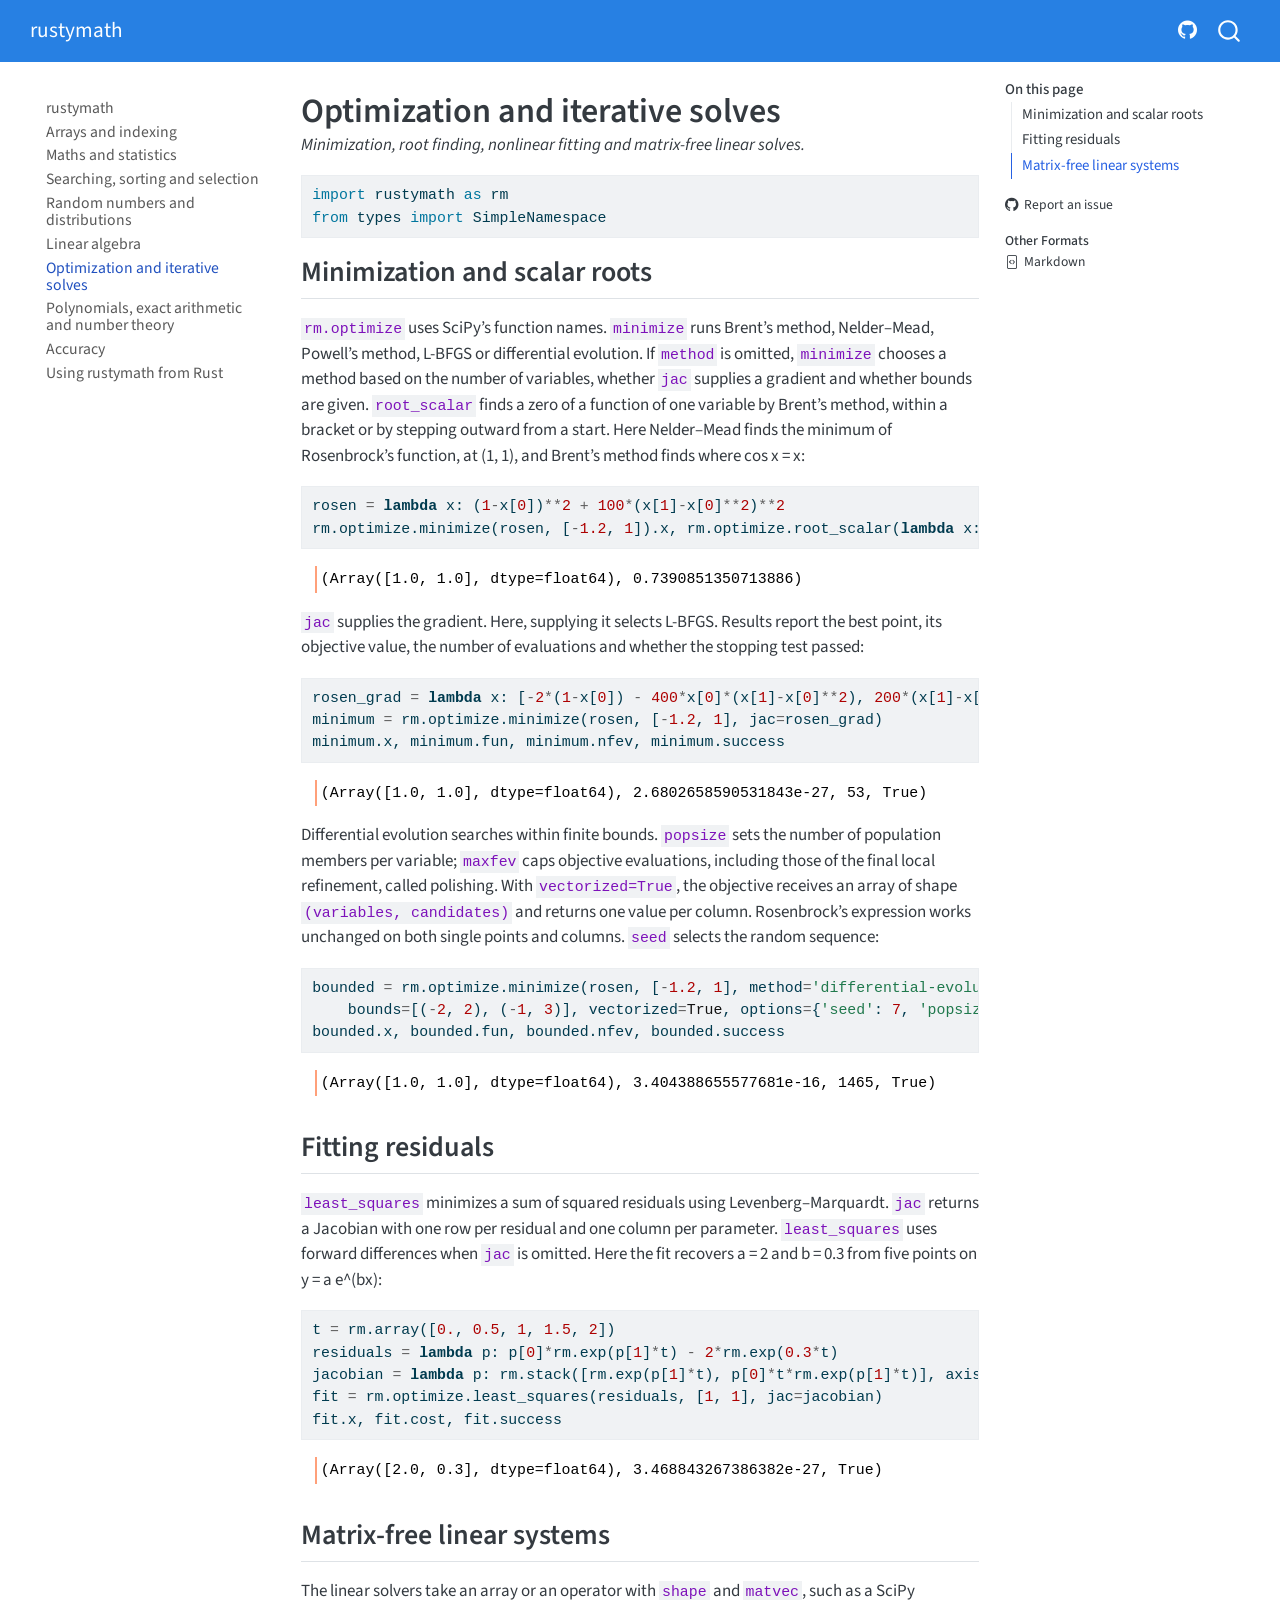
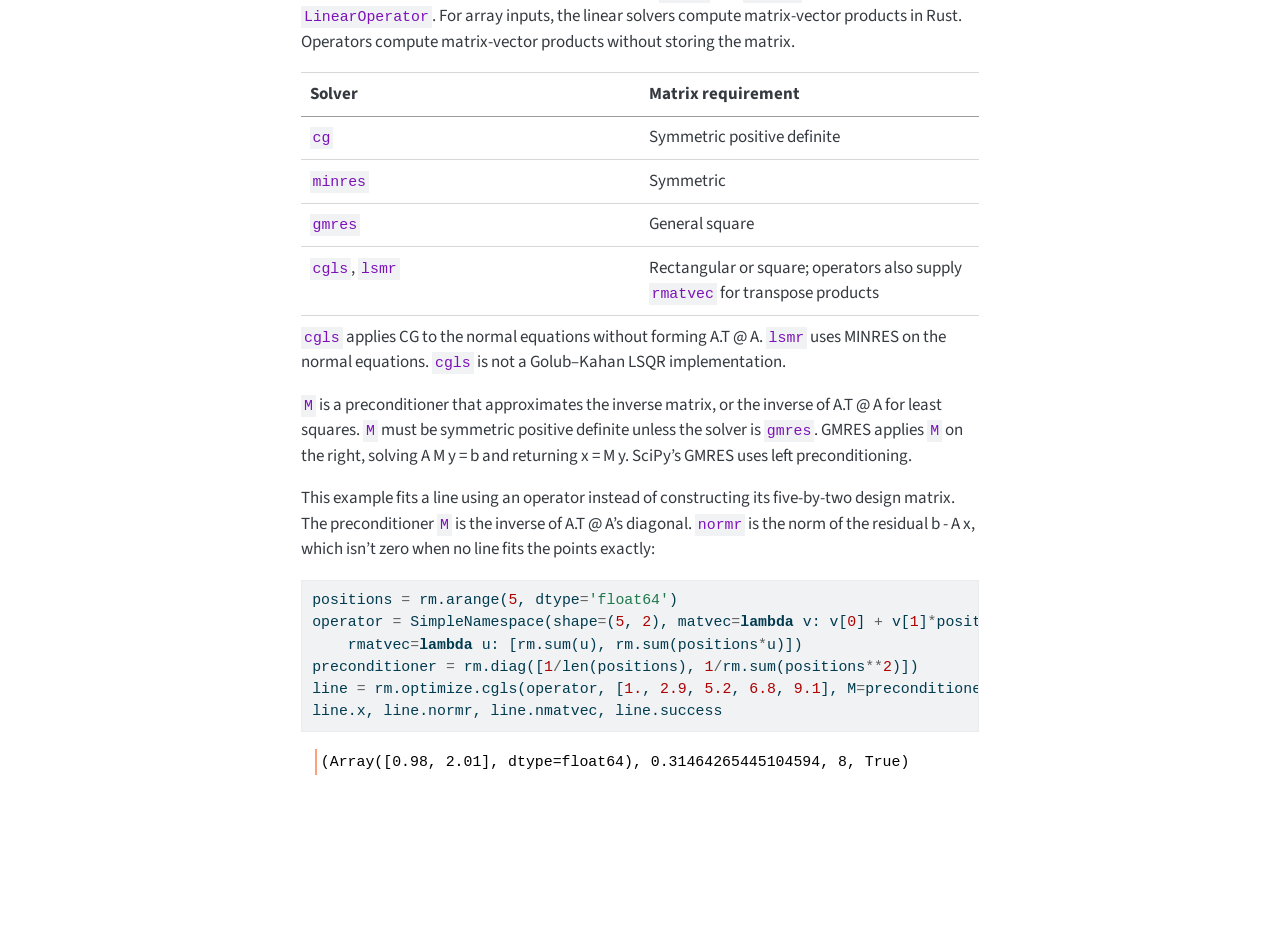
<file: optimize.html>
<!DOCTYPE html>
<html xmlns="http://www.w3.org/1999/xhtml" lang="en" xml:lang="en"><head>

<meta charset="utf-8">
<meta name="generator" content="quarto-1.11.9">

<meta name="viewport" content="width=device-width, initial-scale=1.0, user-scalable=yes">

<meta name="description" content="Minimization, root finding, nonlinear fitting and matrix-free linear solves.">

<title>Optimization and iterative solves – rustymath</title>
<style>
/* Default styles provided by pandoc.
** See https://pandoc.org/MANUAL.html#variables-for-html for config info.
*/
span.smallcaps{font-variant: small-caps;}
div.columns{display: flex; gap: 1.5em;}
div.column{flex: auto;}
@media screen {
div.columns{gap: min(4vw, 1.5em);}
div.column{overflow-x: auto;}
}
div.hanging-indent{margin-left: 1.5em; text-indent: -1.5em;}
ul.task-list{list-style: none;}
ul.task-list li input[type="checkbox"] {
  width: 0.8em;
  margin: 0 0.8em 0.2em -1em; /* quarto-specific, see https://github.com/quarto-dev/quarto-cli/issues/4556 */ 
  vertical-align: middle;
}
/* CSS for syntax highlighting */
html { -webkit-text-size-adjust: 100%; }
pre > code.sourceCode { white-space: pre; position: relative; }
pre > code.sourceCode > span { display: inline-block; line-height: 1.25; }
pre > code.sourceCode > span:empty { height: 1.2em; }
.sourceCode { overflow: visible; }
code.sourceCode > span { color: inherit; text-decoration: inherit; }
div.sourceCode { margin: 1em 0; }
pre.sourceCode { margin: 0; }
@media screen {
div.sourceCode { overflow: auto; }
}
@media print {
pre > code.sourceCode { white-space: pre-wrap; }
pre > code.sourceCode > span { text-indent: -5em; padding-left: 5em; }
}
pre.numberSource code
  { counter-reset: source-line 0; }
pre.numberSource code > span
  { position: relative; left: -4em; counter-increment: source-line; }
pre.numberSource code > span > a:first-child::before
  { content: counter(source-line);
    position: relative; left: -1em; text-align: right; vertical-align: baseline;
    border: none; display: inline-block;
    -webkit-touch-callout: none; -webkit-user-select: none;
    -khtml-user-select: none; -moz-user-select: none;
    -ms-user-select: none; user-select: none;
    padding: 0 4px; width: 4em;
  }
pre.numberSource { margin-left: 3em;  padding-left: 4px; }
div.sourceCode
  {   }
@media screen {
pre > code.sourceCode > span > a:first-child::before { text-decoration: underline; }
}
</style>


<script src="site_libs/quarto-nav/quarto-nav.js"></script>
<script src="site_libs/quarto-nav/headroom.min.js"></script>
<script src="site_libs/clipboard/clipboard.min.js"></script>
<script src="site_libs/quarto-search/autocomplete.umd.js"></script>
<script src="site_libs/quarto-search/fuse.min.js"></script>
<script src="site_libs/quarto-search/quarto-search.js"></script>
<meta name="quarto:offset" content="./">
<script src="site_libs/quarto-html/quarto.js" type="module"></script>
<script src="site_libs/quarto-html/tabsets/tabsets.js" type="module"></script>
<script src="site_libs/quarto-html/scrollable-regions/scrollable-regions.js" type="module"></script>
<script src="site_libs/quarto-html/popper.min.js"></script>
<script src="site_libs/quarto-html/tippy.umd.min.js"></script>
<script src="site_libs/quarto-html/anchor.min.js"></script>
<link href="site_libs/quarto-html/tippy.css" rel="stylesheet">
<link href="site_libs/quarto-html/quarto-syntax-highlighting-63b5708e65d6cd79cd7618c58d0c21e7.css" rel="stylesheet" id="quarto-text-highlighting-styles">
<script src="site_libs/bootstrap/bootstrap.min.js"></script>
<link href="site_libs/bootstrap/bootstrap-icons.css" rel="stylesheet">
<link href="site_libs/bootstrap/bootstrap-f803fa4e565d46961d2a1845e6c2e3f5.min.css" rel="stylesheet" append-hash="true" id="quarto-bootstrap" data-mode="light">
<script id="quarto-search-options" type="application/json">{
  "location": "navbar",
  "copy-button": false,
  "collapse-after": 3,
  "panel-placement": "end",
  "type": "overlay",
  "limit": 50,
  "keyboard-shortcut": [
    "f",
    "/",
    "s"
  ],
  "show-item-context": false,
  "language": {
    "search-no-results-text": "No results",
    "search-matching-documents-text": "matching documents",
    "search-copy-link-title": "Copy link to search",
    "search-hide-matches-text": "Hide additional matches",
    "search-more-match-text": "more match in this document",
    "search-more-matches-text": "more matches in this document",
    "search-clear-button-title": "Clear",
    "search-text-placeholder": "",
    "search-detached-cancel-button-title": "Cancel",
    "search-submit-button-title": "Submit",
    "search-label": "Search"
  }
}</script>


<link rel="stylesheet" href="styles.css">
<meta property="og:title" content="Optimization and iterative solves – rustymath">
<meta property="og:description" content="Minimization, root finding, nonlinear fitting and matrix-free linear solves.">
<meta property="og:site_name" content="rustymath">
<meta name="twitter:title" content="Optimization and iterative solves – rustymath">
<meta name="twitter:description" content="Minimization, root finding, nonlinear fitting and matrix-free linear solves.">
<meta name="twitter:card" content="summary">
</head>

<body class="nav-sidebar floating nav-fixed quarto-light"><a id="quarto-skip-link" class="visually-hidden-focusable" href="#quarto-document-content">Skip to main content</a>

<div id="quarto-search-results"></div>
  <header id="quarto-header" class="headroom fixed-top">
    <nav class="navbar navbar-expand-lg " data-bs-theme="dark" aria-label="Site">
      <div class="navbar-container container-fluid">
      <div class="navbar-brand-container mx-auto">
    <a class="navbar-brand" href="./index.html">
    <span class="navbar-title">rustymath</span>
    </a>
  </div>
          <button class="navbar-toggler" type="button" data-bs-toggle="collapse" data-bs-target="#navbarCollapse" aria-controls="navbarCollapse" aria-expanded="false" aria-label="Toggle navigation" onclick="if (window.quartoToggleHeadroom) { window.quartoToggleHeadroom(); }">
  <span class="navbar-toggler-icon"></span>
</button>
          <div class="collapse navbar-collapse" id="navbarCollapse">
            <ul class="navbar-nav navbar-nav-scroll ms-auto">
  <li class="nav-item compact">
    <a class="nav-link" href="https://github.com/AnswerDotAI/rustymath"> <i class="bi bi-github" role="img">
</i> 
<span class="menu-text"></span></a>
  </li>  
</ul>
          </div> <!-- /navcollapse -->
            <div class="quarto-navbar-tools">
</div>
            <div id="quarto-search" class="" title="Search"></div>
      </div> <!-- /container-fluid -->
    </nav>
  <nav class="quarto-secondary-nav" aria-label="Toolbar">
    <div class="container-fluid d-flex">
      <button type="button" class="quarto-btn-toggle btn" data-bs-toggle="collapse" role="button" data-bs-target=".quarto-sidebar-collapse-item" aria-controls="quarto-sidebar" aria-expanded="false" aria-label="Toggle sidebar navigation" onclick="if (window.quartoToggleHeadroom) { window.quartoToggleHeadroom(); }">
        <i class="bi bi-layout-text-sidebar-reverse"></i>
      </button>
        <nav class="quarto-page-breadcrumbs" aria-label="Breadcrumbs"><ol class="breadcrumb"><li class="breadcrumb-item"><a href="./optimize.html">Optimization and iterative solves</a></li></ol></nav>
        <a class="flex-grow-1" data-bs-toggle="collapse" data-bs-target=".quarto-sidebar-collapse-item" onclick="if (window.quartoToggleHeadroom) { window.quartoToggleHeadroom(); }">      
        </a>
    </div>
  </nav>
</header>
<!-- content -->
<div id="quarto-content" class="quarto-container page-columns page-rows-contents page-layout-article page-navbar">
<!-- sidebar -->
  <nav id="quarto-sidebar" class="sidebar collapse collapse-horizontal quarto-sidebar-collapse-item sidebar-navigation floating overflow-auto" aria-label="Section">
    <div class="sidebar-menu-container"> 
    <ul class="list-unstyled mt-1">
        <li class="sidebar-item">
  <div class="sidebar-item-container"> 
  <a href="./index.html" class="sidebar-item-text sidebar-link">
 <span class="menu-text">rustymath</span></a>
  </div>
</li>
        <li class="sidebar-item">
  <div class="sidebar-item-container"> 
  <a href="./arrays.html" class="sidebar-item-text sidebar-link">
 <span class="menu-text">Arrays and indexing</span></a>
  </div>
</li>
        <li class="sidebar-item">
  <div class="sidebar-item-container"> 
  <a href="./math.html" class="sidebar-item-text sidebar-link">
 <span class="menu-text">Maths and statistics</span></a>
  </div>
</li>
        <li class="sidebar-item">
  <div class="sidebar-item-container"> 
  <a href="./search.html" class="sidebar-item-text sidebar-link">
 <span class="menu-text">Searching, sorting and selection</span></a>
  </div>
</li>
        <li class="sidebar-item">
  <div class="sidebar-item-container"> 
  <a href="./random.html" class="sidebar-item-text sidebar-link">
 <span class="menu-text">Random numbers and distributions</span></a>
  </div>
</li>
        <li class="sidebar-item">
  <div class="sidebar-item-container"> 
  <a href="./linalg.html" class="sidebar-item-text sidebar-link">
 <span class="menu-text">Linear algebra</span></a>
  </div>
</li>
        <li class="sidebar-item">
  <div class="sidebar-item-container"> 
  <a href="./optimize.html" class="sidebar-item-text sidebar-link active">
 <span class="menu-text">Optimization and iterative solves</span></a>
  </div>
</li>
        <li class="sidebar-item">
  <div class="sidebar-item-container"> 
  <a href="./exact.html" class="sidebar-item-text sidebar-link">
 <span class="menu-text">Polynomials, exact arithmetic and number theory</span></a>
  </div>
</li>
        <li class="sidebar-item">
  <div class="sidebar-item-container"> 
  <a href="./accuracy.html" class="sidebar-item-text sidebar-link">
 <span class="menu-text">Accuracy</span></a>
  </div>
</li>
        <li class="sidebar-item">
  <div class="sidebar-item-container"> 
  <a href="./rust.html" class="sidebar-item-text sidebar-link">
 <span class="menu-text">Using rustymath from Rust</span></a>
  </div>
</li>
    </ul>
    </div>
</nav>
<div id="quarto-sidebar-glass" class="quarto-sidebar-collapse-item" data-bs-toggle="collapse" data-bs-target=".quarto-sidebar-collapse-item"></div>
<!-- margin-sidebar -->
    <div id="quarto-margin-sidebar" class="sidebar margin-sidebar">
        <nav id="TOC" role="doc-toc" aria-labelledby="toc-title" class="toc-active">
    <h2 id="toc-title">On this page</h2>
   
  <ul>
  <li><a href="#minimization-and-scalar-roots" id="toc-minimization-and-scalar-roots" class="nav-link active" data-scroll-target="#minimization-and-scalar-roots">Minimization and scalar roots</a></li>
  <li><a href="#fitting-residuals" id="toc-fitting-residuals" class="nav-link" data-scroll-target="#fitting-residuals">Fitting residuals</a></li>
  <li><a href="#matrix-free-linear-systems" id="toc-matrix-free-linear-systems" class="nav-link" data-scroll-target="#matrix-free-linear-systems">Matrix-free linear systems</a></li>
  </ul>
<div class="toc-actions"><ul><li><a href="https://github.com/AnswerDotAI/rustymath/issues/new" class="toc-action"><i class="bi bi-github"></i>Report an issue</a></li></ul></div><div class="quarto-alternate-formats"><h2>Other Formats</h2><ul><li><a href="optimize.html.md"><i class="bi bi-file-code"></i>Markdown</a></li></ul></div></nav>
    </div>
<!-- main -->
<main class="content" id="quarto-document-content" tabindex="-1">

<header id="title-block-header" class="quarto-title-block default">
<div class="quarto-title">
<h1 class="title">Optimization and iterative solves</h1>
</div>

<div>
  <div class="description">
    Minimization, root finding, nonlinear fitting and matrix-free linear solves.
  </div>
</div>


<div class="quarto-title-meta">

    
  
    
  </div>
  


</header>


<!-- WARNING: THIS FILE WAS AUTOGENERATED! DO NOT EDIT! -->
<div id="57c81868" class="cell">
<div class="code-copy-outer-scaffold"><div class="sourceCode cell-code" id="cb1"><pre class="sourceCode python code-with-copy"><code class="sourceCode python"><span id="cb1-1"><a href="#cb1-1" aria-hidden="true" tabindex="-1"></a><span class="im">import</span> rustymath <span class="im">as</span> rm</span>
<span id="cb1-2"><a href="#cb1-2" aria-hidden="true" tabindex="-1"></a><span class="im">from</span> types <span class="im">import</span> SimpleNamespace</span></code></pre></div><button title="Copy to Clipboard" class="code-copy-button"><i class="bi"></i></button></div>
</div>
<section id="minimization-and-scalar-roots" class="level2">
<h2 class="anchored" data-anchor-id="minimization-and-scalar-roots">Minimization and scalar roots</h2>
<p><code>rm.optimize</code> uses SciPy’s function names. <code>minimize</code> runs Brent’s method, Nelder–Mead, Powell’s method, L-BFGS or differential evolution. If <code>method</code> is omitted, <code>minimize</code> chooses a method based on the number of variables, whether <code>jac</code> supplies a gradient and whether bounds are given. <code>root_scalar</code> finds a zero of a function of one variable by Brent’s method, within a bracket or by stepping outward from a start. Here Nelder–Mead finds the minimum of Rosenbrock’s function, at (1, 1), and Brent’s method finds where cos x = x:</p>
<div id="1f9e51bb" class="cell">
<div class="code-copy-outer-scaffold"><div class="sourceCode cell-code" id="cb2"><pre class="sourceCode python code-with-copy"><code class="sourceCode python"><span id="cb2-1"><a href="#cb2-1" aria-hidden="true" tabindex="-1"></a>rosen <span class="op">=</span> <span class="kw">lambda</span> x: (<span class="dv">1</span><span class="op">-</span>x[<span class="dv">0</span>])<span class="op">**</span><span class="dv">2</span> <span class="op">+</span> <span class="dv">100</span><span class="op">*</span>(x[<span class="dv">1</span>]<span class="op">-</span>x[<span class="dv">0</span>]<span class="op">**</span><span class="dv">2</span>)<span class="op">**</span><span class="dv">2</span></span>
<span id="cb2-2"><a href="#cb2-2" aria-hidden="true" tabindex="-1"></a>rm.optimize.minimize(rosen, [<span class="op">-</span><span class="fl">1.2</span>, <span class="dv">1</span>]).x, rm.optimize.root_scalar(<span class="kw">lambda</span> x: rm.cos(x) <span class="op">-</span> x, [<span class="dv">0</span>, <span class="dv">1</span>]).root</span></code></pre></div><button title="Copy to Clipboard" class="code-copy-button"><i class="bi"></i></button></div>
<div class="cell-output cell-output-display">
<pre><code>(Array([1.0, 1.0], dtype=float64), 0.7390851350713886)</code></pre>
</div>
</div>
<p><code>jac</code> supplies the gradient. Here, supplying it selects L-BFGS. Results report the best point, its objective value, the number of evaluations and whether the stopping test passed:</p>
<div id="34998387" class="cell">
<div class="code-copy-outer-scaffold"><div class="sourceCode cell-code" id="cb4"><pre class="sourceCode python code-with-copy"><code class="sourceCode python"><span id="cb4-1"><a href="#cb4-1" aria-hidden="true" tabindex="-1"></a>rosen_grad <span class="op">=</span> <span class="kw">lambda</span> x: [<span class="op">-</span><span class="dv">2</span><span class="op">*</span>(<span class="dv">1</span><span class="op">-</span>x[<span class="dv">0</span>]) <span class="op">-</span> <span class="dv">400</span><span class="op">*</span>x[<span class="dv">0</span>]<span class="op">*</span>(x[<span class="dv">1</span>]<span class="op">-</span>x[<span class="dv">0</span>]<span class="op">**</span><span class="dv">2</span>), <span class="dv">200</span><span class="op">*</span>(x[<span class="dv">1</span>]<span class="op">-</span>x[<span class="dv">0</span>]<span class="op">**</span><span class="dv">2</span>)]</span>
<span id="cb4-2"><a href="#cb4-2" aria-hidden="true" tabindex="-1"></a>minimum <span class="op">=</span> rm.optimize.minimize(rosen, [<span class="op">-</span><span class="fl">1.2</span>, <span class="dv">1</span>], jac<span class="op">=</span>rosen_grad)</span>
<span id="cb4-3"><a href="#cb4-3" aria-hidden="true" tabindex="-1"></a>minimum.x, minimum.fun, minimum.nfev, minimum.success</span></code></pre></div><button title="Copy to Clipboard" class="code-copy-button"><i class="bi"></i></button></div>
<div class="cell-output cell-output-display">
<pre><code>(Array([1.0, 1.0], dtype=float64), 2.6802658590531843e-27, 53, True)</code></pre>
</div>
</div>
<p>Differential evolution searches within finite bounds. <code>popsize</code> sets the number of population members per variable; <code>maxfev</code> caps objective evaluations, including those of the final local refinement, called polishing. With <code>vectorized=True</code>, the objective receives an array of shape <code>(variables, candidates)</code> and returns one value per column. Rosenbrock’s expression works unchanged on both single points and columns. <code>seed</code> selects the random sequence:</p>
<div id="4069f92e" class="cell">
<div class="code-copy-outer-scaffold"><div class="sourceCode cell-code" id="cb6"><pre class="sourceCode python code-with-copy"><code class="sourceCode python"><span id="cb6-1"><a href="#cb6-1" aria-hidden="true" tabindex="-1"></a>bounded <span class="op">=</span> rm.optimize.minimize(rosen, [<span class="op">-</span><span class="fl">1.2</span>, <span class="dv">1</span>], method<span class="op">=</span><span class="st">'differential-evolution'</span>,</span>
<span id="cb6-2"><a href="#cb6-2" aria-hidden="true" tabindex="-1"></a>    bounds<span class="op">=</span>[(<span class="op">-</span><span class="dv">2</span>, <span class="dv">2</span>), (<span class="op">-</span><span class="dv">1</span>, <span class="dv">3</span>)], vectorized<span class="op">=</span><span class="va">True</span>, options<span class="op">=</span>{<span class="st">'seed'</span>: <span class="dv">7</span>, <span class="st">'popsize'</span>: <span class="dv">8</span>, <span class="st">'maxfev'</span>: <span class="dv">2000</span>})</span>
<span id="cb6-3"><a href="#cb6-3" aria-hidden="true" tabindex="-1"></a>bounded.x, bounded.fun, bounded.nfev, bounded.success</span></code></pre></div><button title="Copy to Clipboard" class="code-copy-button"><i class="bi"></i></button></div>
<div class="cell-output cell-output-display">
<pre><code>(Array([1.0, 1.0], dtype=float64), 3.404388655577681e-16, 1465, True)</code></pre>
</div>
</div>
</section>
<section id="fitting-residuals" class="level2">
<h2 class="anchored" data-anchor-id="fitting-residuals">Fitting residuals</h2>
<p><code>least_squares</code> minimizes a sum of squared residuals using Levenberg–Marquardt. <code>jac</code> returns a Jacobian with one row per residual and one column per parameter. <code>least_squares</code> uses forward differences when <code>jac</code> is omitted. Here the fit recovers a = 2 and b = 0.3 from five points on y = a e^(bx):</p>
<div id="c415ad8d" class="cell">
<div class="code-copy-outer-scaffold"><div class="sourceCode cell-code" id="cb8"><pre class="sourceCode python code-with-copy"><code class="sourceCode python"><span id="cb8-1"><a href="#cb8-1" aria-hidden="true" tabindex="-1"></a>t <span class="op">=</span> rm.array([<span class="fl">0.</span>, <span class="fl">0.5</span>, <span class="dv">1</span>, <span class="fl">1.5</span>, <span class="dv">2</span>])</span>
<span id="cb8-2"><a href="#cb8-2" aria-hidden="true" tabindex="-1"></a>residuals <span class="op">=</span> <span class="kw">lambda</span> p: p[<span class="dv">0</span>]<span class="op">*</span>rm.exp(p[<span class="dv">1</span>]<span class="op">*</span>t) <span class="op">-</span> <span class="dv">2</span><span class="op">*</span>rm.exp(<span class="fl">0.3</span><span class="op">*</span>t)</span>
<span id="cb8-3"><a href="#cb8-3" aria-hidden="true" tabindex="-1"></a>jacobian <span class="op">=</span> <span class="kw">lambda</span> p: rm.stack([rm.exp(p[<span class="dv">1</span>]<span class="op">*</span>t), p[<span class="dv">0</span>]<span class="op">*</span>t<span class="op">*</span>rm.exp(p[<span class="dv">1</span>]<span class="op">*</span>t)], axis<span class="op">=</span><span class="dv">1</span>)</span>
<span id="cb8-4"><a href="#cb8-4" aria-hidden="true" tabindex="-1"></a>fit <span class="op">=</span> rm.optimize.least_squares(residuals, [<span class="dv">1</span>, <span class="dv">1</span>], jac<span class="op">=</span>jacobian)</span>
<span id="cb8-5"><a href="#cb8-5" aria-hidden="true" tabindex="-1"></a>fit.x, fit.cost, fit.success</span></code></pre></div><button title="Copy to Clipboard" class="code-copy-button"><i class="bi"></i></button></div>
<div class="cell-output cell-output-display">
<pre><code>(Array([2.0, 0.3], dtype=float64), 3.468843267386382e-27, True)</code></pre>
</div>
</div>
</section>
<section id="matrix-free-linear-systems" class="level2">
<h2 class="anchored" data-anchor-id="matrix-free-linear-systems">Matrix-free linear systems</h2>
<p>The linear solvers take an array or an operator with <code>shape</code> and <code>matvec</code>, such as a SciPy <code>LinearOperator</code>. For array inputs, the linear solvers compute matrix-vector products in Rust. Operators compute matrix-vector products without storing the matrix.</p>
<table class="caption-top table">
<colgroup>
<col style="width: 50%">
<col style="width: 50%">
</colgroup>
<thead>
<tr class="header">
<th>Solver</th>
<th>Matrix requirement</th>
</tr>
</thead>
<tbody>
<tr class="odd">
<td><code>cg</code></td>
<td>Symmetric positive definite</td>
</tr>
<tr class="even">
<td><code>minres</code></td>
<td>Symmetric</td>
</tr>
<tr class="odd">
<td><code>gmres</code></td>
<td>General square</td>
</tr>
<tr class="even">
<td><code>cgls</code>, <code>lsmr</code></td>
<td>Rectangular or square; operators also supply <code>rmatvec</code> for transpose products</td>
</tr>
</tbody>
</table>
<p><code>cgls</code> applies CG to the normal equations without forming A.T @ A. <code>lsmr</code> uses MINRES on the normal equations. <code>cgls</code> is not a Golub–Kahan LSQR implementation.</p>
<p><code>M</code> is a preconditioner that approximates the inverse matrix, or the inverse of A.T @ A for least squares. <code>M</code> must be symmetric positive definite unless the solver is <code>gmres</code>. GMRES applies <code>M</code> on the right, solving A M y = b and returning x = M y. SciPy’s GMRES uses left preconditioning.</p>
<p>This example fits a line using an operator instead of constructing its five-by-two design matrix. The preconditioner <code>M</code> is the inverse of A.T @ A’s diagonal. <code>normr</code> is the norm of the residual b - A x, which isn’t zero when no line fits the points exactly:</p>
<div id="1a82f571" class="cell">
<div class="code-copy-outer-scaffold"><div class="sourceCode cell-code" id="cb10"><pre class="sourceCode python code-with-copy"><code class="sourceCode python"><span id="cb10-1"><a href="#cb10-1" aria-hidden="true" tabindex="-1"></a>positions <span class="op">=</span> rm.arange(<span class="dv">5</span>, dtype<span class="op">=</span><span class="st">'float64'</span>)</span>
<span id="cb10-2"><a href="#cb10-2" aria-hidden="true" tabindex="-1"></a>operator <span class="op">=</span> SimpleNamespace(shape<span class="op">=</span>(<span class="dv">5</span>, <span class="dv">2</span>), matvec<span class="op">=</span><span class="kw">lambda</span> v: v[<span class="dv">0</span>] <span class="op">+</span> v[<span class="dv">1</span>]<span class="op">*</span>positions,</span>
<span id="cb10-3"><a href="#cb10-3" aria-hidden="true" tabindex="-1"></a>    rmatvec<span class="op">=</span><span class="kw">lambda</span> u: [rm.<span class="bu">sum</span>(u), rm.<span class="bu">sum</span>(positions<span class="op">*</span>u)])</span>
<span id="cb10-4"><a href="#cb10-4" aria-hidden="true" tabindex="-1"></a>preconditioner <span class="op">=</span> rm.diag([<span class="dv">1</span><span class="op">/</span><span class="bu">len</span>(positions), <span class="dv">1</span><span class="op">/</span>rm.<span class="bu">sum</span>(positions<span class="op">**</span><span class="dv">2</span>)])</span>
<span id="cb10-5"><a href="#cb10-5" aria-hidden="true" tabindex="-1"></a>line <span class="op">=</span> rm.optimize.cgls(operator, [<span class="fl">1.</span>, <span class="fl">2.9</span>, <span class="fl">5.2</span>, <span class="fl">6.8</span>, <span class="fl">9.1</span>], M<span class="op">=</span>preconditioner)</span>
<span id="cb10-6"><a href="#cb10-6" aria-hidden="true" tabindex="-1"></a>line.x, line.normr, line.nmatvec, line.success</span></code></pre></div><button title="Copy to Clipboard" class="code-copy-button"><i class="bi"></i></button></div>
<div class="cell-output cell-output-display">
<pre><code>(Array([0.98, 2.01], dtype=float64), 0.31464265445104594, 8, True)</code></pre>
</div>
</div>


</section>

</main> <!-- /main -->
<script id="quarto-html-after-body" type="application/javascript">
  window.document.addEventListener("DOMContentLoaded", function (event) {
    const icon = "";
    const anchorJS = new window.AnchorJS();
    anchorJS.options = {
      placement: 'right',
      icon: icon
    };
    anchorJS.add('.anchored');
    const isCodeAnnotation = (el) => {
      for (const clz of el.classList) {
        if (clz.startsWith('code-annotation-')) {                     
          return true;
        }
      }
      return false;
    }
    const onCopySuccess = function(e) {
      // button target
      const button = e.trigger;
      // don't keep focus
      button.blur();
      // flash "checked"
      button.classList.add('code-copy-button-checked');
      var currentTitle = button.getAttribute("title");
      button.setAttribute("title", "Copied!");
      let tooltip;
      if (window.bootstrap) {
        button.setAttribute("data-bs-toggle", "tooltip");
        button.setAttribute("data-bs-placement", "left");
        button.setAttribute("data-bs-title", "Copied!");
        tooltip = new bootstrap.Tooltip(button, 
          { trigger: "manual", 
            customClass: "code-copy-button-tooltip",
            offset: [0, -8]});
        tooltip.show();    
      }
      setTimeout(function() {
        if (tooltip) {
          tooltip.hide();
          button.removeAttribute("data-bs-title");
          button.removeAttribute("data-bs-toggle");
          button.removeAttribute("data-bs-placement");
        }
        button.setAttribute("title", currentTitle);
        button.classList.remove('code-copy-button-checked');
      }, 1000);
      // clear code selection
      e.clearSelection();
    }
    const getTextToCopy = function(trigger) {
      const outerScaffold = trigger.parentElement.cloneNode(true);
      const codeEl = outerScaffold.querySelector('code');
      for (const childEl of codeEl.children) {
        if (isCodeAnnotation(childEl)) {
          childEl.remove();
        }
      }
      return codeEl.innerText;
    }
    const clipboard = new window.ClipboardJS('.code-copy-button:not([data-in-quarto-modal])', {
      text: getTextToCopy
    });
    clipboard.on('success', onCopySuccess);
    if (window.document.getElementById('quarto-embedded-source-code-modal')) {
      const clipboardModal = new window.ClipboardJS('.code-copy-button[data-in-quarto-modal]', {
        text: getTextToCopy,
        container: window.document.getElementById('quarto-embedded-source-code-modal')
      });
      clipboardModal.on('success', onCopySuccess);
    }
      var localhostRegex = new RegExp(/^(?:http|https):\/\/localhost\:?[0-9]*\//);
      var mailtoRegex = new RegExp(/^mailto:/);
        var filterRegex = new RegExp("https:\/\/answerdotai\.github\.io\/rustymath");
      var isInternal = (href) => {
          return filterRegex.test(href) || localhostRegex.test(href) || mailtoRegex.test(href);
      }
      // Inspect non-navigation links and adorn them if external
      window.quartoDecorateExternalLinks = function (root) {
     var links = (root || window.document).querySelectorAll('a[href]:not(.nav-link):not(.navbar-brand):not(.toc-action):not(.sidebar-link):not(.sidebar-item-toggle):not(.pagination-link):not(.no-external):not([aria-hidden]):not(.dropdown-item):not(.quarto-navigation-tool):not(.about-link)');
      for (var i=0; i<links.length; i++) {
        const link = links[i];
        if (!isInternal(link.href)) {
          // undo the damage that might have been done by quarto-nav.js in the case of
          // links that we want to consider external
          if (link.dataset.originalHref !== undefined) {
            link.href = link.dataset.originalHref;
          }
          if (!link.classList.contains('no-external-icon')) {
          }
        }
      }
      };
      window.quartoDecorateExternalLinks(window.document);
    // Esc closes the popup (WCAG 1.4.13) and focus leaving both trigger and
    // popup closes it (WCAG 2.4.11); tippy handles neither for interactive popups.
    const hideOnEscAndFocusOut = {
      name: 'hideOnEscAndFocusOut',
      defaultValue: true,
      fn(instance) {
        const dismiss = () => {
          // A show scheduled by the trigger delay would otherwise reopen it
          instance.clearDelayTimeouts();
          instance.hide();
        };
        const onKeyDown = (event) => {
          if (event.key !== 'Escape') {
            return;
          }
          // Keep Esc from also reaching page handlers (e.g. reveal.js overview),
          // except an open reveal.js slide menu, which Esc should close too.
          // The menu handles keys only when its keyboard option is on.
          const menuHandlesEsc = window.Reveal?.getPlugin?.('menu')?.isOpen() &&
            window.Reveal.getConfig().menu?.keyboard !== false;
          if (!menuHandlesEsc) {
            event.stopPropagation();
          }
          if (instance.popper.contains(window.document.activeElement)) {
            // Disabled while refocusing so the focus trigger does not reopen it
            instance.disable();
            instance.reference.focus();
            instance.enable();
          }
          dismiss();
        };
        const onFocusOut = (event) => {
          const target = event.relatedTarget;
          if (target && !instance.reference.contains(target) &&
              !instance.popper.contains(target)) {
            dismiss();
          }
        };
        // On the trigger too: a click trigger (code-annotations: select) has no
        // blur handling. Attached for the instance's lifetime so leaving the
        // trigger also cancels a show still pending on the trigger delay.
        instance.reference.addEventListener('focusout', onFocusOut);
        return {
          onShow() {
            window.document.addEventListener('keydown', onKeyDown, true);
            instance.popper.addEventListener('focusout', onFocusOut);
          },
          onHide() {
            window.document.removeEventListener('keydown', onKeyDown, true);
            instance.popper.removeEventListener('focusout', onFocusOut);
          },
          onDestroy() {
            instance.reference.removeEventListener('focusout', onFocusOut);
          },
        };
      },
    };
    function tippyHover(el, contentFn, onTriggerFn, onUntriggerFn) {
      const config = {
        allowHTML: true,
        maxWidth: 500,
        delay: 100,
        arrow: false,
        appendTo: function(el) {
            return el.parentElement;
        },
        interactive: true,
        interactiveBorder: 10,
        theme: 'quarto',
        placement: 'bottom-start',
        plugins: [hideOnEscAndFocusOut],
      };
      if (contentFn) {
        config.content = contentFn;
      }
      if (onTriggerFn) {
        config.onTrigger = onTriggerFn;
      }
      if (onUntriggerFn) {
        config.onUntrigger = onUntriggerFn;
      }
      window.tippy(el, config); 
    }
    const noterefs = window.document.querySelectorAll('a[role="doc-noteref"]');
    for (var i=0; i<noterefs.length; i++) {
      const ref = noterefs[i];
      tippyHover(ref, function() {
        // use id or data attribute instead here
        let href = ref.getAttribute('data-footnote-href') || ref.getAttribute('href');
        try { href = new URL(href).hash; } catch {}
        const id = href.replace(/^#\/?/, "");
        const note = window.document.getElementById(id);
        if (note) {
          return note.innerHTML;
        } else {
          return "";
        }
      });
    }
    const xrefs = window.document.querySelectorAll('a.quarto-xref');
    const processXRef = (id, note) => {
      // Strip column container classes
      const stripColumnClz = (el) => {
        el.classList.remove("page-full", "page-columns");
        if (el.children) {
          for (const child of el.children) {
            stripColumnClz(child);
          }
        }
      }
      stripColumnClz(note)
      if (id === null || id.startsWith('sec-')) {
        // Special case sections, only their first couple elements
        const container = document.createElement("div");
        if (note.children && note.children.length > 2) {
          container.appendChild(note.children[0].cloneNode(true));
          for (let i = 1; i < note.children.length; i++) {
            const child = note.children[i];
            if (child.tagName === "P" && child.innerText === "") {
              continue;
            } else {
              container.appendChild(child.cloneNode(true));
              break;
            }
          }
          if (window.Quarto?.typesetMath) {
            window.Quarto.typesetMath(container);
          }
          return container.innerHTML
        } else {
          if (window.Quarto?.typesetMath) {
            window.Quarto.typesetMath(note);
          }
          return note.innerHTML;
        }
      } else {
        // Remove any anchor links if they are present
        const anchorLink = note.querySelector('a.anchorjs-link');
        if (anchorLink) {
          anchorLink.remove();
        }
        if (window.Quarto?.typesetMath) {
          window.Quarto.typesetMath(note);
        }
        if (note.classList.contains("callout")) {
          return note.outerHTML;
        } else {
          return note.innerHTML;
        }
      }
    }
    for (var i=0; i<xrefs.length; i++) {
      const xref = xrefs[i];
      tippyHover(xref, undefined, function(instance) {
        instance.disable();
        let url = xref.getAttribute('href');
        let hash = undefined; 
        if (url.startsWith('#')) {
          hash = url;
        } else {
          try { hash = new URL(url).hash; } catch {}
        }
        if (hash) {
          const id = hash.replace(/^#\/?/, "");
          const note = window.document.getElementById(id);
          if (note !== null) {
            try {
              const html = processXRef(id, note.cloneNode(true));
              instance.setContent(html);
            } finally {
              instance.enable();
              instance.show();
            }
          } else {
            // See if we can fetch this
            fetch(url.split('#')[0])
            .then(res => res.text())
            .then(html => {
              const parser = new DOMParser();
              const htmlDoc = parser.parseFromString(html, "text/html");
              const note = htmlDoc.getElementById(id);
              if (note !== null) {
                const html = processXRef(id, note);
                instance.setContent(html);
              } 
            }).finally(() => {
              instance.enable();
              instance.show();
            });
          }
        } else {
          // See if we can fetch a full url (with no hash to target)
          // This is a special case and we should probably do some content thinning / targeting
          fetch(url)
          .then(res => res.text())
          .then(html => {
            const parser = new DOMParser();
            const htmlDoc = parser.parseFromString(html, "text/html");
            const note = htmlDoc.querySelector('main.content');
            if (note !== null) {
              // This should only happen for chapter cross references
              // (since there is no id in the URL)
              // remove the first header
              if (note.children.length > 0 && note.children[0].tagName === "HEADER") {
                note.children[0].remove();
              }
              const html = processXRef(null, note);
              instance.setContent(html);
            } 
          }).finally(() => {
            instance.enable();
            instance.show();
          });
        }
      }, function(instance) {
      });
    }
        let selectedAnnoteEl;
        const selectorForAnnotation = ( cell, annotation) => {
          let cellAttr = 'data-code-cell="' + cell + '"';
          let lineAttr = 'data-code-annotation="' +  annotation + '"';
          const selector = 'span[' + cellAttr + '][' + lineAttr + ']';
          return selector;
        }
        const selectCodeLines = (annoteEl) => {
          const doc = window.document;
          const targetCell = annoteEl.getAttribute("data-target-cell");
          const targetAnnotation = annoteEl.getAttribute("data-target-annotation");
          const annoteSpan = window.document.querySelector(selectorForAnnotation(targetCell, targetAnnotation));
          const lines = annoteSpan.getAttribute("data-code-lines").split(",");
          const lineIds = lines.map((line) => {
            return targetCell + "-" + line;
          })
          // Each band is positioned against its own containing block, which is
          // not the offsetParent of the lines, so place it from client rects.
          const placeBand = (band, firstEl, lastEl, codeBlock) => {
            const container = band.offsetParent;
            if (container === null) {
              return;
            }
            const containerRect = container.getBoundingClientRect();
            // Reveal.js scales slides with a transform, so convert client
            // pixels back to the CSS pixels of the container.
            const scale = containerRect.height / container.offsetHeight || 1;
            const firstRect = firstEl.getBoundingClientRect();
            const lastRect = lastEl.getBoundingClientRect();
            const top = (firstRect.top - containerRect.top) / scale - container.clientTop + container.scrollTop;
            const height = (lastRect.bottom - firstRect.top) / scale;
            band.style.top = top - 2 + "px";
            band.style.height = height + 4 + "px";
            if (codeBlock) {
              // Without the copy button wrapper, the containing block is wider
              // than the code block, so span the code block explicitly.
              const blockRect = codeBlock.getBoundingClientRect();
              band.style.left = (blockRect.left - containerRect.left) / scale - container.clientLeft + container.scrollLeft + "px";
              band.style.width = blockRect.width / scale + "px";
            }
          };
          if (lineIds.length > 0) {
            const el = window.document.getElementById(lineIds[0]);
            const lastEl = window.document.getElementById(lineIds[lineIds.length - 1]);
            const parent = el.parentElement.parentElement;
            // cook up a div (if necessary) and position it
            let div = window.document.getElementById("code-annotation-line-highlight");
            if (div === null) {
              div = window.document.createElement("div");
              div.setAttribute("id", "code-annotation-line-highlight");
              div.style.position = 'absolute';
              parent.appendChild(div);
            }
            placeBand(div, el, lastEl, parent.closest("div.sourceCode") || parent);
            let gutterDiv = window.document.getElementById("code-annotation-line-highlight-gutter");
            if (gutterDiv === null) {
              gutterDiv = window.document.createElement("div");
              gutterDiv.setAttribute("id", "code-annotation-line-highlight-gutter");
              gutterDiv.style.position = 'absolute';
              const codeCell = window.document.getElementById(targetCell);
              const gutter = codeCell.querySelector('.code-annotation-gutter');
              gutter.appendChild(gutterDiv);
            }
            placeBand(gutterDiv, el, lastEl);
            selectedAnnoteEl = annoteEl;
          }
        };
        const unselectCodeLines = () => {
          const elementsIds = ["code-annotation-line-highlight", "code-annotation-line-highlight-gutter"];
          elementsIds.forEach((elId) => {
            const div = window.document.getElementById(elId);
            if (div) {
              div.remove();
            }
          });
          selectedAnnoteEl = undefined;
        };
          // Handle positioning of the toggle
      window.addEventListener(
        "resize",
        throttle(() => {
          elRect = undefined;
          if (selectedAnnoteEl) {
            selectCodeLines(selectedAnnoteEl);
          }
        }, 10)
      );
      function throttle(fn, ms) {
      let throttle = false;
      let timer;
        return (...args) => {
          if(!throttle) { // first call gets through
              fn.apply(this, args);
              throttle = true;
          } else { // all the others get throttled
              if(timer) clearTimeout(timer); // cancel #2
              timer = setTimeout(() => {
                fn.apply(this, args);
                timer = throttle = false;
              }, ms);
          }
        };
      }
        // Attach click handler to the DT
        const annoteDls = window.document.querySelectorAll('dt[data-target-cell]');
        for (const annoteDlNode of annoteDls) {
          annoteDlNode.addEventListener('click', (event) => {
            const clickedEl = event.target;
            if (clickedEl !== selectedAnnoteEl) {
              unselectCodeLines();
              const activeEl = window.document.querySelector('dt[data-target-cell].code-annotation-active');
              if (activeEl) {
                activeEl.classList.remove('code-annotation-active');
              }
              selectCodeLines(clickedEl);
              clickedEl.classList.add('code-annotation-active');
            } else {
              // Unselect the line
              unselectCodeLines();
              clickedEl.classList.remove('code-annotation-active');
            }
          });
        }
    const findCites = (el) => {
      const parentEl = el.parentElement;
      if (parentEl) {
        const cites = parentEl.dataset.cites;
        if (cites) {
          return {
            el,
            cites: cites.split(' ')
          };
        } else {
          return findCites(el.parentElement)
        }
      } else {
        return undefined;
      }
    };
    var bibliorefs = window.document.querySelectorAll('a[role="doc-biblioref"]');
    for (var i=0; i<bibliorefs.length; i++) {
      const ref = bibliorefs[i];
      const citeInfo = findCites(ref);
      if (citeInfo) {
        tippyHover(citeInfo.el, function() {
          var popup = window.document.createElement('div');
          citeInfo.cites.forEach(function(cite) {
            var citeDiv = window.document.createElement('div');
            citeDiv.classList.add('hanging-indent');
            citeDiv.classList.add('csl-entry');
            var biblioDiv = window.document.getElementById('ref-' + cite);
            if (biblioDiv) {
              citeDiv.innerHTML = biblioDiv.innerHTML;
            }
            popup.appendChild(citeDiv);
          });
          return popup.innerHTML;
        });
      }
    }
  });
  </script>
  <script type="application/javascript">
  window.quartoScrollableRegionsLabels = {"code":"Scrollable code","output":"Scrollable output"};
  </script>
</div> <!-- /content -->




<footer class="footer"><div class="nav-footer"><div class="nav-footer-center"><div class="toc-actions d-sm-block d-md-none"><ul><li><a href="https://github.com/AnswerDotAI/rustymath/issues/new" class="toc-action"><i class="bi bi-github"></i>Report an issue</a></li></ul></div></div></div></footer></body></html>
</file>
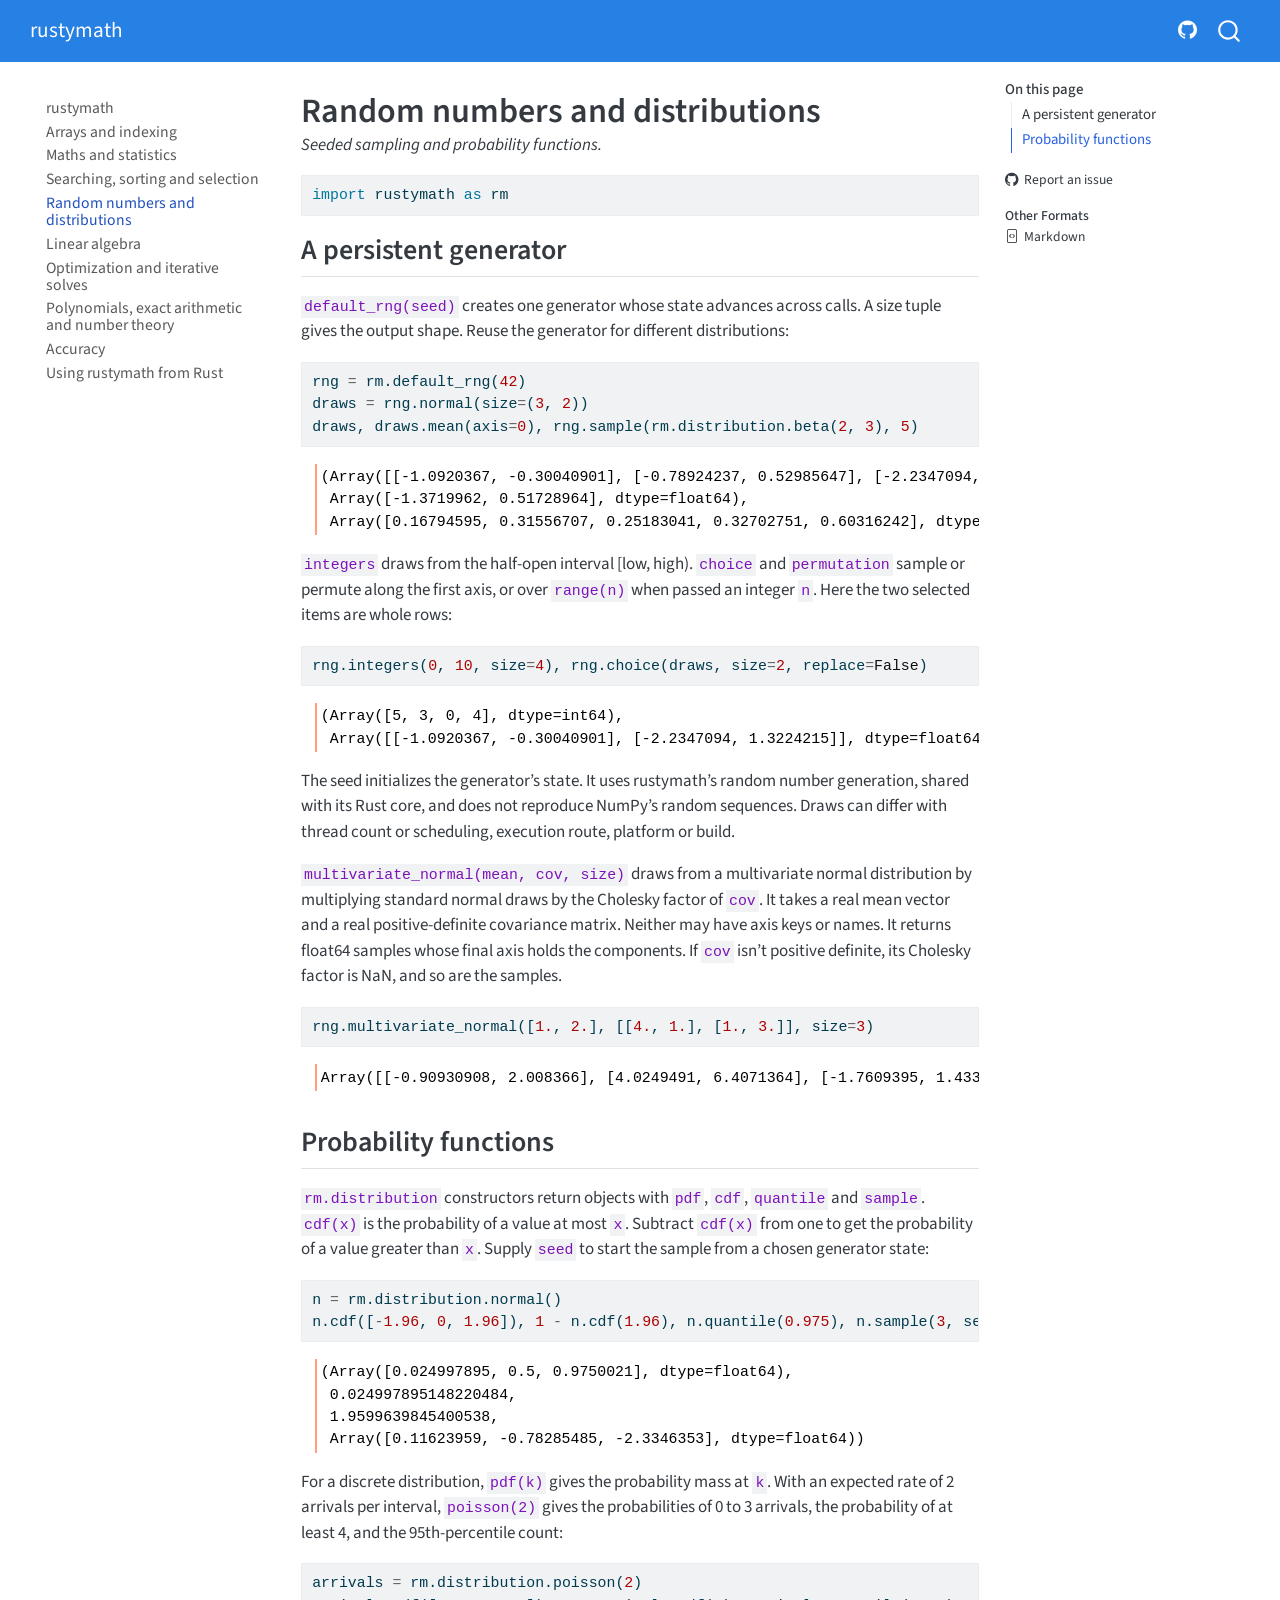
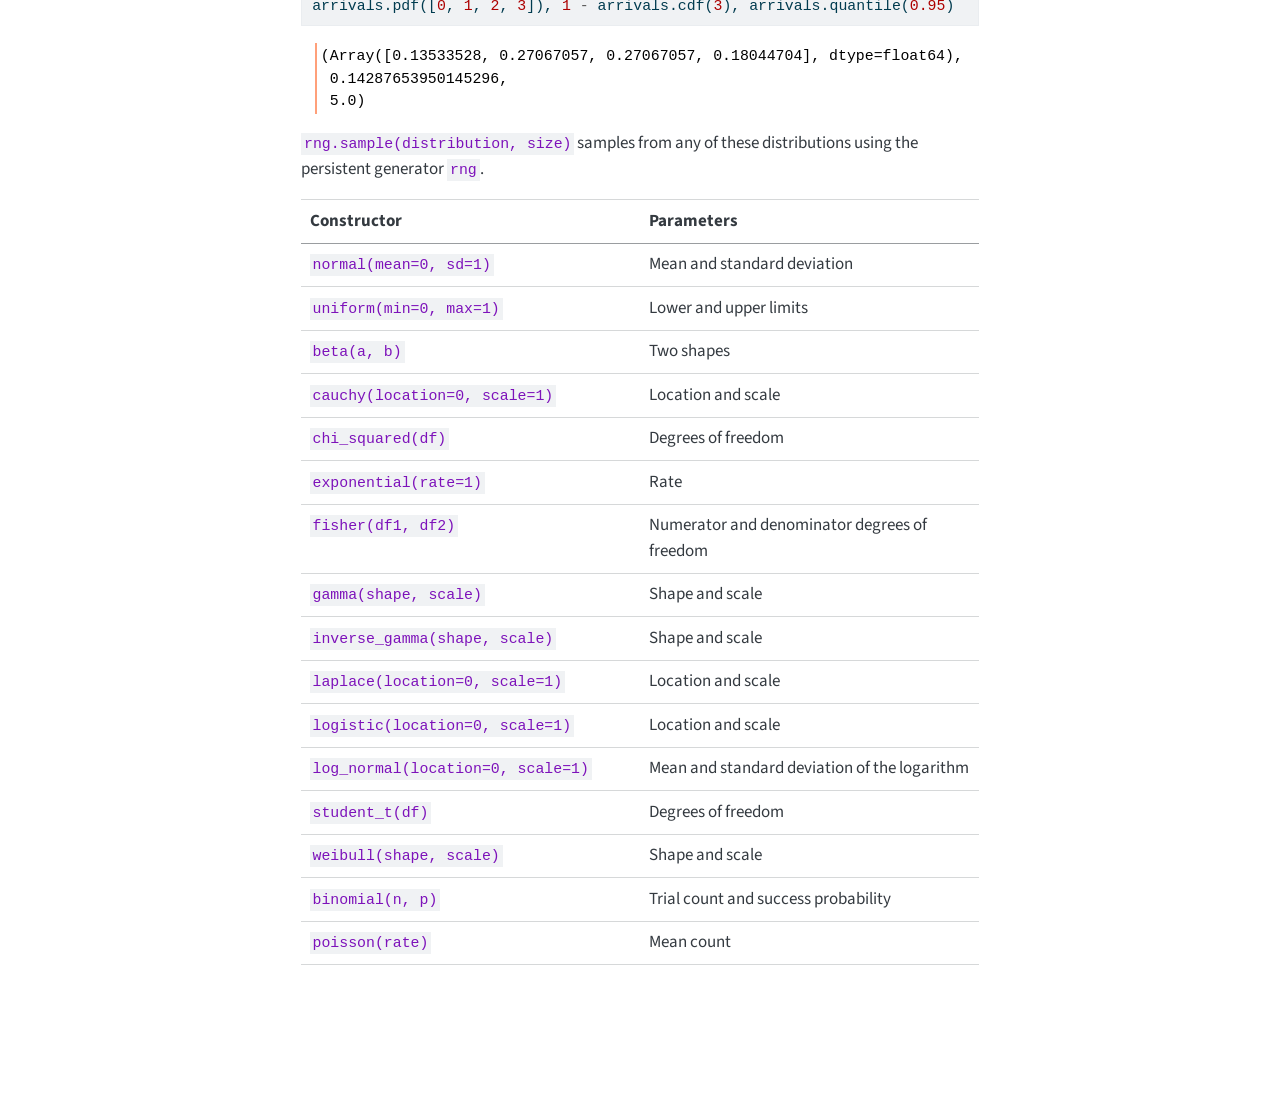
<file: random.html>
<!DOCTYPE html>
<html xmlns="http://www.w3.org/1999/xhtml" lang="en" xml:lang="en"><head>

<meta charset="utf-8">
<meta name="generator" content="quarto-1.11.9">

<meta name="viewport" content="width=device-width, initial-scale=1.0, user-scalable=yes">

<meta name="description" content="Seeded sampling and probability functions.">

<title>Random numbers and distributions – rustymath</title>
<style>
/* Default styles provided by pandoc.
** See https://pandoc.org/MANUAL.html#variables-for-html for config info.
*/
span.smallcaps{font-variant: small-caps;}
div.columns{display: flex; gap: 1.5em;}
div.column{flex: auto;}
@media screen {
div.columns{gap: min(4vw, 1.5em);}
div.column{overflow-x: auto;}
}
div.hanging-indent{margin-left: 1.5em; text-indent: -1.5em;}
ul.task-list{list-style: none;}
ul.task-list li input[type="checkbox"] {
  width: 0.8em;
  margin: 0 0.8em 0.2em -1em; /* quarto-specific, see https://github.com/quarto-dev/quarto-cli/issues/4556 */ 
  vertical-align: middle;
}
/* CSS for syntax highlighting */
html { -webkit-text-size-adjust: 100%; }
pre > code.sourceCode { white-space: pre; position: relative; }
pre > code.sourceCode > span { display: inline-block; line-height: 1.25; }
pre > code.sourceCode > span:empty { height: 1.2em; }
.sourceCode { overflow: visible; }
code.sourceCode > span { color: inherit; text-decoration: inherit; }
div.sourceCode { margin: 1em 0; }
pre.sourceCode { margin: 0; }
@media screen {
div.sourceCode { overflow: auto; }
}
@media print {
pre > code.sourceCode { white-space: pre-wrap; }
pre > code.sourceCode > span { text-indent: -5em; padding-left: 5em; }
}
pre.numberSource code
  { counter-reset: source-line 0; }
pre.numberSource code > span
  { position: relative; left: -4em; counter-increment: source-line; }
pre.numberSource code > span > a:first-child::before
  { content: counter(source-line);
    position: relative; left: -1em; text-align: right; vertical-align: baseline;
    border: none; display: inline-block;
    -webkit-touch-callout: none; -webkit-user-select: none;
    -khtml-user-select: none; -moz-user-select: none;
    -ms-user-select: none; user-select: none;
    padding: 0 4px; width: 4em;
  }
pre.numberSource { margin-left: 3em;  padding-left: 4px; }
div.sourceCode
  {   }
@media screen {
pre > code.sourceCode > span > a:first-child::before { text-decoration: underline; }
}
</style>


<script src="site_libs/quarto-nav/quarto-nav.js"></script>
<script src="site_libs/quarto-nav/headroom.min.js"></script>
<script src="site_libs/clipboard/clipboard.min.js"></script>
<script src="site_libs/quarto-search/autocomplete.umd.js"></script>
<script src="site_libs/quarto-search/fuse.min.js"></script>
<script src="site_libs/quarto-search/quarto-search.js"></script>
<meta name="quarto:offset" content="./">
<script src="site_libs/quarto-html/quarto.js" type="module"></script>
<script src="site_libs/quarto-html/tabsets/tabsets.js" type="module"></script>
<script src="site_libs/quarto-html/scrollable-regions/scrollable-regions.js" type="module"></script>
<script src="site_libs/quarto-html/popper.min.js"></script>
<script src="site_libs/quarto-html/tippy.umd.min.js"></script>
<script src="site_libs/quarto-html/anchor.min.js"></script>
<link href="site_libs/quarto-html/tippy.css" rel="stylesheet">
<link href="site_libs/quarto-html/quarto-syntax-highlighting-63b5708e65d6cd79cd7618c58d0c21e7.css" rel="stylesheet" id="quarto-text-highlighting-styles">
<script src="site_libs/bootstrap/bootstrap.min.js"></script>
<link href="site_libs/bootstrap/bootstrap-icons.css" rel="stylesheet">
<link href="site_libs/bootstrap/bootstrap-f803fa4e565d46961d2a1845e6c2e3f5.min.css" rel="stylesheet" append-hash="true" id="quarto-bootstrap" data-mode="light">
<script id="quarto-search-options" type="application/json">{
  "location": "navbar",
  "copy-button": false,
  "collapse-after": 3,
  "panel-placement": "end",
  "type": "overlay",
  "limit": 50,
  "keyboard-shortcut": [
    "f",
    "/",
    "s"
  ],
  "show-item-context": false,
  "language": {
    "search-no-results-text": "No results",
    "search-matching-documents-text": "matching documents",
    "search-copy-link-title": "Copy link to search",
    "search-hide-matches-text": "Hide additional matches",
    "search-more-match-text": "more match in this document",
    "search-more-matches-text": "more matches in this document",
    "search-clear-button-title": "Clear",
    "search-text-placeholder": "",
    "search-detached-cancel-button-title": "Cancel",
    "search-submit-button-title": "Submit",
    "search-label": "Search"
  }
}</script>


<link rel="stylesheet" href="styles.css">
<meta property="og:title" content="Random numbers and distributions – rustymath">
<meta property="og:description" content="Seeded sampling and probability functions.">
<meta property="og:site_name" content="rustymath">
<meta name="twitter:title" content="Random numbers and distributions – rustymath">
<meta name="twitter:description" content="Seeded sampling and probability functions.">
<meta name="twitter:card" content="summary">
</head>

<body class="nav-sidebar floating nav-fixed quarto-light"><a id="quarto-skip-link" class="visually-hidden-focusable" href="#quarto-document-content">Skip to main content</a>

<div id="quarto-search-results"></div>
  <header id="quarto-header" class="headroom fixed-top">
    <nav class="navbar navbar-expand-lg " data-bs-theme="dark" aria-label="Site">
      <div class="navbar-container container-fluid">
      <div class="navbar-brand-container mx-auto">
    <a class="navbar-brand" href="./index.html">
    <span class="navbar-title">rustymath</span>
    </a>
  </div>
          <button class="navbar-toggler" type="button" data-bs-toggle="collapse" data-bs-target="#navbarCollapse" aria-controls="navbarCollapse" aria-expanded="false" aria-label="Toggle navigation" onclick="if (window.quartoToggleHeadroom) { window.quartoToggleHeadroom(); }">
  <span class="navbar-toggler-icon"></span>
</button>
          <div class="collapse navbar-collapse" id="navbarCollapse">
            <ul class="navbar-nav navbar-nav-scroll ms-auto">
  <li class="nav-item compact">
    <a class="nav-link" href="https://github.com/AnswerDotAI/rustymath"> <i class="bi bi-github" role="img">
</i> 
<span class="menu-text"></span></a>
  </li>  
</ul>
          </div> <!-- /navcollapse -->
            <div class="quarto-navbar-tools">
</div>
            <div id="quarto-search" class="" title="Search"></div>
      </div> <!-- /container-fluid -->
    </nav>
  <nav class="quarto-secondary-nav" aria-label="Toolbar">
    <div class="container-fluid d-flex">
      <button type="button" class="quarto-btn-toggle btn" data-bs-toggle="collapse" role="button" data-bs-target=".quarto-sidebar-collapse-item" aria-controls="quarto-sidebar" aria-expanded="false" aria-label="Toggle sidebar navigation" onclick="if (window.quartoToggleHeadroom) { window.quartoToggleHeadroom(); }">
        <i class="bi bi-layout-text-sidebar-reverse"></i>
      </button>
        <nav class="quarto-page-breadcrumbs" aria-label="Breadcrumbs"><ol class="breadcrumb"><li class="breadcrumb-item"><a href="./random.html">Random numbers and distributions</a></li></ol></nav>
        <a class="flex-grow-1" data-bs-toggle="collapse" data-bs-target=".quarto-sidebar-collapse-item" onclick="if (window.quartoToggleHeadroom) { window.quartoToggleHeadroom(); }">      
        </a>
    </div>
  </nav>
</header>
<!-- content -->
<div id="quarto-content" class="quarto-container page-columns page-rows-contents page-layout-article page-navbar">
<!-- sidebar -->
  <nav id="quarto-sidebar" class="sidebar collapse collapse-horizontal quarto-sidebar-collapse-item sidebar-navigation floating overflow-auto" aria-label="Section">
    <div class="sidebar-menu-container"> 
    <ul class="list-unstyled mt-1">
        <li class="sidebar-item">
  <div class="sidebar-item-container"> 
  <a href="./index.html" class="sidebar-item-text sidebar-link">
 <span class="menu-text">rustymath</span></a>
  </div>
</li>
        <li class="sidebar-item">
  <div class="sidebar-item-container"> 
  <a href="./arrays.html" class="sidebar-item-text sidebar-link">
 <span class="menu-text">Arrays and indexing</span></a>
  </div>
</li>
        <li class="sidebar-item">
  <div class="sidebar-item-container"> 
  <a href="./math.html" class="sidebar-item-text sidebar-link">
 <span class="menu-text">Maths and statistics</span></a>
  </div>
</li>
        <li class="sidebar-item">
  <div class="sidebar-item-container"> 
  <a href="./search.html" class="sidebar-item-text sidebar-link">
 <span class="menu-text">Searching, sorting and selection</span></a>
  </div>
</li>
        <li class="sidebar-item">
  <div class="sidebar-item-container"> 
  <a href="./random.html" class="sidebar-item-text sidebar-link active">
 <span class="menu-text">Random numbers and distributions</span></a>
  </div>
</li>
        <li class="sidebar-item">
  <div class="sidebar-item-container"> 
  <a href="./linalg.html" class="sidebar-item-text sidebar-link">
 <span class="menu-text">Linear algebra</span></a>
  </div>
</li>
        <li class="sidebar-item">
  <div class="sidebar-item-container"> 
  <a href="./optimize.html" class="sidebar-item-text sidebar-link">
 <span class="menu-text">Optimization and iterative solves</span></a>
  </div>
</li>
        <li class="sidebar-item">
  <div class="sidebar-item-container"> 
  <a href="./exact.html" class="sidebar-item-text sidebar-link">
 <span class="menu-text">Polynomials, exact arithmetic and number theory</span></a>
  </div>
</li>
        <li class="sidebar-item">
  <div class="sidebar-item-container"> 
  <a href="./accuracy.html" class="sidebar-item-text sidebar-link">
 <span class="menu-text">Accuracy</span></a>
  </div>
</li>
        <li class="sidebar-item">
  <div class="sidebar-item-container"> 
  <a href="./rust.html" class="sidebar-item-text sidebar-link">
 <span class="menu-text">Using rustymath from Rust</span></a>
  </div>
</li>
    </ul>
    </div>
</nav>
<div id="quarto-sidebar-glass" class="quarto-sidebar-collapse-item" data-bs-toggle="collapse" data-bs-target=".quarto-sidebar-collapse-item"></div>
<!-- margin-sidebar -->
    <div id="quarto-margin-sidebar" class="sidebar margin-sidebar">
        <nav id="TOC" role="doc-toc" aria-labelledby="toc-title" class="toc-active">
    <h2 id="toc-title">On this page</h2>
   
  <ul>
  <li><a href="#a-persistent-generator" id="toc-a-persistent-generator" class="nav-link active" data-scroll-target="#a-persistent-generator">A persistent generator</a></li>
  <li><a href="#probability-functions" id="toc-probability-functions" class="nav-link" data-scroll-target="#probability-functions">Probability functions</a></li>
  </ul>
<div class="toc-actions"><ul><li><a href="https://github.com/AnswerDotAI/rustymath/issues/new" class="toc-action"><i class="bi bi-github"></i>Report an issue</a></li></ul></div><div class="quarto-alternate-formats"><h2>Other Formats</h2><ul><li><a href="random.html.md"><i class="bi bi-file-code"></i>Markdown</a></li></ul></div></nav>
    </div>
<!-- main -->
<main class="content" id="quarto-document-content" tabindex="-1">

<header id="title-block-header" class="quarto-title-block default">
<div class="quarto-title">
<h1 class="title">Random numbers and distributions</h1>
</div>

<div>
  <div class="description">
    Seeded sampling and probability functions.
  </div>
</div>


<div class="quarto-title-meta">

    
  
    
  </div>
  


</header>


<!-- WARNING: THIS FILE WAS AUTOGENERATED! DO NOT EDIT! -->
<div id="a6e08b81" class="cell">
<div class="code-copy-outer-scaffold"><div class="sourceCode cell-code" id="cb1"><pre class="sourceCode python code-with-copy"><code class="sourceCode python"><span id="cb1-1"><a href="#cb1-1" aria-hidden="true" tabindex="-1"></a><span class="im">import</span> rustymath <span class="im">as</span> rm</span></code></pre></div><button title="Copy to Clipboard" class="code-copy-button"><i class="bi"></i></button></div>
</div>
<section id="a-persistent-generator" class="level2">
<h2 class="anchored" data-anchor-id="a-persistent-generator">A persistent generator</h2>
<p><code>default_rng(seed)</code> creates one generator whose state advances across calls. A size tuple gives the output shape. Reuse the generator for different distributions:</p>
<div id="f36374ed" class="cell">
<div class="code-copy-outer-scaffold"><div class="sourceCode cell-code" id="cb2"><pre class="sourceCode python code-with-copy"><code class="sourceCode python"><span id="cb2-1"><a href="#cb2-1" aria-hidden="true" tabindex="-1"></a>rng <span class="op">=</span> rm.default_rng(<span class="dv">42</span>)</span>
<span id="cb2-2"><a href="#cb2-2" aria-hidden="true" tabindex="-1"></a>draws <span class="op">=</span> rng.normal(size<span class="op">=</span>(<span class="dv">3</span>, <span class="dv">2</span>))</span>
<span id="cb2-3"><a href="#cb2-3" aria-hidden="true" tabindex="-1"></a>draws, draws.mean(axis<span class="op">=</span><span class="dv">0</span>), rng.sample(rm.distribution.beta(<span class="dv">2</span>, <span class="dv">3</span>), <span class="dv">5</span>)</span></code></pre></div><button title="Copy to Clipboard" class="code-copy-button"><i class="bi"></i></button></div>
<div class="cell-output cell-output-display">
<pre><code>(Array([[-1.0920367, -0.30040901], [-0.78924237, 0.52985647], [-2.2347094, 1.3224215]], dtype=float64),
 Array([-1.3719962, 0.51728964], dtype=float64),
 Array([0.16794595, 0.31556707, 0.25183041, 0.32702751, 0.60316242], dtype=float64))</code></pre>
</div>
</div>
<p><code>integers</code> draws from the half-open interval [low, high). <code>choice</code> and <code>permutation</code> sample or permute along the first axis, or over <code>range(n)</code> when passed an integer <code>n</code>. Here the two selected items are whole rows:</p>
<div id="f26a5eed" class="cell">
<div class="code-copy-outer-scaffold"><div class="sourceCode cell-code" id="cb4"><pre class="sourceCode python code-with-copy"><code class="sourceCode python"><span id="cb4-1"><a href="#cb4-1" aria-hidden="true" tabindex="-1"></a>rng.integers(<span class="dv">0</span>, <span class="dv">10</span>, size<span class="op">=</span><span class="dv">4</span>), rng.choice(draws, size<span class="op">=</span><span class="dv">2</span>, replace<span class="op">=</span><span class="va">False</span>)</span></code></pre></div><button title="Copy to Clipboard" class="code-copy-button"><i class="bi"></i></button></div>
<div class="cell-output cell-output-display">
<pre><code>(Array([5, 3, 0, 4], dtype=int64),
 Array([[-1.0920367, -0.30040901], [-2.2347094, 1.3224215]], dtype=float64))</code></pre>
</div>
</div>
<p>The seed initializes the generator’s state. It uses rustymath’s random number generation, shared with its Rust core, and does not reproduce NumPy’s random sequences. Draws can differ with thread count or scheduling, execution route, platform or build.</p>
<p><code>multivariate_normal(mean, cov, size)</code> draws from a multivariate normal distribution by multiplying standard normal draws by the Cholesky factor of <code>cov</code>. It takes a real mean vector and a real positive-definite covariance matrix. Neither may have axis keys or names. It returns float64 samples whose final axis holds the components. If <code>cov</code> isn’t positive definite, its Cholesky factor is NaN, and so are the samples.</p>
<div id="41eb1e9f" class="cell">
<div class="code-copy-outer-scaffold"><div class="sourceCode cell-code" id="cb6"><pre class="sourceCode python code-with-copy"><code class="sourceCode python"><span id="cb6-1"><a href="#cb6-1" aria-hidden="true" tabindex="-1"></a>rng.multivariate_normal([<span class="fl">1.</span>, <span class="fl">2.</span>], [[<span class="fl">4.</span>, <span class="fl">1.</span>], [<span class="fl">1.</span>, <span class="fl">3.</span>]], size<span class="op">=</span><span class="dv">3</span>)</span></code></pre></div><button title="Copy to Clipboard" class="code-copy-button"><i class="bi"></i></button></div>
<div class="cell-output cell-output-display">
<pre><code>Array([[-0.90930908, 2.008366], [4.0249491, 6.4071364], [-1.7609395, 1.433404]], dtype=float64)</code></pre>
</div>
</div>
</section>
<section id="probability-functions" class="level2">
<h2 class="anchored" data-anchor-id="probability-functions">Probability functions</h2>
<p><code>rm.distribution</code> constructors return objects with <code>pdf</code>, <code>cdf</code>, <code>quantile</code> and <code>sample</code>. <code>cdf(x)</code> is the probability of a value at most <code>x</code>. Subtract <code>cdf(x)</code> from one to get the probability of a value greater than <code>x</code>. Supply <code>seed</code> to start the sample from a chosen generator state:</p>
<div id="b1cd8378" class="cell">
<div class="code-copy-outer-scaffold"><div class="sourceCode cell-code" id="cb8"><pre class="sourceCode python code-with-copy"><code class="sourceCode python"><span id="cb8-1"><a href="#cb8-1" aria-hidden="true" tabindex="-1"></a>n <span class="op">=</span> rm.distribution.normal()</span>
<span id="cb8-2"><a href="#cb8-2" aria-hidden="true" tabindex="-1"></a>n.cdf([<span class="op">-</span><span class="fl">1.96</span>, <span class="dv">0</span>, <span class="fl">1.96</span>]), <span class="dv">1</span> <span class="op">-</span> n.cdf(<span class="fl">1.96</span>), n.quantile(<span class="fl">0.975</span>), n.sample(<span class="dv">3</span>, seed<span class="op">=</span><span class="dv">0</span>)</span></code></pre></div><button title="Copy to Clipboard" class="code-copy-button"><i class="bi"></i></button></div>
<div class="cell-output cell-output-display">
<pre><code>(Array([0.024997895, 0.5, 0.9750021], dtype=float64),
 0.024997895148220484,
 1.9599639845400538,
 Array([0.11623959, -0.78285485, -2.3346353], dtype=float64))</code></pre>
</div>
</div>
<p>For a discrete distribution, <code>pdf(k)</code> gives the probability mass at <code>k</code>. With an expected rate of 2 arrivals per interval, <code>poisson(2)</code> gives the probabilities of 0 to 3 arrivals, the probability of at least 4, and the 95th-percentile count:</p>
<div id="a2b626cb" class="cell">
<div class="code-copy-outer-scaffold"><div class="sourceCode cell-code" id="cb10"><pre class="sourceCode python code-with-copy"><code class="sourceCode python"><span id="cb10-1"><a href="#cb10-1" aria-hidden="true" tabindex="-1"></a>arrivals <span class="op">=</span> rm.distribution.poisson(<span class="dv">2</span>)</span>
<span id="cb10-2"><a href="#cb10-2" aria-hidden="true" tabindex="-1"></a>arrivals.pdf([<span class="dv">0</span>, <span class="dv">1</span>, <span class="dv">2</span>, <span class="dv">3</span>]), <span class="dv">1</span> <span class="op">-</span> arrivals.cdf(<span class="dv">3</span>), arrivals.quantile(<span class="fl">0.95</span>)</span></code></pre></div><button title="Copy to Clipboard" class="code-copy-button"><i class="bi"></i></button></div>
<div class="cell-output cell-output-display">
<pre><code>(Array([0.13533528, 0.27067057, 0.27067057, 0.18044704], dtype=float64),
 0.14287653950145296,
 5.0)</code></pre>
</div>
</div>
<p><code>rng.sample(distribution, size)</code> samples from any of these distributions using the persistent generator <code>rng</code>.</p>
<table class="caption-top table">
<colgroup>
<col style="width: 50%">
<col style="width: 50%">
</colgroup>
<thead>
<tr class="header">
<th>Constructor</th>
<th>Parameters</th>
</tr>
</thead>
<tbody>
<tr class="odd">
<td><code>normal(mean=0, sd=1)</code></td>
<td>Mean and standard deviation</td>
</tr>
<tr class="even">
<td><code>uniform(min=0, max=1)</code></td>
<td>Lower and upper limits</td>
</tr>
<tr class="odd">
<td><code>beta(a, b)</code></td>
<td>Two shapes</td>
</tr>
<tr class="even">
<td><code>cauchy(location=0, scale=1)</code></td>
<td>Location and scale</td>
</tr>
<tr class="odd">
<td><code>chi_squared(df)</code></td>
<td>Degrees of freedom</td>
</tr>
<tr class="even">
<td><code>exponential(rate=1)</code></td>
<td>Rate</td>
</tr>
<tr class="odd">
<td><code>fisher(df1, df2)</code></td>
<td>Numerator and denominator degrees of freedom</td>
</tr>
<tr class="even">
<td><code>gamma(shape, scale)</code></td>
<td>Shape and scale</td>
</tr>
<tr class="odd">
<td><code>inverse_gamma(shape, scale)</code></td>
<td>Shape and scale</td>
</tr>
<tr class="even">
<td><code>laplace(location=0, scale=1)</code></td>
<td>Location and scale</td>
</tr>
<tr class="odd">
<td><code>logistic(location=0, scale=1)</code></td>
<td>Location and scale</td>
</tr>
<tr class="even">
<td><code>log_normal(location=0, scale=1)</code></td>
<td>Mean and standard deviation of the logarithm</td>
</tr>
<tr class="odd">
<td><code>student_t(df)</code></td>
<td>Degrees of freedom</td>
</tr>
<tr class="even">
<td><code>weibull(shape, scale)</code></td>
<td>Shape and scale</td>
</tr>
<tr class="odd">
<td><code>binomial(n, p)</code></td>
<td>Trial count and success probability</td>
</tr>
<tr class="even">
<td><code>poisson(rate)</code></td>
<td>Mean count</td>
</tr>
</tbody>
</table>


</section>

</main> <!-- /main -->
<script id="quarto-html-after-body" type="application/javascript">
  window.document.addEventListener("DOMContentLoaded", function (event) {
    const icon = "";
    const anchorJS = new window.AnchorJS();
    anchorJS.options = {
      placement: 'right',
      icon: icon
    };
    anchorJS.add('.anchored');
    const isCodeAnnotation = (el) => {
      for (const clz of el.classList) {
        if (clz.startsWith('code-annotation-')) {                     
          return true;
        }
      }
      return false;
    }
    const onCopySuccess = function(e) {
      // button target
      const button = e.trigger;
      // don't keep focus
      button.blur();
      // flash "checked"
      button.classList.add('code-copy-button-checked');
      var currentTitle = button.getAttribute("title");
      button.setAttribute("title", "Copied!");
      let tooltip;
      if (window.bootstrap) {
        button.setAttribute("data-bs-toggle", "tooltip");
        button.setAttribute("data-bs-placement", "left");
        button.setAttribute("data-bs-title", "Copied!");
        tooltip = new bootstrap.Tooltip(button, 
          { trigger: "manual", 
            customClass: "code-copy-button-tooltip",
            offset: [0, -8]});
        tooltip.show();    
      }
      setTimeout(function() {
        if (tooltip) {
          tooltip.hide();
          button.removeAttribute("data-bs-title");
          button.removeAttribute("data-bs-toggle");
          button.removeAttribute("data-bs-placement");
        }
        button.setAttribute("title", currentTitle);
        button.classList.remove('code-copy-button-checked');
      }, 1000);
      // clear code selection
      e.clearSelection();
    }
    const getTextToCopy = function(trigger) {
      const outerScaffold = trigger.parentElement.cloneNode(true);
      const codeEl = outerScaffold.querySelector('code');
      for (const childEl of codeEl.children) {
        if (isCodeAnnotation(childEl)) {
          childEl.remove();
        }
      }
      return codeEl.innerText;
    }
    const clipboard = new window.ClipboardJS('.code-copy-button:not([data-in-quarto-modal])', {
      text: getTextToCopy
    });
    clipboard.on('success', onCopySuccess);
    if (window.document.getElementById('quarto-embedded-source-code-modal')) {
      const clipboardModal = new window.ClipboardJS('.code-copy-button[data-in-quarto-modal]', {
        text: getTextToCopy,
        container: window.document.getElementById('quarto-embedded-source-code-modal')
      });
      clipboardModal.on('success', onCopySuccess);
    }
      var localhostRegex = new RegExp(/^(?:http|https):\/\/localhost\:?[0-9]*\//);
      var mailtoRegex = new RegExp(/^mailto:/);
        var filterRegex = new RegExp("https:\/\/answerdotai\.github\.io\/rustymath");
      var isInternal = (href) => {
          return filterRegex.test(href) || localhostRegex.test(href) || mailtoRegex.test(href);
      }
      // Inspect non-navigation links and adorn them if external
      window.quartoDecorateExternalLinks = function (root) {
     var links = (root || window.document).querySelectorAll('a[href]:not(.nav-link):not(.navbar-brand):not(.toc-action):not(.sidebar-link):not(.sidebar-item-toggle):not(.pagination-link):not(.no-external):not([aria-hidden]):not(.dropdown-item):not(.quarto-navigation-tool):not(.about-link)');
      for (var i=0; i<links.length; i++) {
        const link = links[i];
        if (!isInternal(link.href)) {
          // undo the damage that might have been done by quarto-nav.js in the case of
          // links that we want to consider external
          if (link.dataset.originalHref !== undefined) {
            link.href = link.dataset.originalHref;
          }
          if (!link.classList.contains('no-external-icon')) {
          }
        }
      }
      };
      window.quartoDecorateExternalLinks(window.document);
    // Esc closes the popup (WCAG 1.4.13) and focus leaving both trigger and
    // popup closes it (WCAG 2.4.11); tippy handles neither for interactive popups.
    const hideOnEscAndFocusOut = {
      name: 'hideOnEscAndFocusOut',
      defaultValue: true,
      fn(instance) {
        const dismiss = () => {
          // A show scheduled by the trigger delay would otherwise reopen it
          instance.clearDelayTimeouts();
          instance.hide();
        };
        const onKeyDown = (event) => {
          if (event.key !== 'Escape') {
            return;
          }
          // Keep Esc from also reaching page handlers (e.g. reveal.js overview),
          // except an open reveal.js slide menu, which Esc should close too.
          // The menu handles keys only when its keyboard option is on.
          const menuHandlesEsc = window.Reveal?.getPlugin?.('menu')?.isOpen() &&
            window.Reveal.getConfig().menu?.keyboard !== false;
          if (!menuHandlesEsc) {
            event.stopPropagation();
          }
          if (instance.popper.contains(window.document.activeElement)) {
            // Disabled while refocusing so the focus trigger does not reopen it
            instance.disable();
            instance.reference.focus();
            instance.enable();
          }
          dismiss();
        };
        const onFocusOut = (event) => {
          const target = event.relatedTarget;
          if (target && !instance.reference.contains(target) &&
              !instance.popper.contains(target)) {
            dismiss();
          }
        };
        // On the trigger too: a click trigger (code-annotations: select) has no
        // blur handling. Attached for the instance's lifetime so leaving the
        // trigger also cancels a show still pending on the trigger delay.
        instance.reference.addEventListener('focusout', onFocusOut);
        return {
          onShow() {
            window.document.addEventListener('keydown', onKeyDown, true);
            instance.popper.addEventListener('focusout', onFocusOut);
          },
          onHide() {
            window.document.removeEventListener('keydown', onKeyDown, true);
            instance.popper.removeEventListener('focusout', onFocusOut);
          },
          onDestroy() {
            instance.reference.removeEventListener('focusout', onFocusOut);
          },
        };
      },
    };
    function tippyHover(el, contentFn, onTriggerFn, onUntriggerFn) {
      const config = {
        allowHTML: true,
        maxWidth: 500,
        delay: 100,
        arrow: false,
        appendTo: function(el) {
            return el.parentElement;
        },
        interactive: true,
        interactiveBorder: 10,
        theme: 'quarto',
        placement: 'bottom-start',
        plugins: [hideOnEscAndFocusOut],
      };
      if (contentFn) {
        config.content = contentFn;
      }
      if (onTriggerFn) {
        config.onTrigger = onTriggerFn;
      }
      if (onUntriggerFn) {
        config.onUntrigger = onUntriggerFn;
      }
      window.tippy(el, config); 
    }
    const noterefs = window.document.querySelectorAll('a[role="doc-noteref"]');
    for (var i=0; i<noterefs.length; i++) {
      const ref = noterefs[i];
      tippyHover(ref, function() {
        // use id or data attribute instead here
        let href = ref.getAttribute('data-footnote-href') || ref.getAttribute('href');
        try { href = new URL(href).hash; } catch {}
        const id = href.replace(/^#\/?/, "");
        const note = window.document.getElementById(id);
        if (note) {
          return note.innerHTML;
        } else {
          return "";
        }
      });
    }
    const xrefs = window.document.querySelectorAll('a.quarto-xref');
    const processXRef = (id, note) => {
      // Strip column container classes
      const stripColumnClz = (el) => {
        el.classList.remove("page-full", "page-columns");
        if (el.children) {
          for (const child of el.children) {
            stripColumnClz(child);
          }
        }
      }
      stripColumnClz(note)
      if (id === null || id.startsWith('sec-')) {
        // Special case sections, only their first couple elements
        const container = document.createElement("div");
        if (note.children && note.children.length > 2) {
          container.appendChild(note.children[0].cloneNode(true));
          for (let i = 1; i < note.children.length; i++) {
            const child = note.children[i];
            if (child.tagName === "P" && child.innerText === "") {
              continue;
            } else {
              container.appendChild(child.cloneNode(true));
              break;
            }
          }
          if (window.Quarto?.typesetMath) {
            window.Quarto.typesetMath(container);
          }
          return container.innerHTML
        } else {
          if (window.Quarto?.typesetMath) {
            window.Quarto.typesetMath(note);
          }
          return note.innerHTML;
        }
      } else {
        // Remove any anchor links if they are present
        const anchorLink = note.querySelector('a.anchorjs-link');
        if (anchorLink) {
          anchorLink.remove();
        }
        if (window.Quarto?.typesetMath) {
          window.Quarto.typesetMath(note);
        }
        if (note.classList.contains("callout")) {
          return note.outerHTML;
        } else {
          return note.innerHTML;
        }
      }
    }
    for (var i=0; i<xrefs.length; i++) {
      const xref = xrefs[i];
      tippyHover(xref, undefined, function(instance) {
        instance.disable();
        let url = xref.getAttribute('href');
        let hash = undefined; 
        if (url.startsWith('#')) {
          hash = url;
        } else {
          try { hash = new URL(url).hash; } catch {}
        }
        if (hash) {
          const id = hash.replace(/^#\/?/, "");
          const note = window.document.getElementById(id);
          if (note !== null) {
            try {
              const html = processXRef(id, note.cloneNode(true));
              instance.setContent(html);
            } finally {
              instance.enable();
              instance.show();
            }
          } else {
            // See if we can fetch this
            fetch(url.split('#')[0])
            .then(res => res.text())
            .then(html => {
              const parser = new DOMParser();
              const htmlDoc = parser.parseFromString(html, "text/html");
              const note = htmlDoc.getElementById(id);
              if (note !== null) {
                const html = processXRef(id, note);
                instance.setContent(html);
              } 
            }).finally(() => {
              instance.enable();
              instance.show();
            });
          }
        } else {
          // See if we can fetch a full url (with no hash to target)
          // This is a special case and we should probably do some content thinning / targeting
          fetch(url)
          .then(res => res.text())
          .then(html => {
            const parser = new DOMParser();
            const htmlDoc = parser.parseFromString(html, "text/html");
            const note = htmlDoc.querySelector('main.content');
            if (note !== null) {
              // This should only happen for chapter cross references
              // (since there is no id in the URL)
              // remove the first header
              if (note.children.length > 0 && note.children[0].tagName === "HEADER") {
                note.children[0].remove();
              }
              const html = processXRef(null, note);
              instance.setContent(html);
            } 
          }).finally(() => {
            instance.enable();
            instance.show();
          });
        }
      }, function(instance) {
      });
    }
        let selectedAnnoteEl;
        const selectorForAnnotation = ( cell, annotation) => {
          let cellAttr = 'data-code-cell="' + cell + '"';
          let lineAttr = 'data-code-annotation="' +  annotation + '"';
          const selector = 'span[' + cellAttr + '][' + lineAttr + ']';
          return selector;
        }
        const selectCodeLines = (annoteEl) => {
          const doc = window.document;
          const targetCell = annoteEl.getAttribute("data-target-cell");
          const targetAnnotation = annoteEl.getAttribute("data-target-annotation");
          const annoteSpan = window.document.querySelector(selectorForAnnotation(targetCell, targetAnnotation));
          const lines = annoteSpan.getAttribute("data-code-lines").split(",");
          const lineIds = lines.map((line) => {
            return targetCell + "-" + line;
          })
          // Each band is positioned against its own containing block, which is
          // not the offsetParent of the lines, so place it from client rects.
          const placeBand = (band, firstEl, lastEl, codeBlock) => {
            const container = band.offsetParent;
            if (container === null) {
              return;
            }
            const containerRect = container.getBoundingClientRect();
            // Reveal.js scales slides with a transform, so convert client
            // pixels back to the CSS pixels of the container.
            const scale = containerRect.height / container.offsetHeight || 1;
            const firstRect = firstEl.getBoundingClientRect();
            const lastRect = lastEl.getBoundingClientRect();
            const top = (firstRect.top - containerRect.top) / scale - container.clientTop + container.scrollTop;
            const height = (lastRect.bottom - firstRect.top) / scale;
            band.style.top = top - 2 + "px";
            band.style.height = height + 4 + "px";
            if (codeBlock) {
              // Without the copy button wrapper, the containing block is wider
              // than the code block, so span the code block explicitly.
              const blockRect = codeBlock.getBoundingClientRect();
              band.style.left = (blockRect.left - containerRect.left) / scale - container.clientLeft + container.scrollLeft + "px";
              band.style.width = blockRect.width / scale + "px";
            }
          };
          if (lineIds.length > 0) {
            const el = window.document.getElementById(lineIds[0]);
            const lastEl = window.document.getElementById(lineIds[lineIds.length - 1]);
            const parent = el.parentElement.parentElement;
            // cook up a div (if necessary) and position it
            let div = window.document.getElementById("code-annotation-line-highlight");
            if (div === null) {
              div = window.document.createElement("div");
              div.setAttribute("id", "code-annotation-line-highlight");
              div.style.position = 'absolute';
              parent.appendChild(div);
            }
            placeBand(div, el, lastEl, parent.closest("div.sourceCode") || parent);
            let gutterDiv = window.document.getElementById("code-annotation-line-highlight-gutter");
            if (gutterDiv === null) {
              gutterDiv = window.document.createElement("div");
              gutterDiv.setAttribute("id", "code-annotation-line-highlight-gutter");
              gutterDiv.style.position = 'absolute';
              const codeCell = window.document.getElementById(targetCell);
              const gutter = codeCell.querySelector('.code-annotation-gutter');
              gutter.appendChild(gutterDiv);
            }
            placeBand(gutterDiv, el, lastEl);
            selectedAnnoteEl = annoteEl;
          }
        };
        const unselectCodeLines = () => {
          const elementsIds = ["code-annotation-line-highlight", "code-annotation-line-highlight-gutter"];
          elementsIds.forEach((elId) => {
            const div = window.document.getElementById(elId);
            if (div) {
              div.remove();
            }
          });
          selectedAnnoteEl = undefined;
        };
          // Handle positioning of the toggle
      window.addEventListener(
        "resize",
        throttle(() => {
          elRect = undefined;
          if (selectedAnnoteEl) {
            selectCodeLines(selectedAnnoteEl);
          }
        }, 10)
      );
      function throttle(fn, ms) {
      let throttle = false;
      let timer;
        return (...args) => {
          if(!throttle) { // first call gets through
              fn.apply(this, args);
              throttle = true;
          } else { // all the others get throttled
              if(timer) clearTimeout(timer); // cancel #2
              timer = setTimeout(() => {
                fn.apply(this, args);
                timer = throttle = false;
              }, ms);
          }
        };
      }
        // Attach click handler to the DT
        const annoteDls = window.document.querySelectorAll('dt[data-target-cell]');
        for (const annoteDlNode of annoteDls) {
          annoteDlNode.addEventListener('click', (event) => {
            const clickedEl = event.target;
            if (clickedEl !== selectedAnnoteEl) {
              unselectCodeLines();
              const activeEl = window.document.querySelector('dt[data-target-cell].code-annotation-active');
              if (activeEl) {
                activeEl.classList.remove('code-annotation-active');
              }
              selectCodeLines(clickedEl);
              clickedEl.classList.add('code-annotation-active');
            } else {
              // Unselect the line
              unselectCodeLines();
              clickedEl.classList.remove('code-annotation-active');
            }
          });
        }
    const findCites = (el) => {
      const parentEl = el.parentElement;
      if (parentEl) {
        const cites = parentEl.dataset.cites;
        if (cites) {
          return {
            el,
            cites: cites.split(' ')
          };
        } else {
          return findCites(el.parentElement)
        }
      } else {
        return undefined;
      }
    };
    var bibliorefs = window.document.querySelectorAll('a[role="doc-biblioref"]');
    for (var i=0; i<bibliorefs.length; i++) {
      const ref = bibliorefs[i];
      const citeInfo = findCites(ref);
      if (citeInfo) {
        tippyHover(citeInfo.el, function() {
          var popup = window.document.createElement('div');
          citeInfo.cites.forEach(function(cite) {
            var citeDiv = window.document.createElement('div');
            citeDiv.classList.add('hanging-indent');
            citeDiv.classList.add('csl-entry');
            var biblioDiv = window.document.getElementById('ref-' + cite);
            if (biblioDiv) {
              citeDiv.innerHTML = biblioDiv.innerHTML;
            }
            popup.appendChild(citeDiv);
          });
          return popup.innerHTML;
        });
      }
    }
  });
  </script>
  <script type="application/javascript">
  window.quartoScrollableRegionsLabels = {"code":"Scrollable code","output":"Scrollable output"};
  </script>
</div> <!-- /content -->




<footer class="footer"><div class="nav-footer"><div class="nav-footer-center"><div class="toc-actions d-sm-block d-md-none"><ul><li><a href="https://github.com/AnswerDotAI/rustymath/issues/new" class="toc-action"><i class="bi bi-github"></i>Report an issue</a></li></ul></div></div></div></footer></body></html>
</file>
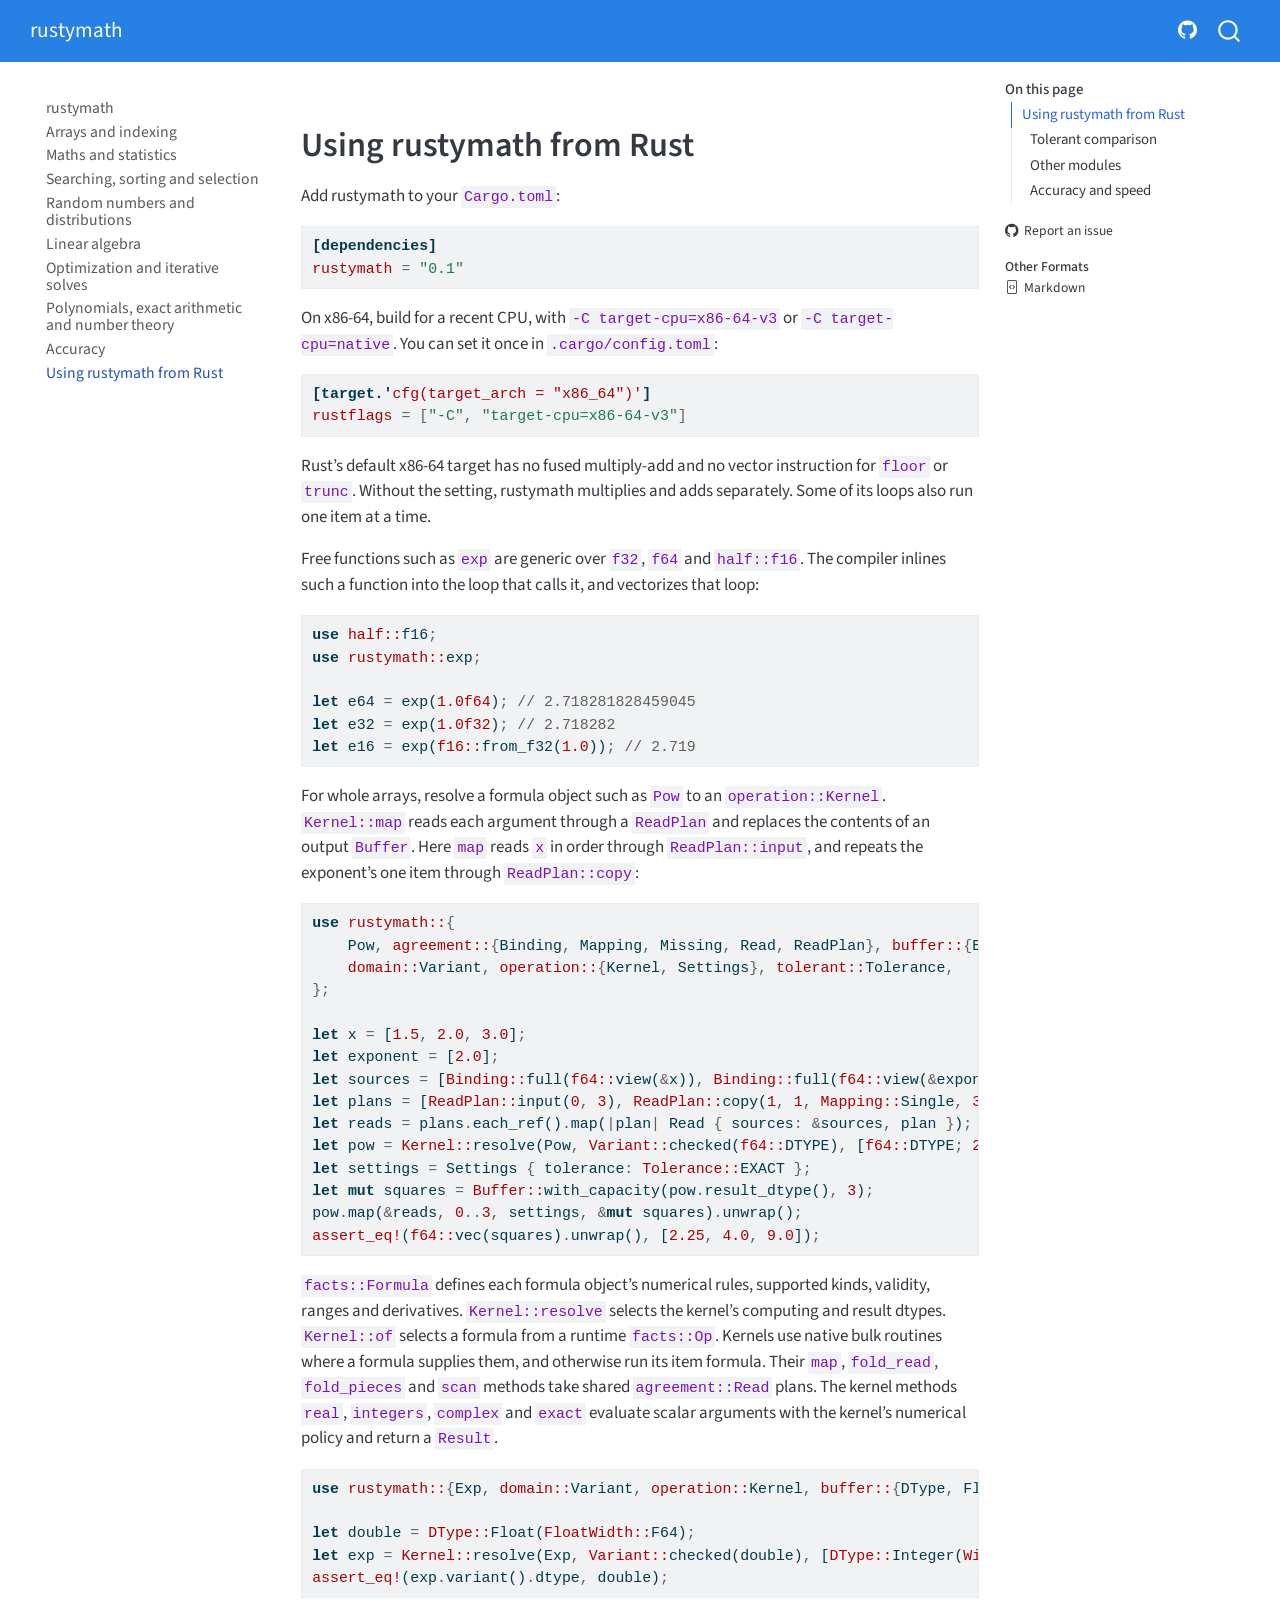
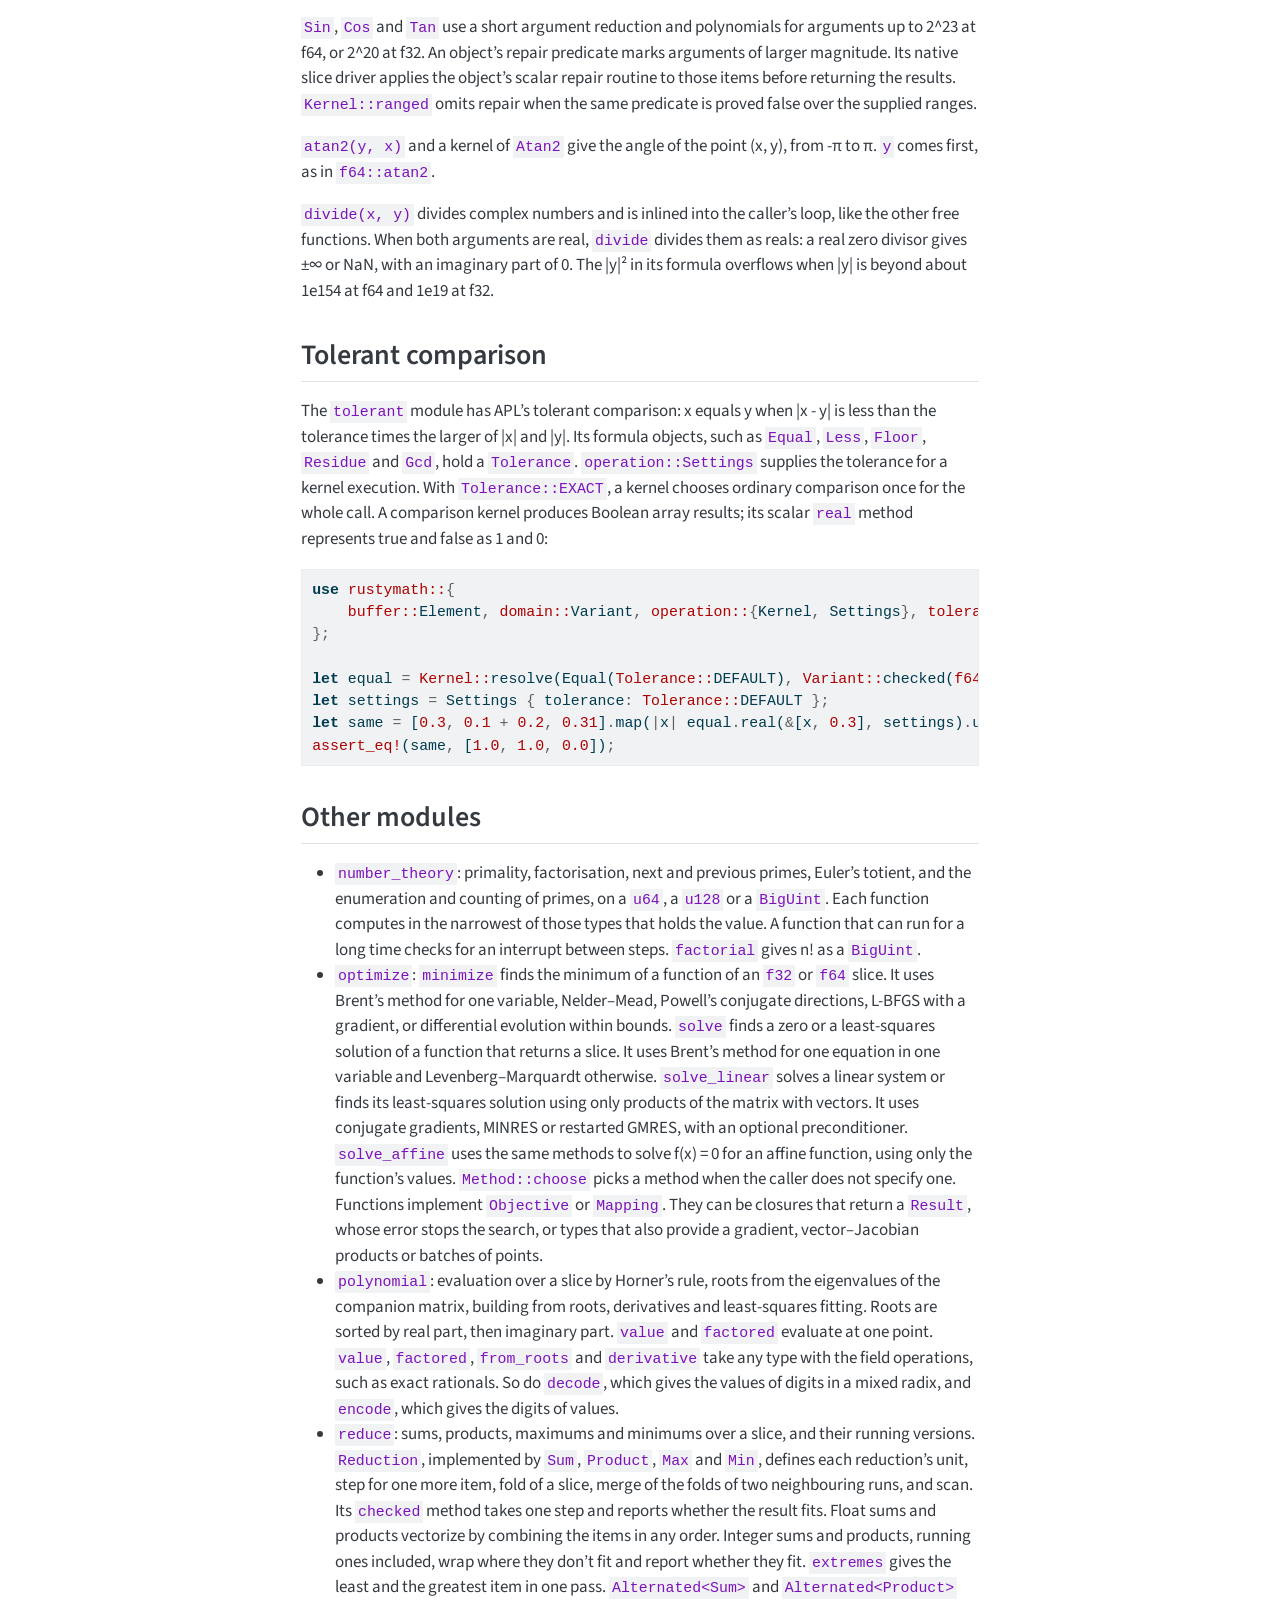
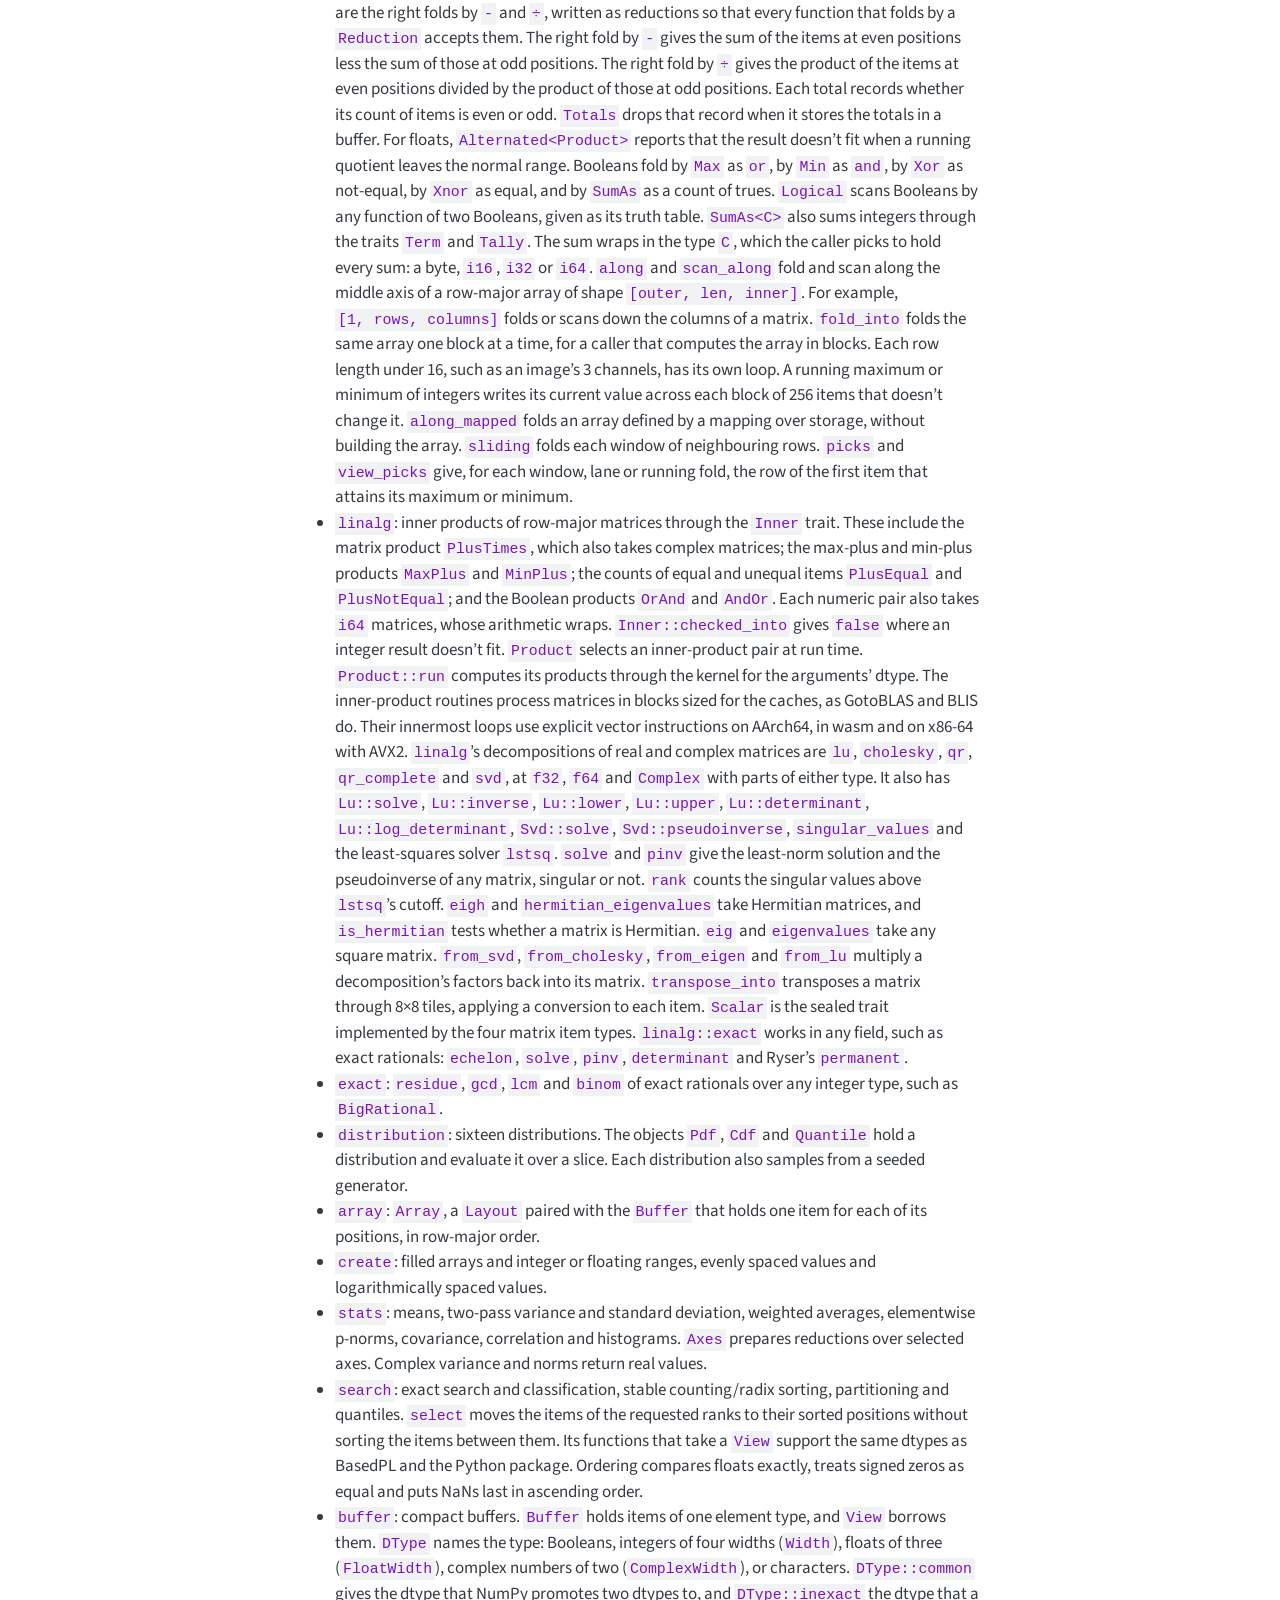
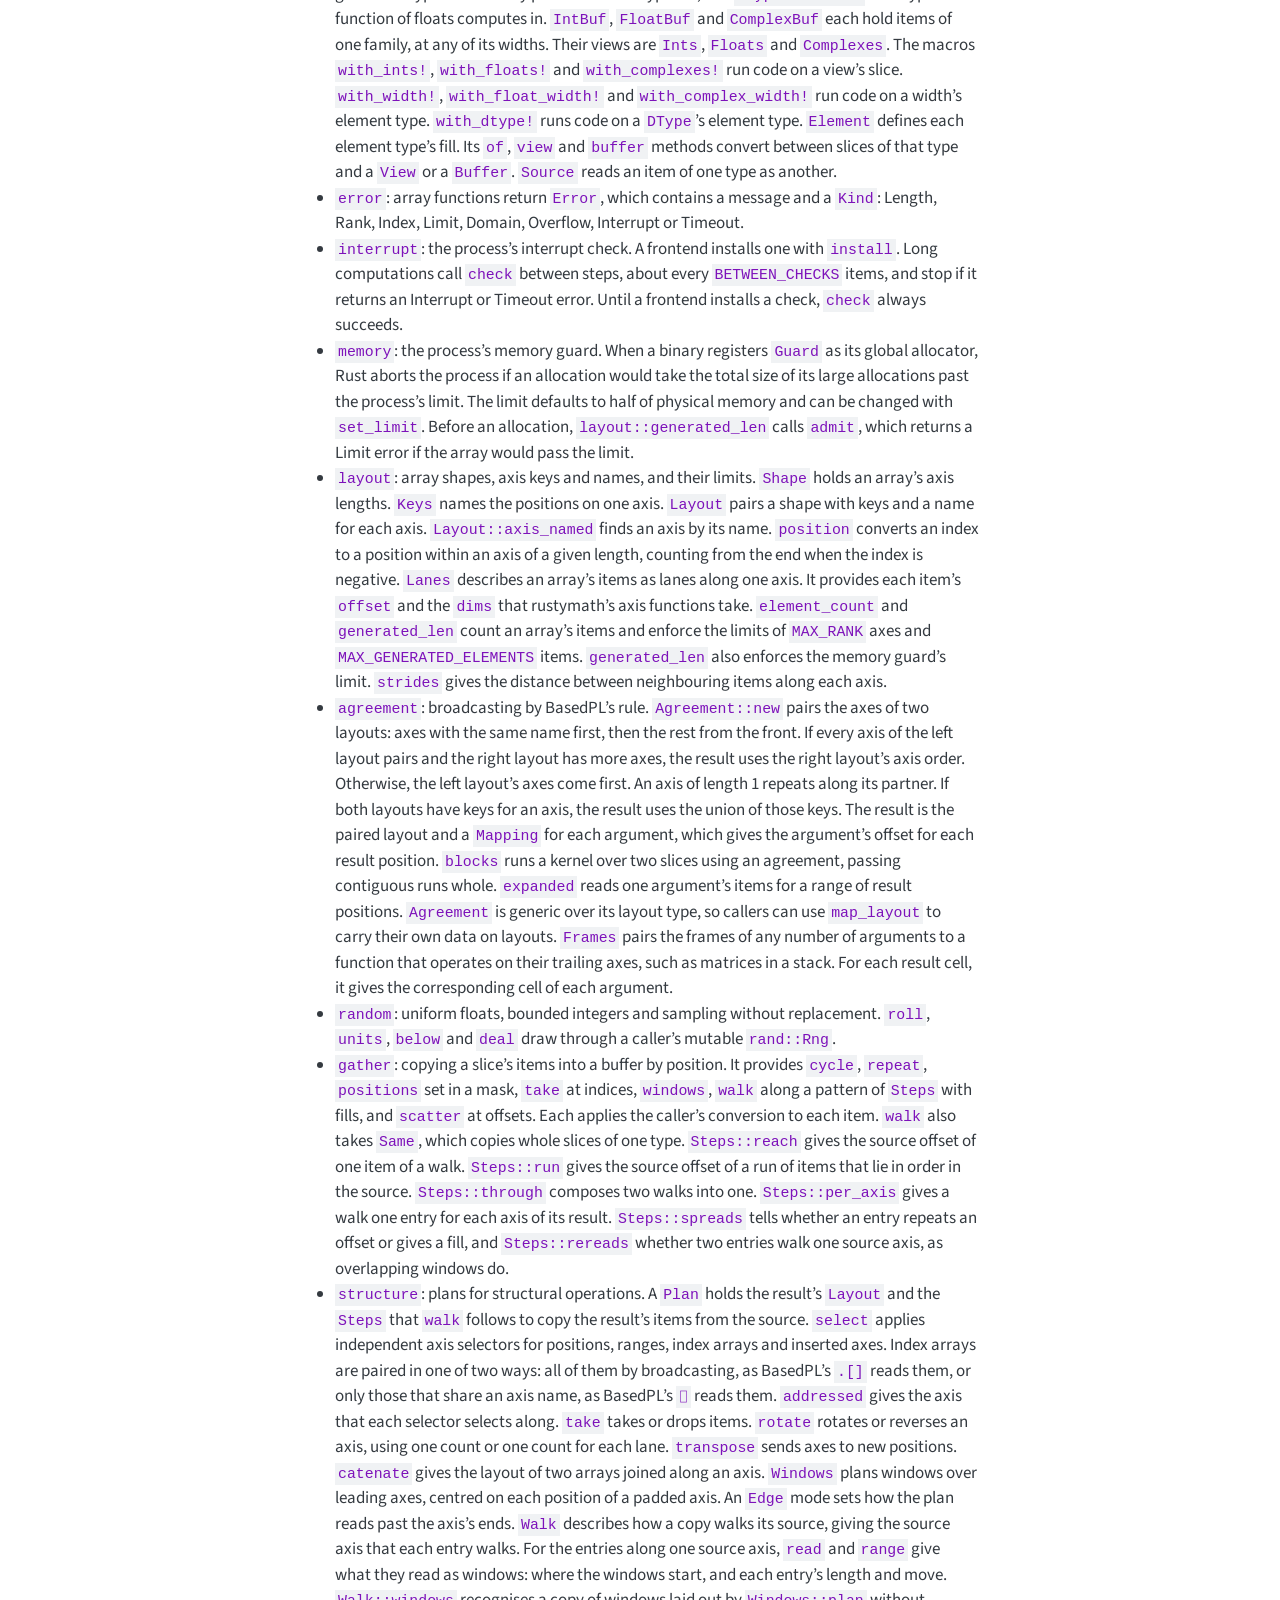
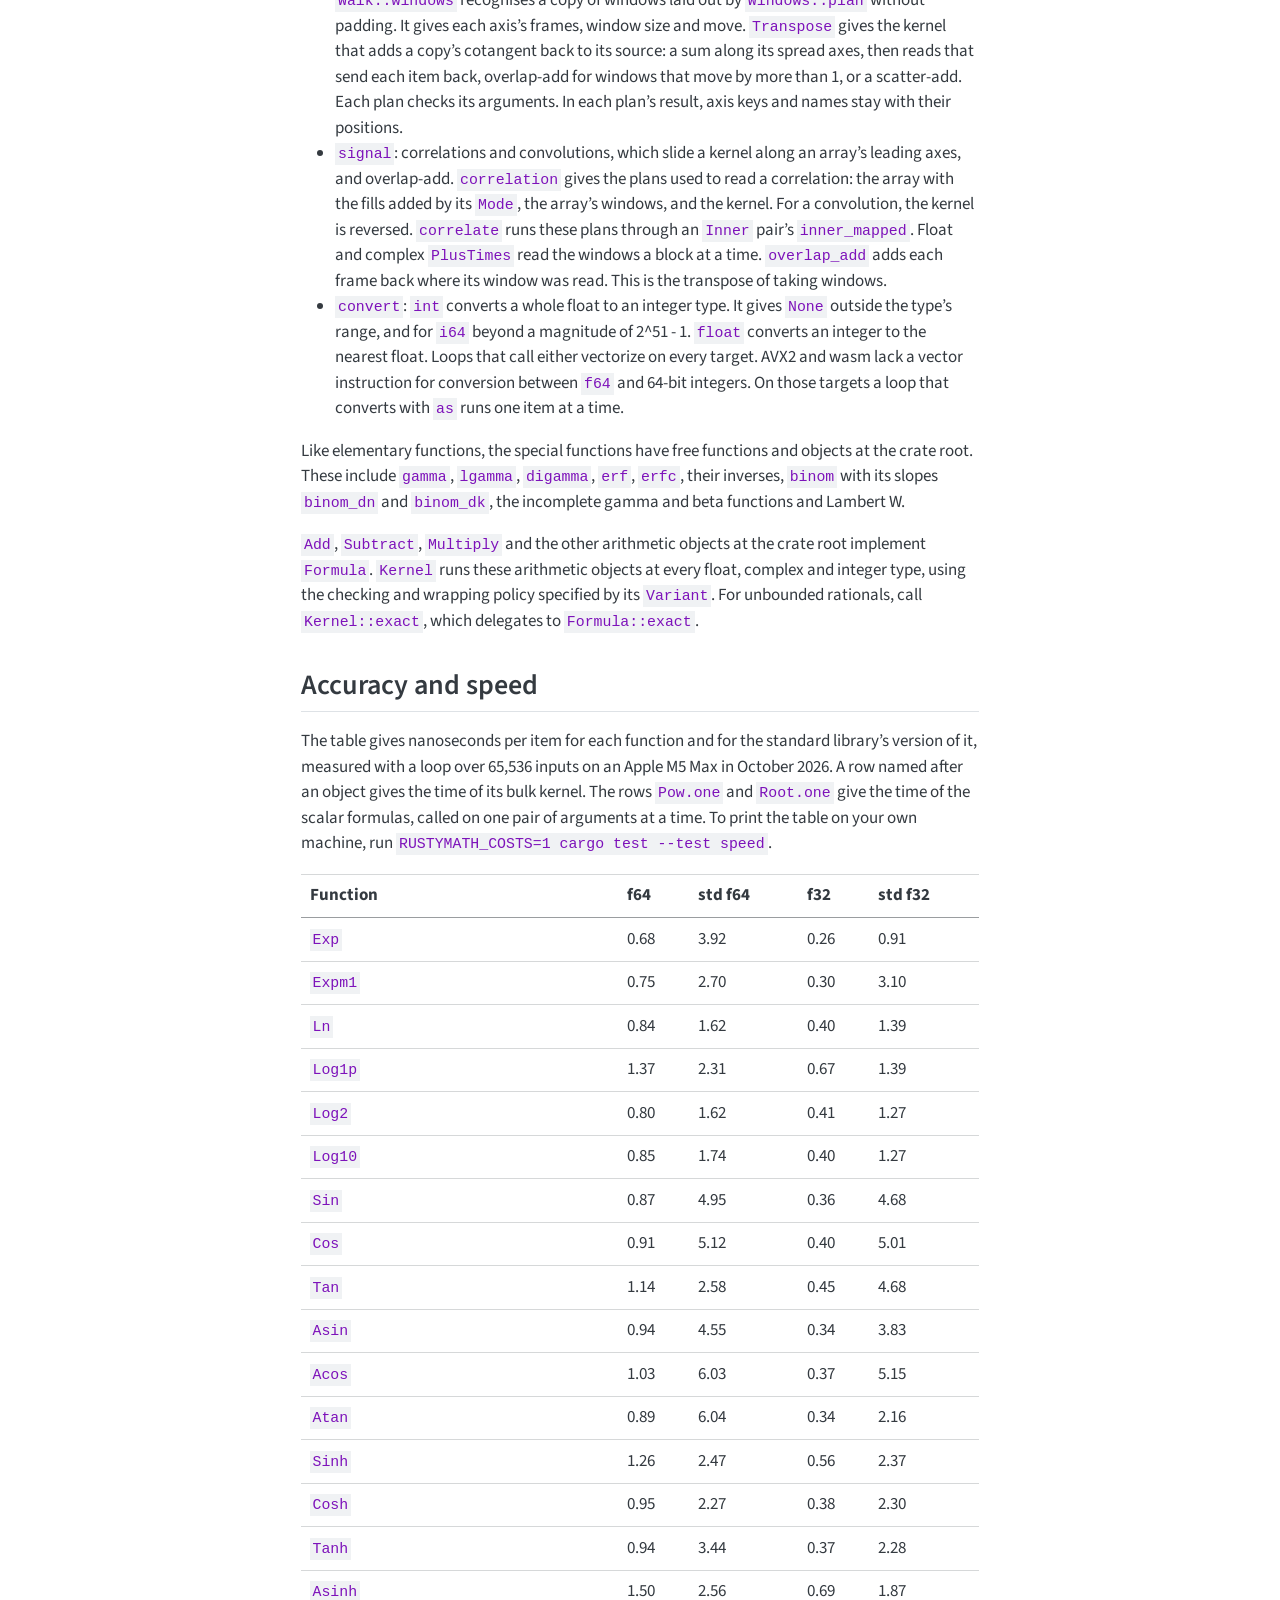
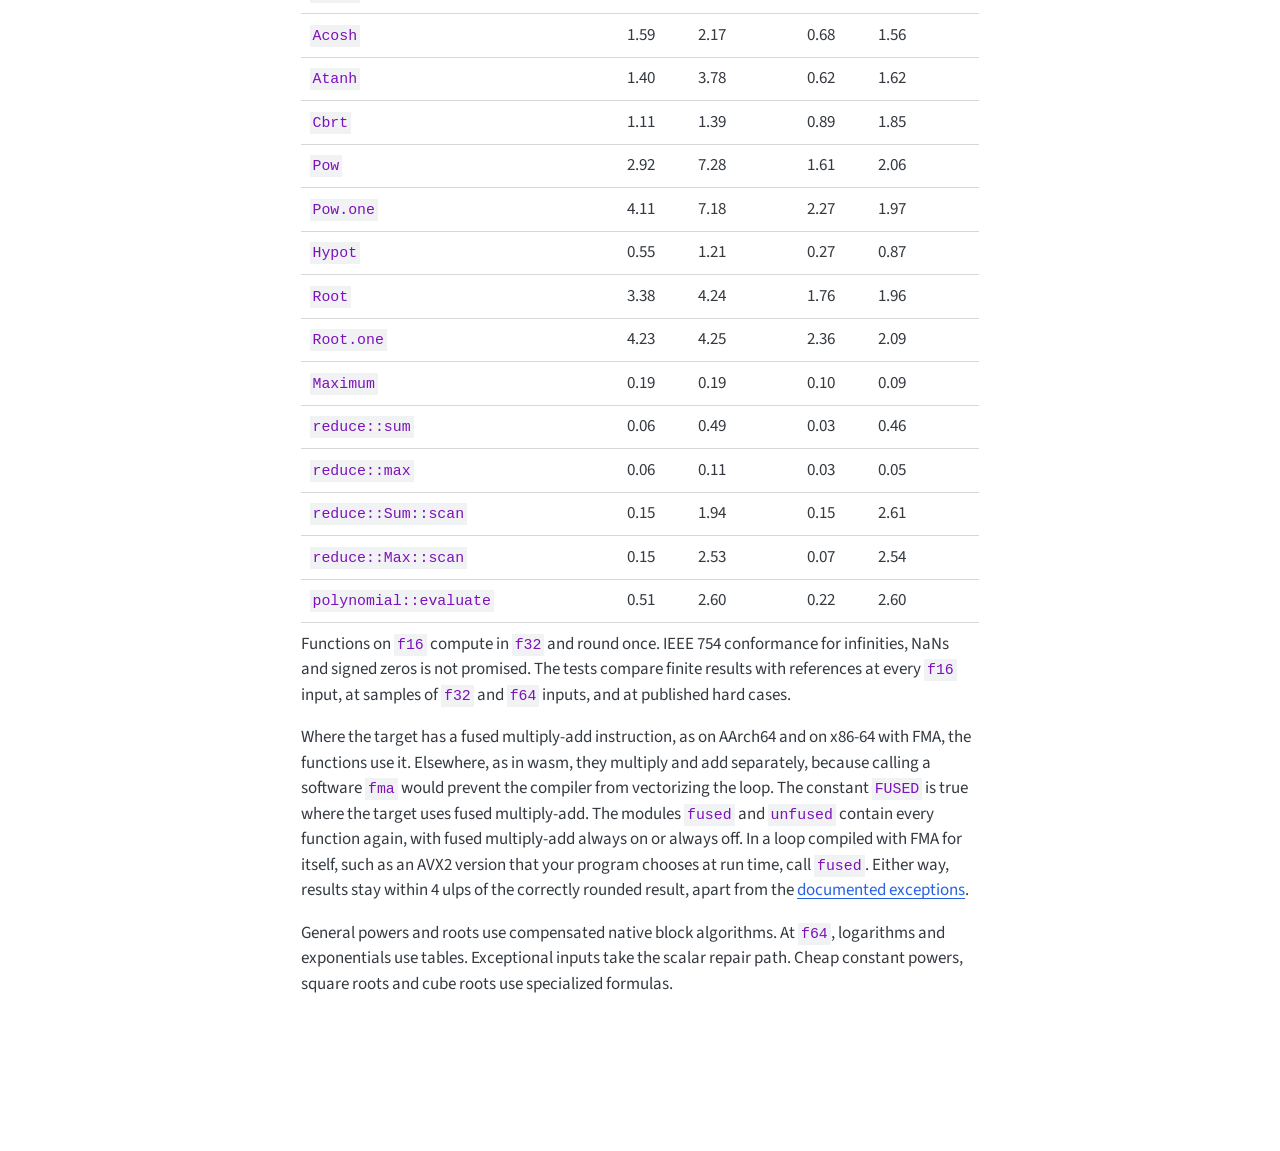
<file: rust.html>
<!DOCTYPE html>
<html xmlns="http://www.w3.org/1999/xhtml" lang="en" xml:lang="en"><head>

<meta charset="utf-8">
<meta name="generator" content="quarto-1.11.9">

<meta name="viewport" content="width=device-width, initial-scale=1.0, user-scalable=yes">


<title>rust – rustymath</title>
<style>
/* Default styles provided by pandoc.
** See https://pandoc.org/MANUAL.html#variables-for-html for config info.
*/
span.smallcaps{font-variant: small-caps;}
div.columns{display: flex; gap: 1.5em;}
div.column{flex: auto;}
@media screen {
div.columns{gap: min(4vw, 1.5em);}
div.column{overflow-x: auto;}
}
div.hanging-indent{margin-left: 1.5em; text-indent: -1.5em;}
ul.task-list{list-style: none;}
ul.task-list li input[type="checkbox"] {
  width: 0.8em;
  margin: 0 0.8em 0.2em -1em; /* quarto-specific, see https://github.com/quarto-dev/quarto-cli/issues/4556 */ 
  vertical-align: middle;
}
/* CSS for syntax highlighting */
html { -webkit-text-size-adjust: 100%; }
pre > code.sourceCode { white-space: pre; position: relative; }
pre > code.sourceCode > span { display: inline-block; line-height: 1.25; }
pre > code.sourceCode > span:empty { height: 1.2em; }
.sourceCode { overflow: visible; }
code.sourceCode > span { color: inherit; text-decoration: inherit; }
div.sourceCode { margin: 1em 0; }
pre.sourceCode { margin: 0; }
@media screen {
div.sourceCode { overflow: auto; }
}
@media print {
pre > code.sourceCode { white-space: pre-wrap; }
pre > code.sourceCode > span { text-indent: -5em; padding-left: 5em; }
}
pre.numberSource code
  { counter-reset: source-line 0; }
pre.numberSource code > span
  { position: relative; left: -4em; counter-increment: source-line; }
pre.numberSource code > span > a:first-child::before
  { content: counter(source-line);
    position: relative; left: -1em; text-align: right; vertical-align: baseline;
    border: none; display: inline-block;
    -webkit-touch-callout: none; -webkit-user-select: none;
    -khtml-user-select: none; -moz-user-select: none;
    -ms-user-select: none; user-select: none;
    padding: 0 4px; width: 4em;
  }
pre.numberSource { margin-left: 3em;  padding-left: 4px; }
div.sourceCode
  {   }
@media screen {
pre > code.sourceCode > span > a:first-child::before { text-decoration: underline; }
}
</style>


<script src="site_libs/quarto-nav/quarto-nav.js"></script>
<script src="site_libs/quarto-nav/headroom.min.js"></script>
<script src="site_libs/clipboard/clipboard.min.js"></script>
<script src="site_libs/quarto-search/autocomplete.umd.js"></script>
<script src="site_libs/quarto-search/fuse.min.js"></script>
<script src="site_libs/quarto-search/quarto-search.js"></script>
<meta name="quarto:offset" content="./">
<script src="site_libs/quarto-html/quarto.js" type="module"></script>
<script src="site_libs/quarto-html/tabsets/tabsets.js" type="module"></script>
<script src="site_libs/quarto-html/scrollable-regions/scrollable-regions.js" type="module"></script>
<script src="site_libs/quarto-html/popper.min.js"></script>
<script src="site_libs/quarto-html/tippy.umd.min.js"></script>
<script src="site_libs/quarto-html/anchor.min.js"></script>
<link href="site_libs/quarto-html/tippy.css" rel="stylesheet">
<link href="site_libs/quarto-html/quarto-syntax-highlighting-63b5708e65d6cd79cd7618c58d0c21e7.css" rel="stylesheet" id="quarto-text-highlighting-styles">
<script src="site_libs/bootstrap/bootstrap.min.js"></script>
<link href="site_libs/bootstrap/bootstrap-icons.css" rel="stylesheet">
<link href="site_libs/bootstrap/bootstrap-f803fa4e565d46961d2a1845e6c2e3f5.min.css" rel="stylesheet" append-hash="true" id="quarto-bootstrap" data-mode="light">
<script id="quarto-search-options" type="application/json">{
  "location": "navbar",
  "copy-button": false,
  "collapse-after": 3,
  "panel-placement": "end",
  "type": "overlay",
  "limit": 50,
  "keyboard-shortcut": [
    "f",
    "/",
    "s"
  ],
  "show-item-context": false,
  "language": {
    "search-no-results-text": "No results",
    "search-matching-documents-text": "matching documents",
    "search-copy-link-title": "Copy link to search",
    "search-hide-matches-text": "Hide additional matches",
    "search-more-match-text": "more match in this document",
    "search-more-matches-text": "more matches in this document",
    "search-clear-button-title": "Clear",
    "search-text-placeholder": "",
    "search-detached-cancel-button-title": "Cancel",
    "search-submit-button-title": "Submit",
    "search-label": "Search"
  }
}</script>


<link rel="stylesheet" href="styles.css">
<meta property="og:title" content="rustymath">
<meta property="og:description" content="Maths in plain Rust, from fast f16, f32 and f64 functions to exact rationals.">
<meta property="og:site_name" content="rustymath">
<meta name="twitter:title" content="rustymath">
<meta name="twitter:description" content="Maths in plain Rust, from fast f16, f32 and f64 functions to exact rationals.">
<meta name="twitter:card" content="summary">
</head>

<body class="nav-sidebar floating nav-fixed quarto-light"><a id="quarto-skip-link" class="visually-hidden-focusable" href="#quarto-document-content">Skip to main content</a>

<div id="quarto-search-results"></div>
  <header id="quarto-header" class="headroom fixed-top">
    <nav class="navbar navbar-expand-lg " data-bs-theme="dark" aria-label="Site">
      <div class="navbar-container container-fluid">
      <div class="navbar-brand-container mx-auto">
    <a class="navbar-brand" href="./index.html">
    <span class="navbar-title">rustymath</span>
    </a>
  </div>
          <button class="navbar-toggler" type="button" data-bs-toggle="collapse" data-bs-target="#navbarCollapse" aria-controls="navbarCollapse" aria-expanded="false" aria-label="Toggle navigation" onclick="if (window.quartoToggleHeadroom) { window.quartoToggleHeadroom(); }">
  <span class="navbar-toggler-icon"></span>
</button>
          <div class="collapse navbar-collapse" id="navbarCollapse">
            <ul class="navbar-nav navbar-nav-scroll ms-auto">
  <li class="nav-item compact">
    <a class="nav-link" href="https://github.com/AnswerDotAI/rustymath"> <i class="bi bi-github" role="img">
</i> 
<span class="menu-text"></span></a>
  </li>  
</ul>
          </div> <!-- /navcollapse -->
            <div class="quarto-navbar-tools">
</div>
            <div id="quarto-search" class="" title="Search"></div>
      </div> <!-- /container-fluid -->
    </nav>
  <nav class="quarto-secondary-nav" aria-label="Toolbar">
    <div class="container-fluid d-flex">
      <button type="button" class="quarto-btn-toggle btn" data-bs-toggle="collapse" role="button" data-bs-target=".quarto-sidebar-collapse-item" aria-controls="quarto-sidebar" aria-expanded="false" aria-label="Toggle sidebar navigation" onclick="if (window.quartoToggleHeadroom) { window.quartoToggleHeadroom(); }">
        <i class="bi bi-layout-text-sidebar-reverse"></i>
      </button>
        <nav class="quarto-page-breadcrumbs" aria-label="Breadcrumbs"><ol class="breadcrumb"><li class="breadcrumb-item"><a href="./rust.html">Using rustymath from Rust</a></li></ol></nav>
        <a class="flex-grow-1" data-bs-toggle="collapse" data-bs-target=".quarto-sidebar-collapse-item" onclick="if (window.quartoToggleHeadroom) { window.quartoToggleHeadroom(); }">      
        </a>
    </div>
  </nav>
</header>
<!-- content -->
<div id="quarto-content" class="quarto-container page-columns page-rows-contents page-layout-article page-navbar">
<!-- sidebar -->
  <nav id="quarto-sidebar" class="sidebar collapse collapse-horizontal quarto-sidebar-collapse-item sidebar-navigation floating overflow-auto" aria-label="Section">
    <div class="sidebar-menu-container"> 
    <ul class="list-unstyled mt-1">
        <li class="sidebar-item">
  <div class="sidebar-item-container"> 
  <a href="./index.html" class="sidebar-item-text sidebar-link">
 <span class="menu-text">rustymath</span></a>
  </div>
</li>
        <li class="sidebar-item">
  <div class="sidebar-item-container"> 
  <a href="./arrays.html" class="sidebar-item-text sidebar-link">
 <span class="menu-text">Arrays and indexing</span></a>
  </div>
</li>
        <li class="sidebar-item">
  <div class="sidebar-item-container"> 
  <a href="./math.html" class="sidebar-item-text sidebar-link">
 <span class="menu-text">Maths and statistics</span></a>
  </div>
</li>
        <li class="sidebar-item">
  <div class="sidebar-item-container"> 
  <a href="./search.html" class="sidebar-item-text sidebar-link">
 <span class="menu-text">Searching, sorting and selection</span></a>
  </div>
</li>
        <li class="sidebar-item">
  <div class="sidebar-item-container"> 
  <a href="./random.html" class="sidebar-item-text sidebar-link">
 <span class="menu-text">Random numbers and distributions</span></a>
  </div>
</li>
        <li class="sidebar-item">
  <div class="sidebar-item-container"> 
  <a href="./linalg.html" class="sidebar-item-text sidebar-link">
 <span class="menu-text">Linear algebra</span></a>
  </div>
</li>
        <li class="sidebar-item">
  <div class="sidebar-item-container"> 
  <a href="./optimize.html" class="sidebar-item-text sidebar-link">
 <span class="menu-text">Optimization and iterative solves</span></a>
  </div>
</li>
        <li class="sidebar-item">
  <div class="sidebar-item-container"> 
  <a href="./exact.html" class="sidebar-item-text sidebar-link">
 <span class="menu-text">Polynomials, exact arithmetic and number theory</span></a>
  </div>
</li>
        <li class="sidebar-item">
  <div class="sidebar-item-container"> 
  <a href="./accuracy.html" class="sidebar-item-text sidebar-link">
 <span class="menu-text">Accuracy</span></a>
  </div>
</li>
        <li class="sidebar-item">
  <div class="sidebar-item-container"> 
  <a href="./rust.html" class="sidebar-item-text sidebar-link active">
 <span class="menu-text">Using rustymath from Rust</span></a>
  </div>
</li>
    </ul>
    </div>
</nav>
<div id="quarto-sidebar-glass" class="quarto-sidebar-collapse-item" data-bs-toggle="collapse" data-bs-target=".quarto-sidebar-collapse-item"></div>
<!-- margin-sidebar -->
    <div id="quarto-margin-sidebar" class="sidebar margin-sidebar">
        <nav id="TOC" role="doc-toc" aria-labelledby="toc-title" class="toc-active">
    <h2 id="toc-title">On this page</h2>
   
  <ul>
  <li><a href="#using-rustymath-from-rust" id="toc-using-rustymath-from-rust" class="nav-link active" data-scroll-target="#using-rustymath-from-rust">Using rustymath from Rust</a>
  <ul class="collapse">
  <li><a href="#tolerant-comparison" id="toc-tolerant-comparison" class="nav-link" data-scroll-target="#tolerant-comparison">Tolerant comparison</a></li>
  <li><a href="#other-modules" id="toc-other-modules" class="nav-link" data-scroll-target="#other-modules">Other modules</a></li>
  <li><a href="#accuracy-and-speed" id="toc-accuracy-and-speed" class="nav-link" data-scroll-target="#accuracy-and-speed">Accuracy and speed</a></li>
  </ul></li>
  </ul>
<div class="toc-actions"><ul><li><a href="https://github.com/AnswerDotAI/rustymath/issues/new" class="toc-action"><i class="bi bi-github"></i>Report an issue</a></li></ul></div><div class="quarto-alternate-formats"><h2>Other Formats</h2><ul><li><a href="rust.md"><i class="bi bi-file-code"></i>Markdown</a></li></ul></div></nav>
    </div>
<!-- main -->
<main class="content" id="quarto-document-content" tabindex="-1"><header id="title-block-header" class="quarto-title-block"></header>




<section id="using-rustymath-from-rust" class="level1">
<h1>Using rustymath from Rust</h1>
<p>Add rustymath to your <code>Cargo.toml</code>:</p>
<div class="code-copy-outer-scaffold"><div class="sourceCode" id="cb1"><pre class="sourceCode toml code-with-copy"><code class="sourceCode toml"><span id="cb1-1"><a href="#cb1-1" aria-hidden="true" tabindex="-1"></a><span class="kw">[dependencies]</span></span>
<span id="cb1-2"><a href="#cb1-2" aria-hidden="true" tabindex="-1"></a><span class="dt">rustymath</span> <span class="op">=</span> <span class="st">"0.1"</span></span></code></pre></div><button title="Copy to Clipboard" class="code-copy-button"><i class="bi"></i></button></div>
<p>On x86-64, build for a recent CPU, with <code>-C target-cpu=x86-64-v3</code> or <code>-C target-cpu=native</code>. You can set it once in <code>.cargo/config.toml</code>:</p>
<div class="code-copy-outer-scaffold"><div class="sourceCode" id="cb2"><pre class="sourceCode toml code-with-copy"><code class="sourceCode toml"><span id="cb2-1"><a href="#cb2-1" aria-hidden="true" tabindex="-1"></a><span class="kw">[target.'</span><span class="dt">cfg(target_arch = "x86_64")'</span><span class="kw">]</span></span>
<span id="cb2-2"><a href="#cb2-2" aria-hidden="true" tabindex="-1"></a><span class="dt">rustflags</span> <span class="op">=</span> <span class="op">[</span><span class="st">"-C"</span><span class="op">,</span> <span class="st">"target-cpu=x86-64-v3"</span><span class="op">]</span></span></code></pre></div><button title="Copy to Clipboard" class="code-copy-button"><i class="bi"></i></button></div>
<p>Rust’s default x86-64 target has no fused multiply-add and no vector instruction for <code>floor</code> or <code>trunc</code>. Without the setting, rustymath multiplies and adds separately. Some of its loops also run one item at a time.</p>
<p>Free functions such as <code>exp</code> are generic over <code>f32</code>, <code>f64</code> and <code>half::f16</code>. The compiler inlines such a function into the loop that calls it, and vectorizes that loop:</p>
<div class="code-copy-outer-scaffold"><div class="sourceCode" id="cb3"><pre class="sourceCode rust code-with-copy"><code class="sourceCode rust"><span id="cb3-1"><a href="#cb3-1" aria-hidden="true" tabindex="-1"></a><span class="kw">use</span> <span class="pp">half::</span>f16<span class="op">;</span></span>
<span id="cb3-2"><a href="#cb3-2" aria-hidden="true" tabindex="-1"></a><span class="kw">use</span> <span class="pp">rustymath::</span>exp<span class="op">;</span></span>
<span id="cb3-3"><a href="#cb3-3" aria-hidden="true" tabindex="-1"></a></span>
<span id="cb3-4"><a href="#cb3-4" aria-hidden="true" tabindex="-1"></a><span class="kw">let</span> e64 <span class="op">=</span> exp(<span class="dv">1.0f64</span>)<span class="op">;</span> <span class="co">// 2.718281828459045</span></span>
<span id="cb3-5"><a href="#cb3-5" aria-hidden="true" tabindex="-1"></a><span class="kw">let</span> e32 <span class="op">=</span> exp(<span class="dv">1.0f32</span>)<span class="op">;</span> <span class="co">// 2.718282</span></span>
<span id="cb3-6"><a href="#cb3-6" aria-hidden="true" tabindex="-1"></a><span class="kw">let</span> e16 <span class="op">=</span> exp(<span class="pp">f16::</span>from_f32(<span class="dv">1.0</span>))<span class="op">;</span> <span class="co">// 2.719</span></span></code></pre></div><button title="Copy to Clipboard" class="code-copy-button"><i class="bi"></i></button></div>
<p>For whole arrays, resolve a formula object such as <code>Pow</code> to an <code>operation::Kernel</code>. <code>Kernel::map</code> reads each argument through a <code>ReadPlan</code> and replaces the contents of an output <code>Buffer</code>. Here <code>map</code> reads <code>x</code> in order through <code>ReadPlan::input</code>, and repeats the exponent’s one item through <code>ReadPlan::copy</code>:</p>
<div class="code-copy-outer-scaffold"><div class="sourceCode" id="cb4"><pre class="sourceCode rust code-with-copy"><code class="sourceCode rust"><span id="cb4-1"><a href="#cb4-1" aria-hidden="true" tabindex="-1"></a><span class="kw">use</span> <span class="pp">rustymath::</span><span class="op">{</span></span>
<span id="cb4-2"><a href="#cb4-2" aria-hidden="true" tabindex="-1"></a>    Pow<span class="op">,</span> <span class="pp">agreement::</span><span class="op">{</span>Binding<span class="op">,</span> Mapping<span class="op">,</span> Missing<span class="op">,</span> <span class="bu">Read</span><span class="op">,</span> ReadPlan<span class="op">},</span> <span class="pp">buffer::</span><span class="op">{</span>Buffer<span class="op">,</span> Element<span class="op">},</span></span>
<span id="cb4-3"><a href="#cb4-3" aria-hidden="true" tabindex="-1"></a>    <span class="pp">domain::</span>Variant<span class="op">,</span> <span class="pp">operation::</span><span class="op">{</span>Kernel<span class="op">,</span> Settings<span class="op">},</span> <span class="pp">tolerant::</span>Tolerance<span class="op">,</span></span>
<span id="cb4-4"><a href="#cb4-4" aria-hidden="true" tabindex="-1"></a><span class="op">};</span></span>
<span id="cb4-5"><a href="#cb4-5" aria-hidden="true" tabindex="-1"></a></span>
<span id="cb4-6"><a href="#cb4-6" aria-hidden="true" tabindex="-1"></a><span class="kw">let</span> x <span class="op">=</span> [<span class="dv">1.5</span><span class="op">,</span> <span class="dv">2.0</span><span class="op">,</span> <span class="dv">3.0</span>]<span class="op">;</span></span>
<span id="cb4-7"><a href="#cb4-7" aria-hidden="true" tabindex="-1"></a><span class="kw">let</span> exponent <span class="op">=</span> [<span class="dv">2.0</span>]<span class="op">;</span></span>
<span id="cb4-8"><a href="#cb4-8" aria-hidden="true" tabindex="-1"></a><span class="kw">let</span> sources <span class="op">=</span> [<span class="pp">Binding::</span>full(<span class="dt">f64</span><span class="pp">::</span>view(<span class="op">&amp;</span>x))<span class="op">,</span> <span class="pp">Binding::</span>full(<span class="dt">f64</span><span class="pp">::</span>view(<span class="op">&amp;</span>exponent))]<span class="op">;</span></span>
<span id="cb4-9"><a href="#cb4-9" aria-hidden="true" tabindex="-1"></a><span class="kw">let</span> plans <span class="op">=</span> [<span class="pp">ReadPlan::</span>input(<span class="dv">0</span><span class="op">,</span> <span class="dv">3</span>)<span class="op">,</span> <span class="pp">ReadPlan::</span>copy(<span class="dv">1</span><span class="op">,</span> <span class="dv">1</span><span class="op">,</span> <span class="pp">Mapping::</span>Single<span class="op">,</span> <span class="dv">3</span><span class="op">,</span> <span class="pp">Missing::</span><span class="bu">Default</span>)]<span class="op">;</span></span>
<span id="cb4-10"><a href="#cb4-10" aria-hidden="true" tabindex="-1"></a><span class="kw">let</span> reads <span class="op">=</span> plans<span class="op">.</span>each_ref()<span class="op">.</span>map(<span class="op">|</span>plan<span class="op">|</span> <span class="bu">Read</span> <span class="op">{</span> sources<span class="op">:</span> <span class="op">&amp;</span>sources<span class="op">,</span> plan <span class="op">}</span>)<span class="op">;</span></span>
<span id="cb4-11"><a href="#cb4-11" aria-hidden="true" tabindex="-1"></a><span class="kw">let</span> pow <span class="op">=</span> <span class="pp">Kernel::</span>resolve(Pow<span class="op">,</span> <span class="pp">Variant::</span>checked(<span class="dt">f64</span><span class="pp">::</span>DTYPE)<span class="op">,</span> [<span class="dt">f64</span><span class="pp">::</span>DTYPE<span class="op">;</span> <span class="dv">2</span>])<span class="op">.</span>unwrap()<span class="op">;</span></span>
<span id="cb4-12"><a href="#cb4-12" aria-hidden="true" tabindex="-1"></a><span class="kw">let</span> settings <span class="op">=</span> Settings <span class="op">{</span> tolerance<span class="op">:</span> <span class="pp">Tolerance::</span>EXACT <span class="op">};</span></span>
<span id="cb4-13"><a href="#cb4-13" aria-hidden="true" tabindex="-1"></a><span class="kw">let</span> <span class="kw">mut</span> squares <span class="op">=</span> <span class="pp">Buffer::</span>with_capacity(pow<span class="op">.</span>result_dtype()<span class="op">,</span> <span class="dv">3</span>)<span class="op">;</span></span>
<span id="cb4-14"><a href="#cb4-14" aria-hidden="true" tabindex="-1"></a>pow<span class="op">.</span>map(<span class="op">&amp;</span>reads<span class="op">,</span> <span class="dv">0</span><span class="op">..</span><span class="dv">3</span><span class="op">,</span> settings<span class="op">,</span> <span class="op">&amp;</span><span class="kw">mut</span> squares)<span class="op">.</span>unwrap()<span class="op">;</span></span>
<span id="cb4-15"><a href="#cb4-15" aria-hidden="true" tabindex="-1"></a><span class="pp">assert_eq!</span>(<span class="dt">f64</span><span class="pp">::</span>vec(squares)<span class="op">.</span>unwrap()<span class="op">,</span> [<span class="dv">2.25</span><span class="op">,</span> <span class="dv">4.0</span><span class="op">,</span> <span class="dv">9.0</span>])<span class="op">;</span></span></code></pre></div><button title="Copy to Clipboard" class="code-copy-button"><i class="bi"></i></button></div>
<p><code>facts::Formula</code> defines each formula object’s numerical rules, supported kinds, validity, ranges and derivatives. <code>Kernel::resolve</code> selects the kernel’s computing and result dtypes. <code>Kernel::of</code> selects a formula from a runtime <code>facts::Op</code>. Kernels use native bulk routines where a formula supplies them, and otherwise run its item formula. Their <code>map</code>, <code>fold_read</code>, <code>fold_pieces</code> and <code>scan</code> methods take shared <code>agreement::Read</code> plans. The kernel methods <code>real</code>, <code>integers</code>, <code>complex</code> and <code>exact</code> evaluate scalar arguments with the kernel’s numerical policy and return a <code>Result</code>.</p>
<div class="code-copy-outer-scaffold"><div class="sourceCode" id="cb5"><pre class="sourceCode rust code-with-copy"><code class="sourceCode rust"><span id="cb5-1"><a href="#cb5-1" aria-hidden="true" tabindex="-1"></a><span class="kw">use</span> <span class="pp">rustymath::</span><span class="op">{</span>Exp<span class="op">,</span> <span class="pp">domain::</span>Variant<span class="op">,</span> <span class="pp">operation::</span>Kernel<span class="op">,</span> <span class="pp">buffer::</span><span class="op">{</span>DType<span class="op">,</span> FloatWidth<span class="op">,</span> Width<span class="op">}};</span></span>
<span id="cb5-2"><a href="#cb5-2" aria-hidden="true" tabindex="-1"></a></span>
<span id="cb5-3"><a href="#cb5-3" aria-hidden="true" tabindex="-1"></a><span class="kw">let</span> double <span class="op">=</span> <span class="pp">DType::</span>Float(<span class="pp">FloatWidth::</span>F64)<span class="op">;</span></span>
<span id="cb5-4"><a href="#cb5-4" aria-hidden="true" tabindex="-1"></a><span class="kw">let</span> exp <span class="op">=</span> <span class="pp">Kernel::</span>resolve(Exp<span class="op">,</span> <span class="pp">Variant::</span>checked(double)<span class="op">,</span> [<span class="pp">DType::</span>Integer(<span class="pp">Width::</span>I32)])<span class="op">.</span>unwrap()<span class="op">;</span></span>
<span id="cb5-5"><a href="#cb5-5" aria-hidden="true" tabindex="-1"></a><span class="pp">assert_eq!</span>(exp<span class="op">.</span>variant()<span class="op">.</span>dtype<span class="op">,</span> double)<span class="op">;</span></span></code></pre></div><button title="Copy to Clipboard" class="code-copy-button"><i class="bi"></i></button></div>
<p><code>Sin</code>, <code>Cos</code> and <code>Tan</code> use a short argument reduction and polynomials for arguments up to 2^23 at f64, or 2^20 at f32. An object’s repair predicate marks arguments of larger magnitude. Its native slice driver applies the object’s scalar repair routine to those items before returning the results. <code>Kernel::ranged</code> omits repair when the same predicate is proved false over the supplied ranges.</p>
<p><code>atan2(y, x)</code> and a kernel of <code>Atan2</code> give the angle of the point (x, y), from -π to π. <code>y</code> comes first, as in <code>f64::atan2</code>.</p>
<p><code>divide(x, y)</code> divides complex numbers and is inlined into the caller’s loop, like the other free functions. When both arguments are real, <code>divide</code> divides them as reals: a real zero divisor gives ±∞ or NaN, with an imaginary part of 0. The |y|² in its formula overflows when |y| is beyond about 1e154 at f64 and 1e19 at f32.</p>
<section id="tolerant-comparison" class="level2">
<h2 class="anchored" data-anchor-id="tolerant-comparison">Tolerant comparison</h2>
<p>The <code>tolerant</code> module has APL’s tolerant comparison: x equals y when |x - y| is less than the tolerance times the larger of |x| and |y|. Its formula objects, such as <code>Equal</code>, <code>Less</code>, <code>Floor</code>, <code>Residue</code> and <code>Gcd</code>, hold a <code>Tolerance</code>. <code>operation::Settings</code> supplies the tolerance for a kernel execution. With <code>Tolerance::EXACT</code>, a kernel chooses ordinary comparison once for the whole call. A comparison kernel produces Boolean array results; its scalar <code>real</code> method represents true and false as 1 and 0:</p>
<div class="code-copy-outer-scaffold"><div class="sourceCode" id="cb6"><pre class="sourceCode rust code-with-copy"><code class="sourceCode rust"><span id="cb6-1"><a href="#cb6-1" aria-hidden="true" tabindex="-1"></a><span class="kw">use</span> <span class="pp">rustymath::</span><span class="op">{</span></span>
<span id="cb6-2"><a href="#cb6-2" aria-hidden="true" tabindex="-1"></a>    <span class="pp">buffer::</span>Element<span class="op">,</span> <span class="pp">domain::</span>Variant<span class="op">,</span> <span class="pp">operation::</span><span class="op">{</span>Kernel<span class="op">,</span> Settings<span class="op">},</span> <span class="pp">tolerant::</span><span class="op">{</span>Equal<span class="op">,</span> Tolerance<span class="op">},</span></span>
<span id="cb6-3"><a href="#cb6-3" aria-hidden="true" tabindex="-1"></a><span class="op">};</span></span>
<span id="cb6-4"><a href="#cb6-4" aria-hidden="true" tabindex="-1"></a></span>
<span id="cb6-5"><a href="#cb6-5" aria-hidden="true" tabindex="-1"></a><span class="kw">let</span> equal <span class="op">=</span> <span class="pp">Kernel::</span>resolve(Equal(<span class="pp">Tolerance::</span>DEFAULT)<span class="op">,</span> <span class="pp">Variant::</span>checked(<span class="dt">f64</span><span class="pp">::</span>DTYPE)<span class="op">,</span> [<span class="dt">f64</span><span class="pp">::</span>DTYPE<span class="op">;</span> <span class="dv">2</span>])<span class="op">.</span>unwrap()<span class="op">;</span></span>
<span id="cb6-6"><a href="#cb6-6" aria-hidden="true" tabindex="-1"></a><span class="kw">let</span> settings <span class="op">=</span> Settings <span class="op">{</span> tolerance<span class="op">:</span> <span class="pp">Tolerance::</span>DEFAULT <span class="op">};</span></span>
<span id="cb6-7"><a href="#cb6-7" aria-hidden="true" tabindex="-1"></a><span class="kw">let</span> same <span class="op">=</span> [<span class="dv">0.3</span><span class="op">,</span> <span class="dv">0.1</span> <span class="op">+</span> <span class="dv">0.2</span><span class="op">,</span> <span class="dv">0.31</span>]<span class="op">.</span>map(<span class="op">|</span>x<span class="op">|</span> equal<span class="op">.</span>real(<span class="op">&amp;</span>[x<span class="op">,</span> <span class="dv">0.3</span>]<span class="op">,</span> settings)<span class="op">.</span>unwrap())<span class="op">;</span></span>
<span id="cb6-8"><a href="#cb6-8" aria-hidden="true" tabindex="-1"></a><span class="pp">assert_eq!</span>(same<span class="op">,</span> [<span class="dv">1.0</span><span class="op">,</span> <span class="dv">1.0</span><span class="op">,</span> <span class="dv">0.0</span>])<span class="op">;</span></span></code></pre></div><button title="Copy to Clipboard" class="code-copy-button"><i class="bi"></i></button></div>
</section>
<section id="other-modules" class="level2">
<h2 class="anchored" data-anchor-id="other-modules">Other modules</h2>
<ul>
<li><code>number_theory</code>: primality, factorisation, next and previous primes, Euler’s totient, and the enumeration and counting of primes, on a <code>u64</code>, a <code>u128</code> or a <code>BigUint</code>. Each function computes in the narrowest of those types that holds the value. A function that can run for a long time checks for an interrupt between steps. <code>factorial</code> gives n! as a <code>BigUint</code>.</li>
<li><code>optimize</code>: <code>minimize</code> finds the minimum of a function of an <code>f32</code> or <code>f64</code> slice. It uses Brent’s method for one variable, Nelder–Mead, Powell’s conjugate directions, L-BFGS with a gradient, or differential evolution within bounds. <code>solve</code> finds a zero or a least-squares solution of a function that returns a slice. It uses Brent’s method for one equation in one variable and Levenberg–Marquardt otherwise. <code>solve_linear</code> solves a linear system or finds its least-squares solution using only products of the matrix with vectors. It uses conjugate gradients, MINRES or restarted GMRES, with an optional preconditioner. <code>solve_affine</code> uses the same methods to solve f(x) = 0 for an affine function, using only the function’s values. <code>Method::choose</code> picks a method when the caller does not specify one. Functions implement <code>Objective</code> or <code>Mapping</code>. They can be closures that return a <code>Result</code>, whose error stops the search, or types that also provide a gradient, vector–Jacobian products or batches of points.</li>
<li><code>polynomial</code>: evaluation over a slice by Horner’s rule, roots from the eigenvalues of the companion matrix, building from roots, derivatives and least-squares fitting. Roots are sorted by real part, then imaginary part. <code>value</code> and <code>factored</code> evaluate at one point. <code>value</code>, <code>factored</code>, <code>from_roots</code> and <code>derivative</code> take any type with the field operations, such as exact rationals. So do <code>decode</code>, which gives the values of digits in a mixed radix, and <code>encode</code>, which gives the digits of values.</li>
<li><code>reduce</code>: sums, products, maximums and minimums over a slice, and their running versions. <code>Reduction</code>, implemented by <code>Sum</code>, <code>Product</code>, <code>Max</code> and <code>Min</code>, defines each reduction’s unit, step for one more item, fold of a slice, merge of the folds of two neighbouring runs, and scan. Its <code>checked</code> method takes one step and reports whether the result fits. Float sums and products vectorize by combining the items in any order. Integer sums and products, running ones included, wrap where they don’t fit and report whether they fit. <code>extremes</code> gives the least and the greatest item in one pass. <code>Alternated&lt;Sum&gt;</code> and <code>Alternated&lt;Product&gt;</code> are the right folds by <code>-</code> and <code>÷</code>, written as reductions so that every function that folds by a <code>Reduction</code> accepts them. The right fold by <code>-</code> gives the sum of the items at even positions less the sum of those at odd positions. The right fold by <code>÷</code> gives the product of the items at even positions divided by the product of those at odd positions. Each total records whether its count of items is even or odd. <code>Totals</code> drops that record when it stores the totals in a buffer. For floats, <code>Alternated&lt;Product&gt;</code> reports that the result doesn’t fit when a running quotient leaves the normal range. Booleans fold by <code>Max</code> as <code>or</code>, by <code>Min</code> as <code>and</code>, by <code>Xor</code> as not-equal, by <code>Xnor</code> as equal, and by <code>SumAs</code> as a count of trues. <code>Logical</code> scans Booleans by any function of two Booleans, given as its truth table. <code>SumAs&lt;C&gt;</code> also sums integers through the traits <code>Term</code> and <code>Tally</code>. The sum wraps in the type <code>C</code>, which the caller picks to hold every sum: a byte, <code>i16</code>, <code>i32</code> or <code>i64</code>. <code>along</code> and <code>scan_along</code> fold and scan along the middle axis of a row-major array of shape <code>[outer, len, inner]</code>. For example, <code>[1, rows, columns]</code> folds or scans down the columns of a matrix. <code>fold_into</code> folds the same array one block at a time, for a caller that computes the array in blocks. Each row length under 16, such as an image’s 3 channels, has its own loop. A running maximum or minimum of integers writes its current value across each block of 256 items that doesn’t change it. <code>along_mapped</code> folds an array defined by a mapping over storage, without building the array. <code>sliding</code> folds each window of neighbouring rows. <code>picks</code> and <code>view_picks</code> give, for each window, lane or running fold, the row of the first item that attains its maximum or minimum.</li>
<li><code>linalg</code>: inner products of row-major matrices through the <code>Inner</code> trait. These include the matrix product <code>PlusTimes</code>, which also takes complex matrices; the max-plus and min-plus products <code>MaxPlus</code> and <code>MinPlus</code>; the counts of equal and unequal items <code>PlusEqual</code> and <code>PlusNotEqual</code>; and the Boolean products <code>OrAnd</code> and <code>AndOr</code>. Each numeric pair also takes <code>i64</code> matrices, whose arithmetic wraps. <code>Inner::checked_into</code> gives <code>false</code> where an integer result doesn’t fit. <code>Product</code> selects an inner-product pair at run time. <code>Product::run</code> computes its products through the kernel for the arguments’ dtype. The inner-product routines process matrices in blocks sized for the caches, as GotoBLAS and BLIS do. Their innermost loops use explicit vector instructions on AArch64, in wasm and on x86-64 with AVX2. <code>linalg</code>’s decompositions of real and complex matrices are <code>lu</code>, <code>cholesky</code>, <code>qr</code>, <code>qr_complete</code> and <code>svd</code>, at <code>f32</code>, <code>f64</code> and <code>Complex</code> with parts of either type. It also has <code>Lu::solve</code>, <code>Lu::inverse</code>, <code>Lu::lower</code>, <code>Lu::upper</code>, <code>Lu::determinant</code>, <code>Lu::log_determinant</code>, <code>Svd::solve</code>, <code>Svd::pseudoinverse</code>, <code>singular_values</code> and the least-squares solver <code>lstsq</code>. <code>solve</code> and <code>pinv</code> give the least-norm solution and the pseudoinverse of any matrix, singular or not. <code>rank</code> counts the singular values above <code>lstsq</code>’s cutoff. <code>eigh</code> and <code>hermitian_eigenvalues</code> take Hermitian matrices, and <code>is_hermitian</code> tests whether a matrix is Hermitian. <code>eig</code> and <code>eigenvalues</code> take any square matrix. <code>from_svd</code>, <code>from_cholesky</code>, <code>from_eigen</code> and <code>from_lu</code> multiply a decomposition’s factors back into its matrix. <code>transpose_into</code> transposes a matrix through 8×8 tiles, applying a conversion to each item. <code>Scalar</code> is the sealed trait implemented by the four matrix item types. <code>linalg::exact</code> works in any field, such as exact rationals: <code>echelon</code>, <code>solve</code>, <code>pinv</code>, <code>determinant</code> and Ryser’s <code>permanent</code>.</li>
<li><code>exact</code>: <code>residue</code>, <code>gcd</code>, <code>lcm</code> and <code>binom</code> of exact rationals over any integer type, such as <code>BigRational</code>.</li>
<li><code>distribution</code>: sixteen distributions. The objects <code>Pdf</code>, <code>Cdf</code> and <code>Quantile</code> hold a distribution and evaluate it over a slice. Each distribution also samples from a seeded generator.</li>
<li><code>array</code>: <code>Array</code>, a <code>Layout</code> paired with the <code>Buffer</code> that holds one item for each of its positions, in row-major order.</li>
<li><code>create</code>: filled arrays and integer or floating ranges, evenly spaced values and logarithmically spaced values.</li>
<li><code>stats</code>: means, two-pass variance and standard deviation, weighted averages, elementwise p-norms, covariance, correlation and histograms. <code>Axes</code> prepares reductions over selected axes. Complex variance and norms return real values.</li>
<li><code>search</code>: exact search and classification, stable counting/radix sorting, partitioning and quantiles. <code>select</code> moves the items of the requested ranks to their sorted positions without sorting the items between them. Its functions that take a <code>View</code> support the same dtypes as BasedPL and the Python package. Ordering compares floats exactly, treats signed zeros as equal and puts NaNs last in ascending order.</li>
<li><code>buffer</code>: compact buffers. <code>Buffer</code> holds items of one element type, and <code>View</code> borrows them. <code>DType</code> names the type: Booleans, integers of four widths (<code>Width</code>), floats of three (<code>FloatWidth</code>), complex numbers of two (<code>ComplexWidth</code>), or characters. <code>DType::common</code> gives the dtype that NumPy promotes two dtypes to, and <code>DType::inexact</code> the dtype that a function of floats computes in. <code>IntBuf</code>, <code>FloatBuf</code> and <code>ComplexBuf</code> each hold items of one family, at any of its widths. Their views are <code>Ints</code>, <code>Floats</code> and <code>Complexes</code>. The macros <code>with_ints!</code>, <code>with_floats!</code> and <code>with_complexes!</code> run code on a view’s slice. <code>with_width!</code>, <code>with_float_width!</code> and <code>with_complex_width!</code> run code on a width’s element type. <code>with_dtype!</code> runs code on a <code>DType</code>’s element type. <code>Element</code> defines each element type’s fill. Its <code>of</code>, <code>view</code> and <code>buffer</code> methods convert between slices of that type and a <code>View</code> or a <code>Buffer</code>. <code>Source</code> reads an item of one type as another.</li>
<li><code>error</code>: array functions return <code>Error</code>, which contains a message and a <code>Kind</code>: Length, Rank, Index, Limit, Domain, Overflow, Interrupt or Timeout.</li>
<li><code>interrupt</code>: the process’s interrupt check. A frontend installs one with <code>install</code>. Long computations call <code>check</code> between steps, about every <code>BETWEEN_CHECKS</code> items, and stop if it returns an Interrupt or Timeout error. Until a frontend installs a check, <code>check</code> always succeeds.</li>
<li><code>memory</code>: the process’s memory guard. When a binary registers <code>Guard</code> as its global allocator, Rust aborts the process if an allocation would take the total size of its large allocations past the process’s limit. The limit defaults to half of physical memory and can be changed with <code>set_limit</code>. Before an allocation, <code>layout::generated_len</code> calls <code>admit</code>, which returns a Limit error if the array would pass the limit.</li>
<li><code>layout</code>: array shapes, axis keys and names, and their limits. <code>Shape</code> holds an array’s axis lengths. <code>Keys</code> names the positions on one axis. <code>Layout</code> pairs a shape with keys and a name for each axis. <code>Layout::axis_named</code> finds an axis by its name. <code>position</code> converts an index to a position within an axis of a given length, counting from the end when the index is negative. <code>Lanes</code> describes an array’s items as lanes along one axis. It provides each item’s <code>offset</code> and the <code>dims</code> that rustymath’s axis functions take. <code>element_count</code> and <code>generated_len</code> count an array’s items and enforce the limits of <code>MAX_RANK</code> axes and <code>MAX_GENERATED_ELEMENTS</code> items. <code>generated_len</code> also enforces the memory guard’s limit. <code>strides</code> gives the distance between neighbouring items along each axis.</li>
<li><code>agreement</code>: broadcasting by BasedPL’s rule. <code>Agreement::new</code> pairs the axes of two layouts: axes with the same name first, then the rest from the front. If every axis of the left layout pairs and the right layout has more axes, the result uses the right layout’s axis order. Otherwise, the left layout’s axes come first. An axis of length 1 repeats along its partner. If both layouts have keys for an axis, the result uses the union of those keys. The result is the paired layout and a <code>Mapping</code> for each argument, which gives the argument’s offset for each result position. <code>blocks</code> runs a kernel over two slices using an agreement, passing contiguous runs whole. <code>expanded</code> reads one argument’s items for a range of result positions. <code>Agreement</code> is generic over its layout type, so callers can use <code>map_layout</code> to carry their own data on layouts. <code>Frames</code> pairs the frames of any number of arguments to a function that operates on their trailing axes, such as matrices in a stack. For each result cell, it gives the corresponding cell of each argument.</li>
<li><code>random</code>: uniform floats, bounded integers and sampling without replacement. <code>roll</code>, <code>units</code>, <code>below</code> and <code>deal</code> draw through a caller’s mutable <code>rand::Rng</code>.</li>
<li><code>gather</code>: copying a slice’s items into a buffer by position. It provides <code>cycle</code>, <code>repeat</code>, <code>positions</code> set in a mask, <code>take</code> at indices, <code>windows</code>, <code>walk</code> along a pattern of <code>Steps</code> with fills, and <code>scatter</code> at offsets. Each applies the caller’s conversion to each item. <code>walk</code> also takes <code>Same</code>, which copies whole slices of one type. <code>Steps::reach</code> gives the source offset of one item of a walk. <code>Steps::run</code> gives the source offset of a run of items that lie in order in the source. <code>Steps::through</code> composes two walks into one. <code>Steps::per_axis</code> gives a walk one entry for each axis of its result. <code>Steps::spreads</code> tells whether an entry repeats an offset or gives a fill, and <code>Steps::rereads</code> whether two entries walk one source axis, as overlapping windows do.</li>
<li><code>structure</code>: plans for structural operations. A <code>Plan</code> holds the result’s <code>Layout</code> and the <code>Steps</code> that <code>walk</code> follows to copy the result’s items from the source. <code>select</code> applies independent axis selectors for positions, ranges, index arrays and inserted axes. Index arrays are paired in one of two ways: all of them by broadcasting, as BasedPL’s <code>.[]</code> reads them, or only those that share an axis name, as BasedPL’s <code>⌷</code> reads them. <code>addressed</code> gives the axis that each selector selects along. <code>take</code> takes or drops items. <code>rotate</code> rotates or reverses an axis, using one count or one count for each lane. <code>transpose</code> sends axes to new positions. <code>catenate</code> gives the layout of two arrays joined along an axis. <code>Windows</code> plans windows over leading axes, centred on each position of a padded axis. An <code>Edge</code> mode sets how the plan reads past the axis’s ends. <code>Walk</code> describes how a copy walks its source, giving the source axis that each entry walks. For the entries along one source axis, <code>read</code> and <code>range</code> give what they read as windows: where the windows start, and each entry’s length and move. <code>Walk::windows</code> recognises a copy of windows laid out by <code>Windows::plan</code> without padding. It gives each axis’s frames, window size and move. <code>Transpose</code> gives the kernel that adds a copy’s cotangent back to its source: a sum along its spread axes, then reads that send each item back, overlap-add for windows that move by more than 1, or a scatter-add. Each plan checks its arguments. In each plan’s result, axis keys and names stay with their positions.</li>
<li><code>signal</code>: correlations and convolutions, which slide a kernel along an array’s leading axes, and overlap-add. <code>correlation</code> gives the plans used to read a correlation: the array with the fills added by its <code>Mode</code>, the array’s windows, and the kernel. For a convolution, the kernel is reversed. <code>correlate</code> runs these plans through an <code>Inner</code> pair’s <code>inner_mapped</code>. Float and complex <code>PlusTimes</code> read the windows a block at a time. <code>overlap_add</code> adds each frame back where its window was read. This is the transpose of taking windows.</li>
<li><code>convert</code>: <code>int</code> converts a whole float to an integer type. It gives <code>None</code> outside the type’s range, and for <code>i64</code> beyond a magnitude of 2^51 - 1. <code>float</code> converts an integer to the nearest float. Loops that call either vectorize on every target. AVX2 and wasm lack a vector instruction for conversion between <code>f64</code> and 64-bit integers. On those targets a loop that converts with <code>as</code> runs one item at a time.</li>
</ul>
<p>Like elementary functions, the special functions have free functions and objects at the crate root. These include <code>gamma</code>, <code>lgamma</code>, <code>digamma</code>, <code>erf</code>, <code>erfc</code>, their inverses, <code>binom</code> with its slopes <code>binom_dn</code> and <code>binom_dk</code>, the incomplete gamma and beta functions and Lambert W.</p>
<p><code>Add</code>, <code>Subtract</code>, <code>Multiply</code> and the other arithmetic objects at the crate root implement <code>Formula</code>. <code>Kernel</code> runs these arithmetic objects at every float, complex and integer type, using the checking and wrapping policy specified by its <code>Variant</code>. For unbounded rationals, call <code>Kernel::exact</code>, which delegates to <code>Formula::exact</code>.</p>
</section>
<section id="accuracy-and-speed" class="level2">
<h2 class="anchored" data-anchor-id="accuracy-and-speed">Accuracy and speed</h2>
<p>The table gives nanoseconds per item for each function and for the standard library’s version of it, measured with a loop over 65,536 inputs on an Apple M5 Max in October 2026. A row named after an object gives the time of its bulk kernel. The rows <code>Pow.one</code> and <code>Root.one</code> give the time of the scalar formulas, called on one pair of arguments at a time. To print the table on your own machine, run <code>RUSTYMATH_COSTS=1 cargo test --test speed</code>.</p>
<table class="caption-top table">
<thead>
<tr class="header">
<th>Function</th>
<th>f64</th>
<th>std f64</th>
<th>f32</th>
<th>std f32</th>
</tr>
</thead>
<tbody>
<tr class="odd">
<td><code>Exp</code></td>
<td>0.68</td>
<td>3.92</td>
<td>0.26</td>
<td>0.91</td>
</tr>
<tr class="even">
<td><code>Expm1</code></td>
<td>0.75</td>
<td>2.70</td>
<td>0.30</td>
<td>3.10</td>
</tr>
<tr class="odd">
<td><code>Ln</code></td>
<td>0.84</td>
<td>1.62</td>
<td>0.40</td>
<td>1.39</td>
</tr>
<tr class="even">
<td><code>Log1p</code></td>
<td>1.37</td>
<td>2.31</td>
<td>0.67</td>
<td>1.39</td>
</tr>
<tr class="odd">
<td><code>Log2</code></td>
<td>0.80</td>
<td>1.62</td>
<td>0.41</td>
<td>1.27</td>
</tr>
<tr class="even">
<td><code>Log10</code></td>
<td>0.85</td>
<td>1.74</td>
<td>0.40</td>
<td>1.27</td>
</tr>
<tr class="odd">
<td><code>Sin</code></td>
<td>0.87</td>
<td>4.95</td>
<td>0.36</td>
<td>4.68</td>
</tr>
<tr class="even">
<td><code>Cos</code></td>
<td>0.91</td>
<td>5.12</td>
<td>0.40</td>
<td>5.01</td>
</tr>
<tr class="odd">
<td><code>Tan</code></td>
<td>1.14</td>
<td>2.58</td>
<td>0.45</td>
<td>4.68</td>
</tr>
<tr class="even">
<td><code>Asin</code></td>
<td>0.94</td>
<td>4.55</td>
<td>0.34</td>
<td>3.83</td>
</tr>
<tr class="odd">
<td><code>Acos</code></td>
<td>1.03</td>
<td>6.03</td>
<td>0.37</td>
<td>5.15</td>
</tr>
<tr class="even">
<td><code>Atan</code></td>
<td>0.89</td>
<td>6.04</td>
<td>0.34</td>
<td>2.16</td>
</tr>
<tr class="odd">
<td><code>Sinh</code></td>
<td>1.26</td>
<td>2.47</td>
<td>0.56</td>
<td>2.37</td>
</tr>
<tr class="even">
<td><code>Cosh</code></td>
<td>0.95</td>
<td>2.27</td>
<td>0.38</td>
<td>2.30</td>
</tr>
<tr class="odd">
<td><code>Tanh</code></td>
<td>0.94</td>
<td>3.44</td>
<td>0.37</td>
<td>2.28</td>
</tr>
<tr class="even">
<td><code>Asinh</code></td>
<td>1.50</td>
<td>2.56</td>
<td>0.69</td>
<td>1.87</td>
</tr>
<tr class="odd">
<td><code>Acosh</code></td>
<td>1.59</td>
<td>2.17</td>
<td>0.68</td>
<td>1.56</td>
</tr>
<tr class="even">
<td><code>Atanh</code></td>
<td>1.40</td>
<td>3.78</td>
<td>0.62</td>
<td>1.62</td>
</tr>
<tr class="odd">
<td><code>Cbrt</code></td>
<td>1.11</td>
<td>1.39</td>
<td>0.89</td>
<td>1.85</td>
</tr>
<tr class="even">
<td><code>Pow</code></td>
<td>2.92</td>
<td>7.28</td>
<td>1.61</td>
<td>2.06</td>
</tr>
<tr class="odd">
<td><code>Pow.one</code></td>
<td>4.11</td>
<td>7.18</td>
<td>2.27</td>
<td>1.97</td>
</tr>
<tr class="even">
<td><code>Hypot</code></td>
<td>0.55</td>
<td>1.21</td>
<td>0.27</td>
<td>0.87</td>
</tr>
<tr class="odd">
<td><code>Root</code></td>
<td>3.38</td>
<td>4.24</td>
<td>1.76</td>
<td>1.96</td>
</tr>
<tr class="even">
<td><code>Root.one</code></td>
<td>4.23</td>
<td>4.25</td>
<td>2.36</td>
<td>2.09</td>
</tr>
<tr class="odd">
<td><code>Maximum</code></td>
<td>0.19</td>
<td>0.19</td>
<td>0.10</td>
<td>0.09</td>
</tr>
<tr class="even">
<td><code>reduce::sum</code></td>
<td>0.06</td>
<td>0.49</td>
<td>0.03</td>
<td>0.46</td>
</tr>
<tr class="odd">
<td><code>reduce::max</code></td>
<td>0.06</td>
<td>0.11</td>
<td>0.03</td>
<td>0.05</td>
</tr>
<tr class="even">
<td><code>reduce::Sum::scan</code></td>
<td>0.15</td>
<td>1.94</td>
<td>0.15</td>
<td>2.61</td>
</tr>
<tr class="odd">
<td><code>reduce::Max::scan</code></td>
<td>0.15</td>
<td>2.53</td>
<td>0.07</td>
<td>2.54</td>
</tr>
<tr class="even">
<td><code>polynomial::evaluate</code></td>
<td>0.51</td>
<td>2.60</td>
<td>0.22</td>
<td>2.60</td>
</tr>
</tbody>
</table>
<p>Functions on <code>f16</code> compute in <code>f32</code> and round once. IEEE 754 conformance for infinities, NaNs and signed zeros is not promised. The tests compare finite results with references at every <code>f16</code> input, at samples of <code>f32</code> and <code>f64</code> inputs, and at published hard cases.</p>
<p>Where the target has a fused multiply-add instruction, as on AArch64 and on x86-64 with FMA, the functions use it. Elsewhere, as in wasm, they multiply and add separately, because calling a software <code>fma</code> would prevent the compiler from vectorizing the loop. The constant <code>FUSED</code> is true where the target uses fused multiply-add. The modules <code>fused</code> and <code>unfused</code> contain every function again, with fused multiply-add always on or always off. In a loop compiled with FMA for itself, such as an AVX2 version that your program chooses at run time, call <code>fused</code>. Either way, results stay within 4 ulps of the correctly rounded result, apart from the <a href="https://answerdotai.github.io/rustymath/accuracy.html">documented exceptions</a>.</p>
<p>General powers and roots use compensated native block algorithms. At <code>f64</code>, logarithms and exponentials use tables. Exceptional inputs take the scalar repair path. Cheap constant powers, square roots and cube roots use specialized formulas.</p>


</section>
</section>

</main> <!-- /main -->
<script id="quarto-html-after-body" type="application/javascript">
  window.document.addEventListener("DOMContentLoaded", function (event) {
    const icon = "";
    const anchorJS = new window.AnchorJS();
    anchorJS.options = {
      placement: 'right',
      icon: icon
    };
    anchorJS.add('.anchored');
    const isCodeAnnotation = (el) => {
      for (const clz of el.classList) {
        if (clz.startsWith('code-annotation-')) {                     
          return true;
        }
      }
      return false;
    }
    const onCopySuccess = function(e) {
      // button target
      const button = e.trigger;
      // don't keep focus
      button.blur();
      // flash "checked"
      button.classList.add('code-copy-button-checked');
      var currentTitle = button.getAttribute("title");
      button.setAttribute("title", "Copied!");
      let tooltip;
      if (window.bootstrap) {
        button.setAttribute("data-bs-toggle", "tooltip");
        button.setAttribute("data-bs-placement", "left");
        button.setAttribute("data-bs-title", "Copied!");
        tooltip = new bootstrap.Tooltip(button, 
          { trigger: "manual", 
            customClass: "code-copy-button-tooltip",
            offset: [0, -8]});
        tooltip.show();    
      }
      setTimeout(function() {
        if (tooltip) {
          tooltip.hide();
          button.removeAttribute("data-bs-title");
          button.removeAttribute("data-bs-toggle");
          button.removeAttribute("data-bs-placement");
        }
        button.setAttribute("title", currentTitle);
        button.classList.remove('code-copy-button-checked');
      }, 1000);
      // clear code selection
      e.clearSelection();
    }
    const getTextToCopy = function(trigger) {
      const outerScaffold = trigger.parentElement.cloneNode(true);
      const codeEl = outerScaffold.querySelector('code');
      for (const childEl of codeEl.children) {
        if (isCodeAnnotation(childEl)) {
          childEl.remove();
        }
      }
      return codeEl.innerText;
    }
    const clipboard = new window.ClipboardJS('.code-copy-button:not([data-in-quarto-modal])', {
      text: getTextToCopy
    });
    clipboard.on('success', onCopySuccess);
    if (window.document.getElementById('quarto-embedded-source-code-modal')) {
      const clipboardModal = new window.ClipboardJS('.code-copy-button[data-in-quarto-modal]', {
        text: getTextToCopy,
        container: window.document.getElementById('quarto-embedded-source-code-modal')
      });
      clipboardModal.on('success', onCopySuccess);
    }
      var localhostRegex = new RegExp(/^(?:http|https):\/\/localhost\:?[0-9]*\//);
      var mailtoRegex = new RegExp(/^mailto:/);
        var filterRegex = new RegExp("https:\/\/answerdotai\.github\.io\/rustymath");
      var isInternal = (href) => {
          return filterRegex.test(href) || localhostRegex.test(href) || mailtoRegex.test(href);
      }
      // Inspect non-navigation links and adorn them if external
      window.quartoDecorateExternalLinks = function (root) {
     var links = (root || window.document).querySelectorAll('a[href]:not(.nav-link):not(.navbar-brand):not(.toc-action):not(.sidebar-link):not(.sidebar-item-toggle):not(.pagination-link):not(.no-external):not([aria-hidden]):not(.dropdown-item):not(.quarto-navigation-tool):not(.about-link)');
      for (var i=0; i<links.length; i++) {
        const link = links[i];
        if (!isInternal(link.href)) {
          // undo the damage that might have been done by quarto-nav.js in the case of
          // links that we want to consider external
          if (link.dataset.originalHref !== undefined) {
            link.href = link.dataset.originalHref;
          }
          if (!link.classList.contains('no-external-icon')) {
          }
        }
      }
      };
      window.quartoDecorateExternalLinks(window.document);
    // Esc closes the popup (WCAG 1.4.13) and focus leaving both trigger and
    // popup closes it (WCAG 2.4.11); tippy handles neither for interactive popups.
    const hideOnEscAndFocusOut = {
      name: 'hideOnEscAndFocusOut',
      defaultValue: true,
      fn(instance) {
        const dismiss = () => {
          // A show scheduled by the trigger delay would otherwise reopen it
          instance.clearDelayTimeouts();
          instance.hide();
        };
        const onKeyDown = (event) => {
          if (event.key !== 'Escape') {
            return;
          }
          // Keep Esc from also reaching page handlers (e.g. reveal.js overview),
          // except an open reveal.js slide menu, which Esc should close too.
          // The menu handles keys only when its keyboard option is on.
          const menuHandlesEsc = window.Reveal?.getPlugin?.('menu')?.isOpen() &&
            window.Reveal.getConfig().menu?.keyboard !== false;
          if (!menuHandlesEsc) {
            event.stopPropagation();
          }
          if (instance.popper.contains(window.document.activeElement)) {
            // Disabled while refocusing so the focus trigger does not reopen it
            instance.disable();
            instance.reference.focus();
            instance.enable();
          }
          dismiss();
        };
        const onFocusOut = (event) => {
          const target = event.relatedTarget;
          if (target && !instance.reference.contains(target) &&
              !instance.popper.contains(target)) {
            dismiss();
          }
        };
        // On the trigger too: a click trigger (code-annotations: select) has no
        // blur handling. Attached for the instance's lifetime so leaving the
        // trigger also cancels a show still pending on the trigger delay.
        instance.reference.addEventListener('focusout', onFocusOut);
        return {
          onShow() {
            window.document.addEventListener('keydown', onKeyDown, true);
            instance.popper.addEventListener('focusout', onFocusOut);
          },
          onHide() {
            window.document.removeEventListener('keydown', onKeyDown, true);
            instance.popper.removeEventListener('focusout', onFocusOut);
          },
          onDestroy() {
            instance.reference.removeEventListener('focusout', onFocusOut);
          },
        };
      },
    };
    function tippyHover(el, contentFn, onTriggerFn, onUntriggerFn) {
      const config = {
        allowHTML: true,
        maxWidth: 500,
        delay: 100,
        arrow: false,
        appendTo: function(el) {
            return el.parentElement;
        },
        interactive: true,
        interactiveBorder: 10,
        theme: 'quarto',
        placement: 'bottom-start',
        plugins: [hideOnEscAndFocusOut],
      };
      if (contentFn) {
        config.content = contentFn;
      }
      if (onTriggerFn) {
        config.onTrigger = onTriggerFn;
      }
      if (onUntriggerFn) {
        config.onUntrigger = onUntriggerFn;
      }
      window.tippy(el, config); 
    }
    const noterefs = window.document.querySelectorAll('a[role="doc-noteref"]');
    for (var i=0; i<noterefs.length; i++) {
      const ref = noterefs[i];
      tippyHover(ref, function() {
        // use id or data attribute instead here
        let href = ref.getAttribute('data-footnote-href') || ref.getAttribute('href');
        try { href = new URL(href).hash; } catch {}
        const id = href.replace(/^#\/?/, "");
        const note = window.document.getElementById(id);
        if (note) {
          return note.innerHTML;
        } else {
          return "";
        }
      });
    }
    const xrefs = window.document.querySelectorAll('a.quarto-xref');
    const processXRef = (id, note) => {
      // Strip column container classes
      const stripColumnClz = (el) => {
        el.classList.remove("page-full", "page-columns");
        if (el.children) {
          for (const child of el.children) {
            stripColumnClz(child);
          }
        }
      }
      stripColumnClz(note)
      if (id === null || id.startsWith('sec-')) {
        // Special case sections, only their first couple elements
        const container = document.createElement("div");
        if (note.children && note.children.length > 2) {
          container.appendChild(note.children[0].cloneNode(true));
          for (let i = 1; i < note.children.length; i++) {
            const child = note.children[i];
            if (child.tagName === "P" && child.innerText === "") {
              continue;
            } else {
              container.appendChild(child.cloneNode(true));
              break;
            }
          }
          if (window.Quarto?.typesetMath) {
            window.Quarto.typesetMath(container);
          }
          return container.innerHTML
        } else {
          if (window.Quarto?.typesetMath) {
            window.Quarto.typesetMath(note);
          }
          return note.innerHTML;
        }
      } else {
        // Remove any anchor links if they are present
        const anchorLink = note.querySelector('a.anchorjs-link');
        if (anchorLink) {
          anchorLink.remove();
        }
        if (window.Quarto?.typesetMath) {
          window.Quarto.typesetMath(note);
        }
        if (note.classList.contains("callout")) {
          return note.outerHTML;
        } else {
          return note.innerHTML;
        }
      }
    }
    for (var i=0; i<xrefs.length; i++) {
      const xref = xrefs[i];
      tippyHover(xref, undefined, function(instance) {
        instance.disable();
        let url = xref.getAttribute('href');
        let hash = undefined; 
        if (url.startsWith('#')) {
          hash = url;
        } else {
          try { hash = new URL(url).hash; } catch {}
        }
        if (hash) {
          const id = hash.replace(/^#\/?/, "");
          const note = window.document.getElementById(id);
          if (note !== null) {
            try {
              const html = processXRef(id, note.cloneNode(true));
              instance.setContent(html);
            } finally {
              instance.enable();
              instance.show();
            }
          } else {
            // See if we can fetch this
            fetch(url.split('#')[0])
            .then(res => res.text())
            .then(html => {
              const parser = new DOMParser();
              const htmlDoc = parser.parseFromString(html, "text/html");
              const note = htmlDoc.getElementById(id);
              if (note !== null) {
                const html = processXRef(id, note);
                instance.setContent(html);
              } 
            }).finally(() => {
              instance.enable();
              instance.show();
            });
          }
        } else {
          // See if we can fetch a full url (with no hash to target)
          // This is a special case and we should probably do some content thinning / targeting
          fetch(url)
          .then(res => res.text())
          .then(html => {
            const parser = new DOMParser();
            const htmlDoc = parser.parseFromString(html, "text/html");
            const note = htmlDoc.querySelector('main.content');
            if (note !== null) {
              // This should only happen for chapter cross references
              // (since there is no id in the URL)
              // remove the first header
              if (note.children.length > 0 && note.children[0].tagName === "HEADER") {
                note.children[0].remove();
              }
              const html = processXRef(null, note);
              instance.setContent(html);
            } 
          }).finally(() => {
            instance.enable();
            instance.show();
          });
        }
      }, function(instance) {
      });
    }
        let selectedAnnoteEl;
        const selectorForAnnotation = ( cell, annotation) => {
          let cellAttr = 'data-code-cell="' + cell + '"';
          let lineAttr = 'data-code-annotation="' +  annotation + '"';
          const selector = 'span[' + cellAttr + '][' + lineAttr + ']';
          return selector;
        }
        const selectCodeLines = (annoteEl) => {
          const doc = window.document;
          const targetCell = annoteEl.getAttribute("data-target-cell");
          const targetAnnotation = annoteEl.getAttribute("data-target-annotation");
          const annoteSpan = window.document.querySelector(selectorForAnnotation(targetCell, targetAnnotation));
          const lines = annoteSpan.getAttribute("data-code-lines").split(",");
          const lineIds = lines.map((line) => {
            return targetCell + "-" + line;
          })
          // Each band is positioned against its own containing block, which is
          // not the offsetParent of the lines, so place it from client rects.
          const placeBand = (band, firstEl, lastEl, codeBlock) => {
            const container = band.offsetParent;
            if (container === null) {
              return;
            }
            const containerRect = container.getBoundingClientRect();
            // Reveal.js scales slides with a transform, so convert client
            // pixels back to the CSS pixels of the container.
            const scale = containerRect.height / container.offsetHeight || 1;
            const firstRect = firstEl.getBoundingClientRect();
            const lastRect = lastEl.getBoundingClientRect();
            const top = (firstRect.top - containerRect.top) / scale - container.clientTop + container.scrollTop;
            const height = (lastRect.bottom - firstRect.top) / scale;
            band.style.top = top - 2 + "px";
            band.style.height = height + 4 + "px";
            if (codeBlock) {
              // Without the copy button wrapper, the containing block is wider
              // than the code block, so span the code block explicitly.
              const blockRect = codeBlock.getBoundingClientRect();
              band.style.left = (blockRect.left - containerRect.left) / scale - container.clientLeft + container.scrollLeft + "px";
              band.style.width = blockRect.width / scale + "px";
            }
          };
          if (lineIds.length > 0) {
            const el = window.document.getElementById(lineIds[0]);
            const lastEl = window.document.getElementById(lineIds[lineIds.length - 1]);
            const parent = el.parentElement.parentElement;
            // cook up a div (if necessary) and position it
            let div = window.document.getElementById("code-annotation-line-highlight");
            if (div === null) {
              div = window.document.createElement("div");
              div.setAttribute("id", "code-annotation-line-highlight");
              div.style.position = 'absolute';
              parent.appendChild(div);
            }
            placeBand(div, el, lastEl, parent.closest("div.sourceCode") || parent);
            let gutterDiv = window.document.getElementById("code-annotation-line-highlight-gutter");
            if (gutterDiv === null) {
              gutterDiv = window.document.createElement("div");
              gutterDiv.setAttribute("id", "code-annotation-line-highlight-gutter");
              gutterDiv.style.position = 'absolute';
              const codeCell = window.document.getElementById(targetCell);
              const gutter = codeCell.querySelector('.code-annotation-gutter');
              gutter.appendChild(gutterDiv);
            }
            placeBand(gutterDiv, el, lastEl);
            selectedAnnoteEl = annoteEl;
          }
        };
        const unselectCodeLines = () => {
          const elementsIds = ["code-annotation-line-highlight", "code-annotation-line-highlight-gutter"];
          elementsIds.forEach((elId) => {
            const div = window.document.getElementById(elId);
            if (div) {
              div.remove();
            }
          });
          selectedAnnoteEl = undefined;
        };
          // Handle positioning of the toggle
      window.addEventListener(
        "resize",
        throttle(() => {
          elRect = undefined;
          if (selectedAnnoteEl) {
            selectCodeLines(selectedAnnoteEl);
          }
        }, 10)
      );
      function throttle(fn, ms) {
      let throttle = false;
      let timer;
        return (...args) => {
          if(!throttle) { // first call gets through
              fn.apply(this, args);
              throttle = true;
          } else { // all the others get throttled
              if(timer) clearTimeout(timer); // cancel #2
              timer = setTimeout(() => {
                fn.apply(this, args);
                timer = throttle = false;
              }, ms);
          }
        };
      }
        // Attach click handler to the DT
        const annoteDls = window.document.querySelectorAll('dt[data-target-cell]');
        for (const annoteDlNode of annoteDls) {
          annoteDlNode.addEventListener('click', (event) => {
            const clickedEl = event.target;
            if (clickedEl !== selectedAnnoteEl) {
              unselectCodeLines();
              const activeEl = window.document.querySelector('dt[data-target-cell].code-annotation-active');
              if (activeEl) {
                activeEl.classList.remove('code-annotation-active');
              }
              selectCodeLines(clickedEl);
              clickedEl.classList.add('code-annotation-active');
            } else {
              // Unselect the line
              unselectCodeLines();
              clickedEl.classList.remove('code-annotation-active');
            }
          });
        }
    const findCites = (el) => {
      const parentEl = el.parentElement;
      if (parentEl) {
        const cites = parentEl.dataset.cites;
        if (cites) {
          return {
            el,
            cites: cites.split(' ')
          };
        } else {
          return findCites(el.parentElement)
        }
      } else {
        return undefined;
      }
    };
    var bibliorefs = window.document.querySelectorAll('a[role="doc-biblioref"]');
    for (var i=0; i<bibliorefs.length; i++) {
      const ref = bibliorefs[i];
      const citeInfo = findCites(ref);
      if (citeInfo) {
        tippyHover(citeInfo.el, function() {
          var popup = window.document.createElement('div');
          citeInfo.cites.forEach(function(cite) {
            var citeDiv = window.document.createElement('div');
            citeDiv.classList.add('hanging-indent');
            citeDiv.classList.add('csl-entry');
            var biblioDiv = window.document.getElementById('ref-' + cite);
            if (biblioDiv) {
              citeDiv.innerHTML = biblioDiv.innerHTML;
            }
            popup.appendChild(citeDiv);
          });
          return popup.innerHTML;
        });
      }
    }
  });
  </script>
  <script type="application/javascript">
  window.quartoScrollableRegionsLabels = {"code":"Scrollable code","output":"Scrollable output"};
  </script>
</div> <!-- /content -->




<footer class="footer"><div class="nav-footer"><div class="nav-footer-center"><div class="toc-actions d-sm-block d-md-none"><ul><li><a href="https://github.com/AnswerDotAI/rustymath/issues/new" class="toc-action"><i class="bi bi-github"></i>Report an issue</a></li></ul></div></div></div></footer></body></html>
</file>
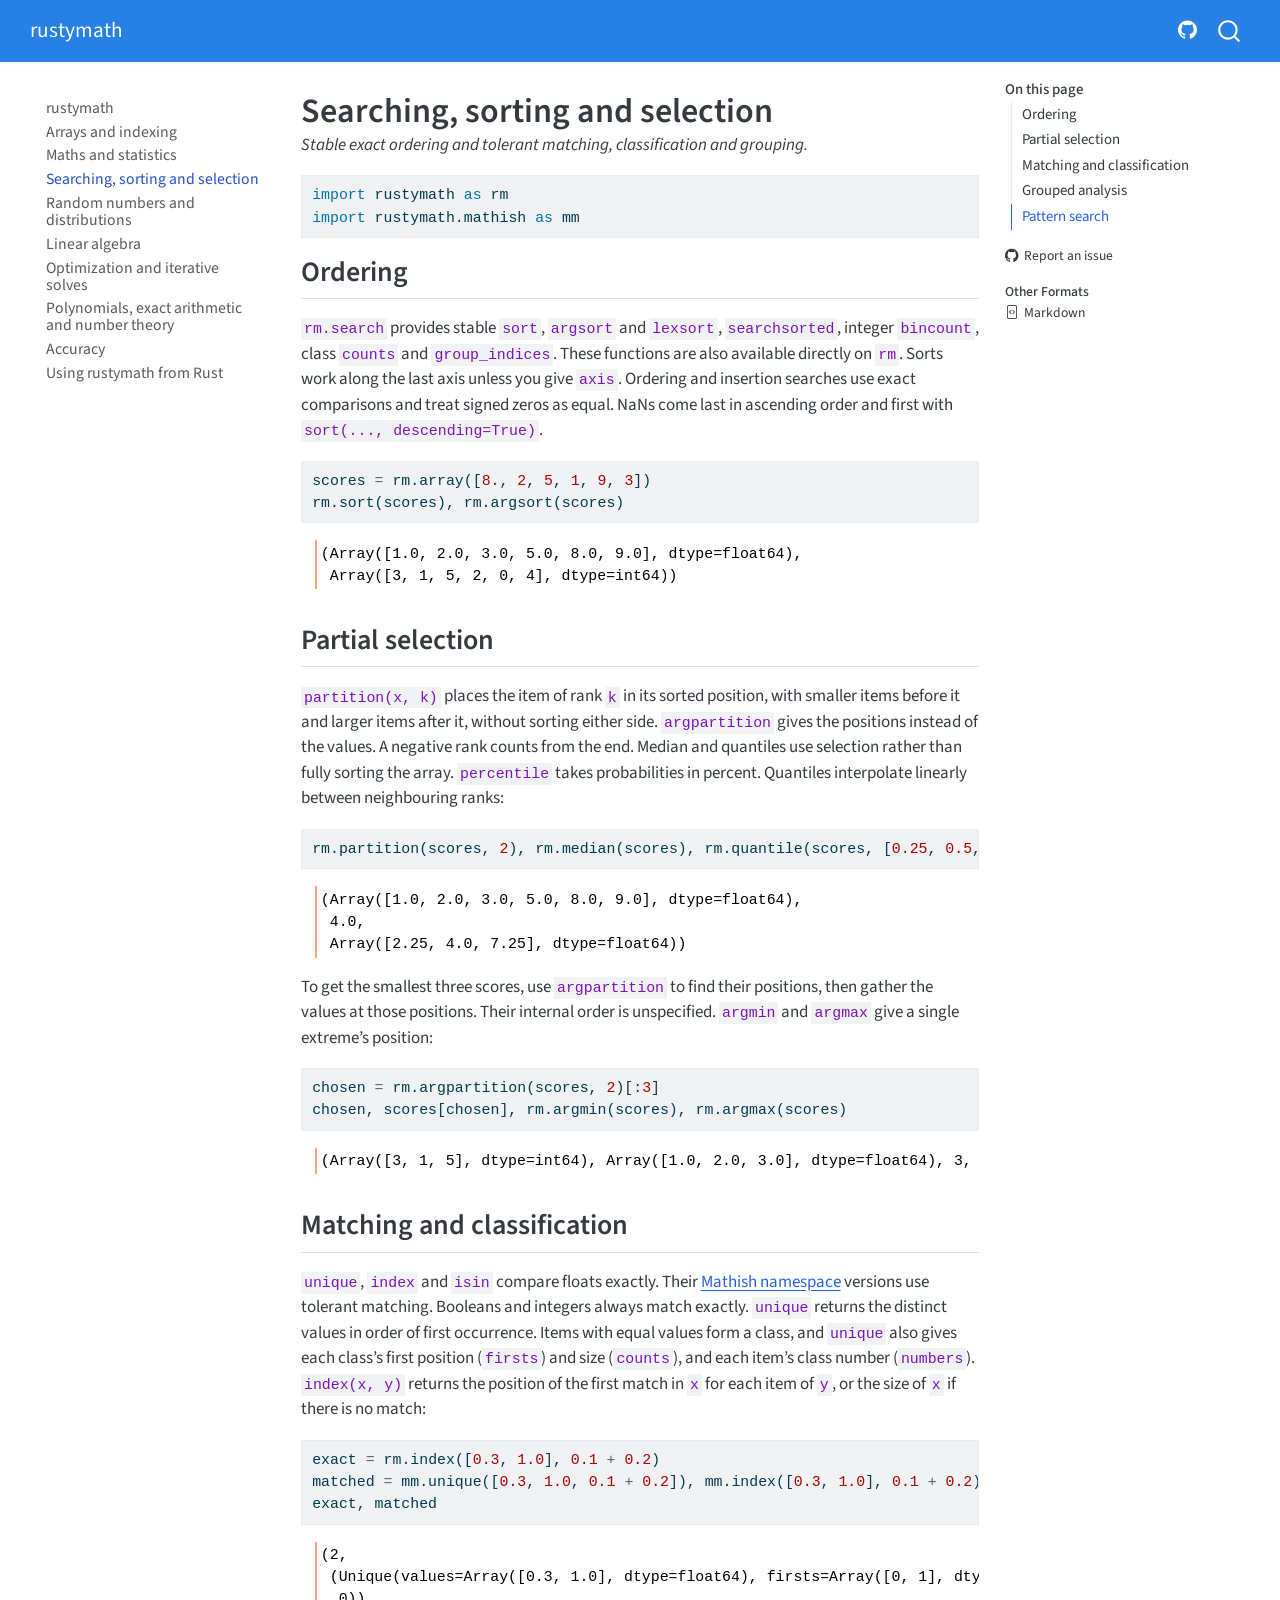
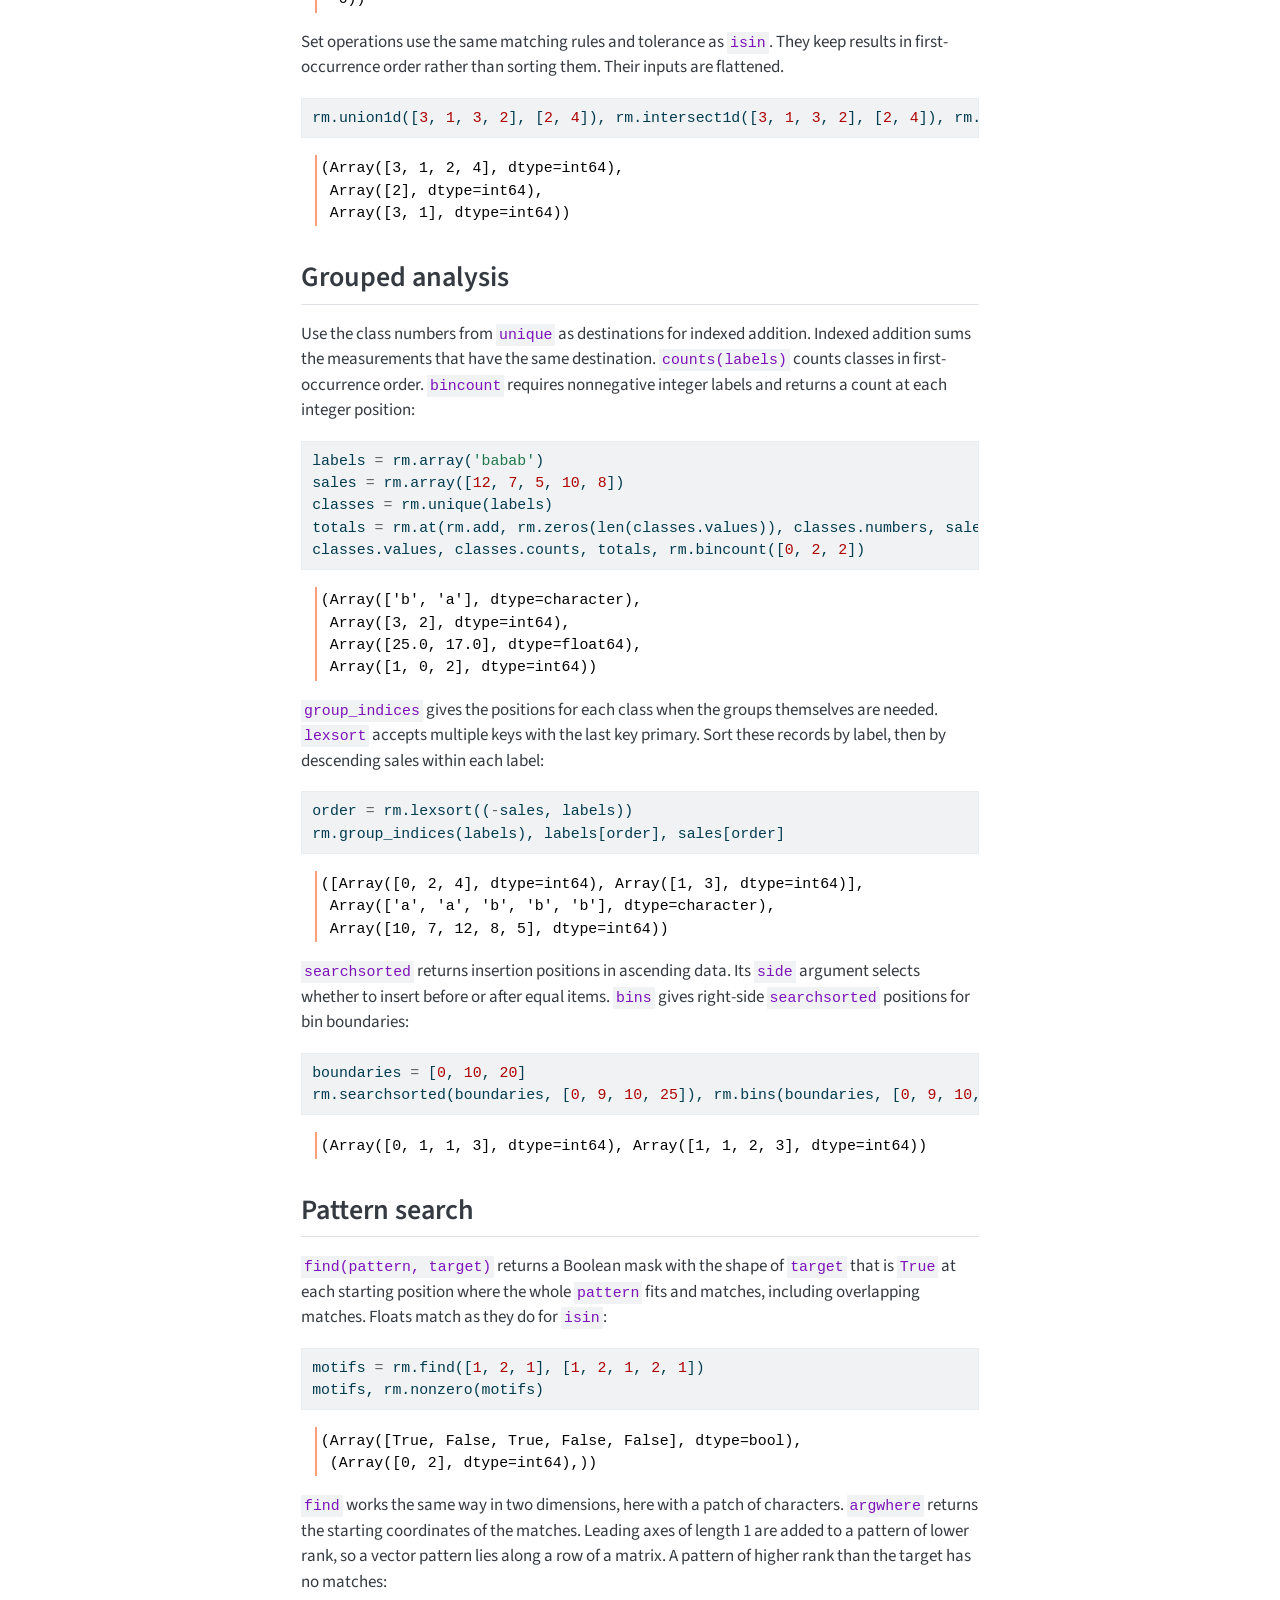
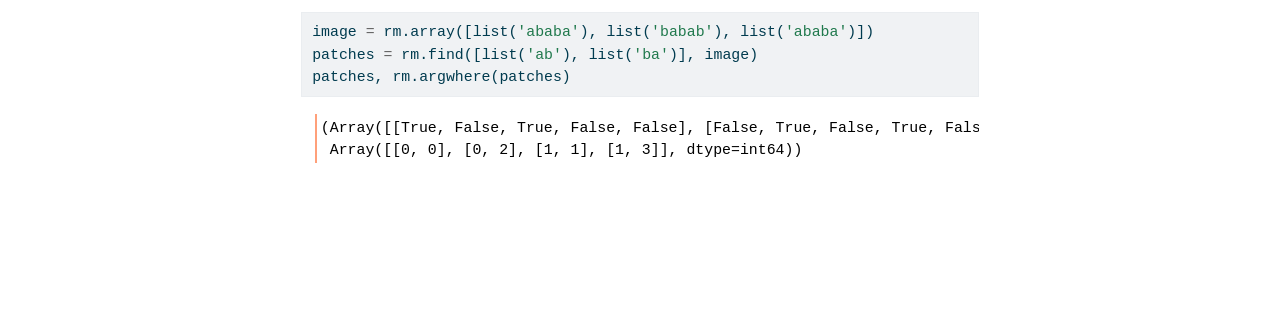
<file: search.html>
<!DOCTYPE html>
<html xmlns="http://www.w3.org/1999/xhtml" lang="en" xml:lang="en"><head>

<meta charset="utf-8">
<meta name="generator" content="quarto-1.11.9">

<meta name="viewport" content="width=device-width, initial-scale=1.0, user-scalable=yes">

<meta name="description" content="Stable exact ordering and tolerant matching, classification and grouping.">

<title>Searching, sorting and selection – rustymath</title>
<style>
/* Default styles provided by pandoc.
** See https://pandoc.org/MANUAL.html#variables-for-html for config info.
*/
span.smallcaps{font-variant: small-caps;}
div.columns{display: flex; gap: 1.5em;}
div.column{flex: auto;}
@media screen {
div.columns{gap: min(4vw, 1.5em);}
div.column{overflow-x: auto;}
}
div.hanging-indent{margin-left: 1.5em; text-indent: -1.5em;}
ul.task-list{list-style: none;}
ul.task-list li input[type="checkbox"] {
  width: 0.8em;
  margin: 0 0.8em 0.2em -1em; /* quarto-specific, see https://github.com/quarto-dev/quarto-cli/issues/4556 */ 
  vertical-align: middle;
}
/* CSS for syntax highlighting */
html { -webkit-text-size-adjust: 100%; }
pre > code.sourceCode { white-space: pre; position: relative; }
pre > code.sourceCode > span { display: inline-block; line-height: 1.25; }
pre > code.sourceCode > span:empty { height: 1.2em; }
.sourceCode { overflow: visible; }
code.sourceCode > span { color: inherit; text-decoration: inherit; }
div.sourceCode { margin: 1em 0; }
pre.sourceCode { margin: 0; }
@media screen {
div.sourceCode { overflow: auto; }
}
@media print {
pre > code.sourceCode { white-space: pre-wrap; }
pre > code.sourceCode > span { text-indent: -5em; padding-left: 5em; }
}
pre.numberSource code
  { counter-reset: source-line 0; }
pre.numberSource code > span
  { position: relative; left: -4em; counter-increment: source-line; }
pre.numberSource code > span > a:first-child::before
  { content: counter(source-line);
    position: relative; left: -1em; text-align: right; vertical-align: baseline;
    border: none; display: inline-block;
    -webkit-touch-callout: none; -webkit-user-select: none;
    -khtml-user-select: none; -moz-user-select: none;
    -ms-user-select: none; user-select: none;
    padding: 0 4px; width: 4em;
  }
pre.numberSource { margin-left: 3em;  padding-left: 4px; }
div.sourceCode
  {   }
@media screen {
pre > code.sourceCode > span > a:first-child::before { text-decoration: underline; }
}
</style>


<script src="site_libs/quarto-nav/quarto-nav.js"></script>
<script src="site_libs/quarto-nav/headroom.min.js"></script>
<script src="site_libs/clipboard/clipboard.min.js"></script>
<script src="site_libs/quarto-search/autocomplete.umd.js"></script>
<script src="site_libs/quarto-search/fuse.min.js"></script>
<script src="site_libs/quarto-search/quarto-search.js"></script>
<meta name="quarto:offset" content="./">
<script src="site_libs/quarto-html/quarto.js" type="module"></script>
<script src="site_libs/quarto-html/tabsets/tabsets.js" type="module"></script>
<script src="site_libs/quarto-html/scrollable-regions/scrollable-regions.js" type="module"></script>
<script src="site_libs/quarto-html/popper.min.js"></script>
<script src="site_libs/quarto-html/tippy.umd.min.js"></script>
<script src="site_libs/quarto-html/anchor.min.js"></script>
<link href="site_libs/quarto-html/tippy.css" rel="stylesheet">
<link href="site_libs/quarto-html/quarto-syntax-highlighting-63b5708e65d6cd79cd7618c58d0c21e7.css" rel="stylesheet" id="quarto-text-highlighting-styles">
<script src="site_libs/bootstrap/bootstrap.min.js"></script>
<link href="site_libs/bootstrap/bootstrap-icons.css" rel="stylesheet">
<link href="site_libs/bootstrap/bootstrap-f803fa4e565d46961d2a1845e6c2e3f5.min.css" rel="stylesheet" append-hash="true" id="quarto-bootstrap" data-mode="light">
<script id="quarto-search-options" type="application/json">{
  "location": "navbar",
  "copy-button": false,
  "collapse-after": 3,
  "panel-placement": "end",
  "type": "overlay",
  "limit": 50,
  "keyboard-shortcut": [
    "f",
    "/",
    "s"
  ],
  "show-item-context": false,
  "language": {
    "search-no-results-text": "No results",
    "search-matching-documents-text": "matching documents",
    "search-copy-link-title": "Copy link to search",
    "search-hide-matches-text": "Hide additional matches",
    "search-more-match-text": "more match in this document",
    "search-more-matches-text": "more matches in this document",
    "search-clear-button-title": "Clear",
    "search-text-placeholder": "",
    "search-detached-cancel-button-title": "Cancel",
    "search-submit-button-title": "Submit",
    "search-label": "Search"
  }
}</script>


<link rel="stylesheet" href="styles.css">
<meta property="og:title" content="Searching, sorting and selection – rustymath">
<meta property="og:description" content="Stable exact ordering and tolerant matching, classification and grouping.">
<meta property="og:site_name" content="rustymath">
<meta name="twitter:title" content="Searching, sorting and selection – rustymath">
<meta name="twitter:description" content="Stable exact ordering and tolerant matching, classification and grouping.">
<meta name="twitter:card" content="summary">
</head>

<body class="nav-sidebar floating nav-fixed quarto-light"><a id="quarto-skip-link" class="visually-hidden-focusable" href="#quarto-document-content">Skip to main content</a>

<div id="quarto-search-results"></div>
  <header id="quarto-header" class="headroom fixed-top">
    <nav class="navbar navbar-expand-lg " data-bs-theme="dark" aria-label="Site">
      <div class="navbar-container container-fluid">
      <div class="navbar-brand-container mx-auto">
    <a class="navbar-brand" href="./index.html">
    <span class="navbar-title">rustymath</span>
    </a>
  </div>
          <button class="navbar-toggler" type="button" data-bs-toggle="collapse" data-bs-target="#navbarCollapse" aria-controls="navbarCollapse" aria-expanded="false" aria-label="Toggle navigation" onclick="if (window.quartoToggleHeadroom) { window.quartoToggleHeadroom(); }">
  <span class="navbar-toggler-icon"></span>
</button>
          <div class="collapse navbar-collapse" id="navbarCollapse">
            <ul class="navbar-nav navbar-nav-scroll ms-auto">
  <li class="nav-item compact">
    <a class="nav-link" href="https://github.com/AnswerDotAI/rustymath"> <i class="bi bi-github" role="img">
</i> 
<span class="menu-text"></span></a>
  </li>  
</ul>
          </div> <!-- /navcollapse -->
            <div class="quarto-navbar-tools">
</div>
            <div id="quarto-search" class="" title="Search"></div>
      </div> <!-- /container-fluid -->
    </nav>
  <nav class="quarto-secondary-nav" aria-label="Toolbar">
    <div class="container-fluid d-flex">
      <button type="button" class="quarto-btn-toggle btn" data-bs-toggle="collapse" role="button" data-bs-target=".quarto-sidebar-collapse-item" aria-controls="quarto-sidebar" aria-expanded="false" aria-label="Toggle sidebar navigation" onclick="if (window.quartoToggleHeadroom) { window.quartoToggleHeadroom(); }">
        <i class="bi bi-layout-text-sidebar-reverse"></i>
      </button>
        <nav class="quarto-page-breadcrumbs" aria-label="Breadcrumbs"><ol class="breadcrumb"><li class="breadcrumb-item"><a href="./search.html">Searching, sorting and selection</a></li></ol></nav>
        <a class="flex-grow-1" data-bs-toggle="collapse" data-bs-target=".quarto-sidebar-collapse-item" onclick="if (window.quartoToggleHeadroom) { window.quartoToggleHeadroom(); }">      
        </a>
    </div>
  </nav>
</header>
<!-- content -->
<div id="quarto-content" class="quarto-container page-columns page-rows-contents page-layout-article page-navbar">
<!-- sidebar -->
  <nav id="quarto-sidebar" class="sidebar collapse collapse-horizontal quarto-sidebar-collapse-item sidebar-navigation floating overflow-auto" aria-label="Section">
    <div class="sidebar-menu-container"> 
    <ul class="list-unstyled mt-1">
        <li class="sidebar-item">
  <div class="sidebar-item-container"> 
  <a href="./index.html" class="sidebar-item-text sidebar-link">
 <span class="menu-text">rustymath</span></a>
  </div>
</li>
        <li class="sidebar-item">
  <div class="sidebar-item-container"> 
  <a href="./arrays.html" class="sidebar-item-text sidebar-link">
 <span class="menu-text">Arrays and indexing</span></a>
  </div>
</li>
        <li class="sidebar-item">
  <div class="sidebar-item-container"> 
  <a href="./math.html" class="sidebar-item-text sidebar-link">
 <span class="menu-text">Maths and statistics</span></a>
  </div>
</li>
        <li class="sidebar-item">
  <div class="sidebar-item-container"> 
  <a href="./search.html" class="sidebar-item-text sidebar-link active">
 <span class="menu-text">Searching, sorting and selection</span></a>
  </div>
</li>
        <li class="sidebar-item">
  <div class="sidebar-item-container"> 
  <a href="./random.html" class="sidebar-item-text sidebar-link">
 <span class="menu-text">Random numbers and distributions</span></a>
  </div>
</li>
        <li class="sidebar-item">
  <div class="sidebar-item-container"> 
  <a href="./linalg.html" class="sidebar-item-text sidebar-link">
 <span class="menu-text">Linear algebra</span></a>
  </div>
</li>
        <li class="sidebar-item">
  <div class="sidebar-item-container"> 
  <a href="./optimize.html" class="sidebar-item-text sidebar-link">
 <span class="menu-text">Optimization and iterative solves</span></a>
  </div>
</li>
        <li class="sidebar-item">
  <div class="sidebar-item-container"> 
  <a href="./exact.html" class="sidebar-item-text sidebar-link">
 <span class="menu-text">Polynomials, exact arithmetic and number theory</span></a>
  </div>
</li>
        <li class="sidebar-item">
  <div class="sidebar-item-container"> 
  <a href="./accuracy.html" class="sidebar-item-text sidebar-link">
 <span class="menu-text">Accuracy</span></a>
  </div>
</li>
        <li class="sidebar-item">
  <div class="sidebar-item-container"> 
  <a href="./rust.html" class="sidebar-item-text sidebar-link">
 <span class="menu-text">Using rustymath from Rust</span></a>
  </div>
</li>
    </ul>
    </div>
</nav>
<div id="quarto-sidebar-glass" class="quarto-sidebar-collapse-item" data-bs-toggle="collapse" data-bs-target=".quarto-sidebar-collapse-item"></div>
<!-- margin-sidebar -->
    <div id="quarto-margin-sidebar" class="sidebar margin-sidebar">
        <nav id="TOC" role="doc-toc" aria-labelledby="toc-title" class="toc-active">
    <h2 id="toc-title">On this page</h2>
   
  <ul>
  <li><a href="#ordering" id="toc-ordering" class="nav-link active" data-scroll-target="#ordering">Ordering</a></li>
  <li><a href="#partial-selection" id="toc-partial-selection" class="nav-link" data-scroll-target="#partial-selection">Partial selection</a></li>
  <li><a href="#matching-and-classification" id="toc-matching-and-classification" class="nav-link" data-scroll-target="#matching-and-classification">Matching and classification</a></li>
  <li><a href="#grouped-analysis" id="toc-grouped-analysis" class="nav-link" data-scroll-target="#grouped-analysis">Grouped analysis</a></li>
  <li><a href="#pattern-search" id="toc-pattern-search" class="nav-link" data-scroll-target="#pattern-search">Pattern search</a></li>
  </ul>
<div class="toc-actions"><ul><li><a href="https://github.com/AnswerDotAI/rustymath/issues/new" class="toc-action"><i class="bi bi-github"></i>Report an issue</a></li></ul></div><div class="quarto-alternate-formats"><h2>Other Formats</h2><ul><li><a href="search.html.md"><i class="bi bi-file-code"></i>Markdown</a></li></ul></div></nav>
    </div>
<!-- main -->
<main class="content" id="quarto-document-content" tabindex="-1">

<header id="title-block-header" class="quarto-title-block default">
<div class="quarto-title">
<h1 class="title">Searching, sorting and selection</h1>
</div>

<div>
  <div class="description">
    Stable exact ordering and tolerant matching, classification and grouping.
  </div>
</div>


<div class="quarto-title-meta">

    
  
    
  </div>
  


</header>


<!-- WARNING: THIS FILE WAS AUTOGENERATED! DO NOT EDIT! -->
<div id="61a5ba85" class="cell">
<div class="code-copy-outer-scaffold"><div class="sourceCode cell-code" id="cb1"><pre class="sourceCode python code-with-copy"><code class="sourceCode python"><span id="cb1-1"><a href="#cb1-1" aria-hidden="true" tabindex="-1"></a><span class="im">import</span> rustymath <span class="im">as</span> rm</span>
<span id="cb1-2"><a href="#cb1-2" aria-hidden="true" tabindex="-1"></a><span class="im">import</span> rustymath.mathish <span class="im">as</span> mm</span></code></pre></div><button title="Copy to Clipboard" class="code-copy-button"><i class="bi"></i></button></div>
</div>
<section id="ordering" class="level2">
<h2 class="anchored" data-anchor-id="ordering">Ordering</h2>
<p><code>rm.search</code> provides stable <code>sort</code>, <code>argsort</code> and <code>lexsort</code>, <code>searchsorted</code>, integer <code>bincount</code>, class <code>counts</code> and <code>group_indices</code>. These functions are also available directly on <code>rm</code>. Sorts work along the last axis unless you give <code>axis</code>. Ordering and insertion searches use exact comparisons and treat signed zeros as equal. NaNs come last in ascending order and first with <code>sort(..., descending=True)</code>.</p>
<div id="ed811241" class="cell">
<div class="code-copy-outer-scaffold"><div class="sourceCode cell-code" id="cb2"><pre class="sourceCode python code-with-copy"><code class="sourceCode python"><span id="cb2-1"><a href="#cb2-1" aria-hidden="true" tabindex="-1"></a>scores <span class="op">=</span> rm.array([<span class="fl">8.</span>, <span class="dv">2</span>, <span class="dv">5</span>, <span class="dv">1</span>, <span class="dv">9</span>, <span class="dv">3</span>])</span>
<span id="cb2-2"><a href="#cb2-2" aria-hidden="true" tabindex="-1"></a>rm.sort(scores), rm.argsort(scores)</span></code></pre></div><button title="Copy to Clipboard" class="code-copy-button"><i class="bi"></i></button></div>
<div class="cell-output cell-output-display">
<pre><code>(Array([1.0, 2.0, 3.0, 5.0, 8.0, 9.0], dtype=float64),
 Array([3, 1, 5, 2, 0, 4], dtype=int64))</code></pre>
</div>
</div>
</section>
<section id="partial-selection" class="level2">
<h2 class="anchored" data-anchor-id="partial-selection">Partial selection</h2>
<p><code>partition(x, k)</code> places the item of rank <code>k</code> in its sorted position, with smaller items before it and larger items after it, without sorting either side. <code>argpartition</code> gives the positions instead of the values. A negative rank counts from the end. Median and quantiles use selection rather than fully sorting the array. <code>percentile</code> takes probabilities in percent. Quantiles interpolate linearly between neighbouring ranks:</p>
<div id="8d9b2525" class="cell">
<div class="code-copy-outer-scaffold"><div class="sourceCode cell-code" id="cb4"><pre class="sourceCode python code-with-copy"><code class="sourceCode python"><span id="cb4-1"><a href="#cb4-1" aria-hidden="true" tabindex="-1"></a>rm.partition(scores, <span class="dv">2</span>), rm.median(scores), rm.quantile(scores, [<span class="fl">0.25</span>, <span class="fl">0.5</span>, <span class="fl">0.75</span>])</span></code></pre></div><button title="Copy to Clipboard" class="code-copy-button"><i class="bi"></i></button></div>
<div class="cell-output cell-output-display">
<pre><code>(Array([1.0, 2.0, 3.0, 5.0, 8.0, 9.0], dtype=float64),
 4.0,
 Array([2.25, 4.0, 7.25], dtype=float64))</code></pre>
</div>
</div>
<p>To get the smallest three scores, use <code>argpartition</code> to find their positions, then gather the values at those positions. Their internal order is unspecified. <code>argmin</code> and <code>argmax</code> give a single extreme’s position:</p>
<div id="1f153db2" class="cell">
<div class="code-copy-outer-scaffold"><div class="sourceCode cell-code" id="cb6"><pre class="sourceCode python code-with-copy"><code class="sourceCode python"><span id="cb6-1"><a href="#cb6-1" aria-hidden="true" tabindex="-1"></a>chosen <span class="op">=</span> rm.argpartition(scores, <span class="dv">2</span>)[:<span class="dv">3</span>]</span>
<span id="cb6-2"><a href="#cb6-2" aria-hidden="true" tabindex="-1"></a>chosen, scores[chosen], rm.argmin(scores), rm.argmax(scores)</span></code></pre></div><button title="Copy to Clipboard" class="code-copy-button"><i class="bi"></i></button></div>
<div class="cell-output cell-output-display">
<pre><code>(Array([3, 1, 5], dtype=int64), Array([1.0, 2.0, 3.0], dtype=float64), 3, 4)</code></pre>
</div>
</div>
</section>
<section id="matching-and-classification" class="level2">
<h2 class="anchored" data-anchor-id="matching-and-classification">Matching and classification</h2>
<p><code>unique</code>, <code>index</code> and <code>isin</code> compare floats exactly. Their <a href="./math.html#mathish-mode">Mathish namespace</a> versions use tolerant matching. Booleans and integers always match exactly. <code>unique</code> returns the distinct values in order of first occurrence. Items with equal values form a class, and <code>unique</code> also gives each class’s first position (<code>firsts</code>) and size (<code>counts</code>), and each item’s class number (<code>numbers</code>). <code>index(x, y)</code> returns the position of the first match in <code>x</code> for each item of <code>y</code>, or the size of <code>x</code> if there is no match:</p>
<div id="075ef9af" class="cell">
<div class="code-copy-outer-scaffold"><div class="sourceCode cell-code" id="cb8"><pre class="sourceCode python code-with-copy"><code class="sourceCode python"><span id="cb8-1"><a href="#cb8-1" aria-hidden="true" tabindex="-1"></a>exact <span class="op">=</span> rm.index([<span class="fl">0.3</span>, <span class="fl">1.0</span>], <span class="fl">0.1</span> <span class="op">+</span> <span class="fl">0.2</span>)</span>
<span id="cb8-2"><a href="#cb8-2" aria-hidden="true" tabindex="-1"></a>matched <span class="op">=</span> mm.unique([<span class="fl">0.3</span>, <span class="fl">1.0</span>, <span class="fl">0.1</span> <span class="op">+</span> <span class="fl">0.2</span>]), mm.index([<span class="fl">0.3</span>, <span class="fl">1.0</span>], <span class="fl">0.1</span> <span class="op">+</span> <span class="fl">0.2</span>)</span>
<span id="cb8-3"><a href="#cb8-3" aria-hidden="true" tabindex="-1"></a>exact, matched</span></code></pre></div><button title="Copy to Clipboard" class="code-copy-button"><i class="bi"></i></button></div>
<div class="cell-output cell-output-display">
<pre><code>(2,
 (Unique(values=Array([0.3, 1.0], dtype=float64), firsts=Array([0, 1], dtype=int64), numbers=Array([0, 1, 0], dtype=int64), counts=Array([2, 1], dtype=int64)),
  0))</code></pre>
</div>
</div>
<p>Set operations use the same matching rules and tolerance as <code>isin</code>. They keep results in first-occurrence order rather than sorting them. Their inputs are flattened.</p>
<div id="4fc54107" class="cell">
<div class="code-copy-outer-scaffold"><div class="sourceCode cell-code" id="cb10"><pre class="sourceCode python code-with-copy"><code class="sourceCode python"><span id="cb10-1"><a href="#cb10-1" aria-hidden="true" tabindex="-1"></a>rm.union1d([<span class="dv">3</span>, <span class="dv">1</span>, <span class="dv">3</span>, <span class="dv">2</span>], [<span class="dv">2</span>, <span class="dv">4</span>]), rm.intersect1d([<span class="dv">3</span>, <span class="dv">1</span>, <span class="dv">3</span>, <span class="dv">2</span>], [<span class="dv">2</span>, <span class="dv">4</span>]), rm.setdiff1d([<span class="dv">3</span>, <span class="dv">1</span>, <span class="dv">3</span>, <span class="dv">2</span>], [<span class="dv">2</span>, <span class="dv">4</span>])</span></code></pre></div><button title="Copy to Clipboard" class="code-copy-button"><i class="bi"></i></button></div>
<div class="cell-output cell-output-display">
<pre><code>(Array([3, 1, 2, 4], dtype=int64),
 Array([2], dtype=int64),
 Array([3, 1], dtype=int64))</code></pre>
</div>
</div>
</section>
<section id="grouped-analysis" class="level2">
<h2 class="anchored" data-anchor-id="grouped-analysis">Grouped analysis</h2>
<p>Use the class numbers from <code>unique</code> as destinations for indexed addition. Indexed addition sums the measurements that have the same destination. <code>counts(labels)</code> counts classes in first-occurrence order. <code>bincount</code> requires nonnegative integer labels and returns a count at each integer position:</p>
<div id="ec657bb2" class="cell">
<div class="code-copy-outer-scaffold"><div class="sourceCode cell-code" id="cb12"><pre class="sourceCode python code-with-copy"><code class="sourceCode python"><span id="cb12-1"><a href="#cb12-1" aria-hidden="true" tabindex="-1"></a>labels <span class="op">=</span> rm.array(<span class="st">'babab'</span>)</span>
<span id="cb12-2"><a href="#cb12-2" aria-hidden="true" tabindex="-1"></a>sales <span class="op">=</span> rm.array([<span class="dv">12</span>, <span class="dv">7</span>, <span class="dv">5</span>, <span class="dv">10</span>, <span class="dv">8</span>])</span>
<span id="cb12-3"><a href="#cb12-3" aria-hidden="true" tabindex="-1"></a>classes <span class="op">=</span> rm.unique(labels)</span>
<span id="cb12-4"><a href="#cb12-4" aria-hidden="true" tabindex="-1"></a>totals <span class="op">=</span> rm.at(rm.add, rm.zeros(<span class="bu">len</span>(classes.values)), classes.numbers, sales)</span>
<span id="cb12-5"><a href="#cb12-5" aria-hidden="true" tabindex="-1"></a>classes.values, classes.counts, totals, rm.bincount([<span class="dv">0</span>, <span class="dv">2</span>, <span class="dv">2</span>])</span></code></pre></div><button title="Copy to Clipboard" class="code-copy-button"><i class="bi"></i></button></div>
<div class="cell-output cell-output-display">
<pre><code>(Array(['b', 'a'], dtype=character),
 Array([3, 2], dtype=int64),
 Array([25.0, 17.0], dtype=float64),
 Array([1, 0, 2], dtype=int64))</code></pre>
</div>
</div>
<p><code>group_indices</code> gives the positions for each class when the groups themselves are needed. <code>lexsort</code> accepts multiple keys with the last key primary. Sort these records by label, then by descending sales within each label:</p>
<div id="a31a239c" class="cell">
<div class="code-copy-outer-scaffold"><div class="sourceCode cell-code" id="cb14"><pre class="sourceCode python code-with-copy"><code class="sourceCode python"><span id="cb14-1"><a href="#cb14-1" aria-hidden="true" tabindex="-1"></a>order <span class="op">=</span> rm.lexsort((<span class="op">-</span>sales, labels))</span>
<span id="cb14-2"><a href="#cb14-2" aria-hidden="true" tabindex="-1"></a>rm.group_indices(labels), labels[order], sales[order]</span></code></pre></div><button title="Copy to Clipboard" class="code-copy-button"><i class="bi"></i></button></div>
<div class="cell-output cell-output-display">
<pre><code>([Array([0, 2, 4], dtype=int64), Array([1, 3], dtype=int64)],
 Array(['a', 'a', 'b', 'b', 'b'], dtype=character),
 Array([10, 7, 12, 8, 5], dtype=int64))</code></pre>
</div>
</div>
<p><code>searchsorted</code> returns insertion positions in ascending data. Its <code>side</code> argument selects whether to insert before or after equal items. <code>bins</code> gives right-side <code>searchsorted</code> positions for bin boundaries:</p>
<div id="d1540612" class="cell">
<div class="code-copy-outer-scaffold"><div class="sourceCode cell-code" id="cb16"><pre class="sourceCode python code-with-copy"><code class="sourceCode python"><span id="cb16-1"><a href="#cb16-1" aria-hidden="true" tabindex="-1"></a>boundaries <span class="op">=</span> [<span class="dv">0</span>, <span class="dv">10</span>, <span class="dv">20</span>]</span>
<span id="cb16-2"><a href="#cb16-2" aria-hidden="true" tabindex="-1"></a>rm.searchsorted(boundaries, [<span class="dv">0</span>, <span class="dv">9</span>, <span class="dv">10</span>, <span class="dv">25</span>]), rm.bins(boundaries, [<span class="dv">0</span>, <span class="dv">9</span>, <span class="dv">10</span>, <span class="dv">25</span>])</span></code></pre></div><button title="Copy to Clipboard" class="code-copy-button"><i class="bi"></i></button></div>
<div class="cell-output cell-output-display">
<pre><code>(Array([0, 1, 1, 3], dtype=int64), Array([1, 1, 2, 3], dtype=int64))</code></pre>
</div>
</div>
</section>
<section id="pattern-search" class="level2">
<h2 class="anchored" data-anchor-id="pattern-search">Pattern search</h2>
<p><code>find(pattern, target)</code> returns a Boolean mask with the shape of <code>target</code> that is <code>True</code> at each starting position where the whole <code>pattern</code> fits and matches, including overlapping matches. Floats match as they do for <code>isin</code>:</p>
<div id="9ef69ed3" class="cell">
<div class="code-copy-outer-scaffold"><div class="sourceCode cell-code" id="cb18"><pre class="sourceCode python code-with-copy"><code class="sourceCode python"><span id="cb18-1"><a href="#cb18-1" aria-hidden="true" tabindex="-1"></a>motifs <span class="op">=</span> rm.find([<span class="dv">1</span>, <span class="dv">2</span>, <span class="dv">1</span>], [<span class="dv">1</span>, <span class="dv">2</span>, <span class="dv">1</span>, <span class="dv">2</span>, <span class="dv">1</span>])</span>
<span id="cb18-2"><a href="#cb18-2" aria-hidden="true" tabindex="-1"></a>motifs, rm.nonzero(motifs)</span></code></pre></div><button title="Copy to Clipboard" class="code-copy-button"><i class="bi"></i></button></div>
<div class="cell-output cell-output-display">
<pre><code>(Array([True, False, True, False, False], dtype=bool),
 (Array([0, 2], dtype=int64),))</code></pre>
</div>
</div>
<p><code>find</code> works the same way in two dimensions, here with a patch of characters. <code>argwhere</code> returns the starting coordinates of the matches. Leading axes of length 1 are added to a pattern of lower rank, so a vector pattern lies along a row of a matrix. A pattern of higher rank than the target has no matches:</p>
<div id="ff83418f" class="cell">
<div class="code-copy-outer-scaffold"><div class="sourceCode cell-code" id="cb20"><pre class="sourceCode python code-with-copy"><code class="sourceCode python"><span id="cb20-1"><a href="#cb20-1" aria-hidden="true" tabindex="-1"></a>image <span class="op">=</span> rm.array([<span class="bu">list</span>(<span class="st">'ababa'</span>), <span class="bu">list</span>(<span class="st">'babab'</span>), <span class="bu">list</span>(<span class="st">'ababa'</span>)])</span>
<span id="cb20-2"><a href="#cb20-2" aria-hidden="true" tabindex="-1"></a>patches <span class="op">=</span> rm.find([<span class="bu">list</span>(<span class="st">'ab'</span>), <span class="bu">list</span>(<span class="st">'ba'</span>)], image)</span>
<span id="cb20-3"><a href="#cb20-3" aria-hidden="true" tabindex="-1"></a>patches, rm.argwhere(patches)</span></code></pre></div><button title="Copy to Clipboard" class="code-copy-button"><i class="bi"></i></button></div>
<div class="cell-output cell-output-display">
<pre><code>(Array([[True, False, True, False, False], [False, True, False, True, False], [False, False, False, False, False]], dtype=bool),
 Array([[0, 0], [0, 2], [1, 1], [1, 3]], dtype=int64))</code></pre>
</div>
</div>


</section>

</main> <!-- /main -->
<script id="quarto-html-after-body" type="application/javascript">
  window.document.addEventListener("DOMContentLoaded", function (event) {
    const icon = "";
    const anchorJS = new window.AnchorJS();
    anchorJS.options = {
      placement: 'right',
      icon: icon
    };
    anchorJS.add('.anchored');
    const isCodeAnnotation = (el) => {
      for (const clz of el.classList) {
        if (clz.startsWith('code-annotation-')) {                     
          return true;
        }
      }
      return false;
    }
    const onCopySuccess = function(e) {
      // button target
      const button = e.trigger;
      // don't keep focus
      button.blur();
      // flash "checked"
      button.classList.add('code-copy-button-checked');
      var currentTitle = button.getAttribute("title");
      button.setAttribute("title", "Copied!");
      let tooltip;
      if (window.bootstrap) {
        button.setAttribute("data-bs-toggle", "tooltip");
        button.setAttribute("data-bs-placement", "left");
        button.setAttribute("data-bs-title", "Copied!");
        tooltip = new bootstrap.Tooltip(button, 
          { trigger: "manual", 
            customClass: "code-copy-button-tooltip",
            offset: [0, -8]});
        tooltip.show();    
      }
      setTimeout(function() {
        if (tooltip) {
          tooltip.hide();
          button.removeAttribute("data-bs-title");
          button.removeAttribute("data-bs-toggle");
          button.removeAttribute("data-bs-placement");
        }
        button.setAttribute("title", currentTitle);
        button.classList.remove('code-copy-button-checked');
      }, 1000);
      // clear code selection
      e.clearSelection();
    }
    const getTextToCopy = function(trigger) {
      const outerScaffold = trigger.parentElement.cloneNode(true);
      const codeEl = outerScaffold.querySelector('code');
      for (const childEl of codeEl.children) {
        if (isCodeAnnotation(childEl)) {
          childEl.remove();
        }
      }
      return codeEl.innerText;
    }
    const clipboard = new window.ClipboardJS('.code-copy-button:not([data-in-quarto-modal])', {
      text: getTextToCopy
    });
    clipboard.on('success', onCopySuccess);
    if (window.document.getElementById('quarto-embedded-source-code-modal')) {
      const clipboardModal = new window.ClipboardJS('.code-copy-button[data-in-quarto-modal]', {
        text: getTextToCopy,
        container: window.document.getElementById('quarto-embedded-source-code-modal')
      });
      clipboardModal.on('success', onCopySuccess);
    }
      var localhostRegex = new RegExp(/^(?:http|https):\/\/localhost\:?[0-9]*\//);
      var mailtoRegex = new RegExp(/^mailto:/);
        var filterRegex = new RegExp("https:\/\/answerdotai\.github\.io\/rustymath");
      var isInternal = (href) => {
          return filterRegex.test(href) || localhostRegex.test(href) || mailtoRegex.test(href);
      }
      // Inspect non-navigation links and adorn them if external
      window.quartoDecorateExternalLinks = function (root) {
     var links = (root || window.document).querySelectorAll('a[href]:not(.nav-link):not(.navbar-brand):not(.toc-action):not(.sidebar-link):not(.sidebar-item-toggle):not(.pagination-link):not(.no-external):not([aria-hidden]):not(.dropdown-item):not(.quarto-navigation-tool):not(.about-link)');
      for (var i=0; i<links.length; i++) {
        const link = links[i];
        if (!isInternal(link.href)) {
          // undo the damage that might have been done by quarto-nav.js in the case of
          // links that we want to consider external
          if (link.dataset.originalHref !== undefined) {
            link.href = link.dataset.originalHref;
          }
          if (!link.classList.contains('no-external-icon')) {
          }
        }
      }
      };
      window.quartoDecorateExternalLinks(window.document);
    // Esc closes the popup (WCAG 1.4.13) and focus leaving both trigger and
    // popup closes it (WCAG 2.4.11); tippy handles neither for interactive popups.
    const hideOnEscAndFocusOut = {
      name: 'hideOnEscAndFocusOut',
      defaultValue: true,
      fn(instance) {
        const dismiss = () => {
          // A show scheduled by the trigger delay would otherwise reopen it
          instance.clearDelayTimeouts();
          instance.hide();
        };
        const onKeyDown = (event) => {
          if (event.key !== 'Escape') {
            return;
          }
          // Keep Esc from also reaching page handlers (e.g. reveal.js overview),
          // except an open reveal.js slide menu, which Esc should close too.
          // The menu handles keys only when its keyboard option is on.
          const menuHandlesEsc = window.Reveal?.getPlugin?.('menu')?.isOpen() &&
            window.Reveal.getConfig().menu?.keyboard !== false;
          if (!menuHandlesEsc) {
            event.stopPropagation();
          }
          if (instance.popper.contains(window.document.activeElement)) {
            // Disabled while refocusing so the focus trigger does not reopen it
            instance.disable();
            instance.reference.focus();
            instance.enable();
          }
          dismiss();
        };
        const onFocusOut = (event) => {
          const target = event.relatedTarget;
          if (target && !instance.reference.contains(target) &&
              !instance.popper.contains(target)) {
            dismiss();
          }
        };
        // On the trigger too: a click trigger (code-annotations: select) has no
        // blur handling. Attached for the instance's lifetime so leaving the
        // trigger also cancels a show still pending on the trigger delay.
        instance.reference.addEventListener('focusout', onFocusOut);
        return {
          onShow() {
            window.document.addEventListener('keydown', onKeyDown, true);
            instance.popper.addEventListener('focusout', onFocusOut);
          },
          onHide() {
            window.document.removeEventListener('keydown', onKeyDown, true);
            instance.popper.removeEventListener('focusout', onFocusOut);
          },
          onDestroy() {
            instance.reference.removeEventListener('focusout', onFocusOut);
          },
        };
      },
    };
    function tippyHover(el, contentFn, onTriggerFn, onUntriggerFn) {
      const config = {
        allowHTML: true,
        maxWidth: 500,
        delay: 100,
        arrow: false,
        appendTo: function(el) {
            return el.parentElement;
        },
        interactive: true,
        interactiveBorder: 10,
        theme: 'quarto',
        placement: 'bottom-start',
        plugins: [hideOnEscAndFocusOut],
      };
      if (contentFn) {
        config.content = contentFn;
      }
      if (onTriggerFn) {
        config.onTrigger = onTriggerFn;
      }
      if (onUntriggerFn) {
        config.onUntrigger = onUntriggerFn;
      }
      window.tippy(el, config); 
    }
    const noterefs = window.document.querySelectorAll('a[role="doc-noteref"]');
    for (var i=0; i<noterefs.length; i++) {
      const ref = noterefs[i];
      tippyHover(ref, function() {
        // use id or data attribute instead here
        let href = ref.getAttribute('data-footnote-href') || ref.getAttribute('href');
        try { href = new URL(href).hash; } catch {}
        const id = href.replace(/^#\/?/, "");
        const note = window.document.getElementById(id);
        if (note) {
          return note.innerHTML;
        } else {
          return "";
        }
      });
    }
    const xrefs = window.document.querySelectorAll('a.quarto-xref');
    const processXRef = (id, note) => {
      // Strip column container classes
      const stripColumnClz = (el) => {
        el.classList.remove("page-full", "page-columns");
        if (el.children) {
          for (const child of el.children) {
            stripColumnClz(child);
          }
        }
      }
      stripColumnClz(note)
      if (id === null || id.startsWith('sec-')) {
        // Special case sections, only their first couple elements
        const container = document.createElement("div");
        if (note.children && note.children.length > 2) {
          container.appendChild(note.children[0].cloneNode(true));
          for (let i = 1; i < note.children.length; i++) {
            const child = note.children[i];
            if (child.tagName === "P" && child.innerText === "") {
              continue;
            } else {
              container.appendChild(child.cloneNode(true));
              break;
            }
          }
          if (window.Quarto?.typesetMath) {
            window.Quarto.typesetMath(container);
          }
          return container.innerHTML
        } else {
          if (window.Quarto?.typesetMath) {
            window.Quarto.typesetMath(note);
          }
          return note.innerHTML;
        }
      } else {
        // Remove any anchor links if they are present
        const anchorLink = note.querySelector('a.anchorjs-link');
        if (anchorLink) {
          anchorLink.remove();
        }
        if (window.Quarto?.typesetMath) {
          window.Quarto.typesetMath(note);
        }
        if (note.classList.contains("callout")) {
          return note.outerHTML;
        } else {
          return note.innerHTML;
        }
      }
    }
    for (var i=0; i<xrefs.length; i++) {
      const xref = xrefs[i];
      tippyHover(xref, undefined, function(instance) {
        instance.disable();
        let url = xref.getAttribute('href');
        let hash = undefined; 
        if (url.startsWith('#')) {
          hash = url;
        } else {
          try { hash = new URL(url).hash; } catch {}
        }
        if (hash) {
          const id = hash.replace(/^#\/?/, "");
          const note = window.document.getElementById(id);
          if (note !== null) {
            try {
              const html = processXRef(id, note.cloneNode(true));
              instance.setContent(html);
            } finally {
              instance.enable();
              instance.show();
            }
          } else {
            // See if we can fetch this
            fetch(url.split('#')[0])
            .then(res => res.text())
            .then(html => {
              const parser = new DOMParser();
              const htmlDoc = parser.parseFromString(html, "text/html");
              const note = htmlDoc.getElementById(id);
              if (note !== null) {
                const html = processXRef(id, note);
                instance.setContent(html);
              } 
            }).finally(() => {
              instance.enable();
              instance.show();
            });
          }
        } else {
          // See if we can fetch a full url (with no hash to target)
          // This is a special case and we should probably do some content thinning / targeting
          fetch(url)
          .then(res => res.text())
          .then(html => {
            const parser = new DOMParser();
            const htmlDoc = parser.parseFromString(html, "text/html");
            const note = htmlDoc.querySelector('main.content');
            if (note !== null) {
              // This should only happen for chapter cross references
              // (since there is no id in the URL)
              // remove the first header
              if (note.children.length > 0 && note.children[0].tagName === "HEADER") {
                note.children[0].remove();
              }
              const html = processXRef(null, note);
              instance.setContent(html);
            } 
          }).finally(() => {
            instance.enable();
            instance.show();
          });
        }
      }, function(instance) {
      });
    }
        let selectedAnnoteEl;
        const selectorForAnnotation = ( cell, annotation) => {
          let cellAttr = 'data-code-cell="' + cell + '"';
          let lineAttr = 'data-code-annotation="' +  annotation + '"';
          const selector = 'span[' + cellAttr + '][' + lineAttr + ']';
          return selector;
        }
        const selectCodeLines = (annoteEl) => {
          const doc = window.document;
          const targetCell = annoteEl.getAttribute("data-target-cell");
          const targetAnnotation = annoteEl.getAttribute("data-target-annotation");
          const annoteSpan = window.document.querySelector(selectorForAnnotation(targetCell, targetAnnotation));
          const lines = annoteSpan.getAttribute("data-code-lines").split(",");
          const lineIds = lines.map((line) => {
            return targetCell + "-" + line;
          })
          // Each band is positioned against its own containing block, which is
          // not the offsetParent of the lines, so place it from client rects.
          const placeBand = (band, firstEl, lastEl, codeBlock) => {
            const container = band.offsetParent;
            if (container === null) {
              return;
            }
            const containerRect = container.getBoundingClientRect();
            // Reveal.js scales slides with a transform, so convert client
            // pixels back to the CSS pixels of the container.
            const scale = containerRect.height / container.offsetHeight || 1;
            const firstRect = firstEl.getBoundingClientRect();
            const lastRect = lastEl.getBoundingClientRect();
            const top = (firstRect.top - containerRect.top) / scale - container.clientTop + container.scrollTop;
            const height = (lastRect.bottom - firstRect.top) / scale;
            band.style.top = top - 2 + "px";
            band.style.height = height + 4 + "px";
            if (codeBlock) {
              // Without the copy button wrapper, the containing block is wider
              // than the code block, so span the code block explicitly.
              const blockRect = codeBlock.getBoundingClientRect();
              band.style.left = (blockRect.left - containerRect.left) / scale - container.clientLeft + container.scrollLeft + "px";
              band.style.width = blockRect.width / scale + "px";
            }
          };
          if (lineIds.length > 0) {
            const el = window.document.getElementById(lineIds[0]);
            const lastEl = window.document.getElementById(lineIds[lineIds.length - 1]);
            const parent = el.parentElement.parentElement;
            // cook up a div (if necessary) and position it
            let div = window.document.getElementById("code-annotation-line-highlight");
            if (div === null) {
              div = window.document.createElement("div");
              div.setAttribute("id", "code-annotation-line-highlight");
              div.style.position = 'absolute';
              parent.appendChild(div);
            }
            placeBand(div, el, lastEl, parent.closest("div.sourceCode") || parent);
            let gutterDiv = window.document.getElementById("code-annotation-line-highlight-gutter");
            if (gutterDiv === null) {
              gutterDiv = window.document.createElement("div");
              gutterDiv.setAttribute("id", "code-annotation-line-highlight-gutter");
              gutterDiv.style.position = 'absolute';
              const codeCell = window.document.getElementById(targetCell);
              const gutter = codeCell.querySelector('.code-annotation-gutter');
              gutter.appendChild(gutterDiv);
            }
            placeBand(gutterDiv, el, lastEl);
            selectedAnnoteEl = annoteEl;
          }
        };
        const unselectCodeLines = () => {
          const elementsIds = ["code-annotation-line-highlight", "code-annotation-line-highlight-gutter"];
          elementsIds.forEach((elId) => {
            const div = window.document.getElementById(elId);
            if (div) {
              div.remove();
            }
          });
          selectedAnnoteEl = undefined;
        };
          // Handle positioning of the toggle
      window.addEventListener(
        "resize",
        throttle(() => {
          elRect = undefined;
          if (selectedAnnoteEl) {
            selectCodeLines(selectedAnnoteEl);
          }
        }, 10)
      );
      function throttle(fn, ms) {
      let throttle = false;
      let timer;
        return (...args) => {
          if(!throttle) { // first call gets through
              fn.apply(this, args);
              throttle = true;
          } else { // all the others get throttled
              if(timer) clearTimeout(timer); // cancel #2
              timer = setTimeout(() => {
                fn.apply(this, args);
                timer = throttle = false;
              }, ms);
          }
        };
      }
        // Attach click handler to the DT
        const annoteDls = window.document.querySelectorAll('dt[data-target-cell]');
        for (const annoteDlNode of annoteDls) {
          annoteDlNode.addEventListener('click', (event) => {
            const clickedEl = event.target;
            if (clickedEl !== selectedAnnoteEl) {
              unselectCodeLines();
              const activeEl = window.document.querySelector('dt[data-target-cell].code-annotation-active');
              if (activeEl) {
                activeEl.classList.remove('code-annotation-active');
              }
              selectCodeLines(clickedEl);
              clickedEl.classList.add('code-annotation-active');
            } else {
              // Unselect the line
              unselectCodeLines();
              clickedEl.classList.remove('code-annotation-active');
            }
          });
        }
    const findCites = (el) => {
      const parentEl = el.parentElement;
      if (parentEl) {
        const cites = parentEl.dataset.cites;
        if (cites) {
          return {
            el,
            cites: cites.split(' ')
          };
        } else {
          return findCites(el.parentElement)
        }
      } else {
        return undefined;
      }
    };
    var bibliorefs = window.document.querySelectorAll('a[role="doc-biblioref"]');
    for (var i=0; i<bibliorefs.length; i++) {
      const ref = bibliorefs[i];
      const citeInfo = findCites(ref);
      if (citeInfo) {
        tippyHover(citeInfo.el, function() {
          var popup = window.document.createElement('div');
          citeInfo.cites.forEach(function(cite) {
            var citeDiv = window.document.createElement('div');
            citeDiv.classList.add('hanging-indent');
            citeDiv.classList.add('csl-entry');
            var biblioDiv = window.document.getElementById('ref-' + cite);
            if (biblioDiv) {
              citeDiv.innerHTML = biblioDiv.innerHTML;
            }
            popup.appendChild(citeDiv);
          });
          return popup.innerHTML;
        });
      }
    }
  });
  </script>
  <script type="application/javascript">
  window.quartoScrollableRegionsLabels = {"code":"Scrollable code","output":"Scrollable output"};
  </script>
</div> <!-- /content -->




<footer class="footer"><div class="nav-footer"><div class="nav-footer-center"><div class="toc-actions d-sm-block d-md-none"><ul><li><a href="https://github.com/AnswerDotAI/rustymath/issues/new" class="toc-action"><i class="bi bi-github"></i>Report an issue</a></li></ul></div></div></div></footer></body></html>
</file>
<file: site_libs/quarto-html/tippy.css>
.tippy-box[data-animation=fade][data-state=hidden]{opacity:0}[data-tippy-root]{max-width:calc(100vw - 10px)}.tippy-box{position:relative;background-color:#333;color:#fff;border-radius:4px;font-size:14px;line-height:1.4;white-space:normal;outline:0;transition-property:transform,visibility,opacity}.tippy-box[data-placement^=top]>.tippy-arrow{bottom:0}.tippy-box[data-placement^=top]>.tippy-arrow:before{bottom:-7px;left:0;border-width:8px 8px 0;border-top-color:initial;transform-origin:center top}.tippy-box[data-placement^=bottom]>.tippy-arrow{top:0}.tippy-box[data-placement^=bottom]>.tippy-arrow:before{top:-7px;left:0;border-width:0 8px 8px;border-bottom-color:initial;transform-origin:center bottom}.tippy-box[data-placement^=left]>.tippy-arrow{right:0}.tippy-box[data-placement^=left]>.tippy-arrow:before{border-width:8px 0 8px 8px;border-left-color:initial;right:-7px;transform-origin:center left}.tippy-box[data-placement^=right]>.tippy-arrow{left:0}.tippy-box[data-placement^=right]>.tippy-arrow:before{left:-7px;border-width:8px 8px 8px 0;border-right-color:initial;transform-origin:center right}.tippy-box[data-inertia][data-state=visible]{transition-timing-function:cubic-bezier(.54,1.5,.38,1.11)}.tippy-arrow{width:16px;height:16px;color:#333}.tippy-arrow:before{content:"";position:absolute;border-color:transparent;border-style:solid}.tippy-content{position:relative;padding:5px 9px;z-index:1}
</file>
<file: site_libs/quarto-html/quarto-syntax-highlighting-63b5708e65d6cd79cd7618c58d0c21e7.css>
/* quarto syntax highlight colors */
:root {
  --quarto-hl-ot-color: #003B4F;
  --quarto-hl-at-color: #657422;
  --quarto-hl-ss-color: #20794D;
  --quarto-hl-an-color: #5E5E5E;
  --quarto-hl-fu-color: #4758AB;
  --quarto-hl-st-color: #20794D;
  --quarto-hl-cf-color: #003B4F;
  --quarto-hl-op-color: #5E5E5E;
  --quarto-hl-er-color: #AD0000;
  --quarto-hl-bn-color: #AD0000;
  --quarto-hl-al-color: #AD0000;
  --quarto-hl-va-color: #111111;
  --quarto-hl-bu-color: inherit;
  --quarto-hl-ex-color: inherit;
  --quarto-hl-pp-color: #AD0000;
  --quarto-hl-in-color: #5E5E5E;
  --quarto-hl-vs-color: #20794D;
  --quarto-hl-wa-color: #5E5E5E;
  --quarto-hl-do-color: #5E5E5E;
  --quarto-hl-im-color: #00769E;
  --quarto-hl-ch-color: #20794D;
  --quarto-hl-dt-color: #AD0000;
  --quarto-hl-fl-color: #AD0000;
  --quarto-hl-co-color: #5E5E5E;
  --quarto-hl-cv-color: #5E5E5E;
  --quarto-hl-cn-color: #8f5902;
  --quarto-hl-sc-color: #5E5E5E;
  --quarto-hl-dv-color: #AD0000;
  --quarto-hl-kw-color: #003B4F;
}

/* other quarto variables */
:root {
  --quarto-font-monospace: SFMono-Regular, Menlo, Monaco, Consolas, "Liberation Mono", "Courier New", monospace;
}

/* syntax highlight based on Pandoc's rules */
pre > code.sourceCode > span {
  color: #003B4F;
}

code.sourceCode > span {
  color: #003B4F;
}

div.sourceCode,
div.sourceCode pre.sourceCode {
  color: #003B4F;
}

/* Normal */
code span {
  color: #003B4F;
}

/* Alert */
code span.al {
  color: #AD0000;
  font-style: inherit;
}

/* Annotation */
code span.an {
  color: #5E5E5E;
  font-style: inherit;
}

/* Attribute */
code span.at {
  color: #657422;
  font-style: inherit;
}

/* BaseN */
code span.bn {
  color: #AD0000;
  font-style: inherit;
}

/* BuiltIn */
code span.bu {
  font-style: inherit;
}

/* ControlFlow */
code span.cf {
  color: #003B4F;
  font-weight: bold;
  font-style: inherit;
}

/* Char */
code span.ch {
  color: #20794D;
  font-style: inherit;
}

/* Constant */
code span.cn {
  color: #8f5902;
  font-style: inherit;
}

/* Comment */
code span.co {
  color: #5E5E5E;
  font-style: inherit;
}

/* CommentVar */
code span.cv {
  color: #5E5E5E;
  font-style: italic;
}

/* Documentation */
code span.do {
  color: #5E5E5E;
  font-style: italic;
}

/* DataType */
code span.dt {
  color: #AD0000;
  font-style: inherit;
}

/* DecVal */
code span.dv {
  color: #AD0000;
  font-style: inherit;
}

/* Error */
code span.er {
  color: #AD0000;
  font-style: inherit;
}

/* Extension */
code span.ex {
  font-style: inherit;
}

/* Float */
code span.fl {
  color: #AD0000;
  font-style: inherit;
}

/* Function */
code span.fu {
  color: #4758AB;
  font-style: inherit;
}

/* Import */
code span.im {
  color: #00769E;
  font-style: inherit;
}

/* Information */
code span.in {
  color: #5E5E5E;
  font-style: inherit;
}

/* Keyword */
code span.kw {
  color: #003B4F;
  font-weight: bold;
  font-style: inherit;
}

/* Operator */
code span.op {
  color: #5E5E5E;
  font-style: inherit;
}

/* Other */
code span.ot {
  color: #003B4F;
  font-style: inherit;
}

/* Preprocessor */
code span.pp {
  color: #AD0000;
  font-style: inherit;
}

/* SpecialChar */
code span.sc {
  color: #5E5E5E;
  font-style: inherit;
}

/* SpecialString */
code span.ss {
  color: #20794D;
  font-style: inherit;
}

/* String */
code span.st {
  color: #20794D;
  font-style: inherit;
}

/* Variable */
code span.va {
  color: #111111;
  font-style: inherit;
}

/* VerbatimString */
code span.vs {
  color: #20794D;
  font-style: inherit;
}

/* Warning */
code span.wa {
  color: #5E5E5E;
  font-style: italic;
}

.prevent-inlining {
  content: "</";
}

/*# sourceMappingURL=054cc16b9e9817627be6994582d2ffb5.css.map */
</file>
<file: styles.css>
.quarto-title-block .description { font-style: italic; }

.cell {
  margin-bottom: 1rem;
}

.cell > .sourceCode,
.cell-output > pre {
  margin-bottom: 0;
}

.cell-output > pre,
.cell-output > .sourceCode > pre {
  margin-left: 0.8rem;
  margin-top: 0;
  background: none;
  border-left: 2px solid lightsalmon;
  border-top-left-radius: 0;
  border-top-right-radius: 0;
}

.cell-output > .sourceCode {
  border: none;
  background: none;
  margin-top: 0;
}
</file>
